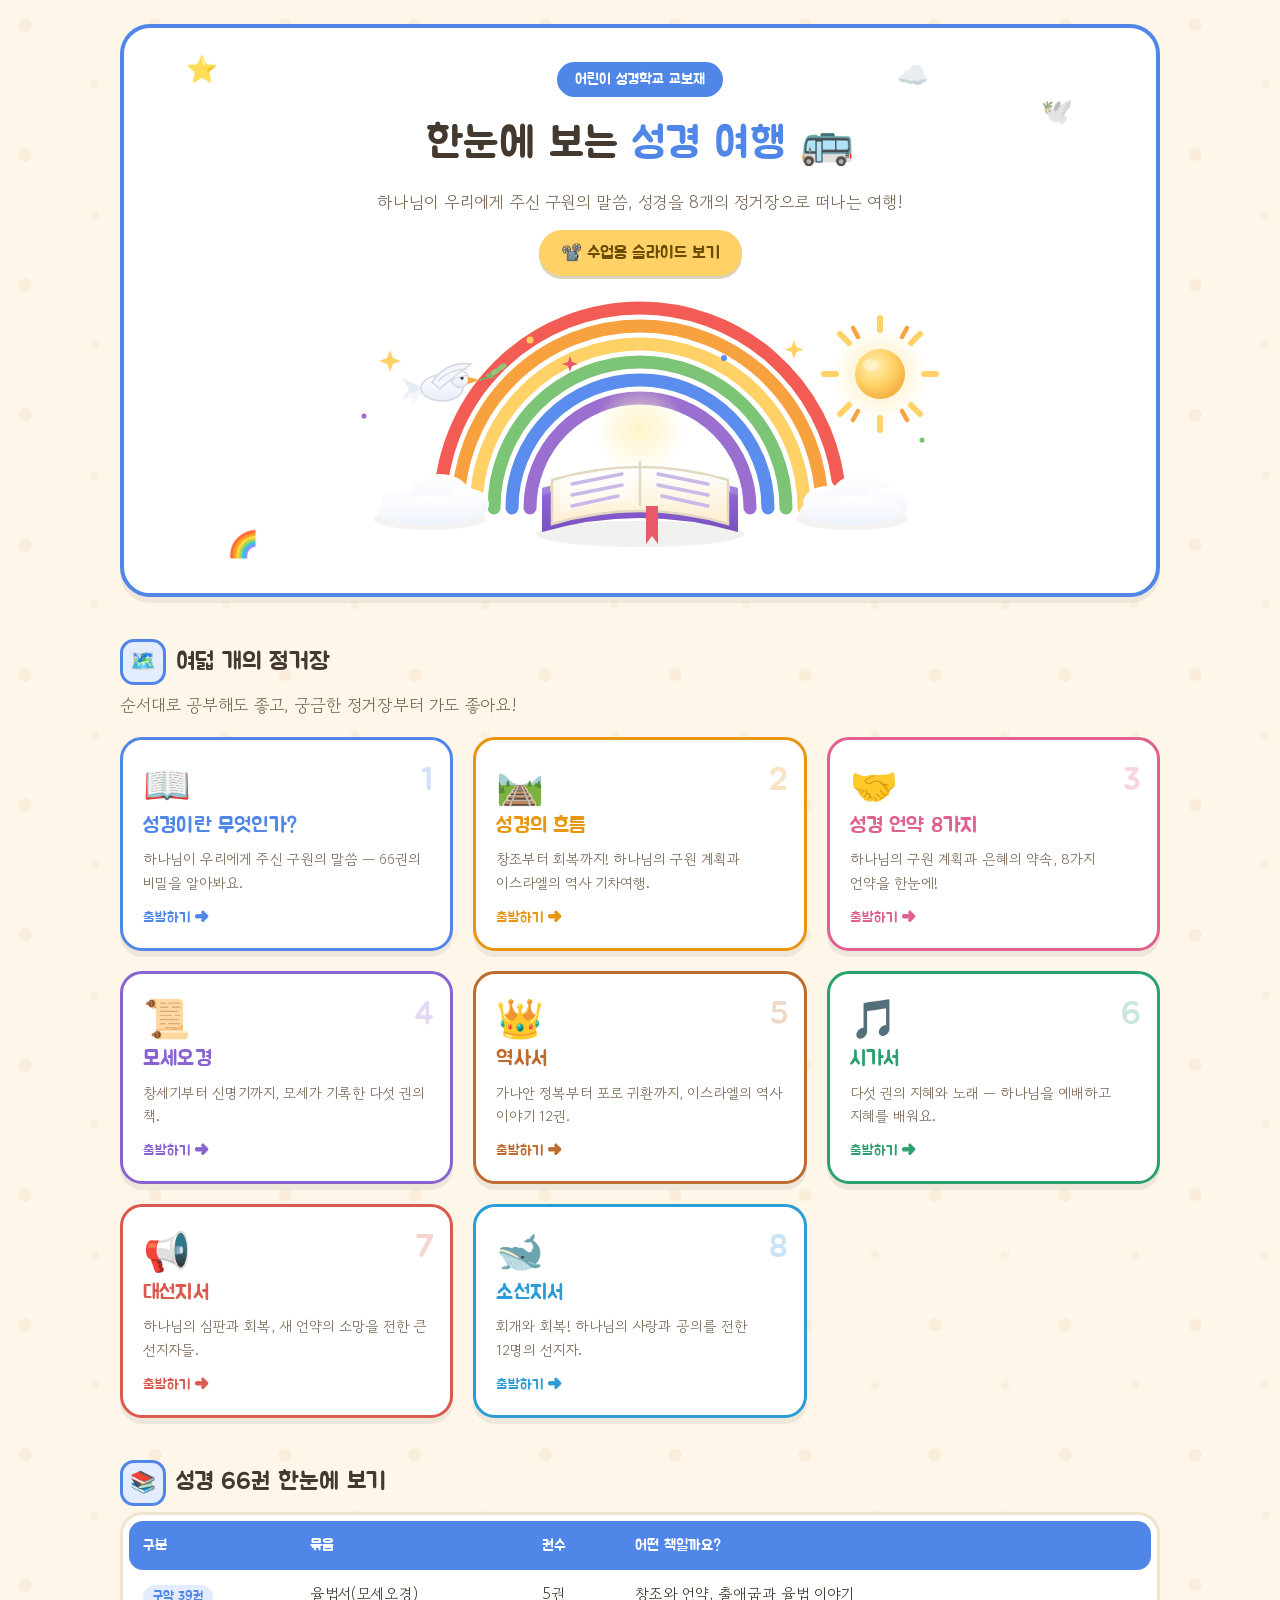
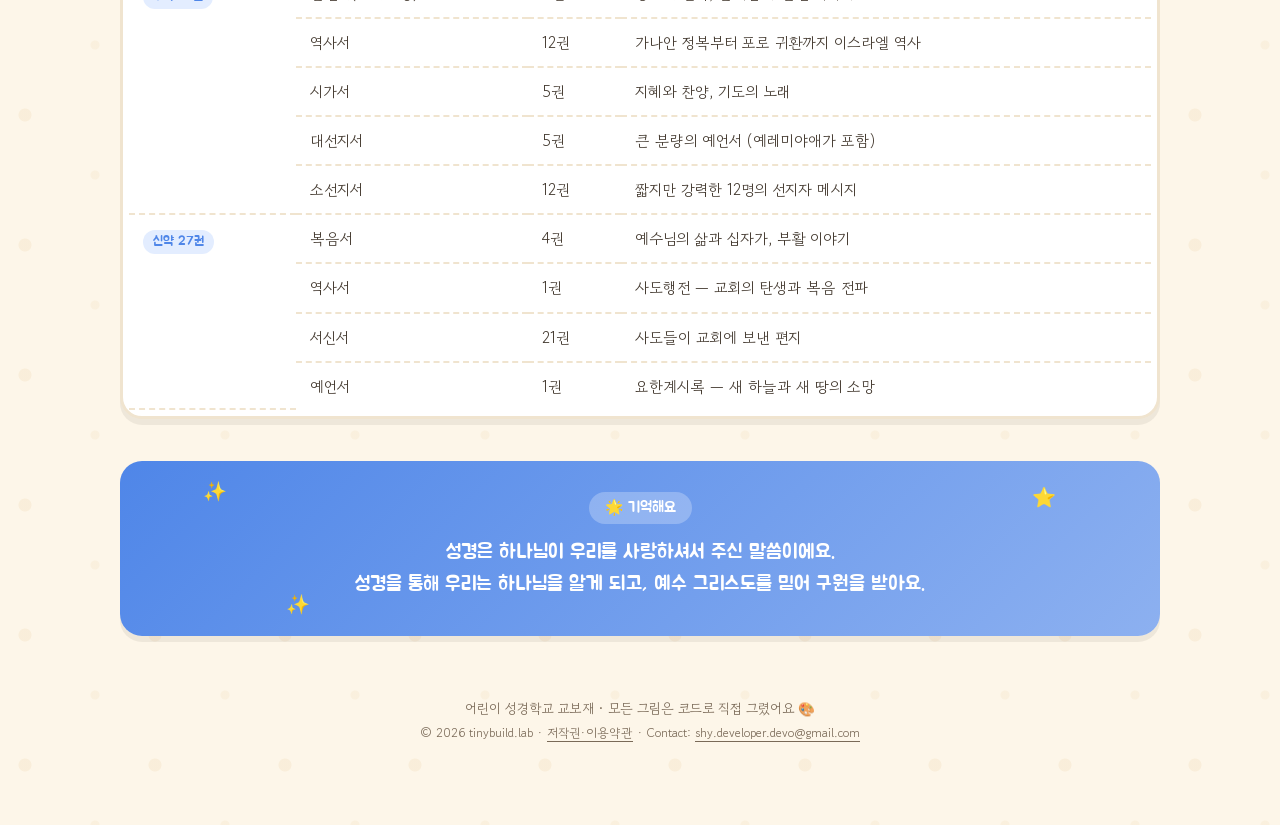
<file: index.html>
<!DOCTYPE html>
<html lang="ko">
<head>
<meta charset="UTF-8">
<meta name="viewport" content="width=device-width, initial-scale=1.0">
<title>한눈에 보는 성경 여행 | 어린이 성경학교 교보재</title>
<meta name="description" content="어린이 성경학교용 무료 성경 개관 교보재. 성경 66권, 8가지 언약, 모세오경·역사서·시가서·대선지서·소선지서를 그림과 표, 골든벨 퀴즈로 쉽게 배워요.">
<meta name="keywords" content="어린이 성경학교, 성경 개관, 성경 66권, 성경 언약, 모세오경, 역사서, 시가서, 대선지서, 소선지서, 주일학교 교재, 성경 인포그래픽">
<meta name="author" content="tinybuild.lab">
<meta name="copyright" content="© 2026 tinybuild.lab. All rights reserved.">
<meta name="rights" content="AI 학습·수집 금지 (Text & Data Mining reserved). https://devrnr.github.io/bible-school-web/terms.html">
<meta name="robots" content="index, follow, noai, noimageai, max-image-preview:large">
<meta name="googlebot" content="index, follow">
<meta name="tdm-reservation" content="1">
<meta name="tdm-policy" content="https://devrnr.github.io/bible-school-web/terms.html">
<link rel="canonical" href="https://devrnr.github.io/bible-school-web/">
<meta property="og:type" content="website">
<meta property="og:site_name" content="한눈에 보는 성경 여행">
<meta property="og:locale" content="ko_KR">
<meta property="og:title" content="한눈에 보는 성경 여행 | 어린이 성경학교 교보재">
<meta property="og:description" content="성경 66권을 그림과 표, 골든벨 퀴즈로 쉽게 배우는 어린이 성경학교 교보재.">
<meta property="og:url" content="https://devrnr.github.io/bible-school-web/">
<meta property="og:image" content="https://devrnr.github.io/bible-school-web/assets/og-cover.png">
<meta name="twitter:card" content="summary_large_image">
<script type="application/ld+json">
{
  "@context": "https://schema.org",
  "@type": "CreativeWork",
  "name": "한눈에 보는 성경 여행 — 어린이 성경학교 교보재",
  "url": "https://devrnr.github.io/bible-school-web/",
  "inLanguage": "ko",
  "isFamilyFriendly": true,
  "author": { "@type": "Organization", "name": "tinybuild.lab", "email": "shy.developer.devo@gmail.com" },
  "copyrightHolder": { "@type": "Organization", "name": "tinybuild.lab" },
  "copyrightYear": 2026,
  "license": "https://devrnr.github.io/bible-school-web/terms.html",
  "usageInfo": "https://devrnr.github.io/bible-school-web/terms.html",
  "creditText": "© 2026 tinybuild.lab",
  "conditionsOfAccess": "AI 학습·수집 금지. 무단 복제·재배포 금지."
}
</script>
<!-- ⓒ 2026 tinybuild.lab · 원본: https://devrnr.github.io/bible-school-web/ · 무단 복제 및 AI 학습/수집 금지 · 문의 shy.developer.devo@gmail.com · canary:tbl-bsw-2026 -->
<link rel="preconnect" href="https://fonts.googleapis.com">
<link href="https://fonts.googleapis.com/css2?family=Jua&family=Gowun+Dodum&display=swap" rel="stylesheet">
<link rel="stylesheet" href="assets/style.css">
</head>
<body data-theme="blue">
<div class="wrap">

  <header class="page-header">
    <span class="floaty" style="top:18px; left:6%;">⭐</span>
    <span class="floaty f2" style="top:60px; right:8%;">🕊️</span>
    <span class="floaty f3" style="bottom:30px; left:10%;">🌈</span>
    <span class="floaty f4" style="top:24px; right:22%;">☁️</span>
    <span class="chapter-badge">어린이 성경학교 교보재</span>
    <h1>한눈에 보는 <span class="hl">성경 여행</span> 🚌</h1>
    <p class="subtitle">하나님이 우리에게 주신 구원의 말씀, 성경을 8개의 정거장으로 떠나는 여행!</p>
    <a class="slide-link" href="slides.html">📽️ 수업용 슬라이드 보기</a>

    <!-- 직접 그린 SVG 일러스트 (저작권 걱정 없음) -->
    <div class="hero-art">
      <svg viewBox="0 -24 640 264" width="640" role="img" aria-label="펼쳐진 성경책 위로 무지개와 비둘기가 있는 그림">
        <defs>
          <radialGradient id="hhSun" cx="38%" cy="34%" r="72%">
            <stop offset="0" stop-color="#fff0b8"/><stop offset="55%" stop-color="#ffd166"/><stop offset="100%" stop-color="#f3a93c"/>
          </radialGradient>
          <radialGradient id="hhSunGlow" cx="50%" cy="50%" r="50%">
            <stop offset="0" stop-color="#ffe9a8" stop-opacity="0.85"/><stop offset="100%" stop-color="#ffe9a8" stop-opacity="0"/>
          </radialGradient>
          <linearGradient id="hhCover" x1="0" y1="0" x2="0" y2="1">
            <stop offset="0" stop-color="#9a72e0"/><stop offset="100%" stop-color="#7850c0"/>
          </linearGradient>
          <linearGradient id="hhPage" x1="0" y1="0" x2="0" y2="1">
            <stop offset="0" stop-color="#ffffff"/><stop offset="100%" stop-color="#fdeecf"/>
          </linearGradient>
          <radialGradient id="hhHalo" cx="50%" cy="50%" r="50%">
            <stop offset="0" stop-color="#fff3c4" stop-opacity="0.95"/><stop offset="100%" stop-color="#fff3c4" stop-opacity="0"/>
          </radialGradient>
          <linearGradient id="hhCloud" x1="0" y1="0" x2="0" y2="1">
            <stop offset="0" stop-color="#ffffff"/><stop offset="100%" stop-color="#eef2fb"/>
          </linearGradient>
          <linearGradient id="hhDove" x1="0" y1="0" x2="0" y2="1">
            <stop offset="0" stop-color="#ffffff"/><stop offset="100%" stop-color="#e7ecf6"/>
          </linearGradient>
          <linearGradient id="hhCross" x1="0" y1="0" x2="0" y2="1">
            <stop offset="0" stop-color="#ffd86b"/><stop offset="100%" stop-color="#e8950f"/>
          </linearGradient>
        </defs>
        <!-- 해 -->
        <g>
          <circle cx="560" cy="56" r="48" fill="url(#hhSunGlow)"/>
          <g class="anim-spin" style="transform-box: fill-box;">
            <g stroke="#ffd166" stroke-width="6" stroke-linecap="round">
              <line x1="560" y1="12" x2="560" y2="0"/><line x1="560" y1="100" x2="560" y2="112"/>
              <line x1="516" y1="56" x2="504" y2="56"/><line x1="604" y1="56" x2="616" y2="56"/>
              <line x1="529" y1="25" x2="520" y2="16"/><line x1="591" y1="87" x2="600" y2="96"/>
              <line x1="529" y1="87" x2="520" y2="96"/><line x1="591" y1="25" x2="600" y2="16"/>
            </g>
            <g stroke="#f8a13f" stroke-width="4.5" stroke-linecap="round">
              <line x1="538" y1="19" x2="533" y2="10"/><line x1="582" y1="19" x2="587" y2="10"/>
              <line x1="538" y1="93" x2="533" y2="102"/><line x1="582" y1="93" x2="587" y2="102"/>
            </g>
          </g>
          <circle cx="560" cy="56" r="25" fill="url(#hhSun)"/>
          <ellipse cx="551" cy="47" rx="8" ry="6" fill="#fff6d8" opacity="0.6"/>
        </g>
        <!-- 무지개 -->
        <g fill="none" stroke-linecap="round">
          <path class="anim-draw" d="M120 190 A 200 200 0 0 1 520 190" stroke="#f25c54" stroke-width="13"/>
          <path class="anim-draw" d="M138 190 A 182 182 0 0 1 502 190" stroke="#f8a13f" stroke-width="13" style="animation-delay:0.5s"/>
          <path class="anim-draw" d="M156 190 A 164 164 0 0 1 484 190" stroke="#ffd166" stroke-width="13" style="animation-delay:0.65s"/>
          <path class="anim-draw" d="M174 190 A 146 146 0 0 1 466 190" stroke="#7cc576" stroke-width="13" style="animation-delay:0.8s"/>
          <path class="anim-draw" d="M192 190 A 128 128 0 0 1 448 190" stroke="#5b8def" stroke-width="13" style="animation-delay:0.95s"/>
          <path class="anim-draw" d="M210 190 A 110 110 0 0 1 430 190" stroke="#9b6fd0" stroke-width="13" style="animation-delay:1.1s"/>
        </g>
        <!-- 구름 -->
        <g>
          <ellipse cx="110" cy="201" rx="56" ry="11" fill="#43392f" opacity="0.06"/>
          <ellipse cx="86" cy="185" rx="25" ry="17" fill="url(#hhCloud)"/>
          <ellipse cx="120" cy="179" rx="31" ry="23" fill="url(#hhCloud)"/>
          <ellipse cx="146" cy="186" rx="23" ry="16" fill="url(#hhCloud)"/>
          <ellipse cx="110" cy="193" rx="52" ry="15" fill="url(#hhCloud)"/>
        </g>
        <g>
          <ellipse cx="532" cy="201" rx="56" ry="11" fill="#43392f" opacity="0.06"/>
          <ellipse cx="508" cy="185" rx="25" ry="17" fill="url(#hhCloud)"/>
          <ellipse cx="542" cy="179" rx="31" ry="23" fill="url(#hhCloud)"/>
          <ellipse cx="566" cy="186" rx="22" ry="16" fill="url(#hhCloud)"/>
          <ellipse cx="532" cy="193" rx="52" ry="15" fill="url(#hhCloud)"/>
        </g>
        <!-- 펼쳐진 성경 -->
        <g class="anim-bob" style="transform-box: fill-box;">
          <ellipse cx="320" cy="216" rx="104" ry="13" fill="#43392f" opacity="0.07"/>
          <!-- 십자가 후광 -->
          <circle cx="320" cy="112" r="46" fill="url(#hhHalo)" class="anim-blink"/>
          <!-- 표지 -->
          <path d="M222 170 Q 320 140 418 170 L 418 214 Q 320 186 222 214 Z" fill="url(#hhCover)"/>
          <path d="M222 170 Q 320 140 418 170 L 418 177 Q 320 148 222 177 Z" fill="#b79ae8" opacity="0.5"/>
          <!-- 페이지 금박 가장자리 -->
          <path d="M230 166 Q 320 138 410 166 L 410 173 Q 320 145 230 173 Z" fill="#f4d98a"/>
          <!-- 펼친 면 -->
          <path d="M232 162 Q 320 136 408 162 L 408 206 Q 320 180 232 206 Z" fill="url(#hhPage)" stroke="#e3d8c2" stroke-width="2.5"/>
          <line x1="320" y1="143" x2="320" y2="188" stroke="#e3d8c2" stroke-width="2.5"/>
          <!-- 왼쪽 면 하이라이트 -->
          <path d="M240 164 Q 296 147 314 153 L 314 184 Q 298 178 240 195 Z" fill="#ffffff" opacity="0.4"/>
          <g stroke="#c9b8e8" stroke-width="3.5" stroke-linecap="round">
            <line x1="252" y1="166" x2="302" y2="156"/><line x1="252" y1="177" x2="302" y2="167"/><line x1="252" y1="188" x2="298" y2="178"/>
            <line x1="338" y1="156" x2="388" y2="166"/><line x1="338" y1="167" x2="388" y2="177"/><line x1="342" y1="178" x2="388" y2="188"/>
          </g>
          <!-- 책갈피 리본 -->
          <path d="M326 188 L 338 188 L 338 226 L 332 218 L 326 226 Z" fill="#e85a6a"/>
          <!-- 십자가 -->
          <g stroke="url(#hhCross)" stroke-width="7.5" stroke-linecap="round">
            <line x1="320" y1="92" x2="320" y2="134"/>
            <line x1="302" y1="108" x2="338" y2="108"/>
          </g>
          <circle cx="320" cy="100" r="3" fill="#fff6d8" opacity="0.85"/>
        </g>
        <!-- 비둘기 -->
        <g class="anim-fly" style="transform-box: fill-box;">
          <!-- 꼬리깃 -->
          <path d="M104 70 L 82 60 L 89 71 L 82 82 Z" fill="#e7ecf6"/>
          <path d="M104 73 L 85 76 L 93 81 L 90 90 Z" fill="#f4f6fb"/>
          <!-- 몸통 -->
          <ellipse cx="122" cy="70" rx="21" ry="13" fill="url(#hhDove)" stroke="#d3d8e4" stroke-width="1.5"/>
          <!-- 머리 -->
          <circle cx="140" cy="61" r="8.5" fill="url(#hhDove)" stroke="#d3d8e4" stroke-width="1.5"/>
          <!-- 부리 -->
          <polygon points="148,59 160,62 148,66" fill="#f5a93c"/>
          <!-- 눈 -->
          <circle cx="142" cy="60" r="1.7" fill="#43392f"/>
          <!-- 날개 -->
          <path d="M112 64 Q 126 43 151 46 Q 132 60 120 71 Z" fill="#f4f6fb" stroke="#d3d8e4" stroke-width="1.5"/>
          <path d="M118 63 Q 130 51 147 51" fill="none" stroke="#d3d8e4" stroke-width="1.4"/>
          <path d="M121 69 Q 133 59 149 57" fill="none" stroke="#d3d8e4" stroke-width="1.2"/>
          <!-- 올리브 가지 -->
          <path d="M160 62 q12 -3 21 -11" fill="none" stroke="#7aa86a" stroke-width="2"/>
          <ellipse cx="175" cy="54" rx="5" ry="2.6" fill="#8fc77a" transform="rotate(-32 175 54)"/>
          <ellipse cx="182" cy="49" rx="5" ry="2.6" fill="#8fc77a" transform="rotate(-32 182 49)"/>
          <ellipse cx="170" cy="58" rx="4" ry="2.2" fill="#7bb968" transform="rotate(18 170 58)"/>
        </g>
        <!-- 반짝임 -->
        <g class="anim-blink">
          <path d="M70 32 l3 8 8 3 -8 3 -3 8 -3 -8 -8 -3 8 -3 Z" fill="#ffd166"/>
          <path d="M474 22 l2.5 7 7 2.5 -7 2.5 -2.5 7 -2.5 -7 -7 -2.5 7 -2.5 Z" fill="#ffd166"/>
          <circle cx="210" cy="22" r="3.5" fill="#ffce5c"/>
          <circle cx="44" cy="98" r="2.6" fill="#9b6fd0"/>
          <circle cx="602" cy="122" r="2.6" fill="#7cc576"/>
        </g>
        <g class="anim-blink" style="animation-delay:1.1s">
          <path d="M250 38 l2 6 6 2 -6 2 -2 6 -2 -6 -6 -2 6 -2 Z" fill="#e85a6a"/>
          <circle cx="404" cy="40" r="3" fill="#5b8def"/>
        </g>
      </svg>
    </div>
  </header>

  <!-- 8개 정거장 -->
  <section class="section reveal">
    <h2 class="section-title"><span class="emoji">🗺️</span>여덟 개의 정거장</h2>
    <p class="section-desc">순서대로 공부해도 좋고, 궁금한 정거장부터 가도 좋아요!</p>
    <nav class="menu-cards">
      <a class="menu-card" href="01-what-is-bible.html" style="--mc:#4f86e8;">
        <span class="mc-num">1</span><span class="mc-ico">📖</span>
        <h3>성경이란 무엇인가?</h3>
        <p>하나님이 우리에게 주신 구원의 말씀 — 66권의 비밀을 알아봐요.</p>
        <span class="mc-go">출발하기 ➜</span>
      </a>
      <a class="menu-card" href="02-bible-flow.html" style="--mc:#e8950f;">
        <span class="mc-num">2</span><span class="mc-ico">🛤️</span>
        <h3>성경의 흐름</h3>
        <p>창조부터 회복까지! 하나님의 구원 계획과 이스라엘의 역사 기차여행.</p>
        <span class="mc-go">출발하기 ➜</span>
      </a>
      <a class="menu-card" href="03-covenants.html" style="--mc:#e0608f;">
        <span class="mc-num">3</span><span class="mc-ico">🤝</span>
        <h3>성경 언약 8가지</h3>
        <p>하나님의 구원 계획과 은혜의 약속, 8가지 언약을 한눈에!</p>
        <span class="mc-go">출발하기 ➜</span>
      </a>
      <a class="menu-card" href="04-pentateuch.html" style="--mc:#8a63d2;">
        <span class="mc-num">4</span><span class="mc-ico">📜</span>
        <h3>모세오경</h3>
        <p>창세기부터 신명기까지, 모세가 기록한 다섯 권의 책.</p>
        <span class="mc-go">출발하기 ➜</span>
      </a>
      <a class="menu-card" href="05-history-books.html" style="--mc:#bd6b2e;">
        <span class="mc-num">5</span><span class="mc-ico">👑</span>
        <h3>역사서</h3>
        <p>가나안 정복부터 포로 귀환까지, 이스라엘의 역사 이야기 12권.</p>
        <span class="mc-go">출발하기 ➜</span>
      </a>
      <a class="menu-card" href="06-wisdom-books.html" style="--mc:#2da06f;">
        <span class="mc-num">6</span><span class="mc-ico">🎵</span>
        <h3>시가서</h3>
        <p>다섯 권의 지혜와 노래 — 하나님을 예배하고 지혜를 배워요.</p>
        <span class="mc-go">출발하기 ➜</span>
      </a>
      <a class="menu-card" href="07-major-prophets.html" style="--mc:#db5a50;">
        <span class="mc-num">7</span><span class="mc-ico">📢</span>
        <h3>대선지서</h3>
        <p>하나님의 심판과 회복, 새 언약의 소망을 전한 큰 선지자들.</p>
        <span class="mc-go">출발하기 ➜</span>
      </a>
      <a class="menu-card" href="08-minor-prophets.html" style="--mc:#2b9cd8;">
        <span class="mc-num">8</span><span class="mc-ico">🐋</span>
        <h3>소선지서</h3>
        <p>회개와 회복! 하나님의 사랑과 공의를 전한 12명의 선지자.</p>
        <span class="mc-go">출발하기 ➜</span>
      </a>
    </nav>
  </section>

  <!-- 성경 한눈에 -->
  <section class="section reveal">
    <h2 class="section-title"><span class="emoji">📚</span>성경 66권 한눈에 보기</h2>
    <div class="table-wrap">
      <table>
        <thead>
          <tr><th>구분</th><th>묶음</th><th>권수</th><th>어떤 책일까요?</th></tr>
        </thead>
        <tbody>
          <tr><td rowspan="5"><span class="chip">구약 39권</span></td><td>율법서(모세오경)</td><td>5권</td><td>창조와 언약, 출애굽과 율법 이야기</td></tr>
          <tr><td>역사서</td><td>12권</td><td>가나안 정복부터 포로 귀환까지 이스라엘 역사</td></tr>
          <tr><td>시가서</td><td>5권</td><td>지혜와 찬양, 기도의 노래</td></tr>
          <tr><td>대선지서</td><td>5권</td><td>큰 분량의 예언서 (예레미야애가 포함)</td></tr>
          <tr><td>소선지서</td><td>12권</td><td>짧지만 강력한 12명의 선지자 메시지</td></tr>
          <tr><td rowspan="4"><span class="chip">신약 27권</span></td><td>복음서</td><td>4권</td><td>예수님의 삶과 십자가, 부활 이야기</td></tr>
          <tr><td>역사서</td><td>1권</td><td>사도행전 — 교회의 탄생과 복음 전파</td></tr>
          <tr><td>서신서</td><td>21권</td><td>사도들이 교회에 보낸 편지</td></tr>
          <tr><td>예언서</td><td>1권</td><td>요한계시록 — 새 하늘과 새 땅의 소망</td></tr>
        </tbody>
      </table>
    </div>
  </section>

  <!-- 기억해요 -->
  <section class="section reveal">
    <div class="verse-banner">
      <span class="spark" style="top:14px; left:8%;">✨</span>
      <span class="spark s2" style="top:20px; right:10%;">⭐</span>
      <span class="spark s3" style="bottom:16px; left:16%;">✨</span>
      <span class="label">🌟 기억해요</span>
      <blockquote>성경은 하나님이 우리를 사랑하셔서 주신 말씀이에요.<br>
      성경을 통해 우리는 하나님을 알게 되고, 예수 그리스도를 믿어 구원을 받아요.</blockquote>
    </div>
  </section>

  <footer class="site-footer">
    어린이 성경학교 교보재 · 모든 그림은 코드로 직접 그렸어요 🎨 <br>
    <span class="copyright">© 2026 tinybuild.lab · <a href="terms.html">저작권·이용약관</a> · Contact: <a href="mailto:shy.developer.devo@gmail.com">shy.developer.devo@gmail.com</a></span>
  </footer>
</div>
<script src="assets/script.js"></script>
</body>
</html>
</file>
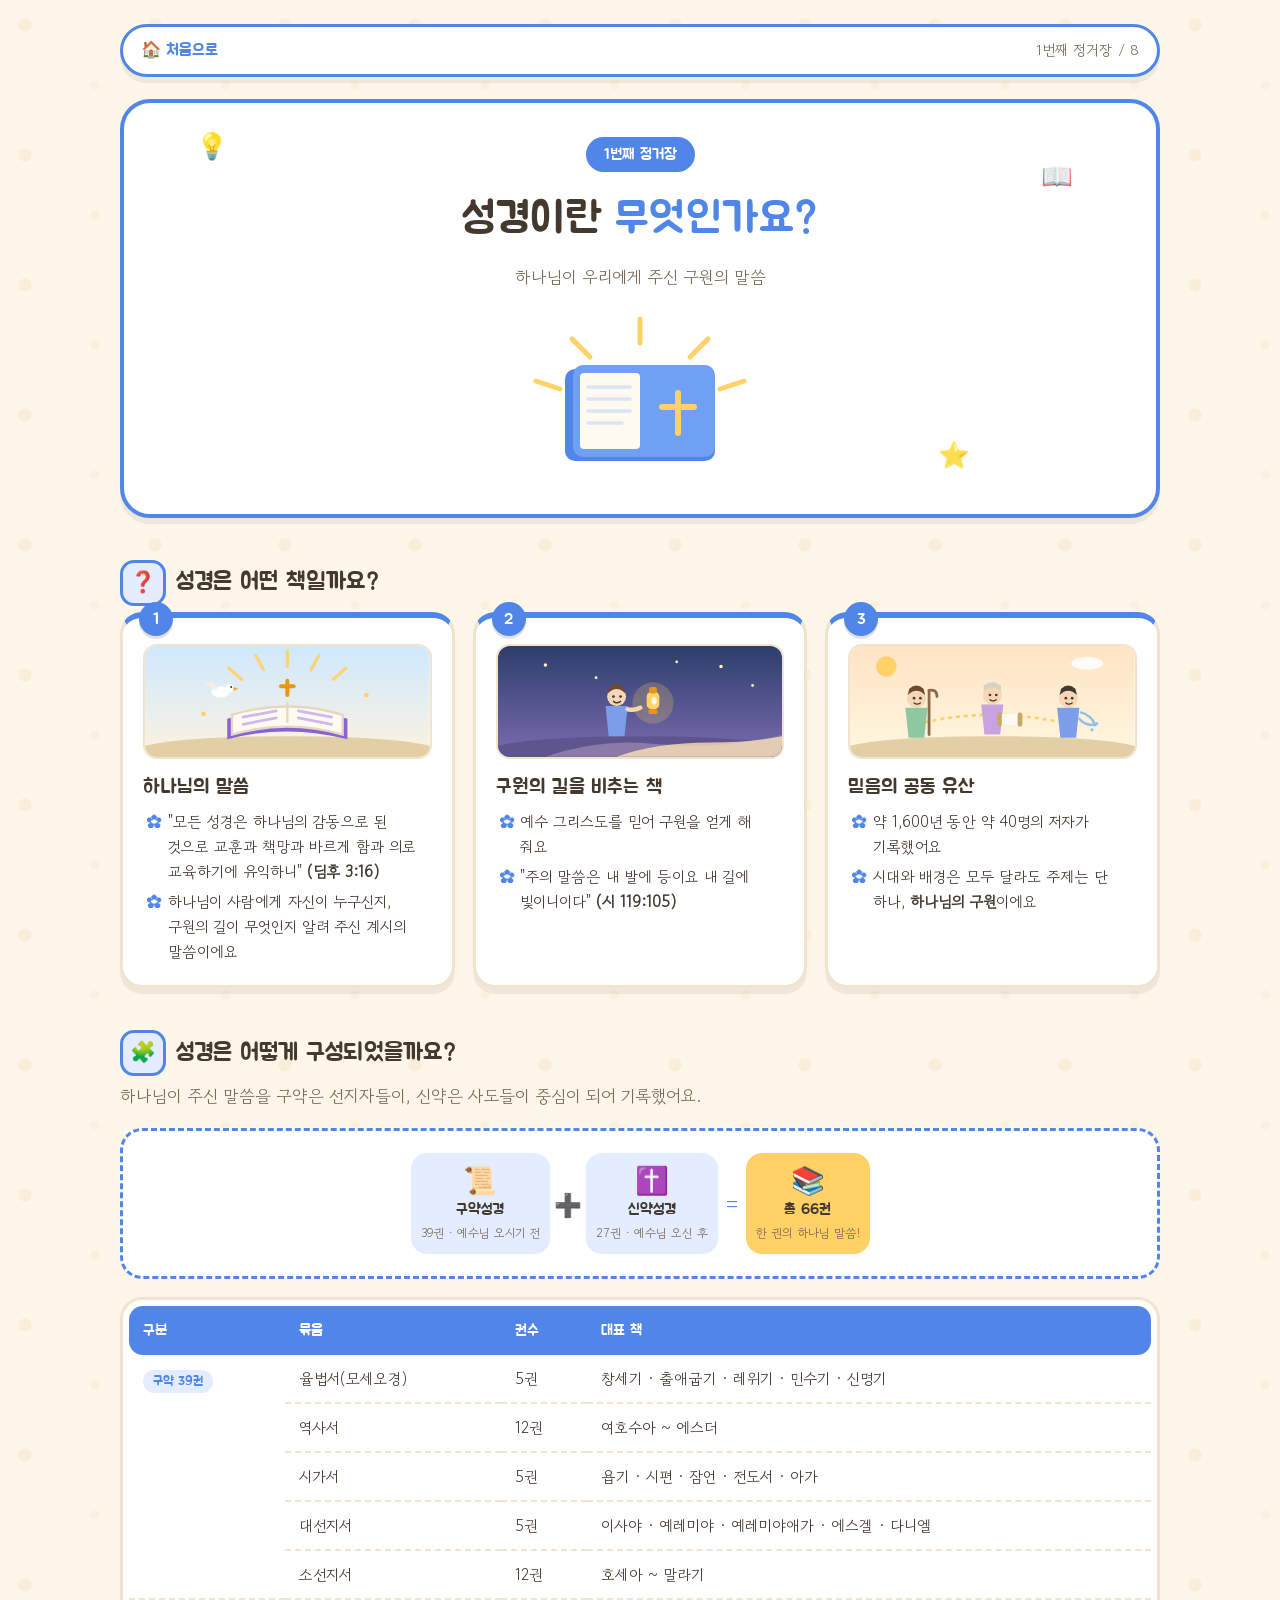
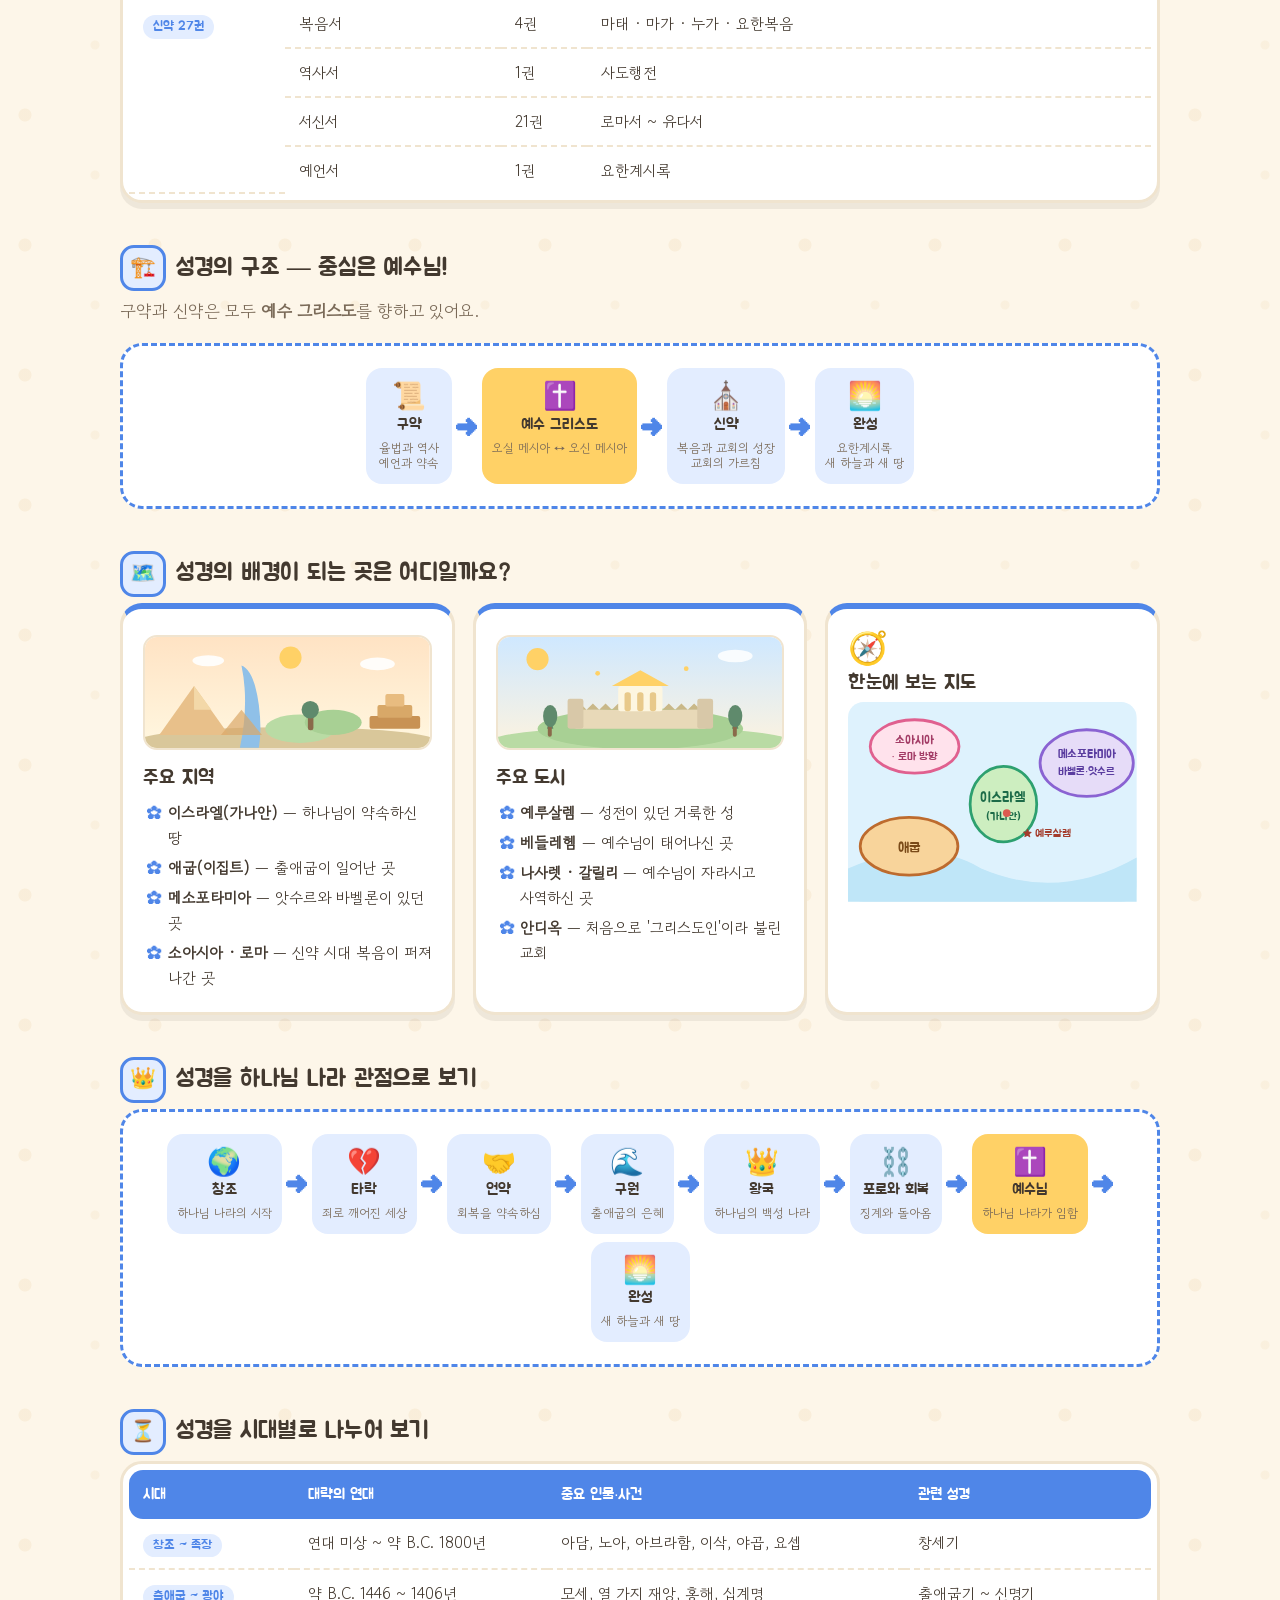
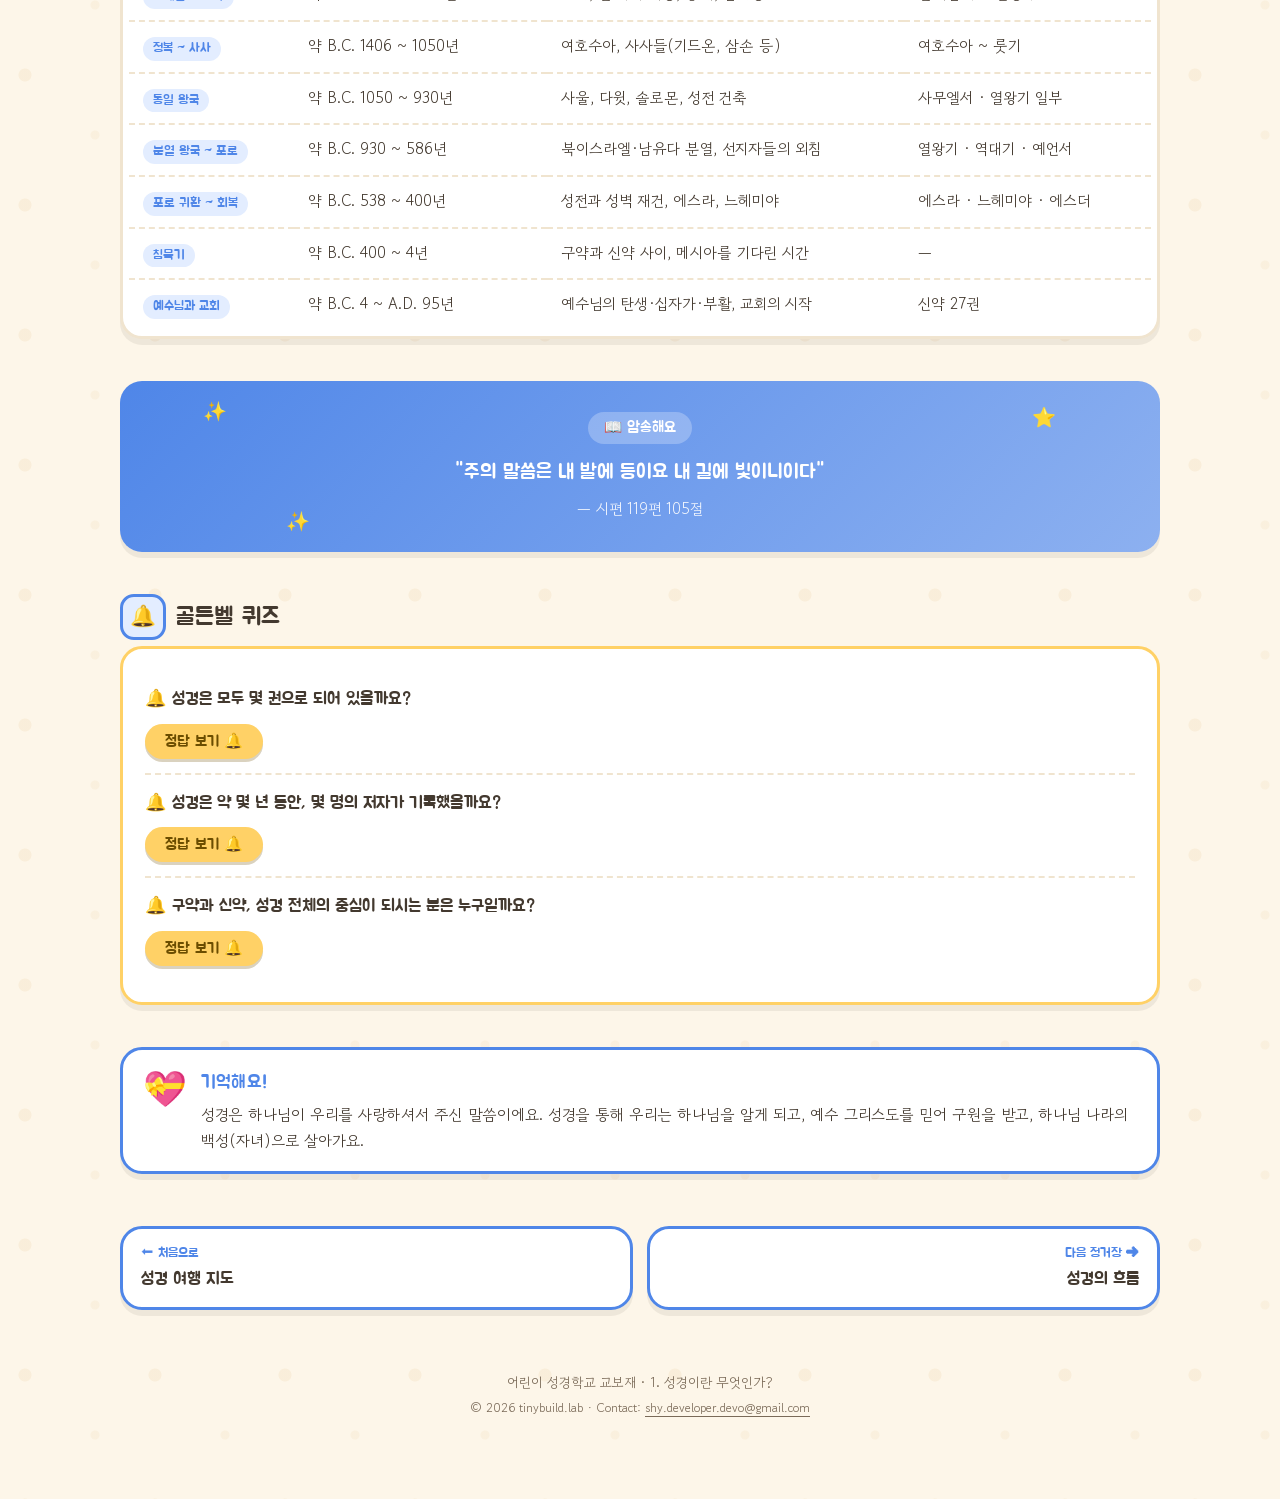
<file: 01-what-is-bible.html>
<!DOCTYPE html>
<html lang="ko">
<head>
<meta charset="UTF-8">
<meta name="viewport" content="width=device-width, initial-scale=1.0">
<title>1. 성경이란 무엇인가? | 한눈에 보는 성경 여행</title>
<meta name="description" content="성경이란 무엇인가? 성경 66권의 구성과 분류, 구조, 배경, 하나님 나라 관점, 시대 흐름을 어린이 눈높이로 정리한 성경학교 교보재.">
<meta name="author" content="tinybuild.lab">
<meta name="copyright" content="© 2026 tinybuild.lab. All rights reserved.">
<meta name="rights" content="AI 학습·수집 금지 (TDM reserved). /terms.html">
<meta name="robots" content="index, follow, noai, noimageai, max-image-preview:large">
<meta name="tdm-reservation" content="1">
<meta name="tdm-policy" content="https://devrnr.github.io/bible-school-web/terms.html">
<link rel="canonical" href="https://devrnr.github.io/bible-school-web/01-what-is-bible.html">
<meta property="og:type" content="article">
<meta property="og:site_name" content="한눈에 보는 성경 여행">
<meta property="og:locale" content="ko_KR">
<meta property="og:title" content="성경이란 무엇인가? | 한눈에 보는 성경 여행">
<meta property="og:description" content="성경 66권의 구성·구조·배경을 어린이 눈높이로 정리.">
<meta property="og:url" content="https://devrnr.github.io/bible-school-web/01-what-is-bible.html">
<meta property="og:image" content="https://devrnr.github.io/bible-school-web/assets/og-cover.png">
<meta name="twitter:card" content="summary_large_image">
<!-- ⓒ 2026 tinybuild.lab · 원본: https://devrnr.github.io/bible-school-web/ · 무단 복제 및 AI 학습/수집 금지 · canary:tbl-bsw-2026 -->
<link rel="preconnect" href="https://fonts.googleapis.com">
<link href="https://fonts.googleapis.com/css2?family=Jua&family=Gowun+Dodum&display=swap" rel="stylesheet">
<link rel="stylesheet" href="assets/style.css">
</head>
<body data-theme="blue">
<div class="wrap">

  <nav class="topbar">
    <a class="home" href="index.html">처음으로</a>
    <span class="where">1번째 정거장 / 8</span>
  </nav>

  <header class="page-header">
    <span class="floaty" style="top:20px; left:7%;">💡</span>
    <span class="floaty f2" style="top:50px; right:8%;">📖</span>
    <span class="floaty f3" style="bottom:40px; right:18%;">⭐</span>
    <span class="chapter-badge">1번째 정거장</span>
    <h1>성경이란 <span class="hl">무엇인가요?</span></h1>
    <p class="subtitle">하나님이 우리에게 주신 구원의 말씀</p>
    <div class="hero-art">
      <svg viewBox="0 0 420 170" width="420" role="img" aria-label="빛이 비치는 성경책 그림">
        <g class="anim-blink" stroke="#ffd166" stroke-width="5" stroke-linecap="round">
          <line x1="210" y1="34" x2="210" y2="10"/>
          <line x1="160" y1="48" x2="142" y2="30"/>
          <line x1="260" y1="48" x2="278" y2="30"/>
          <line x1="130" y1="80" x2="106" y2="72"/>
          <line x1="290" y1="80" x2="314" y2="72"/>
        </g>
        <g class="anim-bob" style="transform-box: fill-box;">
          <rect x="135" y="60" width="150" height="92" rx="10" fill="#4f86e8"/>
          <rect x="143" y="56" width="142" height="92" rx="10" fill="#6fa0f2"/>
          <rect x="150" y="64" width="60" height="76" rx="4" fill="#fffaf0"/>
          <g stroke="#ffd166" stroke-width="6" stroke-linecap="round">
            <line x1="248" y1="84" x2="248" y2="124"/>
            <line x1="232" y1="98" x2="264" y2="98"/>
          </g>
          <g stroke="#d9e4f8" stroke-width="3.5" stroke-linecap="round">
            <line x1="158" y1="78" x2="200" y2="78"/><line x1="158" y1="90" x2="200" y2="90"/>
            <line x1="158" y1="102" x2="200" y2="102"/><line x1="158" y1="114" x2="192" y2="114"/>
          </g>
        </g>
      </svg>
    </div>
  </header>

  <!-- 1. 성경이 무엇인가 -->
  <section class="section reveal">
    <h2 class="section-title"><span class="emoji">❓</span>성경은 어떤 책일까요?</h2>
    <div class="cards">
      <div class="card">
        <span class="card-num">1</span>
        <div class="card-art"><svg viewBox="0 0 360 140" role="img" aria-label="하늘에서 내려오는 빛과 비둘기, 펼쳐진 성경">
          <defs>
            <linearGradient id="b1sky" x1="0" y1="0" x2="0" y2="1"><stop offset="0" stop-color="#cfe8ff"/><stop offset="1" stop-color="#fdf3df"/></linearGradient>
          </defs>
          <rect width="360" height="140" fill="url(#b1sky)"/>
          <g class="anim-blink" stroke="#ffd166" stroke-width="4" stroke-linecap="round" opacity="0.9">
            <line x1="180" y1="6" x2="180" y2="26"/>
            <line x1="140" y1="12" x2="150" y2="30"/><line x1="220" y1="12" x2="210" y2="30"/>
            <line x1="106" y1="28" x2="122" y2="42"/><line x1="254" y1="28" x2="238" y2="42"/>
          </g>
          <ellipse cx="180" cy="132" rx="190" ry="18" fill="#e3cfa6"/>
          <g class="anim-fly" style="transform-box:fill-box;">
            <ellipse cx="96" cy="58" rx="12" ry="7" fill="#fff"/>
            <circle cx="107" cy="53" r="5" fill="#fff"/>
            <polygon points="112,52 118,54 112,57" fill="#f8a13f"/>
            <circle cx="109" cy="52" r="1.3" fill="#43392f"/>
            <path d="M92 53 q-7 -9 -16 -7 q6 8 14 10 Z" fill="#f3efe5"/>
          </g>
          <g class="anim-bob" style="transform-box:fill-box;">
            <path d="M104 92 Q 180 70 256 92 L 256 118 Q 180 98 104 118 Z" fill="#8a63d2"/>
            <path d="M110 87 Q 180 66 250 87 L 250 112 Q 180 92 110 112 Z" fill="#fffaf0" stroke="#e3d8c2" stroke-width="3"/>
            <line x1="180" y1="71" x2="180" y2="97" stroke="#e3d8c2" stroke-width="3"/>
            <g stroke="#cdb9ec" stroke-width="3.5" stroke-linecap="round">
              <line x1="124" y1="90" x2="166" y2="82"/><line x1="124" y1="99" x2="166" y2="91"/>
              <line x1="194" y1="82" x2="236" y2="90"/><line x1="194" y1="91" x2="236" y2="99"/>
            </g>
            <g stroke="#e8950f" stroke-width="5" stroke-linecap="round">
              <line x1="180" y1="44" x2="180" y2="62"/><line x1="172" y1="51" x2="188" y2="51"/>
            </g>
          </g>
          <g class="anim-blink" fill="#ffd166"><circle cx="280" cy="62" r="3"/><circle cx="74" cy="86" r="3"/></g>
        </svg></div>
        <h3>하나님의 말씀</h3>
        <ul>
          <li>"모든 성경은 하나님의 감동으로 된 것으로 교훈과 책망과 바르게 함과 의로 교육하기에 유익하니" <strong>(딤후 3:16)</strong></li>
          <li>하나님이 사람에게 자신이 누구신지, 구원의 길이 무엇인지 알려 주신 계시의 말씀이에요</li>
        </ul>
      </div>
      <div class="card">
        <span class="card-num">2</span>
        <div class="card-art"><svg viewBox="0 0 360 140" role="img" aria-label="밤길에서 등불을 들고 환한 길을 걷는 아이">
          <defs>
            <linearGradient id="b2sky" x1="0" y1="0" x2="0" y2="1"><stop offset="0" stop-color="#2c3e6b"/><stop offset="1" stop-color="#7b6bb0"/></linearGradient>
          </defs>
          <rect width="360" height="140" fill="url(#b2sky)"/>
          <g class="anim-blink" fill="#fff3c4"><circle cx="60" cy="24" r="2.2"/><circle cx="124" cy="40" r="1.8"/><circle cx="282" cy="26" r="2.2"/><circle cx="322" cy="50" r="1.8"/><circle cx="226" cy="20" r="1.8"/></g>
          <ellipse cx="180" cy="132" rx="190" ry="18" fill="#5e548e"/>
          <path d="M60 140 Q 130 116 200 124 Q 280 132 360 112 L 360 140 Z" fill="#8a7aa8"/>
          <path d="M150 140 Q 200 122 268 122 Q 320 122 360 114 L 360 140 Z" fill="#ffe7b8" opacity="0.75"/>
          <g class="anim-sway" style="transform-box:fill-box;">
            <circle cx="150" cy="64" r="12" fill="#f7d6b8"/>
            <path d="M139 60 q11 -11 22 0 l-2 -8 q-9 -8 -18 0 Z" fill="#6b4a2f"/>
            <circle cx="146" cy="64" r="1.7" fill="#43392f"/><circle cx="155" cy="64" r="1.7" fill="#43392f"/>
            <path d="M146 70 q4 3.5 9 0" stroke="#43392f" stroke-width="1.8" fill="none" stroke-linecap="round"/>
            <path d="M136 76 L 164 76 L 160 114 L 140 114 Z" fill="#7c9ee8"/>
            <path d="M164 80 q10 2 16 -2" stroke="#f7d6b8" stroke-width="5.5" stroke-linecap="round" fill="none"/>
          </g>
          <g class="anim-blink">
            <circle cx="196" cy="72" r="26" fill="#ffd166" opacity="0.22"/>
            <rect x="188" y="58" width="16" height="22" rx="6" fill="#ffd166"/>
            <rect x="191" y="52" width="10" height="8" rx="3" fill="#e8950f"/>
            <rect x="190" y="80" width="12" height="6" rx="3" fill="#e8950f"/>
            <path d="M196 64 q-4 6 0 10 q5 1 5 -5 q0 -3 -5 -5 Z" fill="#fff7e0"/>
          </g>
        </svg></div>
        <h3>구원의 길을 비추는 책</h3>
        <ul>
          <li>예수 그리스도를 믿어 구원을 얻게 해 줘요</li>
          <li>"주의 말씀은 내 발에 등이요 내 길에 빛이니이다" <strong>(시 119:105)</strong></li>
        </ul>
      </div>
      <div class="card">
        <span class="card-num">3</span>
        <div class="card-art"><svg viewBox="0 0 360 140" role="img" aria-label="목자, 서기관, 어부 — 시대가 다른 세 저자가 금실로 이어진 모습">
          <defs>
            <linearGradient id="b3sky" x1="0" y1="0" x2="0" y2="1"><stop offset="0" stop-color="#ffe3c4"/><stop offset="1" stop-color="#fff7e0"/></linearGradient>
          </defs>
          <rect width="360" height="140" fill="url(#b3sky)"/>
          <circle cx="46" cy="26" r="13" fill="#ffd166"/>
          <ellipse cx="300" cy="22" rx="20" ry="8" fill="#fff" opacity="0.85"/>
          <ellipse cx="180" cy="132" rx="190" ry="18" fill="#e3cfa6"/>
          <path class="anim-blink" d="M96 96 Q 180 78 264 96" stroke="#ffd166" stroke-width="3.5" fill="none" stroke-linecap="round" stroke-dasharray="2 8"/>
          <g>
            <circle cx="84" cy="66" r="12" fill="#f7d6b8"/>
            <path d="M73 62 q11 -11 22 0 l-2 -8 q-9 -8 -18 0 Z" fill="#6b4a2f"/>
            <circle cx="81" cy="66" r="1.7" fill="#43392f"/><circle cx="89" cy="66" r="1.7" fill="#43392f"/>
            <path d="M81 72 q3.5 3 8 0" stroke="#43392f" stroke-width="1.6" fill="none" stroke-linecap="round"/>
            <path d="M70 78 L 98 78 L 94 116 L 74 116 Z" fill="#8fc7a0"/>
            <path d="M100 56 L 100 112" stroke="#8a6a4a" stroke-width="3.5" stroke-linecap="round"/>
            <path d="M100 56 q10 -2 10 8" stroke="#8a6a4a" stroke-width="3.5" fill="none" stroke-linecap="round"/>
          </g>
          <g>
            <circle cx="180" cy="62" r="12" fill="#f7d6b8"/>
            <path d="M169 58 q11 -11 22 0 l0 -8 q-11 -9 -22 0 Z" fill="#d8d2c4"/>
            <circle cx="177" cy="62" r="1.7" fill="#43392f"/><circle cx="185" cy="62" r="1.7" fill="#43392f"/>
            <path d="M177 68 q3.5 3 8 0" stroke="#43392f" stroke-width="1.6" fill="none" stroke-linecap="round"/>
            <path d="M166 74 L 194 74 L 190 112 L 170 112 Z" fill="#c9a3e0"/>
            <rect x="190" y="86" width="24" height="14" rx="3" fill="#fffaf0"/>
            <rect x="186" y="84" width="6" height="18" rx="3" fill="#c9a86a"/>
            <rect x="212" y="84" width="6" height="18" rx="3" fill="#c9a86a"/>
          </g>
          <g>
            <circle cx="276" cy="66" r="12" fill="#f7d6b8"/>
            <path d="M265 62 q11 -11 22 0 l-2 -8 q-9 -8 -18 0 Z" fill="#43392f"/>
            <circle cx="273" cy="66" r="1.7" fill="#43392f"/><circle cx="281" cy="66" r="1.7" fill="#43392f"/>
            <path d="M273 72 q3.5 3 8 0" stroke="#43392f" stroke-width="1.6" fill="none" stroke-linecap="round"/>
            <path d="M262 78 L 290 78 L 286 116 L 266 116 Z" fill="#7c9ee8"/>
            <path d="M292 84 q14 4 18 16 q-14 0 -20 -8" fill="none" stroke="#8fc0e8" stroke-width="3" stroke-linecap="round"/>
            <circle cx="306" cy="106" r="2" fill="#8fc0e8"/><circle cx="312" cy="98" r="2" fill="#8fc0e8"/>
          </g>
        </svg></div>
        <h3>믿음의 공동 유산</h3>
        <ul>
          <li>약 1,600년 동안 약 40명의 저자가 기록했어요</li>
          <li>시대와 배경은 모두 달라도 주제는 단 하나, <strong>하나님의 구원</strong>이에요</li>
        </ul>
      </div>
    </div>
  </section>

  <!-- 2. 구성 -->
  <section class="section reveal">
    <h2 class="section-title"><span class="emoji">🧩</span>성경은 어떻게 구성되었을까요?</h2>
    <p class="section-desc">하나님이 주신 말씀을 구약은 선지자들이, 신약은 사도들이 중심이 되어 기록했어요.</p>
    <div class="flow" style="margin-bottom:18px;">
      <div class="flow-step"><span class="ico">📜</span><span class="label">구약성경</span><span class="sub">39권 · 예수님 오시기 전</span></div>
      <span class="flow-arrow">➕</span>
      <div class="flow-step"><span class="ico">✝️</span><span class="label">신약성경</span><span class="sub">27권 · 예수님 오신 후</span></div>
      <span class="flow-arrow">＝</span>
      <div class="flow-step" style="background:var(--yellow);"><span class="ico">📚</span><span class="label">총 66권</span><span class="sub">한 권의 하나님 말씀!</span></div>
    </div>
    <div class="table-wrap">
      <table>
        <thead>
          <tr><th>구분</th><th>묶음</th><th>권수</th><th>대표 책</th></tr>
        </thead>
        <tbody>
          <tr><td rowspan="5"><span class="chip">구약 39권</span></td><td>율법서(모세오경)</td><td>5권</td><td>창세기 · 출애굽기 · 레위기 · 민수기 · 신명기</td></tr>
          <tr><td>역사서</td><td>12권</td><td>여호수아 ~ 에스더</td></tr>
          <tr><td>시가서</td><td>5권</td><td>욥기 · 시편 · 잠언 · 전도서 · 아가</td></tr>
          <tr><td>대선지서</td><td>5권</td><td>이사야 · 예레미야 · 예레미야애가 · 에스겔 · 다니엘</td></tr>
          <tr><td>소선지서</td><td>12권</td><td>호세아 ~ 말라기</td></tr>
          <tr><td rowspan="4"><span class="chip">신약 27권</span></td><td>복음서</td><td>4권</td><td>마태 · 마가 · 누가 · 요한복음</td></tr>
          <tr><td>역사서</td><td>1권</td><td>사도행전</td></tr>
          <tr><td>서신서</td><td>21권</td><td>로마서 ~ 유다서</td></tr>
          <tr><td>예언서</td><td>1권</td><td>요한계시록</td></tr>
        </tbody>
      </table>
    </div>
  </section>

  <!-- 3. 구조 -->
  <section class="section reveal">
    <h2 class="section-title"><span class="emoji">🏗️</span>성경의 구조 — 중심은 예수님!</h2>
    <p class="section-desc">구약과 신약은 모두 <strong>예수 그리스도</strong>를 향하고 있어요.</p>
    <div class="flow">
      <div class="flow-step"><span class="ico">📜</span><span class="label">구약</span><span class="sub">율법과 역사<br>예언과 약속</span></div>
      <span class="flow-arrow">➜</span>
      <div class="flow-step" style="background:var(--yellow);"><span class="ico">✝️</span><span class="label">예수 그리스도</span><span class="sub">오실 메시아 ↔ 오신 메시아</span></div>
      <span class="flow-arrow">➜</span>
      <div class="flow-step"><span class="ico">⛪</span><span class="label">신약</span><span class="sub">복음과 교회의 성장<br>교회의 가르침</span></div>
      <span class="flow-arrow">➜</span>
      <div class="flow-step"><span class="ico">🌅</span><span class="label">완성</span><span class="sub">요한계시록<br>새 하늘과 새 땅</span></div>
    </div>
  </section>

  <!-- 4. 배경 지역 -->
  <section class="section reveal">
    <h2 class="section-title"><span class="emoji">🗺️</span>성경의 배경이 되는 곳은 어디일까요?</h2>
    <div class="cards">
      <div class="card">
        <div class="card-art"><svg viewBox="0 0 360 140" role="img" aria-label="피라미드와 강, 푸른 언덕과 지구라트가 보이는 성경 배경 풍경">
          <defs>
            <linearGradient id="b4sky" x1="0" y1="0" x2="0" y2="1"><stop offset="0" stop-color="#ffe3c4"/><stop offset="1" stop-color="#fff7e0"/></linearGradient>
          </defs>
          <rect width="360" height="140" fill="url(#b4sky)"/>
          <circle cx="184" cy="26" r="14" fill="#ffd166"/>
          <ellipse cx="180" cy="132" rx="190" ry="18" fill="#d9c79a"/>
          <path d="M120 140 Q 132 84 122 36 q16 6 22 50 q4 32 0 54 Z" fill="#8fc0e8"/>
          <g>
            <path d="M18 124 L 62 62 L 106 124 Z" fill="#e8c08a"/>
            <path d="M62 62 L 84 92 L 62 92 Z" fill="#f3d8a8"/>
            <path d="M96 124 L 122 92 L 148 124 Z" fill="#dba86a" opacity="0.7"/>
          </g>
          <g fill="#b9dba4">
            <ellipse cx="196" cy="116" rx="44" ry="18"/>
            <ellipse cx="238" cy="108" rx="36" ry="16" fill="#a8d094"/>
          </g>
          <g>
            <rect x="284" y="100" width="64" height="16" rx="2.5" fill="#c89254"/>
            <rect x="294" y="86" width="44" height="16" rx="2.5" fill="#d8a868"/>
            <rect x="304" y="72" width="24" height="16" rx="2.5" fill="#e8bc80"/>
          </g>
          <rect x="206" y="98" width="7" height="20" rx="3" fill="#8a6a4a"/>
          <circle cx="209" cy="92" r="11" fill="#5f8a6c"/>
          <g class="anim-blink" fill="#fff" opacity="0.9"><ellipse cx="80" cy="30" rx="20" ry="7"/><ellipse cx="294" cy="34" rx="22" ry="8"/></g>
        </svg></div>
        <h3>주요 지역</h3>
        <ul>
          <li><strong>이스라엘(가나안)</strong> — 하나님이 약속하신 땅</li>
          <li><strong>애굽(이집트)</strong> — 출애굽이 일어난 곳</li>
          <li><strong>메소포타미아</strong> — 앗수르와 바벨론이 있던 곳</li>
          <li><strong>소아시아 · 로마</strong> — 신약 시대 복음이 퍼져 나간 곳</li>
        </ul>
      </div>
      <div class="card">
        <div class="card-art"><svg viewBox="0 0 360 140" role="img" aria-label="언덕 위 성벽으로 둘러싸인 예루살렘과 금빛 지붕 성전">
          <defs>
            <linearGradient id="b5sky" x1="0" y1="0" x2="0" y2="1"><stop offset="0" stop-color="#cfe8ff"/><stop offset="1" stop-color="#fdf3df"/></linearGradient>
          </defs>
          <rect width="360" height="140" fill="url(#b5sky)"/>
          <circle cx="50" cy="28" r="14" fill="#ffd166"/>
          <ellipse cx="300" cy="24" rx="22" ry="8" fill="#fff" opacity="0.85"/>
          <ellipse cx="180" cy="132" rx="190" ry="18" fill="#b9dba4"/>
          <ellipse cx="180" cy="116" rx="130" ry="26" fill="#a8d094"/>
          <g>
            <rect x="96" y="92" width="168" height="24" rx="3" fill="#e8d9b8"/>
            <path d="M96 92 l8 -8 8 8 8 -8 8 8 8 -8 8 8 8 -8 8 8 8 -8 8 8 8 -8 8 8 8 -8 8 8 8 -8 8 8 8 -8 8 8 8 -8 8 8 8 -8 8 8 Z" fill="#c9b888"/>
            <rect x="88" y="78" width="20" height="38" rx="3" fill="#d8c8a8"/>
            <rect x="252" y="78" width="20" height="38" rx="3" fill="#d8c8a8"/>
          </g>
          <g class="anim-bob" style="transform-box:fill-box;">
            <rect x="152" y="62" width="56" height="32" rx="3" fill="#fdf6e0"/>
            <path d="M144 62 L 180 42 L 216 62 Z" fill="#ffd166"/>
            <rect x="160" y="70" width="8" height="24" rx="3.5" fill="#e8c98a"/>
            <rect x="176" y="70" width="8" height="24" rx="3.5" fill="#e8c98a"/>
            <rect x="192" y="70" width="8" height="24" rx="3.5" fill="#e8c98a"/>
          </g>
          <g fill="#5f8a6c">
            <path d="M62 116 q4 -22 8 0 Z M70 96 q-4 8 -8 0 q4 -16 8 0 Z" />
            <path d="M296 116 q4 -22 8 0 Z"/>
          </g>
          <rect x="63" y="112" width="5" height="14" rx="2.5" fill="#8a6a4a"/>
          <rect x="297" y="112" width="5" height="14" rx="2.5" fill="#8a6a4a"/>
          <ellipse cx="66" cy="100" rx="9" ry="14" fill="#5f8a6c"/>
          <ellipse cx="300" cy="100" rx="9" ry="14" fill="#5f8a6c"/>
          <g class="anim-blink" fill="#ffd166"><circle cx="126" cy="46" r="3"/><circle cx="238" cy="40" r="3"/></g>
        </svg></div>
        <h3>주요 도시</h3>
        <ul>
          <li><strong>예루살렘</strong> — 성전이 있던 거룩한 성</li>
          <li><strong>베들레헴</strong> — 예수님이 태어나신 곳</li>
          <li><strong>나사렛 · 갈릴리</strong> — 예수님이 자라시고 사역하신 곳</li>
          <li><strong>안디옥</strong> — 처음으로 '그리스도인'이라 불린 교회</li>
        </ul>
      </div>
      <div class="card">
        <div class="card-icon">🧭</div>
        <h3>한눈에 보는 지도</h3>
        <svg viewBox="0 0 260 180" width="100%" role="img" aria-label="성경 배경 지역 약도">
          <rect x="0" y="0" width="260" height="180" rx="14" fill="#def2fd"/>
          <path d="M0 150 Q 70 120 120 150 Q 190 180 260 140 L 260 180 L 0 180 Z" fill="#bfe6f8"/>
          <ellipse cx="55" cy="130" rx="44" ry="26" fill="#f8d49b" stroke="#bd6b2e" stroke-width="2.5"/>
          <text x="55" y="135" text-anchor="middle" font-size="13" font-family="Jua" fill="#7a4a18">애굽</text>
          <ellipse cx="140" cy="92" rx="30" ry="34" fill="#cdeec0" stroke="#2da06f" stroke-width="2.5"/>
          <text x="140" y="90" text-anchor="middle" font-size="13" font-family="Jua" fill="#1c6b48">이스라엘</text>
          <text x="140" y="106" text-anchor="middle" font-size="10" font-family="Jua" fill="#1c6b48">(가나안)</text>
          <ellipse cx="215" cy="55" rx="42" ry="30" fill="#e6dcf8" stroke="#8a63d2" stroke-width="2.5"/>
          <text x="215" y="50" text-anchor="middle" font-size="11" font-family="Jua" fill="#5b3da0">메소포타미아</text>
          <text x="215" y="66" text-anchor="middle" font-size="10" font-family="Jua" fill="#5b3da0">바벨론·앗수르</text>
          <ellipse cx="60" cy="40" rx="40" ry="24" fill="#ffe2ec" stroke="#e0608f" stroke-width="2.5"/>
          <text x="60" y="38" text-anchor="middle" font-size="11" font-family="Jua" fill="#a33c66">소아시아</text>
          <text x="60" y="52" text-anchor="middle" font-size="10" font-family="Jua" fill="#a33c66">· 로마 방향</text>
          <circle cx="143" cy="100" r="3.5" fill="#db5a50" class="anim-blink"/>
          <text x="158" y="122" font-size="10" font-family="Jua" fill="#a33c2c">★ 예루살렘</text>
        </svg>
      </div>
    </div>
  </section>

  <!-- 5. 하나님 나라 관점 -->
  <section class="section reveal">
    <h2 class="section-title"><span class="emoji">👑</span>성경을 하나님 나라 관점으로 보기</h2>
    <div class="flow">
      <div class="flow-step"><span class="ico">🌍</span><span class="label">창조</span><span class="sub">하나님 나라의 시작</span></div>
      <span class="flow-arrow">➜</span>
      <div class="flow-step"><span class="ico">💔</span><span class="label">타락</span><span class="sub">죄로 깨어진 세상</span></div>
      <span class="flow-arrow">➜</span>
      <div class="flow-step"><span class="ico">🤝</span><span class="label">언약</span><span class="sub">회복을 약속하심</span></div>
      <span class="flow-arrow">➜</span>
      <div class="flow-step"><span class="ico">🌊</span><span class="label">구원</span><span class="sub">출애굽의 은혜</span></div>
      <span class="flow-arrow">➜</span>
      <div class="flow-step"><span class="ico">👑</span><span class="label">왕국</span><span class="sub">하나님의 백성 나라</span></div>
      <span class="flow-arrow">➜</span>
      <div class="flow-step"><span class="ico">⛓️</span><span class="label">포로와 회복</span><span class="sub">징계와 돌아옴</span></div>
      <span class="flow-arrow">➜</span>
      <div class="flow-step" style="background:var(--yellow);"><span class="ico">✝️</span><span class="label">예수님</span><span class="sub">하나님 나라가 임함</span></div>
      <span class="flow-arrow">➜</span>
      <div class="flow-step"><span class="ico">🌅</span><span class="label">완성</span><span class="sub">새 하늘과 새 땅</span></div>
    </div>
  </section>

  <!-- 6. 시대별 보기 -->
  <section class="section reveal">
    <h2 class="section-title"><span class="emoji">⏳</span>성경을 시대별로 나누어 보기</h2>
    <div class="table-wrap">
      <table>
        <thead>
          <tr><th>시대</th><th>대략의 연대</th><th>중요 인물·사건</th><th>관련 성경</th></tr>
        </thead>
        <tbody>
          <tr><td><span class="chip">창조 ~ 족장</span></td><td>연대 미상 ~ 약 B.C. 1800년</td><td>아담, 노아, 아브라함, 이삭, 야곱, 요셉</td><td>창세기</td></tr>
          <tr><td><span class="chip">출애굽 ~ 광야</span></td><td>약 B.C. 1446 ~ 1406년</td><td>모세, 열 가지 재앙, 홍해, 십계명</td><td>출애굽기 ~ 신명기</td></tr>
          <tr><td><span class="chip">정복 ~ 사사</span></td><td>약 B.C. 1406 ~ 1050년</td><td>여호수아, 사사들(기드온, 삼손 등)</td><td>여호수아 ~ 룻기</td></tr>
          <tr><td><span class="chip">통일 왕국</span></td><td>약 B.C. 1050 ~ 930년</td><td>사울, 다윗, 솔로몬, 성전 건축</td><td>사무엘서 · 열왕기 일부</td></tr>
          <tr><td><span class="chip">분열 왕국 ~ 포로</span></td><td>약 B.C. 930 ~ 586년</td><td>북이스라엘·남유다 분열, 선지자들의 외침</td><td>열왕기 · 역대기 · 예언서</td></tr>
          <tr><td><span class="chip">포로 귀환 ~ 회복</span></td><td>약 B.C. 538 ~ 400년</td><td>성전과 성벽 재건, 에스라, 느헤미야</td><td>에스라 · 느헤미야 · 에스더</td></tr>
          <tr><td><span class="chip">침묵기</span></td><td>약 B.C. 400 ~ 4년</td><td>구약과 신약 사이, 메시아를 기다린 시간</td><td>—</td></tr>
          <tr><td><span class="chip">예수님과 교회</span></td><td>약 B.C. 4 ~ A.D. 95년</td><td>예수님의 탄생·십자가·부활, 교회의 시작</td><td>신약 27권</td></tr>
        </tbody>
      </table>
    </div>
  </section>

  <!-- 암송 -->
  <section class="section reveal">
    <div class="verse-banner">
      <span class="spark" style="top:14px; left:8%;">✨</span>
      <span class="spark s2" style="top:20px; right:10%;">⭐</span>
      <span class="spark s3" style="bottom:16px; left:16%;">✨</span>
      <span class="label">📖 암송해요</span>
      <blockquote>"주의 말씀은 내 발에 등이요 내 길에 빛이니이다"</blockquote>
      <cite>— 시편 119편 105절</cite>
    </div>
  </section>

  <!-- 퀴즈 -->
  <section class="section reveal">
    <h2 class="section-title"><span class="emoji">🔔</span>골든벨 퀴즈</h2>
    <div class="quiz">
      <div class="quiz-item">
        <p class="quiz-q">성경은 모두 몇 권으로 되어 있을까요?</p>
        <button class="quiz-toggle" type="button">정답 보기 🔔</button>
        <div class="quiz-a">구약 39권 + 신약 27권 = <strong>모두 66권</strong>이에요!</div>
      </div>
      <div class="quiz-item">
        <p class="quiz-q">성경은 약 몇 년 동안, 몇 명의 저자가 기록했을까요?</p>
        <button class="quiz-toggle" type="button">정답 보기 🔔</button>
        <div class="quiz-a">약 <strong>1,600년</strong> 동안 약 <strong>40명</strong>의 저자가 기록했어요. 그런데 주제는 단 하나, 하나님의 구원이에요!</div>
      </div>
      <div class="quiz-item">
        <p class="quiz-q">구약과 신약, 성경 전체의 중심이 되시는 분은 누구일까요?</p>
        <button class="quiz-toggle" type="button">정답 보기 🔔</button>
        <div class="quiz-a"><strong>예수 그리스도</strong>! 구약은 오실 예수님을 약속하고, 신약은 오신 예수님을 전해요.</div>
      </div>
    </div>
  </section>

  <!-- 기억해요 -->
  <section class="section reveal">
    <div class="point-box">
      <span class="big-ico">💝</span>
      <div>
        <h3>기억해요!</h3>
        <p>성경은 하나님이 우리를 사랑하셔서 주신 말씀이에요. 성경을 통해 우리는 하나님을 알게 되고,
        예수 그리스도를 믿어 구원을 받고, 하나님 나라의 백성(자녀)으로 살아가요.</p>
      </div>
    </div>
  </section>

  <nav class="page-nav">
    <a class="prev" href="index.html"><span class="dir">⬅ 처음으로</span>성경 여행 지도</a>
    <a class="next" href="02-bible-flow.html"><span class="dir">다음 정거장 ➜</span>성경의 흐름</a>
  </nav>

  <footer class="site-footer">
    어린이 성경학교 교보재 · 1. 성경이란 무엇인가?<br>
    <span class="copyright">© 2026 tinybuild.lab · Contact: <a href="mailto:shy.developer.devo@gmail.com">shy.developer.devo@gmail.com</a></span>
  </footer>
</div>
<script src="assets/script.js"></script>
</body>
</html>
</file>
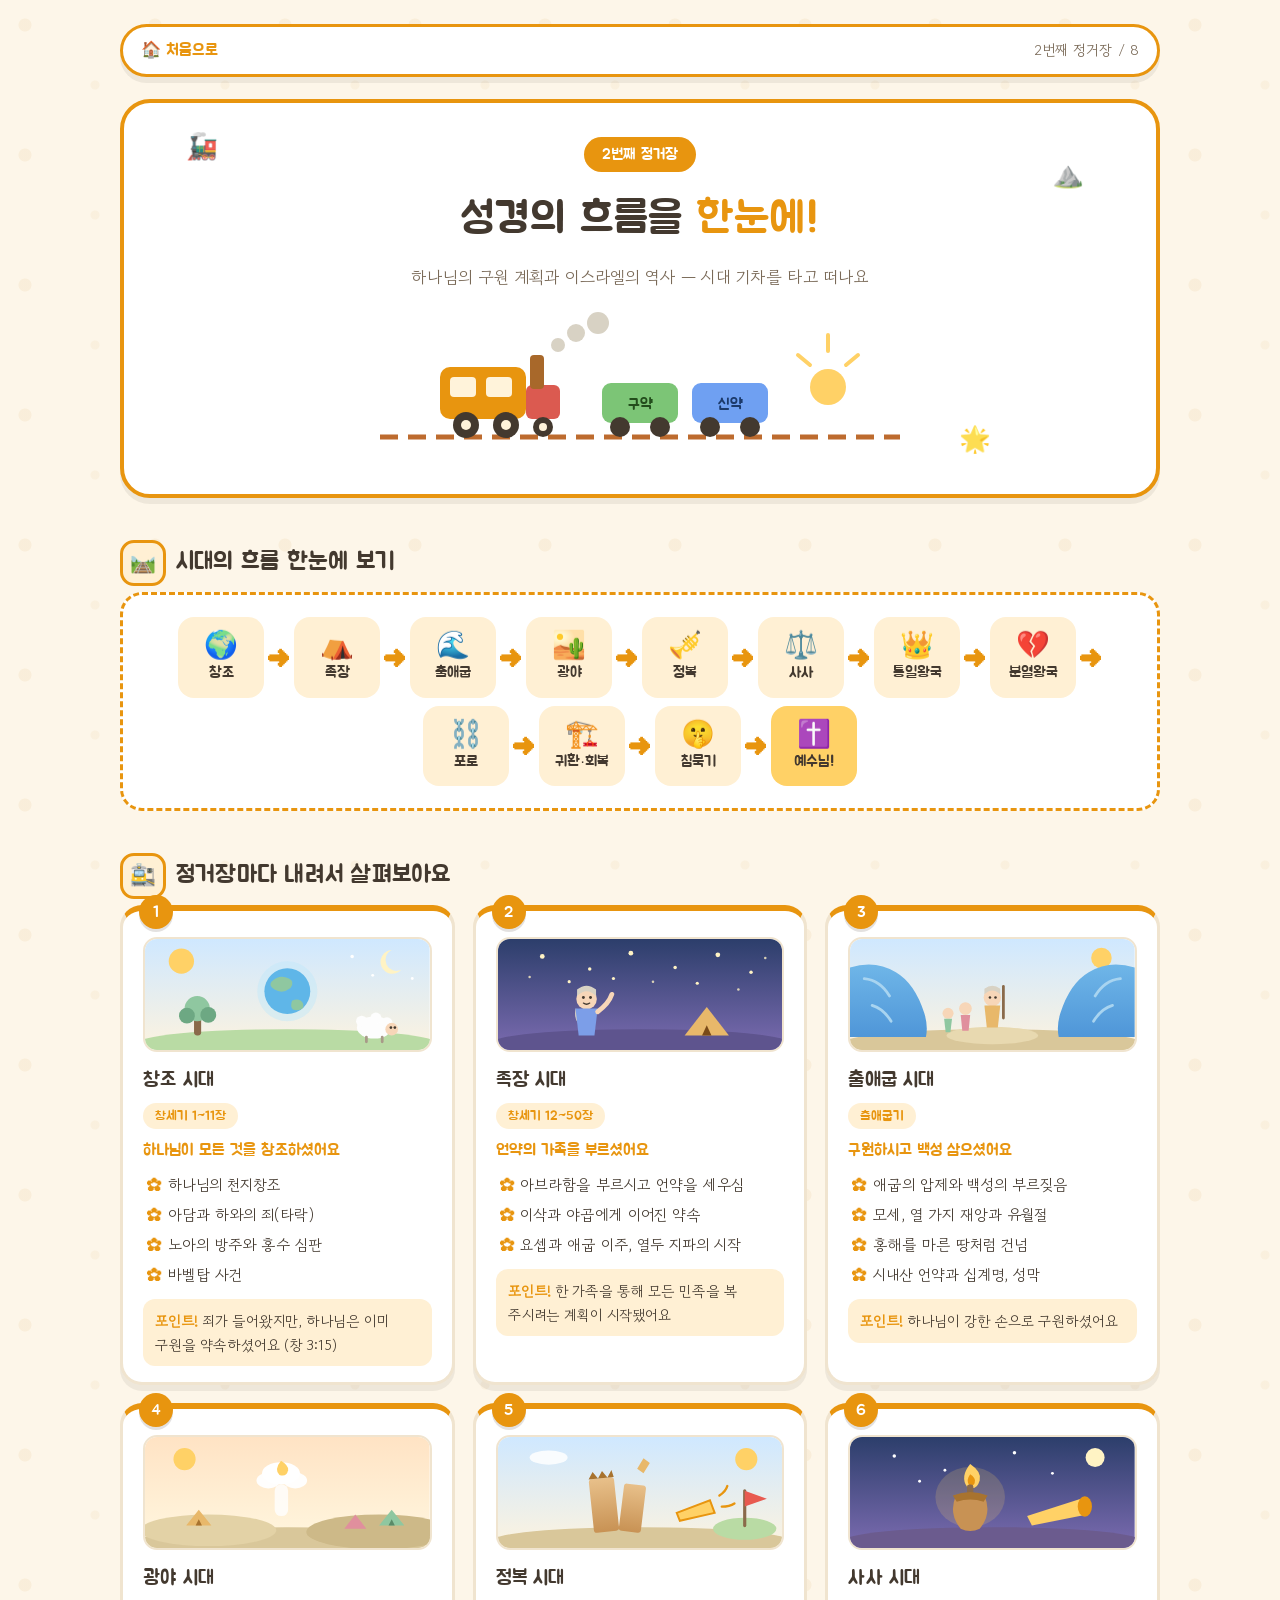
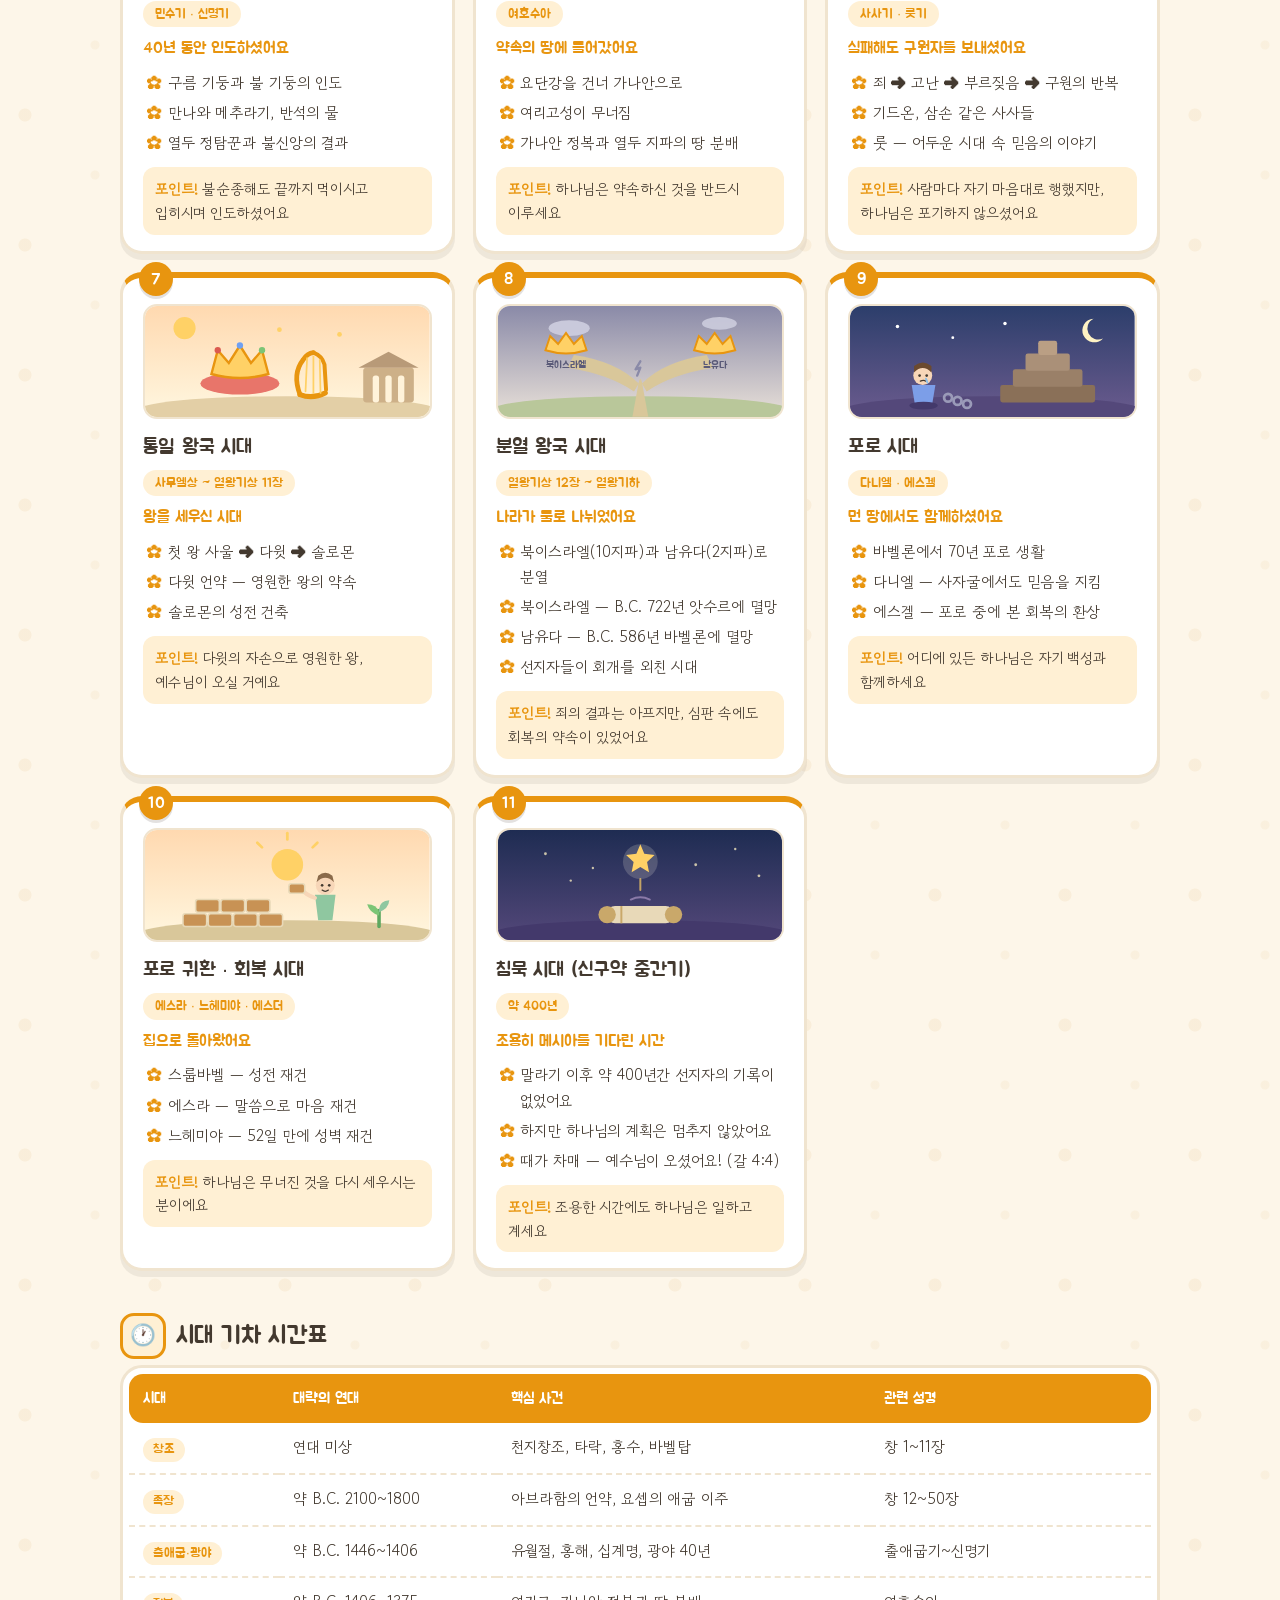
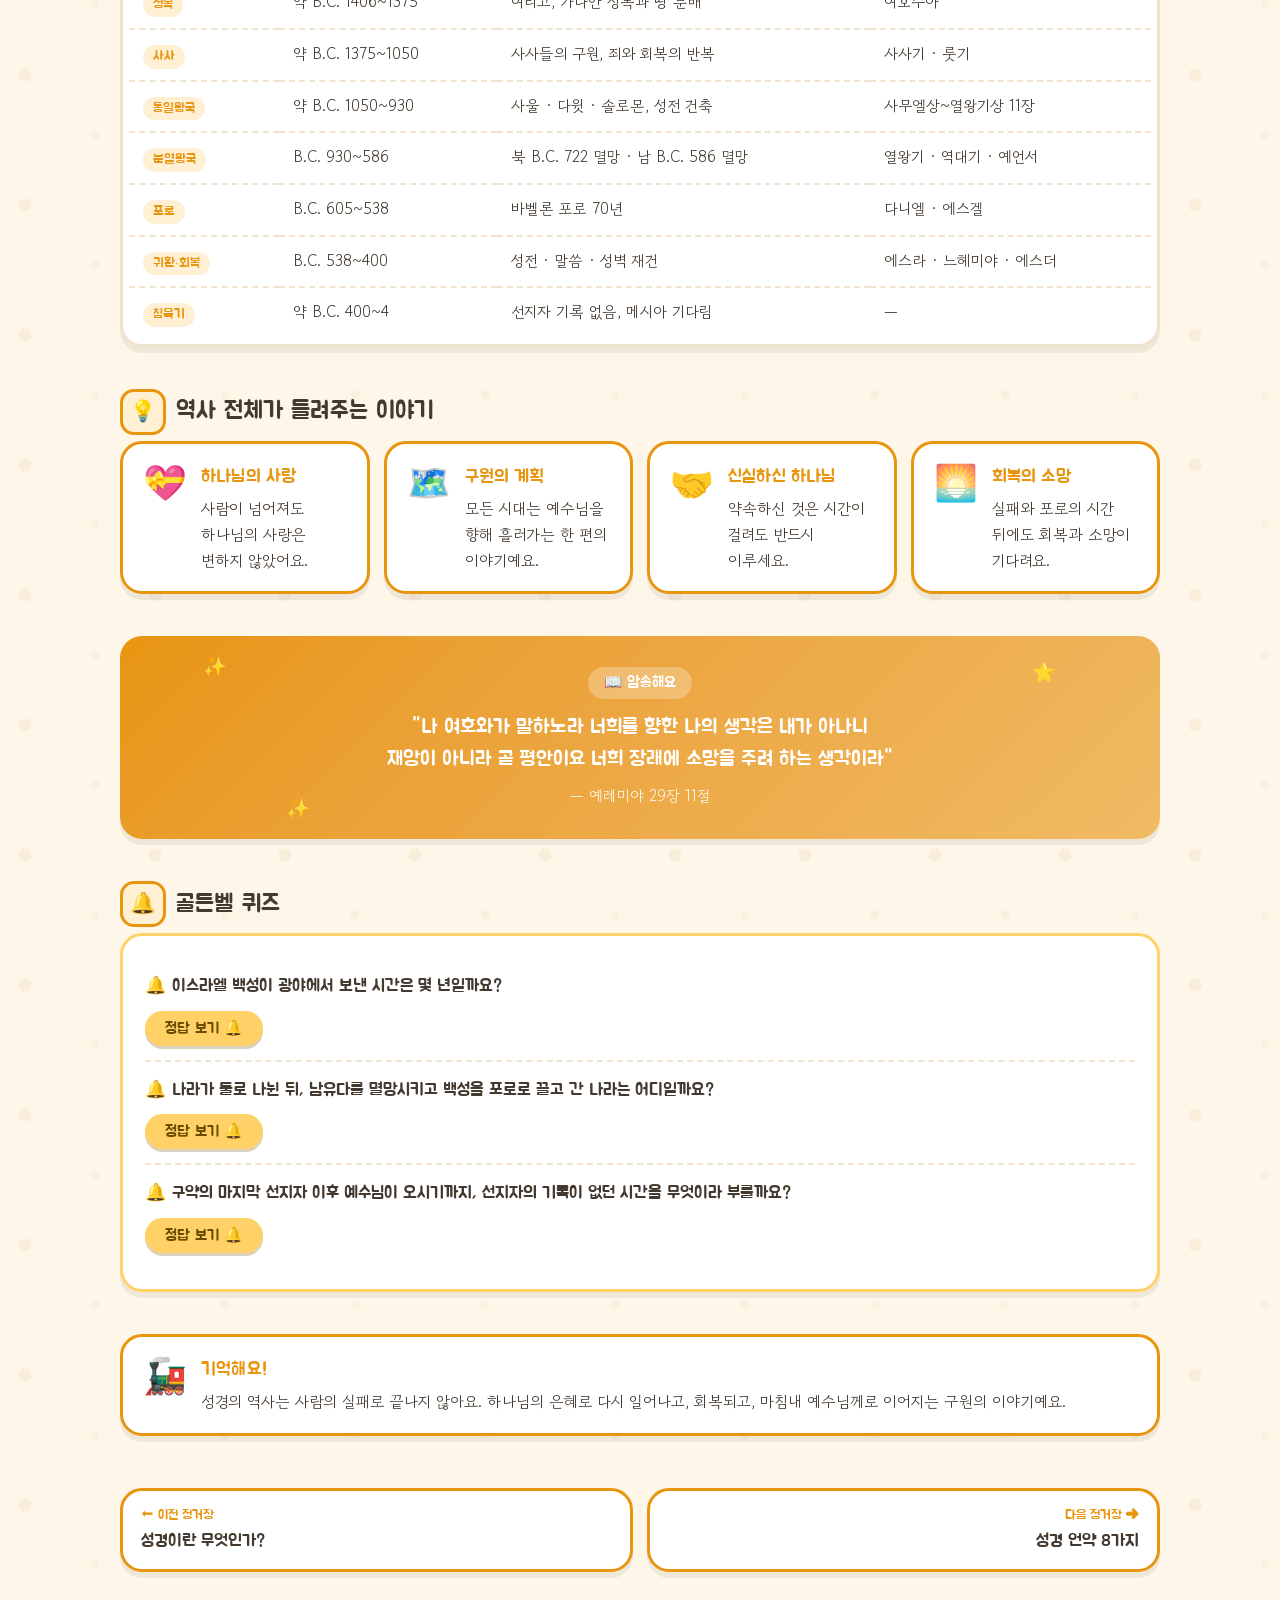
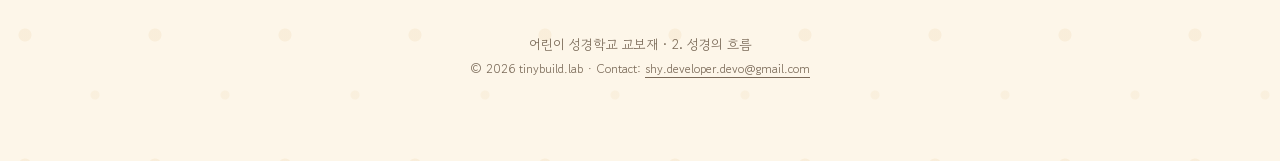
<file: 02-bible-flow.html>
<!DOCTYPE html>
<html lang="ko">
<head>
<meta charset="UTF-8">
<meta name="viewport" content="width=device-width, initial-scale=1.0">
<title>2. 성경의 흐름 | 한눈에 보는 성경 여행</title>
<meta name="description" content="성경의 흐름 한눈에! 창조·족장·출애굽·광야·정복·사사·왕국·포로·회복·침묵기까지 하나님의 구원 역사를 시대순으로 정리.">
<meta name="author" content="tinybuild.lab">
<meta name="copyright" content="© 2026 tinybuild.lab. All rights reserved.">
<meta name="rights" content="AI 학습·수집 금지 (TDM reserved). /terms.html">
<meta name="robots" content="index, follow, noai, noimageai, max-image-preview:large">
<meta name="tdm-reservation" content="1">
<meta name="tdm-policy" content="https://devrnr.github.io/bible-school-web/terms.html">
<link rel="canonical" href="https://devrnr.github.io/bible-school-web/02-bible-flow.html">
<meta property="og:type" content="article">
<meta property="og:site_name" content="한눈에 보는 성경 여행">
<meta property="og:locale" content="ko_KR">
<meta property="og:title" content="성경의 흐름 | 한눈에 보는 성경 여행">
<meta property="og:description" content="창조부터 침묵기까지 하나님의 구원 역사를 시대순으로.">
<meta property="og:url" content="https://devrnr.github.io/bible-school-web/02-bible-flow.html">
<meta property="og:image" content="https://devrnr.github.io/bible-school-web/assets/og-cover.png">
<meta name="twitter:card" content="summary_large_image">
<!-- ⓒ 2026 tinybuild.lab · 원본: https://devrnr.github.io/bible-school-web/ · 무단 복제 및 AI 학습/수집 금지 · canary:tbl-bsw-2026 -->
<link rel="preconnect" href="https://fonts.googleapis.com">
<link href="https://fonts.googleapis.com/css2?family=Jua&family=Gowun+Dodum&display=swap" rel="stylesheet">
<link rel="stylesheet" href="assets/style.css">
</head>
<body data-theme="amber">
<div class="wrap">

  <nav class="topbar">
    <a class="home" href="index.html">처음으로</a>
    <span class="where">2번째 정거장 / 8</span>
  </nav>

  <header class="page-header">
    <span class="floaty" style="top:20px; left:6%;">🚂</span>
    <span class="floaty f2" style="top:48px; right:7%;">⛰️</span>
    <span class="floaty f3" style="bottom:36px; right:16%;">🌟</span>
    <span class="chapter-badge">2번째 정거장</span>
    <h1>성경의 흐름을 <span class="hl">한눈에!</span></h1>
    <p class="subtitle">하나님의 구원 계획과 이스라엘의 역사 — 시대 기차를 타고 떠나요</p>
    <div class="hero-art">
      <svg viewBox="0 0 520 150" width="520" role="img" aria-label="시대를 달리는 기차 그림">
        <path d="M0 128 L 520 128" stroke="#bd6b2e" stroke-width="5" stroke-dasharray="18 10"/>
        <g class="anim-bob" style="transform-box: fill-box;">
          <rect x="60" y="58" width="86" height="52" rx="10" fill="#e8950f"/>
          <rect x="146" y="76" width="34" height="34" rx="6" fill="#db5a50"/>
          <rect x="70" y="68" width="26" height="20" rx="4" fill="#fff3da"/>
          <rect x="106" y="68" width="26" height="20" rx="4" fill="#fff3da"/>
          <rect x="150" y="46" width="14" height="34" rx="4" fill="#a8682a"/>
          <circle cx="86" cy="116" r="13" fill="#43392f"/><circle cx="86" cy="116" r="5" fill="#fff3da"/>
          <circle cx="126" cy="116" r="13" fill="#43392f"/><circle cx="126" cy="116" r="5" fill="#fff3da"/>
          <circle cx="163" cy="118" r="10" fill="#43392f"/><circle cx="163" cy="118" r="4" fill="#fff3da"/>
        </g>
        <g class="anim-blink" fill="#d8d2c4">
          <circle cx="178" cy="36" r="7"/><circle cx="196" cy="24" r="9"/><circle cx="218" cy="14" r="11"/>
        </g>
        <g class="anim-bob" style="transform-box: fill-box; animation-delay:0.4s;">
          <rect x="222" y="74" width="76" height="40" rx="9" fill="#7cc576"/>
          <text x="260" y="100" text-anchor="middle" font-family="Jua" font-size="15" fill="#234d1c">구약</text>
          <circle cx="240" cy="118" r="10" fill="#43392f"/><circle cx="280" cy="118" r="10" fill="#43392f"/>
        </g>
        <g class="anim-bob" style="transform-box: fill-box; animation-delay:0.8s;">
          <rect x="312" y="74" width="76" height="40" rx="9" fill="#6fa0f2"/>
          <text x="350" y="100" text-anchor="middle" font-family="Jua" font-size="15" fill="#1c3a6b">신약</text>
          <circle cx="330" cy="118" r="10" fill="#43392f"/><circle cx="370" cy="118" r="10" fill="#43392f"/>
        </g>
        <g class="anim-blink" stroke="#ffd166" stroke-width="4" stroke-linecap="round">
          <line x1="448" y1="42" x2="448" y2="26"/><line x1="430" y1="56" x2="418" y2="46"/><line x1="466" y1="56" x2="478" y2="46"/>
        </g>
        <circle cx="448" cy="78" r="18" fill="#ffd166"/>
      </svg>
    </div>
  </header>

  <!-- 전체 흐름 -->
  <section class="section reveal">
    <h2 class="section-title"><span class="emoji">🛤️</span>시대의 흐름 한눈에 보기</h2>
    <div class="flow">
      <div class="flow-step"><span class="ico">🌍</span><span class="label">창조</span></div>
      <span class="flow-arrow">➜</span>
      <div class="flow-step"><span class="ico">⛺</span><span class="label">족장</span></div>
      <span class="flow-arrow">➜</span>
      <div class="flow-step"><span class="ico">🌊</span><span class="label">출애굽</span></div>
      <span class="flow-arrow">➜</span>
      <div class="flow-step"><span class="ico">🏜️</span><span class="label">광야</span></div>
      <span class="flow-arrow">➜</span>
      <div class="flow-step"><span class="ico">🎺</span><span class="label">정복</span></div>
      <span class="flow-arrow">➜</span>
      <div class="flow-step"><span class="ico">⚖️</span><span class="label">사사</span></div>
      <span class="flow-arrow">➜</span>
      <div class="flow-step"><span class="ico">👑</span><span class="label">통일왕국</span></div>
      <span class="flow-arrow">➜</span>
      <div class="flow-step"><span class="ico">💔</span><span class="label">분열왕국</span></div>
      <span class="flow-arrow">➜</span>
      <div class="flow-step"><span class="ico">⛓️</span><span class="label">포로</span></div>
      <span class="flow-arrow">➜</span>
      <div class="flow-step"><span class="ico">🏗️</span><span class="label">귀환·회복</span></div>
      <span class="flow-arrow">➜</span>
      <div class="flow-step"><span class="ico">🤫</span><span class="label">침묵기</span></div>
      <span class="flow-arrow">➜</span>
      <div class="flow-step" style="background:var(--yellow);"><span class="ico">✝️</span><span class="label">예수님!</span></div>
    </div>
  </section>

  <!-- 시대별 카드 -->
  <section class="section reveal">
    <h2 class="section-title"><span class="emoji">🚉</span>정거장마다 내려서 살펴보아요</h2>
    <div class="cards">
      <div class="card">
        <span class="card-num">1</span>
        <div class="card-art"><svg viewBox="0 0 360 140" role="img" aria-label="해와 달과 별 아래 푸른 지구와 나무, 양">
          <defs>
            <linearGradient id="f1sky" x1="0" y1="0" x2="0" y2="1"><stop offset="0" stop-color="#cfe8ff"/><stop offset="1" stop-color="#fdf3df"/></linearGradient>
          </defs>
          <rect width="360" height="140" fill="url(#f1sky)"/>
          <circle cx="46" cy="28" r="16" fill="#ffd166"/>
          <path d="M312 14 a15 15 0 1 0 12 25 a11 11 0 1 1 -12 -25 Z" fill="#fff3c4"/>
          <g class="anim-blink" fill="#fff"><circle cx="262" cy="22" r="2.2"/><circle cx="288" cy="46" r="1.8"/><circle cx="338" cy="50" r="1.8"/></g>
          <ellipse cx="180" cy="132" rx="190" ry="18" fill="#b9dba4"/>
          <g class="anim-bob" style="transform-box:fill-box;">
            <circle cx="180" cy="66" r="38" fill="#bfe6f8" opacity="0.45"/>
            <circle cx="180" cy="66" r="29" fill="#5fb6e8"/>
            <path d="M160 54 q10 -10 22 -4 q8 4 2 12 q-10 8 -20 2 q-8 -5 -4 -10 Z" fill="#8fc7a0"/>
            <path d="M186 78 q10 -4 14 4 q2 8 -8 8 q-10 0 -6 -12 Z" fill="#8fc7a0"/>
          </g>
          <rect x="62" y="98" width="9" height="24" rx="4" fill="#8a6a4a"/>
          <circle cx="66" cy="88" r="16" fill="#8fc7a0"/>
          <circle cx="53" cy="97" r="10" fill="#6da883"/>
          <circle cx="80" cy="96" r="10" fill="#6da883"/>
          <g>
            <ellipse cx="290" cy="112" rx="22" ry="14" fill="#fdfdfd"/>
            <circle cx="274" cy="104" r="7" fill="#fdfdfd"/><circle cx="292" cy="100" r="7" fill="#fdfdfd"/><circle cx="306" cy="106" r="7" fill="#fdfdfd"/>
            <circle cx="312" cy="114" r="8" fill="#f7d6b8"/>
            <circle cx="311" cy="112" r="1.7" fill="#43392f"/><circle cx="316" cy="112" r="1.7" fill="#43392f"/>
            <path d="M280 124 v6 M300 124 v6" stroke="#a89a88" stroke-width="3.5" stroke-linecap="round"/>
          </g>
        </svg></div>
        <h3>창조 시대</h3>
        <span class="card-meta">창세기 1~11장</span>
        <p class="card-theme">하나님이 모든 것을 창조하셨어요</p>
        <ul>
          <li>하나님의 천지창조</li>
          <li>아담과 하와의 죄(타락)</li>
          <li>노아의 방주와 홍수 심판</li>
          <li>바벨탑 사건</li>
        </ul>
        <p class="card-verse"><strong>포인트!</strong> 죄가 들어왔지만, 하나님은 이미 구원을 약속하셨어요 (창 3:15)</p>
      </div>
      <div class="card">
        <span class="card-num">2</span>
        <div class="card-art"><svg viewBox="0 0 360 140" role="img" aria-label="별이 가득한 밤하늘과 천막, 하늘을 올려다보는 아브라함">
          <defs>
            <linearGradient id="f2sky" x1="0" y1="0" x2="0" y2="1"><stop offset="0" stop-color="#2c3e6b"/><stop offset="1" stop-color="#7b6bb0"/></linearGradient>
          </defs>
          <rect width="360" height="140" fill="url(#f2sky)"/>
          <g class="anim-blink" fill="#fff3c4">
            <circle cx="56" cy="22" r="3"/><circle cx="116" cy="38" r="2.2"/><circle cx="168" cy="18" r="3"/><circle cx="224" cy="36" r="2.2"/><circle cx="278" cy="20" r="3"/><circle cx="320" cy="42" r="2.2"/><circle cx="90" cy="54" r="2"/><circle cx="252" cy="56" r="2"/><circle cx="146" cy="50" r="2"/>
          </g>
          <g fill="#fff3c4" opacity="0.8"><circle cx="40" cy="48" r="1.6"/><circle cx="196" cy="54" r="1.6"/><circle cx="338" cy="24" r="1.6"/><circle cx="304" cy="64" r="1.6"/></g>
          <ellipse cx="180" cy="132" rx="190" ry="18" fill="#5e548e"/>
          <g>
            <path d="M236 122 l28 -36 28 36 Z" fill="#e8b86a"/>
            <path d="M258 122 l6 -13 6 13 Z" fill="#7a4a18"/>
          </g>
          <g class="anim-sway" style="transform-box:fill-box;">
            <circle cx="112" cy="76" r="13" fill="#f7d6b8"/>
            <path d="M100 72 q12 -12 24 0 l0 -8 q-12 -10 -24 0 Z" fill="#d8d2c4"/>
            <path d="M98 88 q-2 12 3 18 l4 -4 q-3 -8 -2 -12 Z" fill="#d8d2c4"/>
            <path d="M98 88 L 126 88 L 122 122 L 102 122 Z" fill="#7c9ee8"/>
            <path d="M126 92 q14 -10 18 -22" stroke="#f7d6b8" stroke-width="6" stroke-linecap="round" fill="none"/>
            <circle cx="108" cy="74" r="1.8" fill="#43392f"/><circle cx="117" cy="74" r="1.8" fill="#43392f"/>
            <path d="M108 81 q4 3 8 0" stroke="#43392f" stroke-width="1.6" fill="none" stroke-linecap="round"/>
          </g>
        </svg></div>
        <h3>족장 시대</h3>
        <span class="card-meta">창세기 12~50장</span>
        <p class="card-theme">언약의 가족을 부르셨어요</p>
        <ul>
          <li>아브라함을 부르시고 언약을 세우심</li>
          <li>이삭과 야곱에게 이어진 약속</li>
          <li>요셉과 애굽 이주, 열두 지파의 시작</li>
        </ul>
        <p class="card-verse"><strong>포인트!</strong> 한 가족을 통해 모든 민족을 복 주시려는 계획이 시작됐어요</p>
      </div>
      <div class="card">
        <span class="card-num">3</span>
        <div class="card-art"><svg viewBox="0 0 360 140" role="img" aria-label="갈라진 홍해 사이 마른 길을 걷는 백성들">
          <defs>
            <linearGradient id="f3sky" x1="0" y1="0" x2="0" y2="1"><stop offset="0" stop-color="#cfe8ff"/><stop offset="1" stop-color="#fdf3df"/></linearGradient>
            <linearGradient id="f3sea" x1="0" y1="0" x2="0" y2="1"><stop offset="0" stop-color="#6fb6e8"/><stop offset="1" stop-color="#4f96d8"/></linearGradient>
          </defs>
          <rect width="360" height="140" fill="url(#f3sky)"/>
          <circle cx="318" cy="24" r="13" fill="#ffd166"/>
          <ellipse cx="180" cy="132" rx="190" ry="18" fill="#d9c79a"/>
          <g class="anim-bob" style="transform-box:fill-box;">
            <path d="M0 36 q32 -10 58 6 q24 14 36 52 q5 16 2 30 L 0 124 Z" fill="url(#f3sea)"/>
            <path d="M360 36 q-32 -10 -58 6 q-24 14 -36 52 q-5 16 -2 30 L 360 124 Z" fill="url(#f3sea)"/>
            <path d="M18 50 q20 2 32 22 M28 84 q14 4 24 20" stroke="#a8d4f0" stroke-width="3.5" stroke-linecap="round" fill="none"/>
            <path d="M342 50 q-20 2 -32 22 M332 84 q-14 4 -24 20" stroke="#a8d4f0" stroke-width="3.5" stroke-linecap="round" fill="none"/>
          </g>
          <ellipse cx="180" cy="122" rx="58" ry="11" fill="#e8d9b0"/>
          <g class="anim-sway" style="transform-box:fill-box;">
            <circle cx="180" cy="74" r="11" fill="#f7d6b8"/>
            <path d="M170 70 q10 -10 20 0 l0 -7 q-10 -8 -20 0 Z" fill="#d8d2c4"/>
            <path d="M170 84 L 190 84 L 187 112 L 173 112 Z" fill="#e8b86a"/>
            <circle cx="177" cy="74" r="1.6" fill="#43392f"/><circle cx="184" cy="74" r="1.6" fill="#43392f"/>
            <line x1="194" y1="60" x2="194" y2="100" stroke="#8a6a4a" stroke-width="3.5" stroke-linecap="round"/>
          </g>
          <g>
            <circle cx="146" cy="88" r="8" fill="#f7d6b8"/><path d="M140 96 L 152 96 L 150 116 L 142 116 Z" fill="#e08f9d"/>
            <circle cx="124" cy="94" r="7" fill="#f7d6b8"/><path d="M119 101 L 129 101 L 127 118 L 121 118 Z" fill="#8fc7a0"/>
          </g>
        </svg></div>
        <h3>출애굽 시대</h3>
        <span class="card-meta">출애굽기</span>
        <p class="card-theme">구원하시고 백성 삼으셨어요</p>
        <ul>
          <li>애굽의 압제와 백성의 부르짖음</li>
          <li>모세, 열 가지 재앙과 유월절</li>
          <li>홍해를 마른 땅처럼 건넘</li>
          <li>시내산 언약과 십계명, 성막</li>
        </ul>
        <p class="card-verse"><strong>포인트!</strong> 하나님이 강한 손으로 구원하셨어요</p>
      </div>
      <div class="card">
        <span class="card-num">4</span>
        <div class="card-art"><svg viewBox="0 0 360 140" role="img" aria-label="모래 언덕과 천막들 위로 솟은 구름 기둥과 불빛">
          <defs>
            <linearGradient id="f4sky" x1="0" y1="0" x2="0" y2="1"><stop offset="0" stop-color="#ffe3c4"/><stop offset="1" stop-color="#fff7e0"/></linearGradient>
          </defs>
          <rect width="360" height="140" fill="url(#f4sky)"/>
          <circle cx="50" cy="28" r="14" fill="#ffd166"/>
          <ellipse cx="180" cy="132" rx="190" ry="18" fill="#d9c79a"/>
          <ellipse cx="80" cy="118" rx="86" ry="20" fill="#e3d2a6"/>
          <ellipse cx="296" cy="120" rx="92" ry="22" fill="#cdb988"/>
          <g>
            <path d="M52 112 l16 -20 16 20 Z" fill="#e8b86a"/><path d="M64 112 l4 -8 4 8 Z" fill="#a8732f"/>
            <path d="M252 116 l14 -18 14 18 Z" fill="#e08f9d"/>
            <path d="M296 112 l16 -20 16 20 Z" fill="#8fc7a0"/><path d="M308 112 l4 -8 4 8 Z" fill="#5a8a68"/>
          </g>
          <g class="anim-bob" style="transform-box:fill-box;">
            <ellipse cx="172" cy="46" rx="24" ry="14" fill="#fff"/>
            <ellipse cx="156" cy="55" rx="15" ry="10" fill="#fff" opacity="0.95"/>
            <ellipse cx="190" cy="55" rx="15" ry="10" fill="#fff" opacity="0.95"/>
            <rect x="164" y="60" width="17" height="40" rx="8" fill="#fff" opacity="0.8"/>
            <g class="anim-blink"><path d="M172 30 q-9 11 -2 18 q9 3 11 -6 q1 -6 -9 -12 Z" fill="#ffd166"/></g>
          </g>
        </svg></div>
        <h3>광야 시대</h3>
        <span class="card-meta">민수기 · 신명기</span>
        <p class="card-theme">40년 동안 인도하셨어요</p>
        <ul>
          <li>구름 기둥과 불 기둥의 인도</li>
          <li>만나와 메추라기, 반석의 물</li>
          <li>열두 정탐꾼과 불신앙의 결과</li>
        </ul>
        <p class="card-verse"><strong>포인트!</strong> 불순종해도 끝까지 먹이시고 입히시며 인도하셨어요</p>
      </div>
      <div class="card">
        <span class="card-num">5</span>
        <div class="card-art"><svg viewBox="0 0 360 140" role="img" aria-label="기우는 여리고 성벽과 나팔, 언덕 위 깃발">
          <defs>
            <linearGradient id="f5sky" x1="0" y1="0" x2="0" y2="1"><stop offset="0" stop-color="#cfe8ff"/><stop offset="1" stop-color="#fdf3df"/></linearGradient>
            <linearGradient id="f5wall" x1="0" y1="0" x2="0" y2="1"><stop offset="0" stop-color="#e8c08a"/><stop offset="1" stop-color="#c89254"/></linearGradient>
          </defs>
          <rect width="360" height="140" fill="url(#f5sky)"/>
          <circle cx="314" cy="28" r="14" fill="#ffd166"/>
          <ellipse cx="64" cy="26" rx="24" ry="9" fill="#fff" opacity="0.85"/>
          <ellipse cx="180" cy="132" rx="190" ry="18" fill="#d9c79a"/>
          <g class="anim-bob" style="transform-box:fill-box;">
            <rect x="118" y="52" width="32" height="68" rx="4" fill="url(#f5wall)" transform="rotate(-6 134 86)"/>
            <rect x="156" y="60" width="28" height="60" rx="4" fill="url(#f5wall)" transform="rotate(7 170 90)"/>
            <path d="M118 52 l6 -9 6 9 6 -9 6 9 6 -9 2 9 Z" fill="#a8732f" transform="rotate(-6 134 86)"/>
            <path d="M176 40 l8 -13 8 6 -8 13 Z" fill="#e8b86a"/>
          </g>
          <g class="anim-sway" style="transform-box:fill-box;">
            <path d="M226 96 L 268 80 L 274 96 L 230 106 Z" fill="#ffd166" stroke="#e8950f" stroke-width="2.5"/>
            <g class="anim-blink" stroke="#e8950f" stroke-width="3" stroke-linecap="round" fill="none">
              <path d="M280 74 q8 -5 10 -12"/><path d="M283 88 q10 0 16 -4"/>
            </g>
          </g>
          <g>
            <ellipse cx="312" cy="116" rx="40" ry="14" fill="#b9dba4"/>
            <line x1="312" y1="112" x2="312" y2="68" stroke="#8a6a4a" stroke-width="4" stroke-linecap="round"/>
            <path d="M312 68 L 340 78 L 312 88 Z" fill="#e85a50"/>
          </g>
        </svg></div>
        <h3>정복 시대</h3>
        <span class="card-meta">여호수아</span>
        <p class="card-theme">약속의 땅에 들어갔어요</p>
        <ul>
          <li>요단강을 건너 가나안으로</li>
          <li>여리고성이 무너짐</li>
          <li>가나안 정복과 열두 지파의 땅 분배</li>
        </ul>
        <p class="card-verse"><strong>포인트!</strong> 하나님은 약속하신 것을 반드시 이루세요</p>
      </div>
      <div class="card">
        <span class="card-num">6</span>
        <div class="card-art"><svg viewBox="0 0 360 140" role="img" aria-label="별이 빛나는 밤, 항아리 속 횃불과 나팔">
          <defs>
            <linearGradient id="f6sky" x1="0" y1="0" x2="0" y2="1"><stop offset="0" stop-color="#2c3e6b"/><stop offset="1" stop-color="#7b6bb0"/></linearGradient>
          </defs>
          <rect width="360" height="140" fill="url(#f6sky)"/>
          <circle cx="310" cy="26" r="12" fill="#fff3c4"/>
          <g class="anim-blink" fill="#fff"><circle cx="56" cy="24" r="2.2"/><circle cx="120" cy="42" r="1.8"/><circle cx="208" cy="20" r="2.2"/><circle cx="256" cy="46" r="1.8"/><circle cx="88" cy="56" r="1.8"/></g>
          <ellipse cx="180" cy="132" rx="190" ry="18" fill="#6b5b8e"/>
          <g class="anim-bob" style="transform-box:fill-box;">
            <ellipse cx="152" cy="76" rx="44" ry="38" fill="#ffd166" opacity="0.18"/>
            <g class="anim-blink">
              <path d="M152 34 q-13 16 -4 29 q12 6 16 -8 q3 -11 -12 -21 Z" fill="#ffd166"/>
              <path d="M152 47 q-6 8 -1 14 q7 2 7 -6 q0 -4 -6 -8 Z" fill="#e8950f"/>
            </g>
            <rect x="148" y="60" width="8" height="15" rx="3" fill="#8a6a4a"/>
            <path d="M134 74 q-10 23 6 42 q12 6 24 0 q16 -19 6 -42 Z" fill="#c89254"/>
            <path d="M130 74 q22 -9 44 0 l-5 8 q-17 -6 -34 0 Z" fill="#a8732f"/>
          </g>
          <g class="anim-sway" style="transform-box:fill-box;">
            <path d="M224 100 L 292 78 L 300 98 L 230 112 Z" fill="#ffd166"/>
            <ellipse cx="297" cy="88" rx="9" ry="13" fill="#e8950f"/>
          </g>
        </svg></div>
        <h3>사사 시대</h3>
        <span class="card-meta">사사기 · 룻기</span>
        <p class="card-theme">실패해도 구원자를 보내셨어요</p>
        <ul>
          <li>죄 ➜ 고난 ➜ 부르짖음 ➜ 구원의 반복</li>
          <li>기드온, 삼손 같은 사사들</li>
          <li>룻 — 어두운 시대 속 믿음의 이야기</li>
        </ul>
        <p class="card-verse"><strong>포인트!</strong> 사람마다 자기 마음대로 행했지만, 하나님은 포기하지 않으셨어요</p>
      </div>
      <div class="card">
        <span class="card-num">7</span>
        <div class="card-art"><svg viewBox="0 0 360 140" role="img" aria-label="금 왕관과 수금, 멀리 보이는 성전">
          <defs>
            <linearGradient id="f7sky" x1="0" y1="0" x2="0" y2="1"><stop offset="0" stop-color="#ffd9b0"/><stop offset="1" stop-color="#fff7e0"/></linearGradient>
          </defs>
          <rect width="360" height="140" fill="url(#f7sky)"/>
          <circle cx="50" cy="28" r="14" fill="#ffd166"/>
          <ellipse cx="180" cy="132" rx="190" ry="18" fill="#e3cfa6"/>
          <g fill="#cdb088">
            <rect x="276" y="78" width="64" height="44" rx="4"/>
            <path d="M270 78 L 308 58 L 346 78 Z" fill="#b89a78"/>
            <rect x="288" y="88" width="8" height="34" rx="3.5" fill="#fff3da"/>
            <rect x="304" y="88" width="8" height="34" rx="3.5" fill="#fff3da"/>
            <rect x="320" y="88" width="8" height="34" rx="3.5" fill="#fff3da"/>
          </g>
          <g class="anim-bob" style="transform-box:fill-box;">
            <ellipse cx="120" cy="98" rx="50" ry="14" fill="#e8756a"/>
            <path d="M84 86 L 92 56 L 106 72 L 120 50 L 134 72 L 148 56 L 156 86 Q 120 96 84 86 Z" fill="#ffd166" stroke="#e8950f" stroke-width="3"/>
            <circle cx="92" cy="56" r="4" fill="#db5a50"/><circle cx="120" cy="50" r="4" fill="#6fa0f2"/><circle cx="148" cy="56" r="4" fill="#7cc576"/>
          </g>
          <g class="anim-sway" style="transform-box:fill-box;">
            <path d="M196 112 q-10 -26 4 -44 q5 -8 13 -9" fill="none" stroke="#e8950f" stroke-width="6" stroke-linecap="round"/>
            <path d="M196 112 q16 6 32 -2" fill="none" stroke="#e8950f" stroke-width="6.5" stroke-linecap="round"/>
            <path d="M213 59 q11 4 14 15 l2 32" fill="none" stroke="#e8950f" stroke-width="5" stroke-linecap="round"/>
            <g stroke="#ffd166" stroke-width="2.2" stroke-linecap="round">
              <line x1="205" y1="66" x2="203" y2="108"/><line x1="213" y1="64" x2="213" y2="110"/><line x1="221" y1="68" x2="222" y2="110"/>
            </g>
          </g>
          <g class="anim-blink" fill="#ffd166"><circle cx="246" cy="36" r="3"/><circle cx="170" cy="30" r="3"/></g>
        </svg></div>
        <h3>통일 왕국 시대</h3>
        <span class="card-meta">사무엘상 ~ 열왕기상 11장</span>
        <p class="card-theme">왕을 세우신 시대</p>
        <ul>
          <li>첫 왕 사울 ➜ 다윗 ➜ 솔로몬</li>
          <li>다윗 언약 — 영원한 왕의 약속</li>
          <li>솔로몬의 성전 건축</li>
        </ul>
        <p class="card-verse"><strong>포인트!</strong> 다윗의 자손으로 영원한 왕, 예수님이 오실 거예요</p>
      </div>
      <div class="card">
        <span class="card-num">8</span>
        <div class="card-art"><svg viewBox="0 0 360 140" role="img" aria-label="두 갈래로 갈라진 길과 두 개의 왕관">
          <defs>
            <linearGradient id="f8sky" x1="0" y1="0" x2="0" y2="1"><stop offset="0" stop-color="#8a8aa8"/><stop offset="1" stop-color="#e8e0d8"/></linearGradient>
          </defs>
          <rect width="360" height="140" fill="url(#f8sky)"/>
          <ellipse cx="90" cy="28" rx="26" ry="10" fill="#cfcfe0" opacity="0.9"/>
          <ellipse cx="280" cy="22" rx="22" ry="8" fill="#cfcfe0" opacity="0.85"/>
          <ellipse cx="180" cy="132" rx="190" ry="18" fill="#b9c79a"/>
          <path d="M170 140 L 178 96 Q 180 88 182 96 L 190 140 Z" fill="#d9c79a"/>
          <path d="M178 98 Q 150 70 96 62 L 88 78 Q 140 86 172 108 Z" fill="#d9c79a"/>
          <path d="M182 98 Q 210 70 264 62 L 272 78 Q 220 86 188 108 Z" fill="#d9c79a"/>
          <g class="anim-bob" style="transform-box:fill-box;">
            <path d="M60 56 L 66 38 L 76 48 L 86 34 L 96 48 L 106 38 L 112 56 Q 86 64 60 56 Z" fill="#ffd166" stroke="#e8950f" stroke-width="2.5"/>
            <text x="86" y="78" text-anchor="middle" font-family="Jua" font-size="13" fill="#5a5a78">북이스라엘</text>
          </g>
          <g class="anim-bob" style="transform-box:fill-box; animation-delay:0.6s;">
            <path d="M248 56 L 254 38 L 264 48 L 274 34 L 284 48 L 294 38 L 300 56 Q 274 64 248 56 Z" fill="#ffd166" stroke="#e8950f" stroke-width="2.5"/>
            <text x="274" y="78" text-anchor="middle" font-family="Jua" font-size="13" fill="#5a5a78">남유다</text>
          </g>
          <path d="M180 70 l-6 10 6 -2 -4 10" stroke="#8a8aa8" stroke-width="3" fill="none" stroke-linecap="round" stroke-linejoin="round"/>
        </svg></div>
        <h3>분열 왕국 시대</h3>
        <span class="card-meta">열왕기상 12장 ~ 열왕기하</span>
        <p class="card-theme">나라가 둘로 나뉘었어요</p>
        <ul>
          <li>북이스라엘(10지파)과 남유다(2지파)로 분열</li>
          <li>북이스라엘 — B.C. 722년 앗수르에 멸망</li>
          <li>남유다 — B.C. 586년 바벨론에 멸망</li>
          <li>선지자들이 회개를 외친 시대</li>
        </ul>
        <p class="card-verse"><strong>포인트!</strong> 죄의 결과는 아프지만, 심판 속에도 회복의 약속이 있었어요</p>
      </div>
      <div class="card">
        <span class="card-num">9</span>
        <div class="card-art"><svg viewBox="0 0 360 140" role="img" aria-label="달빛 아래 바벨론 지구라트와 슬프게 앉아 있는 사람">
          <defs>
            <linearGradient id="f9sky" x1="0" y1="0" x2="0" y2="1"><stop offset="0" stop-color="#2c3e6b"/><stop offset="1" stop-color="#6b5b8e"/></linearGradient>
          </defs>
          <rect width="360" height="140" fill="url(#f9sky)"/>
          <path d="M308 16 a15 15 0 1 0 12 25 a11 11 0 1 1 -12 -25 Z" fill="#fff3c4"/>
          <g class="anim-blink" fill="#fff"><circle cx="60" cy="26" r="2.2"/><circle cx="130" cy="40" r="1.8"/><circle cx="196" cy="22" r="2.2"/><circle cx="252" cy="50" r="1.8"/></g>
          <ellipse cx="180" cy="132" rx="190" ry="18" fill="#54487a"/>
          <g fill="#8a7058">
            <rect x="190" y="100" width="120" height="22" rx="3"/>
            <rect x="206" y="80" width="88" height="22" rx="3" fill="#9a8068"/>
            <rect x="222" y="60" width="56" height="22" rx="3" fill="#aa9078"/>
            <rect x="238" y="44" width="24" height="18" rx="3" fill="#ba9f84"/>
          </g>
          <g class="anim-sway" style="transform-box:fill-box;">
            <circle cx="92" cy="88" r="12" fill="#f7d6b8"/>
            <path d="M81 84 q11 -11 22 0 l0 -8 q-11 -9 -22 0 Z" fill="#6b4a2f"/>
            <circle cx="88" cy="88" r="1.7" fill="#43392f"/><circle cx="97" cy="88" r="1.7" fill="#43392f"/>
            <path d="M89 95 q4 -2 7 0" stroke="#43392f" stroke-width="1.6" fill="none" stroke-linecap="round"/>
            <path d="M96 92 l2 5" stroke="#8fc0e8" stroke-width="2.5" stroke-linecap="round"/>
            <path d="M78 100 L 108 100 L 104 124 L 82 124 Z" fill="#7c9ee8"/>
            <ellipse cx="93" cy="126" rx="18" ry="5" fill="#43396b"/>
          </g>
          <g stroke="#9a9ab8" stroke-width="3.5" fill="none">
            <circle cx="124" cy="116" r="5"/><circle cx="136" cy="120" r="5"/><circle cx="148" cy="124" r="5"/>
          </g>
        </svg></div>
        <h3>포로 시대</h3>
        <span class="card-meta">다니엘 · 에스겔</span>
        <p class="card-theme">먼 땅에서도 함께하셨어요</p>
        <ul>
          <li>바벨론에서 70년 포로 생활</li>
          <li>다니엘 — 사자굴에서도 믿음을 지킴</li>
          <li>에스겔 — 포로 중에 본 회복의 환상</li>
        </ul>
        <p class="card-verse"><strong>포인트!</strong> 어디에 있든 하나님은 자기 백성과 함께하세요</p>
      </div>
      <div class="card">
        <span class="card-num">10</span>
        <div class="card-art"><svg viewBox="0 0 360 140" role="img" aria-label="해돋이 아래 성벽을 다시 쌓는 사람과 새싹">
          <defs>
            <linearGradient id="f10sky" x1="0" y1="0" x2="0" y2="1"><stop offset="0" stop-color="#ffd9b0"/><stop offset="1" stop-color="#fff7e0"/></linearGradient>
          </defs>
          <rect width="360" height="140" fill="url(#f10sky)"/>
          <circle cx="180" cy="44" r="20" fill="#ffd166"/>
          <g class="anim-blink" stroke="#ffd166" stroke-width="3.5" stroke-linecap="round">
            <line x1="180" y1="12" x2="180" y2="4"/><line x1="148" y1="22" x2="142" y2="16"/><line x1="212" y1="22" x2="218" y2="16"/>
          </g>
          <ellipse cx="180" cy="132" rx="190" ry="18" fill="#d9c79a"/>
          <g fill="#c89254" stroke="#e8d9b8" stroke-width="2">
            <rect x="48" y="106" width="30" height="16" rx="3"/><rect x="80" y="106" width="30" height="16" rx="3"/><rect x="112" y="106" width="30" height="16" rx="3"/><rect x="144" y="106" width="30" height="16" rx="3"/>
            <rect x="64" y="88" width="30" height="16" rx="3"/><rect x="96" y="88" width="30" height="16" rx="3"/><rect x="128" y="88" width="30" height="16" rx="3"/>
          </g>
          <g class="anim-sway" style="transform-box:fill-box;">
            <circle cx="228" cy="70" r="12" fill="#f7d6b8"/>
            <path d="M217 66 q11 -11 22 0 l-2 -8 q-9 -8 -18 0 Z" fill="#8a6a4a"/>
            <circle cx="224" cy="70" r="1.7" fill="#43392f"/><circle cx="233" cy="70" r="1.7" fill="#43392f"/>
            <path d="M224 76 q4 3 8 0" stroke="#43392f" stroke-width="1.6" fill="none" stroke-linecap="round"/>
            <path d="M215 82 L 241 82 L 237 114 L 219 114 Z" fill="#8fc7a0"/>
            <path d="M215 86 q-12 -4 -18 -12" stroke="#f7d6b8" stroke-width="5" stroke-linecap="round" fill="none"/>
            <rect x="182" y="68" width="20" height="12" rx="3" fill="#c89254" stroke="#e8d9b8" stroke-width="2"/>
          </g>
          <g class="anim-bob" style="transform-box:fill-box;">
            <path d="M296 122 L 296 102" stroke="#5fa860" stroke-width="4.5" stroke-linecap="round"/>
            <path d="M296 108 q-12 -3 -15 -14 q12 0 15 10 Z" fill="#7cc576"/>
            <path d="M296 104 q12 -4 13 -15 q-12 1 -13 11 Z" fill="#8fc7a0"/>
          </g>
        </svg></div>
        <h3>포로 귀환 · 회복 시대</h3>
        <span class="card-meta">에스라 · 느헤미야 · 에스더</span>
        <p class="card-theme">집으로 돌아왔어요</p>
        <ul>
          <li>스룹바벨 — 성전 재건</li>
          <li>에스라 — 말씀으로 마음 재건</li>
          <li>느헤미야 — 52일 만에 성벽 재건</li>
        </ul>
        <p class="card-verse"><strong>포인트!</strong> 하나님은 무너진 것을 다시 세우시는 분이에요</p>
      </div>
      <div class="card">
        <span class="card-num">11</span>
        <div class="card-art"><svg viewBox="0 0 360 140" role="img" aria-label="고요한 밤, 닫힌 두루마리와 밝게 빛나는 큰 별 하나">
          <defs>
            <linearGradient id="f11sky" x1="0" y1="0" x2="0" y2="1"><stop offset="0" stop-color="#1e2c52"/><stop offset="1" stop-color="#54487a"/></linearGradient>
          </defs>
          <rect width="360" height="140" fill="url(#f11sky)"/>
          <g fill="#fff3c4" opacity="0.75"><circle cx="60" cy="30" r="1.8"/><circle cx="120" cy="48" r="1.5"/><circle cx="250" cy="44" r="1.8"/><circle cx="300" cy="24" r="1.5"/><circle cx="92" cy="64" r="1.5"/><circle cx="330" cy="58" r="1.8"/></g>
          <g class="anim-blink">
            <circle cx="180" cy="40" r="22" fill="#fff7e0" opacity="0.18"/>
            <path d="M180 18 l5 12 13 1.5 -9.5 9 2.5 13 -11 -6.6 -11 6.6 2.5 -13 -9.5 -9 13 -1.5 Z" fill="#ffd166"/>
            <line x1="180" y1="62" x2="180" y2="76" stroke="#ffd166" stroke-width="2.5" stroke-linecap="round" opacity="0.7"/>
          </g>
          <ellipse cx="180" cy="132" rx="190" ry="18" fill="#43396b"/>
          <g>
            <rect x="138" y="96" width="84" height="22" rx="10" fill="#e8d9b8"/>
            <circle cx="138" cy="107" r="11" fill="#c9a86a"/>
            <circle cx="222" cy="107" r="11" fill="#c9a86a"/>
            <line x1="156" y1="96" x2="156" y2="118" stroke="#c9a86a" stroke-width="2.5"/>
            <path d="M168 88 q12 -6 24 0" stroke="#8a7aa8" stroke-width="2.5" fill="none" stroke-linecap="round"/>
          </g>
        </svg></div>
        <h3>침묵 시대 (신구약 중간기)</h3>
        <span class="card-meta">약 400년</span>
        <p class="card-theme">조용히 메시아를 기다린 시간</p>
        <ul>
          <li>말라기 이후 약 400년간 선지자의 기록이 없었어요</li>
          <li>하지만 하나님의 계획은 멈추지 않았어요</li>
          <li>때가 차매 — 예수님이 오셨어요! (갈 4:4)</li>
        </ul>
        <p class="card-verse"><strong>포인트!</strong> 조용한 시간에도 하나님은 일하고 계세요</p>
      </div>
    </div>
  </section>

  <!-- 시대 시간표 -->
  <section class="section reveal">
    <h2 class="section-title"><span class="emoji">🕐</span>시대 기차 시간표</h2>
    <div class="table-wrap">
      <table>
        <thead>
          <tr><th>시대</th><th>대략의 연대</th><th>핵심 사건</th><th>관련 성경</th></tr>
        </thead>
        <tbody>
          <tr><td><span class="chip">창조</span></td><td>연대 미상</td><td>천지창조, 타락, 홍수, 바벨탑</td><td>창 1~11장</td></tr>
          <tr><td><span class="chip">족장</span></td><td>약 B.C. 2100~1800</td><td>아브라함의 언약, 요셉의 애굽 이주</td><td>창 12~50장</td></tr>
          <tr><td><span class="chip">출애굽·광야</span></td><td>약 B.C. 1446~1406</td><td>유월절, 홍해, 십계명, 광야 40년</td><td>출애굽기~신명기</td></tr>
          <tr><td><span class="chip">정복</span></td><td>약 B.C. 1406~1375</td><td>여리고, 가나안 정복과 땅 분배</td><td>여호수아</td></tr>
          <tr><td><span class="chip">사사</span></td><td>약 B.C. 1375~1050</td><td>사사들의 구원, 죄와 회복의 반복</td><td>사사기 · 룻기</td></tr>
          <tr><td><span class="chip">통일왕국</span></td><td>약 B.C. 1050~930</td><td>사울 · 다윗 · 솔로몬, 성전 건축</td><td>사무엘상~열왕기상 11장</td></tr>
          <tr><td><span class="chip">분열왕국</span></td><td>B.C. 930~586</td><td>북 B.C. 722 멸망 · 남 B.C. 586 멸망</td><td>열왕기 · 역대기 · 예언서</td></tr>
          <tr><td><span class="chip">포로</span></td><td>B.C. 605~538</td><td>바벨론 포로 70년</td><td>다니엘 · 에스겔</td></tr>
          <tr><td><span class="chip">귀환·회복</span></td><td>B.C. 538~400</td><td>성전 · 말씀 · 성벽 재건</td><td>에스라 · 느헤미야 · 에스더</td></tr>
          <tr><td><span class="chip">침묵기</span></td><td>약 B.C. 400~4</td><td>선지자 기록 없음, 메시아 기다림</td><td>—</td></tr>
        </tbody>
      </table>
    </div>
  </section>

  <!-- 공통 메시지 -->
  <section class="section reveal">
    <h2 class="section-title"><span class="emoji">💡</span>역사 전체가 들려주는 이야기</h2>
    <div class="point-grid">
      <div class="point-box"><span class="big-ico">💝</span><div><h3>하나님의 사랑</h3><p>사람이 넘어져도 하나님의 사랑은 변하지 않았어요.</p></div></div>
      <div class="point-box"><span class="big-ico">🗺️</span><div><h3>구원의 계획</h3><p>모든 시대는 예수님을 향해 흘러가는 한 편의 이야기예요.</p></div></div>
      <div class="point-box"><span class="big-ico">🤝</span><div><h3>신실하신 하나님</h3><p>약속하신 것은 시간이 걸려도 반드시 이루세요.</p></div></div>
      <div class="point-box"><span class="big-ico">🌅</span><div><h3>회복의 소망</h3><p>실패와 포로의 시간 뒤에도 회복과 소망이 기다려요.</p></div></div>
    </div>
  </section>

  <!-- 암송 -->
  <section class="section reveal">
    <div class="verse-banner">
      <span class="spark" style="top:14px; left:8%;">✨</span>
      <span class="spark s2" style="top:20px; right:10%;">⭐</span>
      <span class="spark s3" style="bottom:16px; left:16%;">✨</span>
      <span class="label">📖 암송해요</span>
      <blockquote>"나 여호와가 말하노라 너희를 향한 나의 생각은 내가 아나니<br>재앙이 아니라 곧 평안이요 너희 장래에 소망을 주려 하는 생각이라"</blockquote>
      <cite>— 예레미야 29장 11절</cite>
    </div>
  </section>

  <!-- 퀴즈 -->
  <section class="section reveal">
    <h2 class="section-title"><span class="emoji">🔔</span>골든벨 퀴즈</h2>
    <div class="quiz">
      <div class="quiz-item">
        <p class="quiz-q">이스라엘 백성이 광야에서 보낸 시간은 몇 년일까요?</p>
        <button class="quiz-toggle" type="button">정답 보기 🔔</button>
        <div class="quiz-a"><strong>40년</strong>! 그동안에도 하나님은 만나를 주시고 구름 기둥과 불 기둥으로 인도하셨어요.</div>
      </div>
      <div class="quiz-item">
        <p class="quiz-q">나라가 둘로 나뉜 뒤, 남유다를 멸망시키고 백성을 포로로 끌고 간 나라는 어디일까요?</p>
        <button class="quiz-toggle" type="button">정답 보기 🔔</button>
        <div class="quiz-a"><strong>바벨론</strong>이에요 (B.C. 586년). 북이스라엘은 그보다 먼저 B.C. 722년에 앗수르에 멸망했어요.</div>
      </div>
      <div class="quiz-item">
        <p class="quiz-q">구약의 마지막 선지자 이후 예수님이 오시기까지, 선지자의 기록이 없던 시간을 무엇이라 부를까요?</p>
        <button class="quiz-toggle" type="button">정답 보기 🔔</button>
        <div class="quiz-a"><strong>침묵 시대(신구약 중간기)</strong> — 약 400년이에요. 조용해 보여도 하나님의 계획은 계속되고 있었답니다!</div>
      </div>
    </div>
  </section>

  <!-- 기억해요 -->
  <section class="section reveal">
    <div class="point-box">
      <span class="big-ico">🚂</span>
      <div>
        <h3>기억해요!</h3>
        <p>성경의 역사는 사람의 실패로 끝나지 않아요. 하나님의 은혜로 다시 일어나고,
        회복되고, 마침내 예수님께로 이어지는 구원의 이야기예요.</p>
      </div>
    </div>
  </section>

  <nav class="page-nav">
    <a class="prev" href="01-what-is-bible.html"><span class="dir">⬅ 이전 정거장</span>성경이란 무엇인가?</a>
    <a class="next" href="03-covenants.html"><span class="dir">다음 정거장 ➜</span>성경 언약 8가지</a>
  </nav>

  <footer class="site-footer">
    어린이 성경학교 교보재 · 2. 성경의 흐름<br>
    <span class="copyright">© 2026 tinybuild.lab · Contact: <a href="mailto:shy.developer.devo@gmail.com">shy.developer.devo@gmail.com</a></span>
  </footer>
</div>
<script src="assets/script.js"></script>
</body>
</html>
</file>
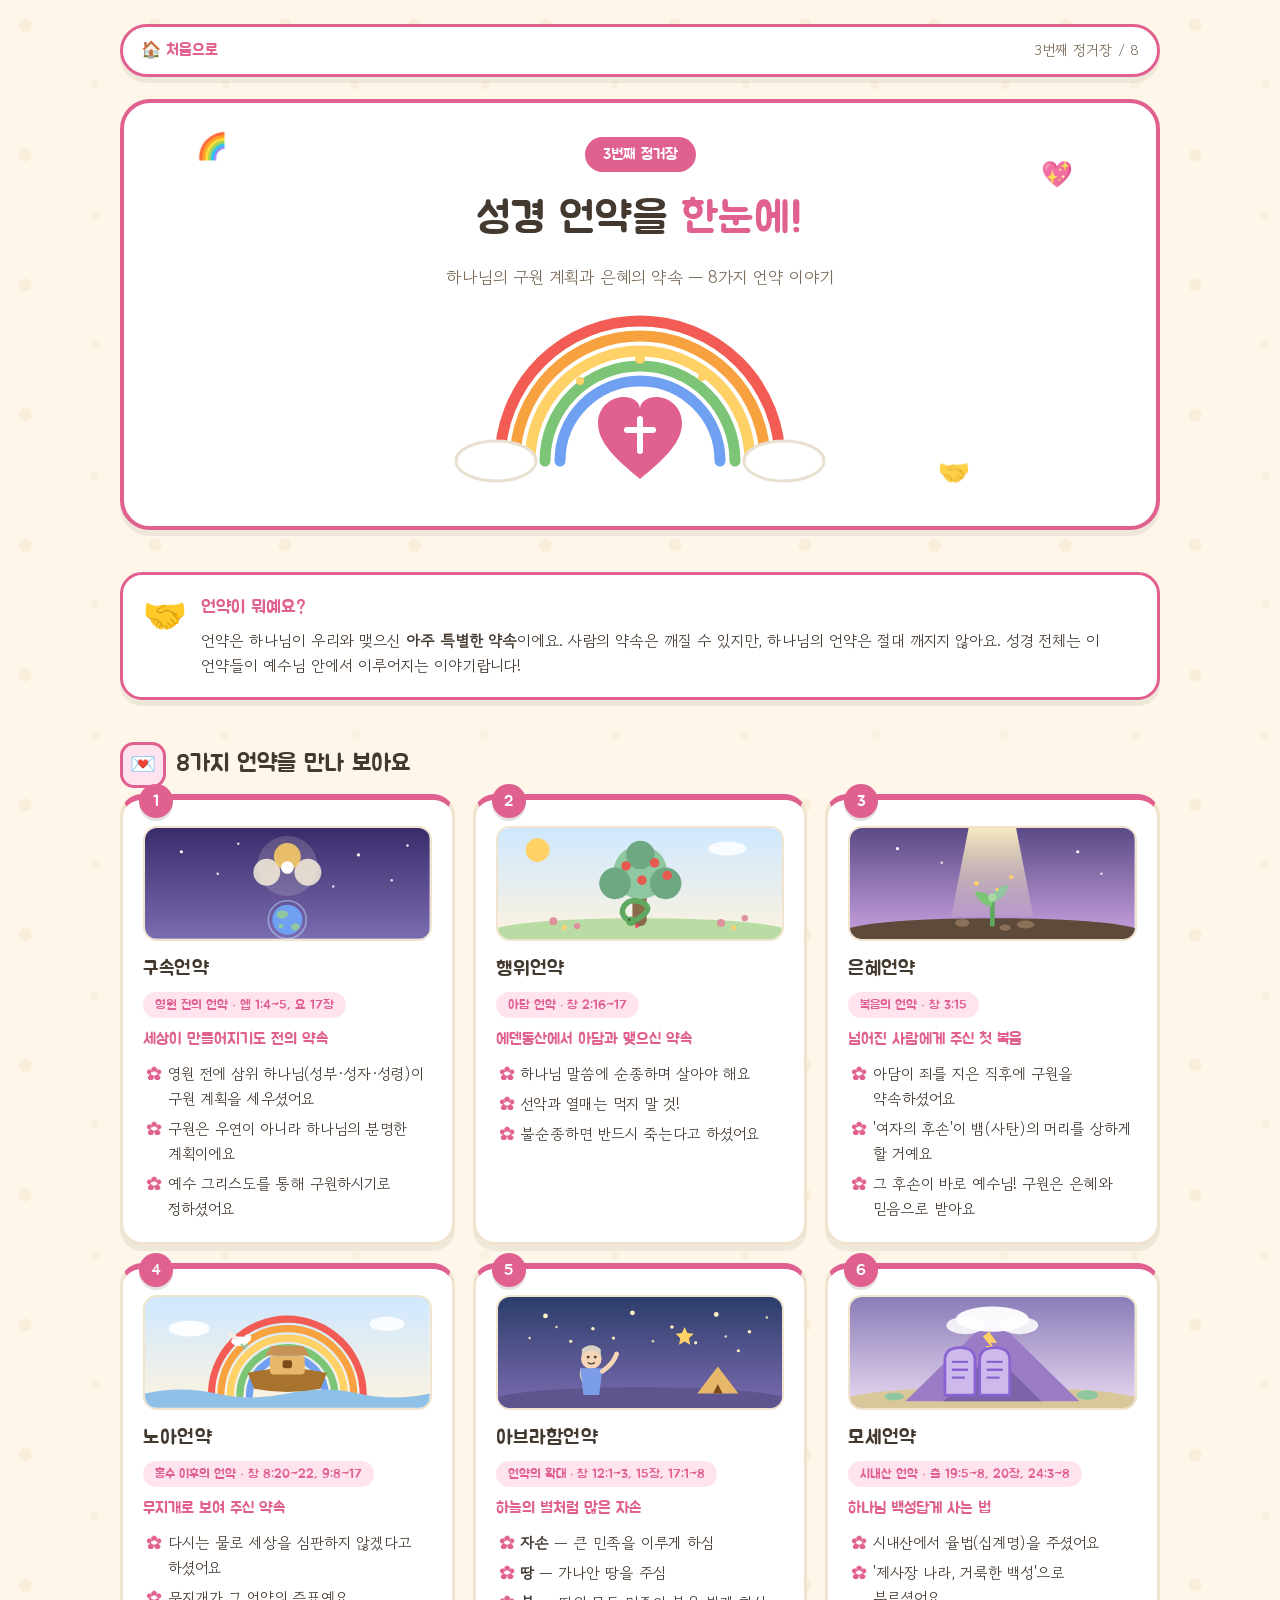
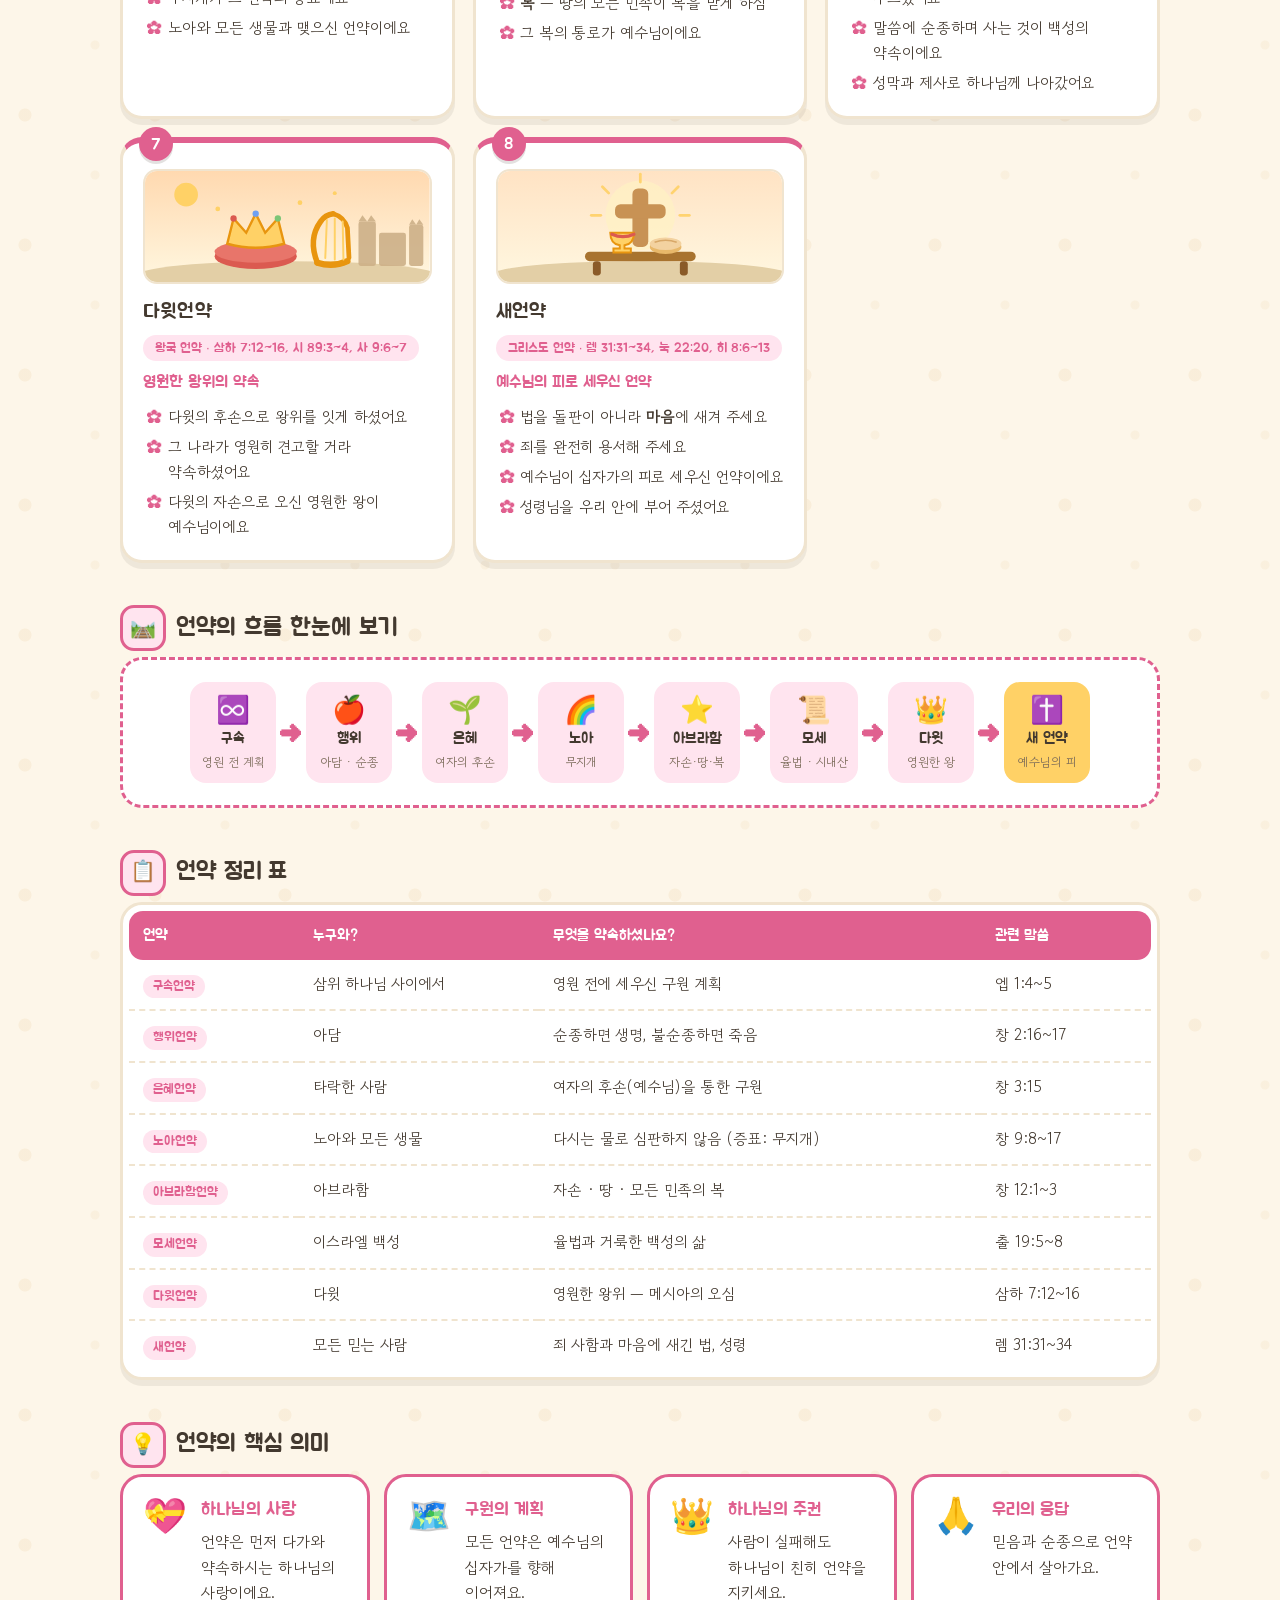
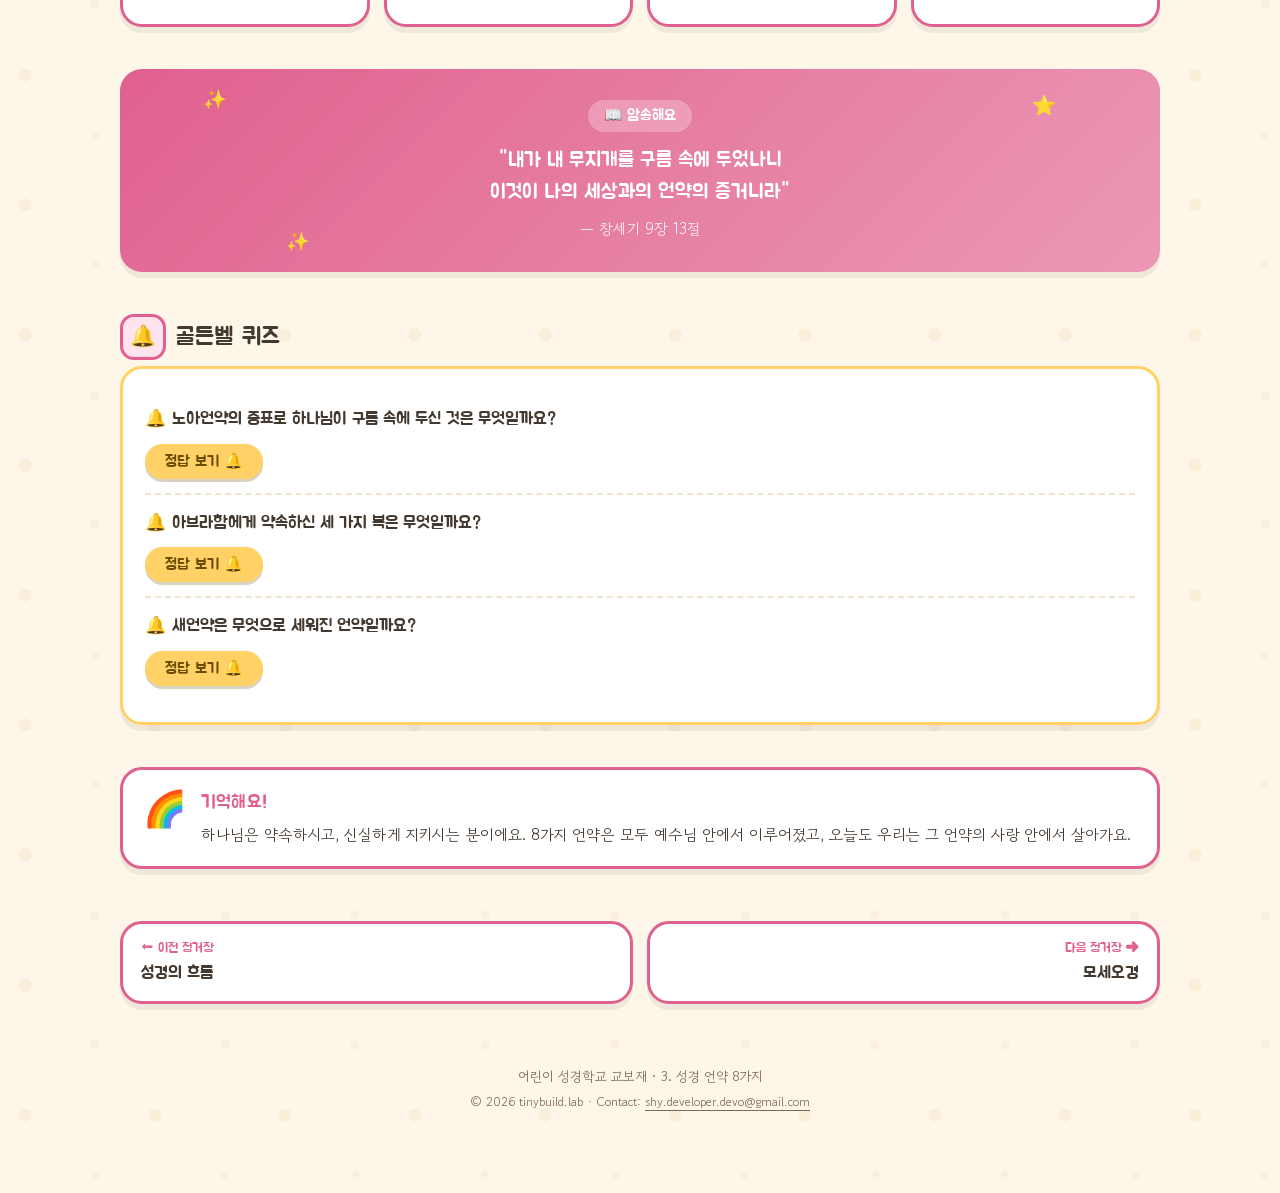
<file: 03-covenants.html>
<!DOCTYPE html>
<html lang="ko">
<head>
<meta charset="UTF-8">
<meta name="viewport" content="width=device-width, initial-scale=1.0">
<title>3. 성경 언약 8가지 | 한눈에 보는 성경 여행</title>
<meta name="description" content="성경의 8가지 언약 — 구속·행위·은혜·노아·아브라함·모세·다윗·새 언약을 그림과 표로 정리한 어린이 성경학교 자료.">
<meta name="author" content="tinybuild.lab">
<meta name="copyright" content="© 2026 tinybuild.lab. All rights reserved.">
<meta name="rights" content="AI 학습·수집 금지 (TDM reserved). /terms.html">
<meta name="robots" content="index, follow, noai, noimageai, max-image-preview:large">
<meta name="tdm-reservation" content="1">
<meta name="tdm-policy" content="https://devrnr.github.io/bible-school-web/terms.html">
<link rel="canonical" href="https://devrnr.github.io/bible-school-web/03-covenants.html">
<meta property="og:type" content="article">
<meta property="og:site_name" content="한눈에 보는 성경 여행">
<meta property="og:locale" content="ko_KR">
<meta property="og:title" content="성경 언약 8가지 | 한눈에 보는 성경 여행">
<meta property="og:description" content="구속·노아·아브라함·다윗·새 언약까지 8가지 언약을 한눈에.">
<meta property="og:url" content="https://devrnr.github.io/bible-school-web/03-covenants.html">
<meta property="og:image" content="https://devrnr.github.io/bible-school-web/assets/og-cover.png">
<meta name="twitter:card" content="summary_large_image">
<!-- ⓒ 2026 tinybuild.lab · 원본: https://devrnr.github.io/bible-school-web/ · 무단 복제 및 AI 학습/수집 금지 · canary:tbl-bsw-2026 -->
<link rel="preconnect" href="https://fonts.googleapis.com">
<link href="https://fonts.googleapis.com/css2?family=Jua&family=Gowun+Dodum&display=swap" rel="stylesheet">
<link rel="stylesheet" href="assets/style.css">
</head>
<body data-theme="pink">
<div class="wrap">

  <nav class="topbar">
    <a class="home" href="index.html">처음으로</a>
    <span class="where">3번째 정거장 / 8</span>
  </nav>

  <header class="page-header">
    <span class="floaty" style="top:20px; left:7%;">🌈</span>
    <span class="floaty f2" style="top:48px; right:8%;">💖</span>
    <span class="floaty f3" style="bottom:36px; right:18%;">🤝</span>
    <span class="chapter-badge">3번째 정거장</span>
    <h1>성경 언약을 <span class="hl">한눈에!</span></h1>
    <p class="subtitle">하나님의 구원 계획과 은혜의 약속 — 8가지 언약 이야기</p>
    <div class="hero-art">
      <svg viewBox="0 -12 420 182" width="420" role="img" aria-label="무지개 아래 약속의 하트 그림">
        <g fill="none" stroke-linecap="round">
          <path class="anim-draw" d="M70 140 A 140 140 0 0 1 350 140" stroke="#f25c54" stroke-width="11"/>
          <path class="anim-draw" d="M85 140 A 125 125 0 0 1 335 140" stroke="#f8a13f" stroke-width="11" style="animation-delay:0.5s"/>
          <path class="anim-draw" d="M100 140 A 110 110 0 0 1 320 140" stroke="#ffd166" stroke-width="11" style="animation-delay:0.65s"/>
          <path class="anim-draw" d="M115 140 A 95 95 0 0 1 305 140" stroke="#7cc576" stroke-width="11" style="animation-delay:0.8s"/>
          <path class="anim-draw" d="M130 140 A 80 80 0 0 1 290 140" stroke="#6fa0f2" stroke-width="11" style="animation-delay:0.95s"/>
        </g>
        <g fill="#ffffff" stroke="#e8e0d0" stroke-width="3">
          <ellipse cx="66" cy="140" rx="40" ry="20"/>
          <ellipse cx="354" cy="140" rx="40" ry="20"/>
        </g>
        <g class="anim-bob" style="transform-box: fill-box;">
          <path d="M210 158 C 186 138 168 122 168 102 C 168 86 181 76 194 76 C 203 76 210 81 210 88 C 210 81 217 76 226 76 C 239 76 252 86 252 102 C 252 122 234 138 210 158 Z" fill="#e0608f"/>
          <g stroke="#fff" stroke-width="6" stroke-linecap="round">
            <line x1="210" y1="98" x2="210" y2="130"/>
            <line x1="197" y1="109" x2="223" y2="109"/>
          </g>
        </g>
        <g class="anim-blink" fill="#ffd166"><circle cx="150" cy="60" r="4"/><circle cx="272" cy="56" r="4"/><circle cx="210" cy="38" r="5"/></g>
      </svg>
    </div>
  </header>

  <!-- 언약이란? -->
  <section class="section reveal">
    <div class="point-box">
      <span class="big-ico">🤝</span>
      <div>
        <h3>언약이 뭐예요?</h3>
        <p>언약은 하나님이 우리와 맺으신 <strong>아주 특별한 약속</strong>이에요.
        사람의 약속은 깨질 수 있지만, 하나님의 언약은 절대 깨지지 않아요.
        성경 전체는 이 언약들이 예수님 안에서 이루어지는 이야기랍니다!</p>
      </div>
    </div>
  </section>

  <!-- 8가지 언약 카드 -->
  <section class="section reveal">
    <h2 class="section-title"><span class="emoji">💌</span>8가지 언약을 만나 보아요</h2>
    <div class="cards">
      <div class="card">
        <span class="card-num">1</span>
        <div class="card-art"><svg viewBox="0 0 360 140" role="img" aria-label="영원 전, 삼위 하나님의 세 빛과 작고 푸른 지구">
          <defs>
            <linearGradient id="c1sky" x1="0" y1="0" x2="0" y2="1"><stop offset="0" stop-color="#3a2c6b"/><stop offset="1" stop-color="#7b6bb0"/></linearGradient>
          </defs>
          <rect width="360" height="140" fill="url(#c1sky)"/>
          <circle cx="46" cy="30" r="2" fill="#fff"/><circle cx="92" cy="58" r="1.6" fill="#fff" opacity="0.85"/><circle cx="270" cy="34" r="2" fill="#fff"/><circle cx="312" cy="66" r="1.6" fill="#fff" opacity="0.85"/><circle cx="118" cy="20" r="1.6" fill="#fff" opacity="0.8"/><circle cx="238" cy="74" r="1.6" fill="#fff" opacity="0.8"/><circle cx="332" cy="22" r="1.6" fill="#fff" opacity="0.9"/>
          <g class="anim-blink">
            <circle cx="180" cy="48" r="38" fill="#fff7e0" opacity="0.16"/>
            <circle cx="154" cy="56" r="17" fill="#fff7e0" opacity="0.8"/>
            <circle cx="206" cy="56" r="17" fill="#fff7e0" opacity="0.8"/>
            <circle cx="180" cy="36" r="17" fill="#ffd166" opacity="0.85"/>
            <circle cx="180" cy="50" r="8" fill="#fff"/>
          </g>
          <g class="anim-bob" style="transform-box:fill-box;">
            <circle cx="180" cy="116" r="24" fill="none" stroke="#bfe6f8" stroke-width="2" opacity="0.5"/>
            <circle cx="180" cy="116" r="19" fill="#6fa0f2"/>
            <path d="M168 106 q8 -4 14 2 q-4 8 -12 6 q-6 -3 -2 -8 Z" fill="#8fc7a0"/>
            <path d="M186 122 q8 -4 10 3 q-3 6 -9 4 q-4 -3 -1 -7 Z" fill="#8fc7a0"/>
            <circle cx="172" cy="124" r="3" fill="#8fc7a0"/>
          </g>
        </svg></div>
        <h3>구속언약</h3>
        <span class="card-meta">영원 전의 언약 · 엡 1:4~5, 요 17장</span>
        <p class="card-theme">세상이 만들어지기도 전의 약속</p>
        <ul>
          <li>영원 전에 삼위 하나님(성부·성자·성령)이 구원 계획을 세우셨어요</li>
          <li>구원은 우연이 아니라 하나님의 분명한 계획이에요</li>
          <li>예수 그리스도를 통해 구원하시기로 정하셨어요</li>
        </ul>
      </div>
      <div class="card">
        <span class="card-num">2</span>
        <div class="card-art"><svg viewBox="0 0 360 140" role="img" aria-label="에덴동산의 열매 달린 나무와 나무를 감은 뱀">
          <defs>
            <linearGradient id="c2sky" x1="0" y1="0" x2="0" y2="1"><stop offset="0" stop-color="#cfe8ff"/><stop offset="1" stop-color="#fdf3df"/></linearGradient>
          </defs>
          <rect width="360" height="140" fill="url(#c2sky)"/>
          <circle cx="50" cy="28" r="15" fill="#ffd166"/>
          <ellipse cx="290" cy="26" rx="24" ry="9" fill="#fff" opacity="0.85"/>
          <ellipse cx="180" cy="132" rx="190" ry="18" fill="#b9dba4"/>
          <g class="anim-sway" style="transform-box:fill-box;">
            <rect x="170" y="74" width="18" height="50" rx="8" fill="#8a6a4a"/>
            <circle cx="180" cy="56" r="34" fill="#8fc7a0"/>
            <circle cx="148" cy="70" r="20" fill="#6da883"/>
            <circle cx="212" cy="70" r="20" fill="#6da883"/>
            <circle cx="180" cy="34" r="18" fill="#6da883"/>
            <circle cx="162" cy="48" r="6" fill="#e85a50"/>
            <circle cx="198" cy="44" r="6" fill="#e85a50"/>
            <circle cx="182" cy="66" r="6" fill="#e85a50"/>
            <circle cx="214" cy="60" r="6" fill="#e85a50"/>
          </g>
          <g class="anim-bob" style="transform-box:fill-box;">
            <path d="M168 118 q-16 -8 -8 -20 q8 -10 22 -4 q12 6 4 14 q-8 8 -18 10 Z" fill="none" stroke="#5fa860" stroke-width="7" stroke-linecap="round"/>
            <circle cx="168" cy="118" r="6" fill="#5fa860"/>
            <circle cx="166" cy="116" r="1.4" fill="#43392f"/>
            <path d="M173 121 l7 3 -6 3 Z" fill="#e8506a"/>
          </g>
          <g fill="#e08f9d"><circle cx="70" cy="118" r="5"/><circle cx="100" cy="124" r="4"/><circle cx="282" cy="120" r="5"/><circle cx="312" cy="114" r="4"/></g>
          <g fill="#ffd166"><circle cx="84" cy="126" r="3"/><circle cx="298" cy="126" r="3"/></g>
        </svg></div>
        <h3>행위언약</h3>
        <span class="card-meta">아담 언약 · 창 2:16~17</span>
        <p class="card-theme">에덴동산에서 아담과 맺으신 약속</p>
        <ul>
          <li>하나님 말씀에 순종하며 살아야 해요</li>
          <li>선악과 열매는 먹지 말 것!</li>
          <li>불순종하면 반드시 죽는다고 하셨어요</li>
        </ul>
      </div>
      <div class="card">
        <span class="card-num">3</span>
        <div class="card-art"><svg viewBox="0 0 360 140" role="img" aria-label="어두운 땅을 뚫고 나온 새싹 위로 비치는 따뜻한 빛줄기">
          <defs>
            <linearGradient id="c3sky" x1="0" y1="0" x2="0" y2="1"><stop offset="0" stop-color="#5a4a86"/><stop offset="1" stop-color="#c9a3e0"/></linearGradient>
            <linearGradient id="c3beam" x1="0" y1="0" x2="0" y2="1"><stop offset="0" stop-color="#fff3c4" stop-opacity="0.95"/><stop offset="1" stop-color="#fff3c4" stop-opacity="0.1"/></linearGradient>
          </defs>
          <rect width="360" height="140" fill="url(#c3sky)"/>
          <circle cx="60" cy="26" r="2" fill="#fff"/><circle cx="116" cy="44" r="1.6" fill="#fff" opacity="0.8"/><circle cx="288" cy="30" r="2" fill="#fff"/><circle cx="318" cy="58" r="1.6" fill="#fff" opacity="0.8"/>
          <ellipse cx="180" cy="132" rx="190" ry="18" fill="#5e4a3a"/>
          <g class="anim-blink"><path d="M150 0 L 210 0 L 232 112 L 128 112 Z" fill="url(#c3beam)"/></g>
          <g class="anim-sway" style="transform-box:fill-box;">
            <path d="M180 122 L 180 92" stroke="#5fa860" stroke-width="6" stroke-linecap="round"/>
            <path d="M180 100 q-18 -4 -22 -20 q18 0 22 14 Z" fill="#7cc576"/>
            <path d="M180 94 q18 -6 20 -22 q-18 2 -20 16 Z" fill="#8fc7a0"/>
            <circle cx="180" cy="88" r="5" fill="#a8dba4"/>
          </g>
          <g fill="#8a7058"><ellipse cx="142" cy="120" rx="9" ry="5"/><ellipse cx="222" cy="122" rx="11" ry="5"/><ellipse cx="196" cy="126" rx="7" ry="4"/></g>
          <g class="anim-blink" fill="#ffd166"><circle cx="160" cy="70" r="3"/><circle cx="204" cy="62" r="2.5"/><circle cx="186" cy="78" r="2"/></g>
        </svg></div>
        <h3>은혜언약</h3>
        <span class="card-meta">복음의 언약 · 창 3:15</span>
        <p class="card-theme">넘어진 사람에게 주신 첫 복음</p>
        <ul>
          <li>아담이 죄를 지은 직후에 구원을 약속하셨어요</li>
          <li>'여자의 후손'이 뱀(사탄)의 머리를 상하게 할 거예요</li>
          <li>그 후손이 바로 예수님! 구원은 은혜와 믿음으로 받아요</li>
        </ul>
      </div>
      <div class="card">
        <span class="card-num">4</span>
        <div class="card-art"><svg viewBox="0 0 360 140" role="img" aria-label="잔잔한 물 위의 방주와 무지개, 날아가는 비둘기">
          <defs>
            <linearGradient id="c4sky" x1="0" y1="0" x2="0" y2="1"><stop offset="0" stop-color="#cfe8ff"/><stop offset="1" stop-color="#fdf3df"/></linearGradient>
          </defs>
          <rect width="360" height="140" fill="url(#c4sky)"/>
          <g fill="none" stroke-linecap="round">
            <path d="M84 124 A 96 96 0 0 1 276 124" stroke="#f25c54" stroke-width="9"/>
            <path d="M96 124 A 84 84 0 0 1 264 124" stroke="#f8a13f" stroke-width="9"/>
            <path d="M108 124 A 72 72 0 0 1 252 124" stroke="#ffd166" stroke-width="9"/>
            <path d="M120 124 A 60 60 0 0 1 240 124" stroke="#7cc576" stroke-width="9"/>
            <path d="M132 124 A 48 48 0 0 1 228 124" stroke="#6fa0f2" stroke-width="9"/>
          </g>
          <ellipse cx="56" cy="40" rx="26" ry="10" fill="#fff" opacity="0.9"/>
          <ellipse cx="306" cy="34" rx="22" ry="9" fill="#fff" opacity="0.85"/>
          <path d="M0 122 Q 45 112 90 122 Q 135 132 180 122 Q 225 112 270 122 Q 315 132 360 122 L 360 140 L 0 140 Z" fill="#8fc0e8"/>
          <g class="anim-bob" style="transform-box:fill-box;">
            <path d="M130 96 Q 180 84 230 96 L 222 116 Q 180 124 138 116 Z" fill="#a8732f"/>
            <rect x="158" y="74" width="44" height="24" rx="5" fill="#e8b86a"/>
            <path d="M152 74 L 208 74 L 200 62 L 160 62 Z" fill="#c89254"/>
            <rect x="174" y="80" width="12" height="10" rx="3" fill="#7a4a18"/>
          </g>
          <g class="anim-fly" style="transform-box:fill-box;">
            <ellipse cx="120" cy="56" rx="11" ry="6" fill="#fff"/>
            <circle cx="130" cy="52" r="4.5" fill="#fff"/>
            <polygon points="134,51 140,53 134,55" fill="#f8a13f"/>
            <path d="M118 52 q-7 -9 -15 -7 q6 8 13 10 Z" fill="#f3efe5"/>
            <path d="M122 60 l4 5 3 -5" fill="none" stroke="#8fc7a0" stroke-width="2.5" stroke-linecap="round"/>
          </g>
        </svg></div>
        <h3>노아언약</h3>
        <span class="card-meta">홍수 이후의 언약 · 창 8:20~22, 9:8~17</span>
        <p class="card-theme">무지개로 보여 주신 약속</p>
        <ul>
          <li>다시는 물로 세상을 심판하지 않겠다고 하셨어요</li>
          <li>무지개가 그 언약의 증표예요</li>
          <li>노아와 모든 생물과 맺으신 언약이에요</li>
        </ul>
      </div>
      <div class="card">
        <span class="card-num">5</span>
        <div class="card-art"><svg viewBox="0 0 360 140" role="img" aria-label="별이 가득한 밤하늘을 올려다보는 아브라함과 천막">
          <defs>
            <linearGradient id="c5sky" x1="0" y1="0" x2="0" y2="1"><stop offset="0" stop-color="#2c3e6b"/><stop offset="1" stop-color="#7b6bb0"/></linearGradient>
          </defs>
          <rect width="360" height="140" fill="url(#c5sky)"/>
          <g class="anim-blink" fill="#fff3c4">
            <circle cx="60" cy="24" r="3"/><circle cx="120" cy="40" r="2.2"/><circle cx="170" cy="20" r="3"/><circle cx="220" cy="38" r="2.2"/><circle cx="276" cy="22" r="3"/><circle cx="318" cy="44" r="2.2"/><circle cx="92" cy="56" r="2"/><circle cx="250" cy="58" r="2"/><circle cx="146" cy="52" r="2"/><circle cx="304" cy="68" r="2"/>
          </g>
          <g fill="#fff3c4" opacity="0.85"><circle cx="40" cy="52" r="1.6"/><circle cx="196" cy="56" r="1.6"/><circle cx="340" cy="26" r="1.6"/><circle cx="74" cy="38" r="1.6"/><circle cx="288" cy="50" r="1.6"/></g>
          <path d="M236 38 l3.5 7.5 8 1 -6 5.8 1.6 8 -7.1 -4 -7.1 4 1.6 -8 -6 -5.8 8 -1 Z" fill="#ffd166" class="anim-blink"/>
          <ellipse cx="180" cy="132" rx="190" ry="18" fill="#5e548e"/>
          <g>
            <path d="M252 122 l26 -34 26 34 Z" fill="#e8b86a"/>
            <path d="M272 122 l6 -12 6 12 Z" fill="#7a4a18"/>
          </g>
          <g class="anim-sway" style="transform-box:fill-box;">
            <circle cx="118" cy="78" r="13" fill="#f7d6b8"/>
            <path d="M106 74 q12 -12 24 0 l0 -8 q-12 -10 -24 0 Z" fill="#d8d2c4"/>
            <path d="M104 90 q-2 12 3 18 l4 -4 q-3 -8 -2 -12 Z" fill="#d8d2c4"/>
            <path d="M104 90 L 132 90 L 128 124 L 108 124 Z" fill="#7c9ee8"/>
            <path d="M132 94 q14 -10 18 -22" stroke="#f7d6b8" stroke-width="6" stroke-linecap="round" fill="none"/>
            <circle cx="114" cy="76" r="1.8" fill="#43392f"/><circle cx="123" cy="76" r="1.8" fill="#43392f"/>
            <path d="M114 83 q4 3 8 0" stroke="#43392f" stroke-width="1.6" fill="none" stroke-linecap="round"/>
          </g>
        </svg></div>
        <h3>아브라함언약</h3>
        <span class="card-meta">언약의 확대 · 창 12:1~3, 15장, 17:1~8</span>
        <p class="card-theme">하늘의 별처럼 많은 자손</p>
        <ul>
          <li><strong>자손</strong> — 큰 민족을 이루게 하심</li>
          <li><strong>땅</strong> — 가나안 땅을 주심</li>
          <li><strong>복</strong> — 땅의 모든 민족이 복을 받게 하심</li>
          <li>그 복의 통로가 예수님이에요</li>
        </ul>
      </div>
      <div class="card">
        <span class="card-num">6</span>
        <div class="card-art"><svg viewBox="0 0 360 140" role="img" aria-label="구름 덮인 시내산과 그 앞의 십계명 돌판">
          <defs>
            <linearGradient id="c6sky" x1="0" y1="0" x2="0" y2="1"><stop offset="0" stop-color="#8a7cb8"/><stop offset="1" stop-color="#e8d9f0"/></linearGradient>
          </defs>
          <rect width="360" height="140" fill="url(#c6sky)"/>
          <ellipse cx="180" cy="132" rx="190" ry="18" fill="#d9c79a"/>
          <path d="M70 132 L 180 24 L 290 132 Z" fill="#9a7cc4"/>
          <path d="M118 132 L 180 70 L 242 132 Z" fill="#7d63a8"/>
          <g class="anim-bob" style="transform-box:fill-box;">
            <ellipse cx="180" cy="28" rx="46" ry="16" fill="#fff" opacity="0.95"/>
            <ellipse cx="146" cy="36" rx="24" ry="11" fill="#fff" opacity="0.85"/>
            <ellipse cx="214" cy="36" rx="24" ry="11" fill="#fff" opacity="0.85"/>
          </g>
          <g class="anim-blink">
            <path d="M176 44 l10 14 -8 0 9 15 -16 -11 7 0 -10 -12 Z" fill="#ffd166"/>
          </g>
          <g>
            <path d="M120 80 q0 -16 19 -16 q19 0 19 16 l0 44 -38 0 Z" fill="#cdb9ec" stroke="#8a63d2" stroke-width="3.5"/>
            <path d="M164 80 q0 -16 19 -16 q19 0 19 16 l0 44 -38 0 Z" fill="#cdb9ec" stroke="#8a63d2" stroke-width="3.5"/>
            <g stroke="#8a63d2" stroke-width="3" stroke-linecap="round">
              <line x1="130" y1="82" x2="148" y2="82"/><line x1="130" y1="92" x2="148" y2="92"/><line x1="130" y1="102" x2="144" y2="102"/>
              <line x1="174" y1="82" x2="192" y2="82"/><line x1="174" y1="92" x2="192" y2="92"/><line x1="174" y1="102" x2="188" y2="102"/>
            </g>
          </g>
          <g fill="#8fc7a0"><ellipse cx="300" cy="124" rx="14" ry="6"/><ellipse cx="56" cy="126" rx="12" ry="5"/></g>
        </svg></div>
        <h3>모세언약</h3>
        <span class="card-meta">시내산 언약 · 출 19:5~8, 20장, 24:3~8</span>
        <p class="card-theme">하나님 백성답게 사는 법</p>
        <ul>
          <li>시내산에서 율법(십계명)을 주셨어요</li>
          <li>'제사장 나라, 거룩한 백성'으로 부르셨어요</li>
          <li>말씀에 순종하며 사는 것이 백성의 약속이에요</li>
          <li>성막과 제사로 하나님께 나아갔어요</li>
        </ul>
      </div>
      <div class="card">
        <span class="card-num">7</span>
        <div class="card-art"><svg viewBox="0 0 360 140" role="img" aria-label="붉은 방석 위 금 왕관과 수금, 멀리 보이는 성">
          <defs>
            <linearGradient id="c7sky" x1="0" y1="0" x2="0" y2="1"><stop offset="0" stop-color="#ffd9b0"/><stop offset="1" stop-color="#fff7e0"/></linearGradient>
          </defs>
          <rect width="360" height="140" fill="url(#c7sky)"/>
          <circle cx="52" cy="30" r="15" fill="#ffd166"/>
          <ellipse cx="180" cy="132" rx="190" ry="18" fill="#e3cfa6"/>
          <g fill="#cdb088" opacity="0.9">
            <rect x="270" y="64" width="22" height="56" rx="3"/>
            <rect x="296" y="78" width="34" height="42" rx="3"/>
            <rect x="334" y="68" width="18" height="52" rx="3"/>
            <path d="M270 64 l5 -8 6 8 5 -8 6 8 Z"/>
            <path d="M334 68 l4 -7 5 7 4 -7 5 7 Z"/>
          </g>
          <g class="anim-bob" style="transform-box:fill-box;">
            <ellipse cx="140" cy="108" rx="52" ry="16" fill="#db5a50"/>
            <ellipse cx="140" cy="102" rx="52" ry="14" fill="#e8756a"/>
            <path d="M104 92 L 112 60 L 128 78 L 140 54 L 152 78 L 168 60 L 176 92 Q 140 102 104 92 Z" fill="#ffd166" stroke="#e8950f" stroke-width="3"/>
            <circle cx="112" cy="60" r="4" fill="#db5a50"/><circle cx="140" cy="54" r="4" fill="#6fa0f2"/><circle cx="168" cy="60" r="4" fill="#7cc576"/>
          </g>
          <g class="anim-sway" style="transform-box:fill-box;">
            <path d="M218 116 q-12 -30 4 -52 q6 -9 16 -10" fill="none" stroke="#e8950f" stroke-width="7" stroke-linecap="round"/>
            <path d="M218 116 q20 6 38 -2" fill="none" stroke="#e8950f" stroke-width="8" stroke-linecap="round"/>
            <path d="M238 54 q14 4 18 18 l2 38" fill="none" stroke="#e8950f" stroke-width="6" stroke-linecap="round"/>
            <g stroke="#ffd166" stroke-width="2.5" stroke-linecap="round">
              <line x1="230" y1="62" x2="228" y2="110"/><line x1="240" y1="60" x2="240" y2="112"/><line x1="250" y1="64" x2="251" y2="112"/>
            </g>
          </g>
          <g class="anim-blink" fill="#ffd166"><circle cx="92" cy="48" r="3"/><circle cx="196" cy="40" r="3"/><circle cx="240" cy="28" r="2.5"/></g>
        </svg></div>
        <h3>다윗언약</h3>
        <span class="card-meta">왕국 언약 · 삼하 7:12~16, 시 89:3~4, 사 9:6~7</span>
        <p class="card-theme">영원한 왕위의 약속</p>
        <ul>
          <li>다윗의 후손으로 왕위를 잇게 하셨어요</li>
          <li>그 나라가 영원히 견고할 거라 약속하셨어요</li>
          <li>다윗의 자손으로 오신 영원한 왕이 예수님이에요</li>
        </ul>
      </div>
      <div class="card">
        <span class="card-num">8</span>
        <div class="card-art"><svg viewBox="0 0 360 140" role="img" aria-label="빛나는 십자가 앞 식탁 위의 잔과 떡">
          <defs>
            <linearGradient id="c8sky" x1="0" y1="0" x2="0" y2="1"><stop offset="0" stop-color="#ffe3c4"/><stop offset="1" stop-color="#fff7e0"/></linearGradient>
          </defs>
          <rect width="360" height="140" fill="url(#c8sky)"/>
          <g class="anim-blink">
            <circle cx="180" cy="56" r="44" fill="#fff3c4" opacity="0.7"/>
            <g stroke="#ffd166" stroke-width="3.5" stroke-linecap="round" opacity="0.9">
              <line x1="180" y1="4" x2="180" y2="14"/><line x1="132" y1="20" x2="140" y2="28"/><line x1="228" y1="20" x2="220" y2="28"/>
              <line x1="118" y1="56" x2="130" y2="56"/><line x1="242" y1="56" x2="230" y2="56"/>
            </g>
          </g>
          <g fill="#c89254">
            <rect x="170" y="22" width="20" height="74" rx="7"/>
            <rect x="148" y="42" width="64" height="18" rx="7"/>
          </g>
          <ellipse cx="180" cy="132" rx="190" ry="18" fill="#e3cfa6"/>
          <g>
            <rect x="110" y="102" width="140" height="12" rx="6" fill="#a8732f"/>
            <rect x="120" y="114" width="10" height="18" rx="4" fill="#8a5a28"/>
            <rect x="230" y="114" width="10" height="18" rx="4" fill="#8a5a28"/>
          </g>
          <g class="anim-bob" style="transform-box:fill-box;">
            <path d="M142 78 q0 14 12 16 l0 4 -8 0 0 5 22 0 0 -5 -8 0 0 -4 q12 -2 12 -16 Z" fill="#ffd166" stroke="#e8950f" stroke-width="2.5"/>
            <path d="M144 80 q14 6 28 0" stroke="#db5a50" stroke-width="4" stroke-linecap="round" fill="none"/>
            <ellipse cx="212" cy="96" rx="20" ry="9" fill="#e8b86a"/>
            <ellipse cx="212" cy="92" rx="20" ry="8" fill="#f3d2a0"/>
            <path d="M198 90 q14 -5 28 0" stroke="#d8a868" stroke-width="2" fill="none"/>
          </g>
        </svg></div>
        <h3>새언약</h3>
        <span class="card-meta">그리스도 언약 · 렘 31:31~34, 눅 22:20, 히 8:6~13</span>
        <p class="card-theme">예수님의 피로 세우신 언약</p>
        <ul>
          <li>법을 돌판이 아니라 <strong>마음</strong>에 새겨 주세요</li>
          <li>죄를 완전히 용서해 주세요</li>
          <li>예수님이 십자가의 피로 세우신 언약이에요</li>
          <li>성령님을 우리 안에 부어 주셨어요</li>
        </ul>
      </div>
    </div>
  </section>

  <!-- 흐름 -->
  <section class="section reveal">
    <h2 class="section-title"><span class="emoji">🛤️</span>언약의 흐름 한눈에 보기</h2>
    <div class="flow">
      <div class="flow-step"><span class="ico">♾️</span><span class="label">구속</span><span class="sub">영원 전 계획</span></div>
      <span class="flow-arrow">➜</span>
      <div class="flow-step"><span class="ico">🍎</span><span class="label">행위</span><span class="sub">아담 · 순종</span></div>
      <span class="flow-arrow">➜</span>
      <div class="flow-step"><span class="ico">🌱</span><span class="label">은혜</span><span class="sub">여자의 후손</span></div>
      <span class="flow-arrow">➜</span>
      <div class="flow-step"><span class="ico">🌈</span><span class="label">노아</span><span class="sub">무지개</span></div>
      <span class="flow-arrow">➜</span>
      <div class="flow-step"><span class="ico">⭐</span><span class="label">아브라함</span><span class="sub">자손·땅·복</span></div>
      <span class="flow-arrow">➜</span>
      <div class="flow-step"><span class="ico">📜</span><span class="label">모세</span><span class="sub">율법 · 시내산</span></div>
      <span class="flow-arrow">➜</span>
      <div class="flow-step"><span class="ico">👑</span><span class="label">다윗</span><span class="sub">영원한 왕</span></div>
      <span class="flow-arrow">➜</span>
      <div class="flow-step" style="background:var(--yellow);"><span class="ico">✝️</span><span class="label">새 언약</span><span class="sub">예수님의 피</span></div>
    </div>
  </section>

  <!-- 정리 표 -->
  <section class="section reveal">
    <h2 class="section-title"><span class="emoji">📋</span>언약 정리 표</h2>
    <div class="table-wrap">
      <table>
        <thead>
          <tr><th>언약</th><th>누구와?</th><th>무엇을 약속하셨나요?</th><th>관련 말씀</th></tr>
        </thead>
        <tbody>
          <tr><td><span class="chip">구속언약</span></td><td>삼위 하나님 사이에서</td><td>영원 전에 세우신 구원 계획</td><td>엡 1:4~5</td></tr>
          <tr><td><span class="chip">행위언약</span></td><td>아담</td><td>순종하면 생명, 불순종하면 죽음</td><td>창 2:16~17</td></tr>
          <tr><td><span class="chip">은혜언약</span></td><td>타락한 사람</td><td>여자의 후손(예수님)을 통한 구원</td><td>창 3:15</td></tr>
          <tr><td><span class="chip">노아언약</span></td><td>노아와 모든 생물</td><td>다시는 물로 심판하지 않음 (증표: 무지개)</td><td>창 9:8~17</td></tr>
          <tr><td><span class="chip">아브라함언약</span></td><td>아브라함</td><td>자손 · 땅 · 모든 민족의 복</td><td>창 12:1~3</td></tr>
          <tr><td><span class="chip">모세언약</span></td><td>이스라엘 백성</td><td>율법과 거룩한 백성의 삶</td><td>출 19:5~8</td></tr>
          <tr><td><span class="chip">다윗언약</span></td><td>다윗</td><td>영원한 왕위 — 메시아의 오심</td><td>삼하 7:12~16</td></tr>
          <tr><td><span class="chip">새언약</span></td><td>모든 믿는 사람</td><td>죄 사함과 마음에 새긴 법, 성령</td><td>렘 31:31~34</td></tr>
        </tbody>
      </table>
    </div>
  </section>

  <!-- 핵심 의미 -->
  <section class="section reveal">
    <h2 class="section-title"><span class="emoji">💡</span>언약의 핵심 의미</h2>
    <div class="point-grid">
      <div class="point-box"><span class="big-ico">💝</span><div><h3>하나님의 사랑</h3><p>언약은 먼저 다가와 약속하시는 하나님의 사랑이에요.</p></div></div>
      <div class="point-box"><span class="big-ico">🗺️</span><div><h3>구원의 계획</h3><p>모든 언약은 예수님의 십자가를 향해 이어져요.</p></div></div>
      <div class="point-box"><span class="big-ico">👑</span><div><h3>하나님의 주권</h3><p>사람이 실패해도 하나님이 친히 언약을 지키세요.</p></div></div>
      <div class="point-box"><span class="big-ico">🙏</span><div><h3>우리의 응답</h3><p>믿음과 순종으로 언약 안에서 살아가요.</p></div></div>
    </div>
  </section>

  <!-- 암송 -->
  <section class="section reveal">
    <div class="verse-banner">
      <span class="spark" style="top:14px; left:8%;">✨</span>
      <span class="spark s2" style="top:20px; right:10%;">⭐</span>
      <span class="spark s3" style="bottom:16px; left:16%;">✨</span>
      <span class="label">📖 암송해요</span>
      <blockquote>"내가 내 무지개를 구름 속에 두었나니<br>이것이 나의 세상과의 언약의 증거니라"</blockquote>
      <cite>— 창세기 9장 13절</cite>
    </div>
  </section>

  <!-- 퀴즈 -->
  <section class="section reveal">
    <h2 class="section-title"><span class="emoji">🔔</span>골든벨 퀴즈</h2>
    <div class="quiz">
      <div class="quiz-item">
        <p class="quiz-q">노아언약의 증표로 하나님이 구름 속에 두신 것은 무엇일까요?</p>
        <button class="quiz-toggle" type="button">정답 보기 🔔</button>
        <div class="quiz-a"><strong>무지개</strong>! 다시는 물로 세상을 심판하지 않겠다는 약속의 증표예요.</div>
      </div>
      <div class="quiz-item">
        <p class="quiz-q">아브라함에게 약속하신 세 가지 복은 무엇일까요?</p>
        <button class="quiz-toggle" type="button">정답 보기 🔔</button>
        <div class="quiz-a"><strong>자손 · 땅 · 복</strong>이에요. 모든 민족이 아브라함을 통해 복을 받게 된다고 하셨고, 그 복이 예수님으로 이루어졌어요.</div>
      </div>
      <div class="quiz-item">
        <p class="quiz-q">새언약은 무엇으로 세워진 언약일까요?</p>
        <button class="quiz-toggle" type="button">정답 보기 🔔</button>
        <div class="quiz-a">십자가에서 흘리신 <strong>예수님의 피</strong>로 세워진 언약이에요 (눅 22:20). 죄를 용서받고 마음에 하나님의 법이 새겨져요.</div>
      </div>
    </div>
  </section>

  <!-- 기억해요 -->
  <section class="section reveal">
    <div class="point-box">
      <span class="big-ico">🌈</span>
      <div>
        <h3>기억해요!</h3>
        <p>하나님은 약속하시고, 신실하게 지키시는 분이에요. 8가지 언약은 모두
        예수님 안에서 이루어졌고, 오늘도 우리는 그 언약의 사랑 안에서 살아가요.</p>
      </div>
    </div>
  </section>

  <nav class="page-nav">
    <a class="prev" href="02-bible-flow.html"><span class="dir">⬅ 이전 정거장</span>성경의 흐름</a>
    <a class="next" href="04-pentateuch.html"><span class="dir">다음 정거장 ➜</span>모세오경</a>
  </nav>

  <footer class="site-footer">
    어린이 성경학교 교보재 · 3. 성경 언약 8가지<br>
    <span class="copyright">© 2026 tinybuild.lab · Contact: <a href="mailto:shy.developer.devo@gmail.com">shy.developer.devo@gmail.com</a></span>
  </footer>
</div>
<script src="assets/script.js"></script>
</body>
</html>
</file>
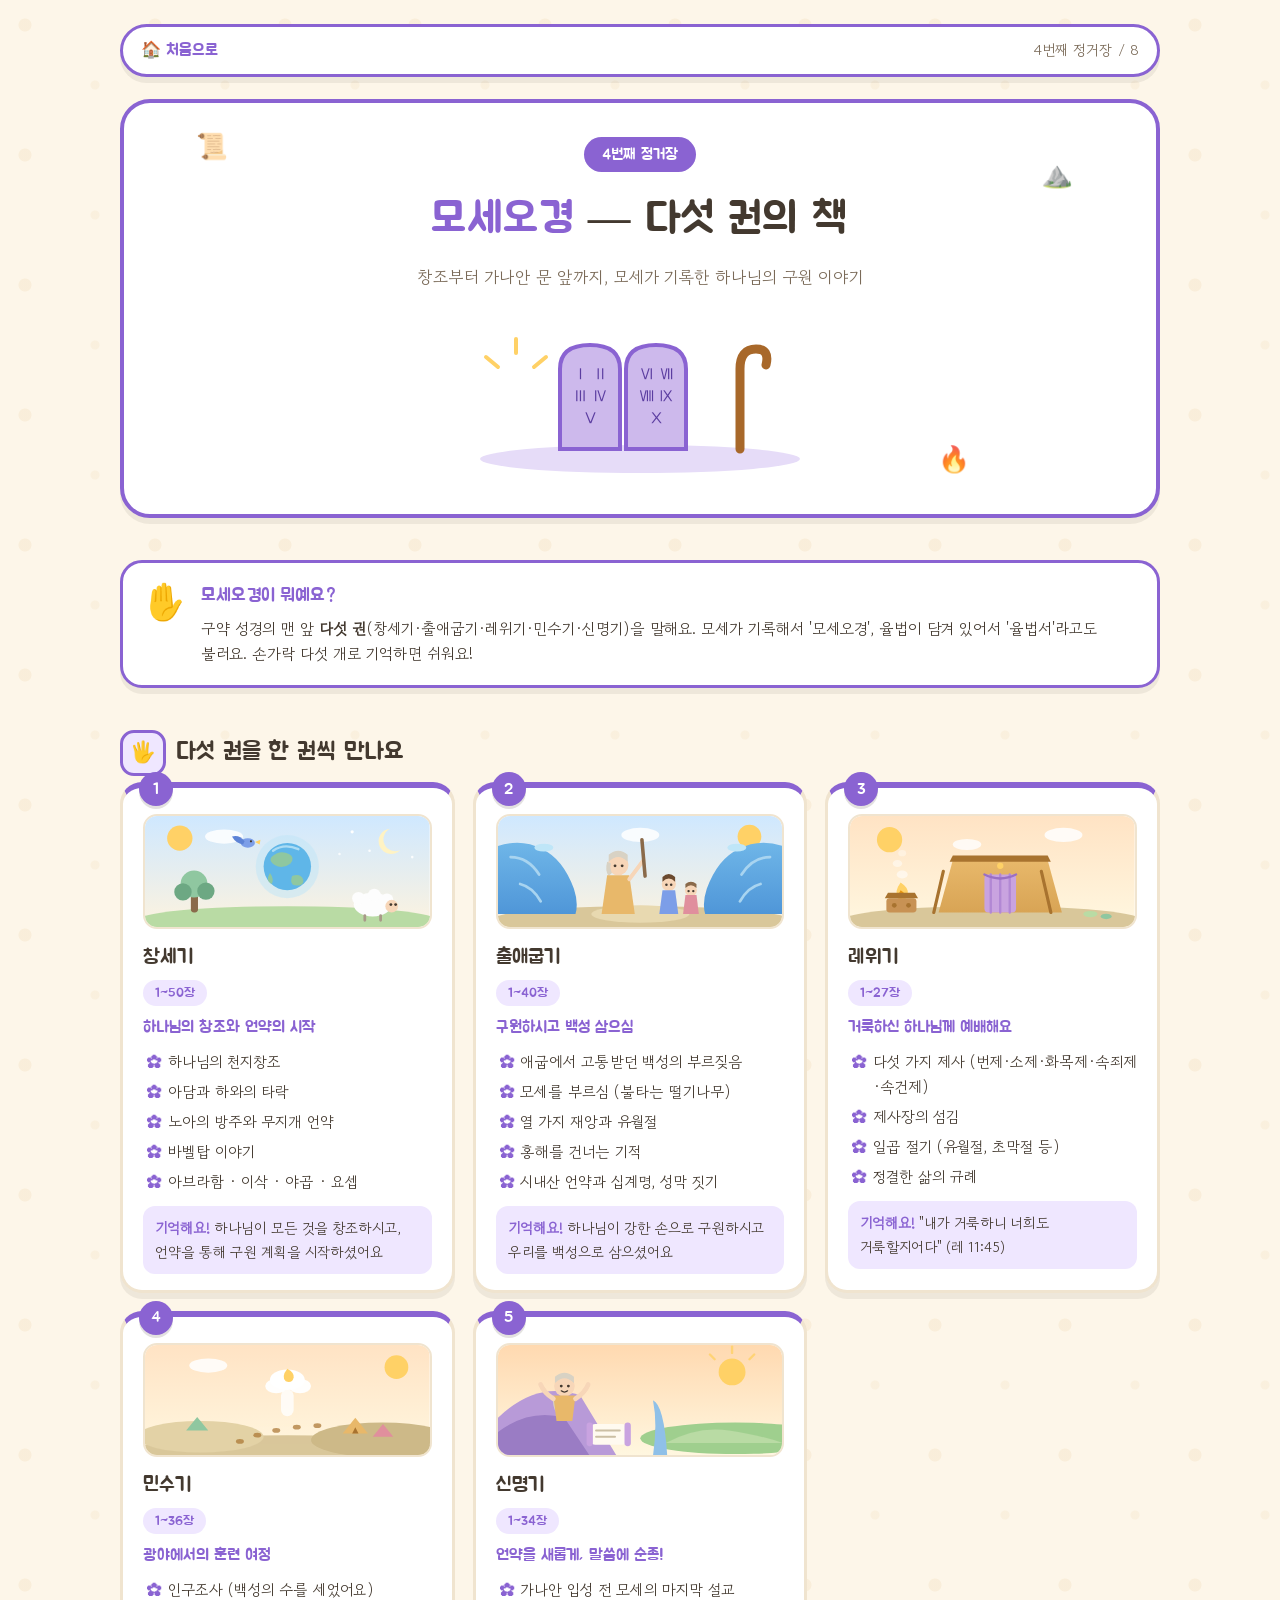
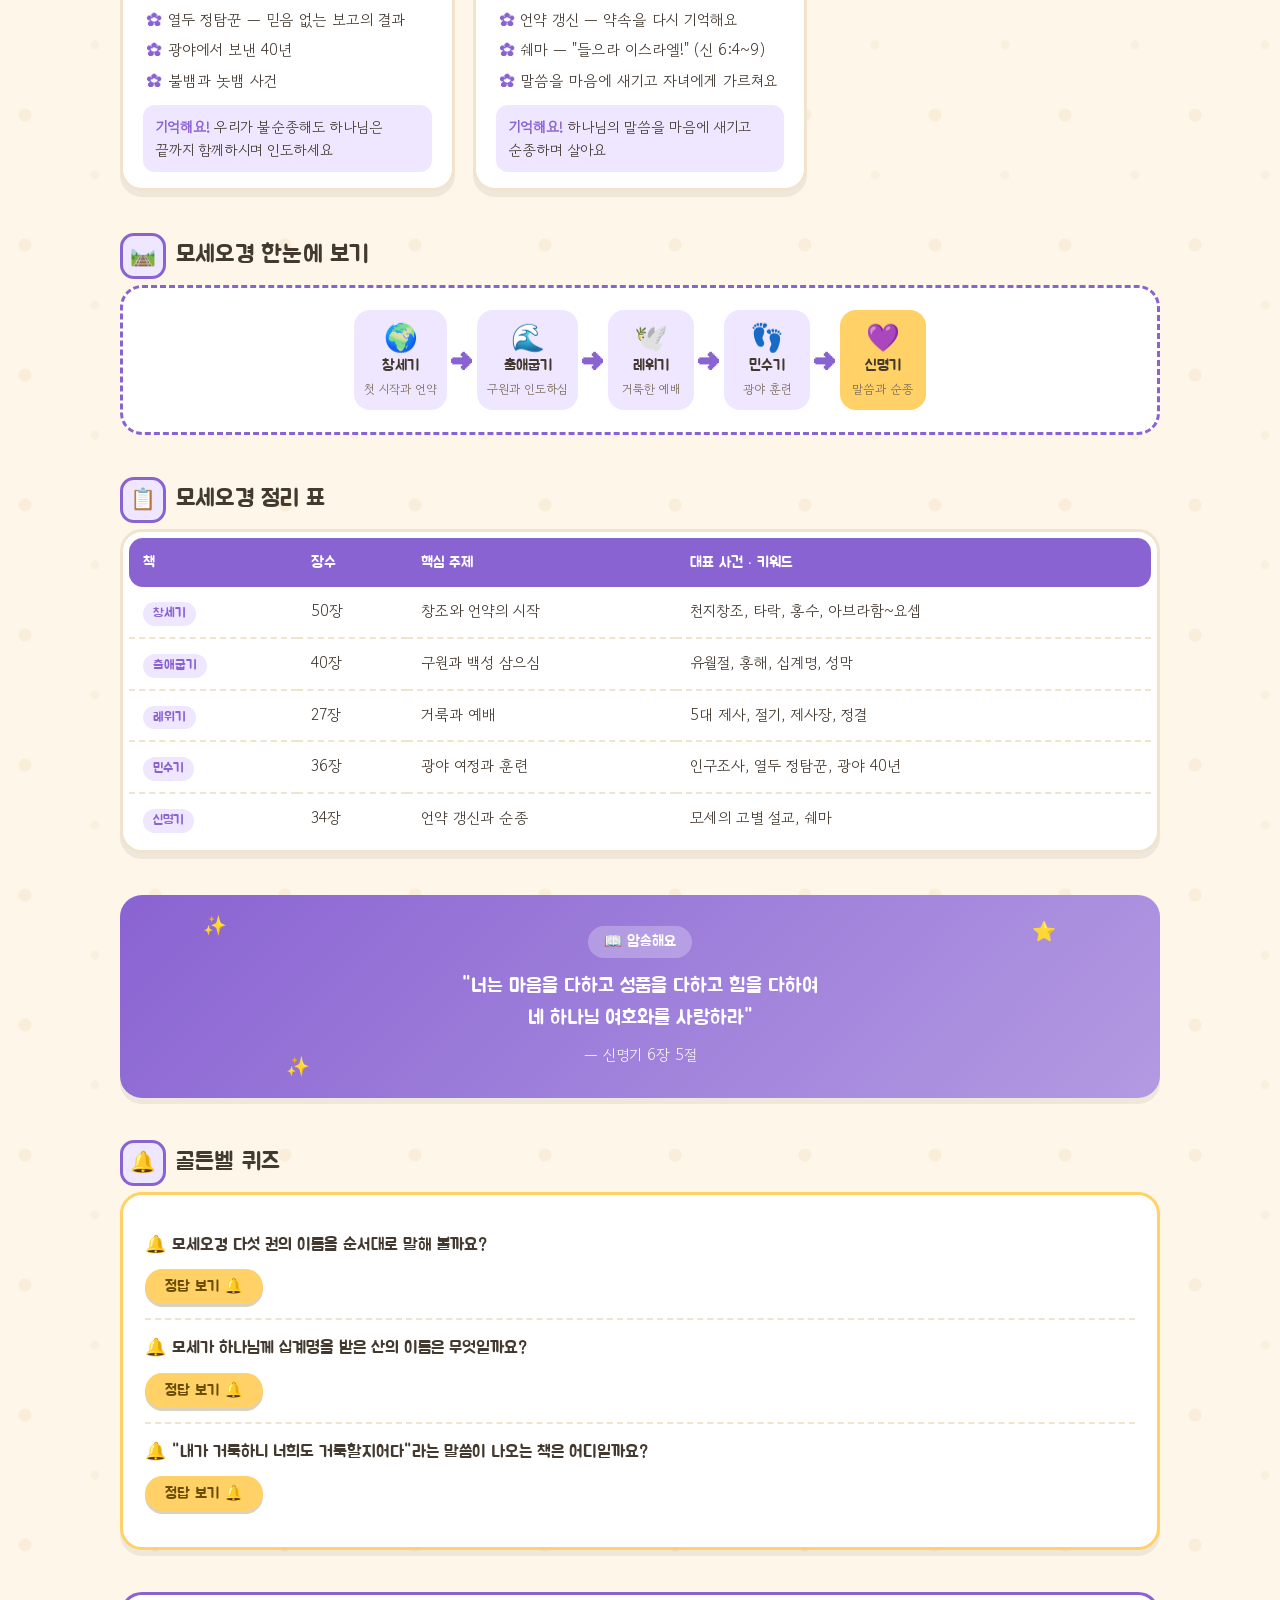
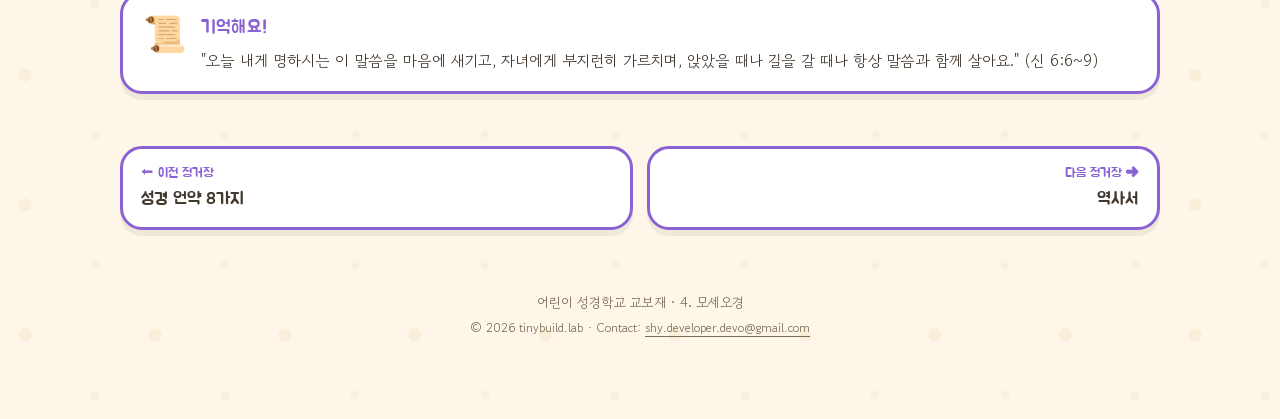
<file: 04-pentateuch.html>
<!DOCTYPE html>
<html lang="ko">
<head>
<meta charset="UTF-8">
<meta name="viewport" content="width=device-width, initial-scale=1.0">
<title>4. 모세오경 | 한눈에 보는 성경 여행</title>
<meta name="description" content="모세오경(창세기·출애굽기·레위기·민수기·신명기) 다섯 권을 어린이 눈높이로 정리한 성경학교 교보재.">
<meta name="author" content="tinybuild.lab">
<meta name="copyright" content="© 2026 tinybuild.lab. All rights reserved.">
<meta name="rights" content="AI 학습·수집 금지 (TDM reserved). /terms.html">
<meta name="robots" content="index, follow, noai, noimageai, max-image-preview:large">
<meta name="tdm-reservation" content="1">
<meta name="tdm-policy" content="https://devrnr.github.io/bible-school-web/terms.html">
<link rel="canonical" href="https://devrnr.github.io/bible-school-web/04-pentateuch.html">
<meta property="og:type" content="article">
<meta property="og:site_name" content="한눈에 보는 성경 여행">
<meta property="og:locale" content="ko_KR">
<meta property="og:title" content="모세오경 | 한눈에 보는 성경 여행">
<meta property="og:description" content="창세기부터 신명기까지 모세가 기록한 다섯 권의 책.">
<meta property="og:url" content="https://devrnr.github.io/bible-school-web/04-pentateuch.html">
<meta property="og:image" content="https://devrnr.github.io/bible-school-web/assets/og-cover.png">
<meta name="twitter:card" content="summary_large_image">
<!-- ⓒ 2026 tinybuild.lab · 원본: https://devrnr.github.io/bible-school-web/ · 무단 복제 및 AI 학습/수집 금지 · canary:tbl-bsw-2026 -->
<link rel="preconnect" href="https://fonts.googleapis.com">
<link href="https://fonts.googleapis.com/css2?family=Jua&family=Gowun+Dodum&display=swap" rel="stylesheet">
<link rel="stylesheet" href="assets/style.css">
</head>
<body data-theme="purple">
<div class="wrap">

  <nav class="topbar">
    <a class="home" href="index.html">처음으로</a>
    <span class="where">4번째 정거장 / 8</span>
  </nav>

  <header class="page-header">
    <span class="floaty" style="top:20px; left:7%;">📜</span>
    <span class="floaty f2" style="top:48px; right:8%;">⛰️</span>
    <span class="floaty f3" style="bottom:36px; right:18%;">🔥</span>
    <span class="chapter-badge">4번째 정거장</span>
    <h1><span class="hl">모세오경</span> — 다섯 권의 책</h1>
    <p class="subtitle">창조부터 가나안 문 앞까지, 모세가 기록한 하나님의 구원 이야기</p>
    <div class="hero-art">
      <svg viewBox="0 0 420 170" width="420" role="img" aria-label="십계명 돌판과 모세의 지팡이 그림">
        <ellipse cx="210" cy="150" rx="160" ry="14" fill="#e6dcf8"/>
        <g class="anim-bob" style="transform-box: fill-box;">
          <path d="M130 60 Q 130 36 160 36 Q 190 36 190 60 L 190 140 L 130 140 Z" fill="#cdb9ec" stroke="#8a63d2" stroke-width="4"/>
          <path d="M196 60 Q 196 36 226 36 Q 256 36 256 60 L 256 140 L 196 140 Z" fill="#cdb9ec" stroke="#8a63d2" stroke-width="4"/>
          <g fill="#5b3da0" font-family="Jua" font-size="15" text-anchor="middle">
            <text x="160" y="70">Ⅰ Ⅱ</text><text x="160" y="92">Ⅲ Ⅳ</text><text x="160" y="114">Ⅴ</text>
            <text x="226" y="70">Ⅵ Ⅶ</text><text x="226" y="92">Ⅷ Ⅸ</text><text x="226" y="114">Ⅹ</text>
          </g>
        </g>
        <g class="anim-sway" style="transform-box: fill-box;">
          <path d="M310 140 L 310 60 Q 310 40 326 40 Q 340 40 336 56" fill="none" stroke="#a8682a" stroke-width="9" stroke-linecap="round"/>
        </g>
        <g class="anim-blink" stroke="#ffd166" stroke-width="4" stroke-linecap="round">
          <line x1="86" y1="44" x2="86" y2="30"/><line x1="68" y1="58" x2="56" y2="48"/><line x1="104" y1="58" x2="116" y2="48"/>
        </g>
      </svg>
    </div>
  </header>

  <!-- 모세오경이란 -->
  <section class="section reveal">
    <div class="point-box">
      <span class="big-ico">✋</span>
      <div>
        <h3>모세오경이 뭐예요?</h3>
        <p>구약 성경의 맨 앞 <strong>다섯 권</strong>(창세기·출애굽기·레위기·민수기·신명기)을 말해요.
        모세가 기록해서 '모세오경', 율법이 담겨 있어서 '율법서'라고도 불러요.
        손가락 다섯 개로 기억하면 쉬워요!</p>
      </div>
    </div>
  </section>

  <!-- 다섯 권 카드 -->
  <section class="section reveal">
    <h2 class="section-title"><span class="emoji">🖐️</span>다섯 권을 한 권씩 만나요</h2>
    <div class="cards">
      <div class="card">
        <span class="card-num">1</span>
        <div class="card-art"><svg viewBox="0 0 360 140" role="img" aria-label="해와 달과 별 아래 빛나는 푸른 지구, 나무와 양과 새가 있는 창조의 풍경">
          <defs>
            <linearGradient id="m1sky" x1="0" y1="0" x2="0" y2="1"><stop offset="0" stop-color="#cfe8ff"/><stop offset="1" stop-color="#fdf3df"/></linearGradient>
          </defs>
          <rect width="360" height="140" fill="url(#m1sky)"/>
          <circle cx="44" cy="28" r="16" fill="#ffd166"/>
          <path d="M310 16 a16 16 0 1 0 13 27 a12 12 0 1 1 -13 -27 Z" fill="#fff3c4"/>
          <circle cx="262" cy="20" r="2" fill="#fff"/><circle cx="284" cy="44" r="1.6" fill="#fff" opacity="0.9"/><circle cx="338" cy="52" r="1.6" fill="#fff" opacity="0.9"/><circle cx="246" cy="48" r="1.6" fill="#fff" opacity="0.8"/>
          <ellipse cx="100" cy="26" rx="24" ry="9" fill="#fff" opacity="0.85"/>
          <ellipse cx="180" cy="132" rx="190" ry="18" fill="#b9dba4"/>
          <g class="anim-bob" style="transform-box:fill-box;">
            <circle cx="180" cy="64" r="40" fill="#bfe6f8" opacity="0.5"/>
            <circle cx="180" cy="64" r="30" fill="#5fb6e8"/>
            <path d="M160 52 q10 -10 22 -4 q8 4 2 12 q-10 8 -20 2 q-8 -5 -4 -10 Z" fill="#8fc7a0"/>
            <path d="M186 76 q10 -4 14 4 q2 8 -8 8 q-10 0 -6 -12 Z" fill="#8fc7a0"/>
            <path d="M158 72 q6 8 2 14 q-8 -4 -2 -14 Z" fill="#8fc7a0"/>
            <path d="M162 44 q14 -10 32 -2" stroke="#bfe6f8" stroke-width="3" stroke-linecap="round" fill="none" opacity="0.8"/>
          </g>
          <rect x="58" y="96" width="9" height="26" rx="4" fill="#8a6a4a"/>
          <circle cx="62" cy="86" r="17" fill="#8fc7a0"/>
          <circle cx="48" cy="96" r="11" fill="#6da883"/>
          <circle cx="77" cy="95" r="11" fill="#6da883"/>
          <ellipse cx="288" cy="112" rx="24" ry="15" fill="#fdfdfd"/>
          <circle cx="270" cy="104" r="8" fill="#fdfdfd"/><circle cx="290" cy="100" r="8" fill="#fdfdfd"/><circle cx="306" cy="106" r="8" fill="#fdfdfd"/>
          <circle cx="312" cy="114" r="8" fill="#f7d6b8"/>
          <circle cx="311" cy="112" r="1.8" fill="#43392f"/><circle cx="317" cy="112" r="1.8" fill="#43392f"/>
          <path d="M278 126 v6 M298 126 v6" stroke="#a89a88" stroke-width="3.5" stroke-linecap="round"/>
          <g class="anim-sway" style="transform-box:fill-box;">
            <ellipse cx="130" cy="34" rx="9" ry="6" fill="#7c9ee8"/>
            <path d="M126 32 q-7 -9 -16 -6 q5 9 14 10 Z" fill="#5d83d6"/>
            <path d="M139 33 l7 -3 -1 6 Z" fill="#ffd166"/>
            <circle cx="134" cy="32" r="1.4" fill="#43392f"/>
          </g>
        </svg></div>
        <h3>창세기</h3>
        <span class="card-meta">1~50장</span>
        <p class="card-theme">하나님의 창조와 언약의 시작</p>
        <ul>
          <li>하나님의 천지창조</li>
          <li>아담과 하와의 타락</li>
          <li>노아의 방주와 무지개 언약</li>
          <li>바벨탑 이야기</li>
          <li>아브라함 · 이삭 · 야곱 · 요셉</li>
        </ul>
        <p class="card-verse"><strong>기억해요!</strong> 하나님이 모든 것을 창조하시고, 언약을 통해 구원 계획을 시작하셨어요</p>
      </div>
      <div class="card">
        <span class="card-num">2</span>
        <div class="card-art"><svg viewBox="0 0 360 140" role="img" aria-label="갈라진 홍해 사이 마른 길로 지팡이를 든 모세가 백성을 인도하는 모습">
          <defs>
            <linearGradient id="m2sky" x1="0" y1="0" x2="0" y2="1"><stop offset="0" stop-color="#cfe8ff"/><stop offset="1" stop-color="#fdf3df"/></linearGradient>
            <linearGradient id="m2sea" x1="0" y1="0" x2="0" y2="1"><stop offset="0" stop-color="#6fb6e8"/><stop offset="1" stop-color="#4f96d8"/></linearGradient>
          </defs>
          <rect width="360" height="140" fill="url(#m2sky)"/>
          <circle cx="318" cy="26" r="15" fill="#ffd166"/>
          <ellipse cx="180" cy="24" rx="24" ry="9" fill="#fff" opacity="0.85"/>
          <ellipse cx="180" cy="132" rx="190" ry="18" fill="#d9c79a"/>
          <g class="anim-bob" style="transform-box:fill-box;">
            <path d="M0 38 q30 -10 56 4 q26 12 40 50 q6 18 2 32 L 0 124 Z" fill="url(#m2sea)"/>
            <path d="M360 38 q-30 -10 -56 4 q-26 12 -40 50 q-6 18 -2 32 L 360 124 Z" fill="url(#m2sea)"/>
            <path d="M16 52 q22 0 36 22 M28 86 q16 4 26 22" stroke="#a8d4f0" stroke-width="3.5" stroke-linecap="round" fill="none"/>
            <path d="M344 52 q-22 0 -36 22 M332 86 q-16 4 -26 22" stroke="#a8d4f0" stroke-width="3.5" stroke-linecap="round" fill="none"/>
            <ellipse cx="58" cy="40" rx="12" ry="5" fill="#bfe6f8"/>
            <ellipse cx="302" cy="40" rx="12" ry="5" fill="#bfe6f8"/>
          </g>
          <ellipse cx="180" cy="124" rx="62" ry="11" fill="#e8d9b0"/>
          <g class="anim-sway" style="transform-box:fill-box;">
            <circle cx="152" cy="62" r="13" fill="#f7d6b8"/>
            <path d="M140 58 q12 -12 24 0 l0 -9 q-12 -10 -24 0 Z" fill="#d8d2c4"/>
            <path d="M138 58 q-3 12 2 18 l4 -4 q-3 -7 -1 -12 Z" fill="#d8d2c4"/>
            <circle cx="148" cy="63" r="1.8" fill="#43392f"/><circle cx="157" cy="63" r="1.8" fill="#43392f"/>
            <path d="M138 75 L 166 75 L 173 124 L 131 124 Z" fill="#e8b86a"/>
            <path d="M166 80 L 184 56" stroke="#f7d6b8" stroke-width="5" stroke-linecap="round"/>
            <path d="M186 76 L 182 30" stroke="#8a6a4a" stroke-width="4.5" stroke-linecap="round"/>
          </g>
          <circle cx="216" cy="86" r="9" fill="#f7d6b8"/>
          <path d="M208 83 q8 -8 16 0 l0 -6 q-8 -7 -16 0 Z" fill="#6b4a2f"/>
          <circle cx="213" cy="87" r="1.6" fill="#43392f"/><circle cx="219" cy="87" r="1.6" fill="#43392f"/>
          <path d="M208 94 L 224 94 L 228 124 L 204 124 Z" fill="#7c9ee8"/>
          <circle cx="244" cy="94" r="7.5" fill="#f7d6b8"/>
          <path d="M237 91 q7 -7 14 0 l0 -5 q-7 -6 -14 0 Z" fill="#8a6a4a"/>
          <circle cx="241" cy="95" r="1.5" fill="#43392f"/><circle cx="247" cy="95" r="1.5" fill="#43392f"/>
          <path d="M237 100 L 251 100 L 254 124 L 234 124 Z" fill="#e08f9d"/>
        </svg></div>
        <h3>출애굽기</h3>
        <span class="card-meta">1~40장</span>
        <p class="card-theme">구원하시고 백성 삼으심</p>
        <ul>
          <li>애굽에서 고통받던 백성의 부르짖음</li>
          <li>모세를 부르심 (불타는 떨기나무)</li>
          <li>열 가지 재앙과 유월절</li>
          <li>홍해를 건너는 기적</li>
          <li>시내산 언약과 십계명, 성막 짓기</li>
        </ul>
        <p class="card-verse"><strong>기억해요!</strong> 하나님이 강한 손으로 구원하시고 우리를 백성으로 삼으셨어요</p>
      </div>
      <div class="card">
        <span class="card-num">3</span>
        <div class="card-art"><svg viewBox="0 0 360 140" role="img" aria-label="보라색 휘장이 달린 성막과 연기가 피어오르는 작은 제단">
          <defs>
            <linearGradient id="m3sky" x1="0" y1="0" x2="0" y2="1"><stop offset="0" stop-color="#ffe3c4"/><stop offset="1" stop-color="#fff7e0"/></linearGradient>
            <linearGradient id="m3tent" x1="0" y1="0" x2="0" y2="1"><stop offset="0" stop-color="#e8b86a"/><stop offset="1" stop-color="#d8a455"/></linearGradient>
          </defs>
          <rect width="360" height="140" fill="url(#m3sky)"/>
          <circle cx="50" cy="30" r="16" fill="#ffd166"/>
          <ellipse cx="270" cy="24" rx="24" ry="9" fill="#fff" opacity="0.85"/>
          <ellipse cx="148" cy="36" rx="18" ry="7" fill="#fff" opacity="0.8"/>
          <ellipse cx="180" cy="132" rx="190" ry="18" fill="#d9c79a"/>
          <path d="M130 56 L 250 56 L 268 122 L 112 122 Z" fill="url(#m3tent)"/>
          <path d="M126 58 L 254 58 L 250 50 L 130 50 Z" fill="#a8732f"/>
          <rect x="170" y="74" width="40" height="48" rx="5" fill="#c9a3e0"/>
          <path d="M178 74 v48 M190 74 v48 M202 74 v48" stroke="#b288d4" stroke-width="3" stroke-linecap="round"/>
          <path d="M170 74 q20 10 40 0" stroke="#9a6fc4" stroke-width="3" fill="none" stroke-linecap="round"/>
          <path d="M118 70 L 106 122 M242 70 L 254 122" stroke="#a8732f" stroke-width="4" stroke-linecap="round"/>
          <circle cx="190" cy="63" r="4" fill="#ffd166"/>
          <g class="anim-bob" style="transform-box:fill-box;">
            <ellipse cx="66" cy="74" rx="7" ry="5" fill="#fff" opacity="0.55"/>
            <ellipse cx="60" cy="60" rx="6" ry="4.5" fill="#fff" opacity="0.45"/>
            <ellipse cx="66" cy="47" rx="5" ry="4" fill="#fff" opacity="0.35"/>
          </g>
          <g class="anim-blink">
            <path d="M64 84 q-9 12 -3 21 q9 5 12 -6 q2 -8 -9 -15 Z" fill="#ffd166"/>
            <path d="M64 94 q-4 6 -1 10 q5 1 6 -4 q0 -3 -5 -6 Z" fill="#e8950f"/>
          </g>
          <rect x="46" y="104" width="38" height="18" rx="4" fill="#c89254"/>
          <path d="M44 104 h42 l-4 -7 h-34 Z" fill="#a8732f"/>
          <circle cx="56" cy="113" r="3" fill="#a8732f"/><circle cx="74" cy="113" r="3" fill="#a8732f"/>
          <ellipse cx="304" cy="124" rx="9" ry="4" fill="#b9dba4"/>
          <ellipse cx="324" cy="127" rx="7" ry="3.5" fill="#8fc7a0"/>
        </svg></div>
        <h3>레위기</h3>
        <span class="card-meta">1~27장</span>
        <p class="card-theme">거룩하신 하나님께 예배해요</p>
        <ul>
          <li>다섯 가지 제사 (번제·소제·화목제·속죄제·속건제)</li>
          <li>제사장의 섬김</li>
          <li>일곱 절기 (유월절, 초막절 등)</li>
          <li>정결한 삶의 규례</li>
        </ul>
        <p class="card-verse"><strong>기억해요!</strong> "내가 거룩하니 너희도 거룩할지어다" (레 11:45)</p>
      </div>
      <div class="card">
        <span class="card-num">4</span>
        <div class="card-art"><svg viewBox="0 0 360 140" role="img" aria-label="광야 모래 언덕 사이 발자국 길과 천막들, 구름 기둥">
          <defs>
            <linearGradient id="m4sky" x1="0" y1="0" x2="0" y2="1"><stop offset="0" stop-color="#ffe3c4"/><stop offset="1" stop-color="#fff7e0"/></linearGradient>
          </defs>
          <rect width="360" height="140" fill="url(#m4sky)"/>
          <circle cx="318" cy="28" r="15" fill="#ffd166"/>
          <ellipse cx="80" cy="26" rx="24" ry="9" fill="#fff" opacity="0.85"/>
          <ellipse cx="180" cy="132" rx="190" ry="18" fill="#d9c79a"/>
          <ellipse cx="70" cy="116" rx="80" ry="20" fill="#e3d2a6"/>
          <ellipse cx="300" cy="120" rx="90" ry="22" fill="#cdb988"/>
          <g fill="#a8732f" opacity="0.7">
            <ellipse cx="120" cy="122" rx="5" ry="3"/><ellipse cx="142" cy="114" rx="5" ry="3"/>
            <ellipse cx="166" cy="108" rx="5" ry="3"/><ellipse cx="192" cy="104" rx="5" ry="3"/>
            <ellipse cx="218" cy="102" rx="5" ry="3"/>
          </g>
          <path d="M250 112 l16 -20 16 20 Z" fill="#e8b86a"/>
          <path d="M262 112 l4 -8 4 8 Z" fill="#a8732f"/>
          <path d="M288 116 l13 -16 13 16 Z" fill="#e08f9d"/>
          <path d="M52 108 l14 -17 14 17 Z" fill="#8fc7a0"/>
          <g class="anim-bob" style="transform-box:fill-box;">
            <ellipse cx="180" cy="44" rx="22" ry="13" fill="#fff"/>
            <ellipse cx="166" cy="52" rx="14" ry="9" fill="#fff" opacity="0.95"/>
            <ellipse cx="196" cy="52" rx="14" ry="9" fill="#fff" opacity="0.95"/>
            <rect x="172" y="56" width="16" height="34" rx="8" fill="#fff" opacity="0.8"/>
            <g class="anim-blink"><path d="M180 30 q-8 10 -2 16 q8 3 10 -5 q1 -6 -8 -11 Z" fill="#ffd166"/></g>
          </g>
        </svg></div>
        <h3>민수기</h3>
        <span class="card-meta">1~36장</span>
        <p class="card-theme">광야에서의 훈련 여정</p>
        <ul>
          <li>인구조사 (백성의 수를 세었어요)</li>
          <li>열두 정탐꾼 — 믿음 없는 보고의 결과</li>
          <li>광야에서 보낸 40년</li>
          <li>불뱀과 놋뱀 사건</li>
        </ul>
        <p class="card-verse"><strong>기억해요!</strong> 우리가 불순종해도 하나님은 끝까지 함께하시며 인도하세요</p>
      </div>
      <div class="card">
        <span class="card-num">5</span>
        <div class="card-art"><svg viewBox="0 0 360 140" role="img" aria-label="산 위에서 약속의 땅을 바라보는 모세와 펼쳐진 두루마리">
          <defs>
            <linearGradient id="m5sky" x1="0" y1="0" x2="0" y2="1"><stop offset="0" stop-color="#ffd9b0"/><stop offset="1" stop-color="#fff7e0"/></linearGradient>
          </defs>
          <rect width="360" height="140" fill="url(#m5sky)"/>
          <circle cx="296" cy="34" r="17" fill="#ffd166"/>
          <g class="anim-blink" stroke="#ffd166" stroke-width="3" stroke-linecap="round" opacity="0.8">
            <line x1="296" y1="10" x2="296" y2="2"/><line x1="318" y1="18" x2="324" y2="12"/><line x1="274" y1="18" x2="268" y2="12"/>
          </g>
          <ellipse cx="300" cy="118" rx="120" ry="20" fill="#9fcf8e"/>
          <path d="M212 124 q40 -22 80 -16 q40 6 68 16 Z" fill="#b9dba4"/>
          <path d="M196 140 q6 -40 0 -70 q14 6 18 70 Z" fill="#8fc0e8"/>
          <path d="M0 140 L 0 92 Q 50 44 104 64 L 150 140 Z" fill="#b89ad8"/>
          <path d="M0 140 L 0 110 Q 40 80 84 92 L 116 140 Z" fill="#9a7cc4"/>
          <g class="anim-sway" style="transform-box:fill-box;">
            <circle cx="84" cy="52" r="13" fill="#f7d6b8"/>
            <path d="M72 48 q12 -12 24 0 l0 -8 q-12 -10 -24 0 Z" fill="#d8d2c4"/>
            <path d="M70 64 q-2 14 4 22 l4 -5 q-4 -9 -2 -15 Z" fill="#d8d2c4"/>
            <path d="M70 64 L 98 64 L 94 96 L 74 96 Z" fill="#e8b86a"/>
            <path d="M70 68 q-12 -8 -16 -18" stroke="#f7d6b8" stroke-width="6" stroke-linecap="round" fill="none"/>
            <path d="M98 68 q12 -8 16 -18" stroke="#f7d6b8" stroke-width="6" stroke-linecap="round" fill="none"/>
            <circle cx="80" cy="52" r="1.8" fill="#43392f"/><circle cx="89" cy="52" r="1.8" fill="#43392f"/>
            <path d="M80 58 q4 3 8 0" stroke="#43392f" stroke-width="1.6" fill="none" stroke-linecap="round"/>
          </g>
          <g>
            <rect x="118" y="100" width="44" height="26" rx="5" fill="#fffaf0"/>
            <rect x="112" y="98" width="8" height="30" rx="4" fill="#c9a3e0"/>
            <rect x="160" y="98" width="8" height="30" rx="4" fill="#c9a3e0"/>
            <g stroke="#cbbfa4" stroke-width="2.5" stroke-linecap="round"><line x1="124" y1="108" x2="154" y2="108"/><line x1="124" y1="116" x2="148" y2="116"/></g>
          </g>
        </svg></div>
        <h3>신명기</h3>
        <span class="card-meta">1~34장</span>
        <p class="card-theme">언약을 새롭게, 말씀에 순종!</p>
        <ul>
          <li>가나안 입성 전 모세의 마지막 설교</li>
          <li>언약 갱신 — 약속을 다시 기억해요</li>
          <li>쉐마 — "들으라 이스라엘!" (신 6:4~9)</li>
          <li>말씀을 마음에 새기고 자녀에게 가르쳐요</li>
        </ul>
        <p class="card-verse"><strong>기억해요!</strong> 하나님의 말씀을 마음에 새기고 순종하며 살아요</p>
      </div>
    </div>
  </section>

  <!-- 흐름 -->
  <section class="section reveal">
    <h2 class="section-title"><span class="emoji">🛤️</span>모세오경 한눈에 보기</h2>
    <div class="flow">
      <div class="flow-step"><span class="ico">🌍</span><span class="label">창세기</span><span class="sub">첫 시작과 언약</span></div>
      <span class="flow-arrow">➜</span>
      <div class="flow-step"><span class="ico">🌊</span><span class="label">출애굽기</span><span class="sub">구원과 인도하심</span></div>
      <span class="flow-arrow">➜</span>
      <div class="flow-step"><span class="ico">🕊️</span><span class="label">레위기</span><span class="sub">거룩한 예배</span></div>
      <span class="flow-arrow">➜</span>
      <div class="flow-step"><span class="ico">👣</span><span class="label">민수기</span><span class="sub">광야 훈련</span></div>
      <span class="flow-arrow">➜</span>
      <div class="flow-step" style="background:var(--yellow);"><span class="ico">💜</span><span class="label">신명기</span><span class="sub">말씀과 순종</span></div>
    </div>
  </section>

  <!-- 정리 표 -->
  <section class="section reveal">
    <h2 class="section-title"><span class="emoji">📋</span>모세오경 정리 표</h2>
    <div class="table-wrap">
      <table>
        <thead>
          <tr><th>책</th><th>장수</th><th>핵심 주제</th><th>대표 사건 · 키워드</th></tr>
        </thead>
        <tbody>
          <tr><td><span class="chip">창세기</span></td><td>50장</td><td>창조와 언약의 시작</td><td>천지창조, 타락, 홍수, 아브라함~요셉</td></tr>
          <tr><td><span class="chip">출애굽기</span></td><td>40장</td><td>구원과 백성 삼으심</td><td>유월절, 홍해, 십계명, 성막</td></tr>
          <tr><td><span class="chip">레위기</span></td><td>27장</td><td>거룩과 예배</td><td>5대 제사, 절기, 제사장, 정결</td></tr>
          <tr><td><span class="chip">민수기</span></td><td>36장</td><td>광야 여정과 훈련</td><td>인구조사, 열두 정탐꾼, 광야 40년</td></tr>
          <tr><td><span class="chip">신명기</span></td><td>34장</td><td>언약 갱신과 순종</td><td>모세의 고별 설교, 쉐마</td></tr>
        </tbody>
      </table>
    </div>
  </section>

  <!-- 암송 -->
  <section class="section reveal">
    <div class="verse-banner">
      <span class="spark" style="top:14px; left:8%;">✨</span>
      <span class="spark s2" style="top:20px; right:10%;">⭐</span>
      <span class="spark s3" style="bottom:16px; left:16%;">✨</span>
      <span class="label">📖 암송해요</span>
      <blockquote>"너는 마음을 다하고 성품을 다하고 힘을 다하여<br>네 하나님 여호와를 사랑하라"</blockquote>
      <cite>— 신명기 6장 5절</cite>
    </div>
  </section>

  <!-- 퀴즈 -->
  <section class="section reveal">
    <h2 class="section-title"><span class="emoji">🔔</span>골든벨 퀴즈</h2>
    <div class="quiz">
      <div class="quiz-item">
        <p class="quiz-q">모세오경 다섯 권의 이름을 순서대로 말해 볼까요?</p>
        <button class="quiz-toggle" type="button">정답 보기 🔔</button>
        <div class="quiz-a"><strong>창세기 → 출애굽기 → 레위기 → 민수기 → 신명기</strong>! "창·출·레·민·신"으로 외우면 쉬워요.</div>
      </div>
      <div class="quiz-item">
        <p class="quiz-q">모세가 하나님께 십계명을 받은 산의 이름은 무엇일까요?</p>
        <button class="quiz-toggle" type="button">정답 보기 🔔</button>
        <div class="quiz-a"><strong>시내산</strong>이에요. 그곳에서 하나님은 이스라엘과 언약을 맺으셨어요 (출 19~24장).</div>
      </div>
      <div class="quiz-item">
        <p class="quiz-q">"내가 거룩하니 너희도 거룩할지어다"라는 말씀이 나오는 책은 어디일까요?</p>
        <button class="quiz-toggle" type="button">정답 보기 🔔</button>
        <div class="quiz-a"><strong>레위기</strong> (레 11:45)! 거룩하신 하나님의 백성답게 사는 법을 알려 주는 책이에요.</div>
      </div>
    </div>
  </section>

  <!-- 기억해요 -->
  <section class="section reveal">
    <div class="point-box">
      <span class="big-ico">📜</span>
      <div>
        <h3>기억해요!</h3>
        <p>"오늘 내게 명하시는 이 말씀을 마음에 새기고, 자녀에게 부지런히 가르치며,
        앉았을 때나 길을 갈 때나 항상 말씀과 함께 살아요." (신 6:6~9)</p>
      </div>
    </div>
  </section>

  <nav class="page-nav">
    <a class="prev" href="03-covenants.html"><span class="dir">⬅ 이전 정거장</span>성경 언약 8가지</a>
    <a class="next" href="05-history-books.html"><span class="dir">다음 정거장 ➜</span>역사서</a>
  </nav>

  <footer class="site-footer">
    어린이 성경학교 교보재 · 4. 모세오경<br>
    <span class="copyright">© 2026 tinybuild.lab · Contact: <a href="mailto:shy.developer.devo@gmail.com">shy.developer.devo@gmail.com</a></span>
  </footer>
</div>
<script src="assets/script.js"></script>
</body>
</html>
</file>
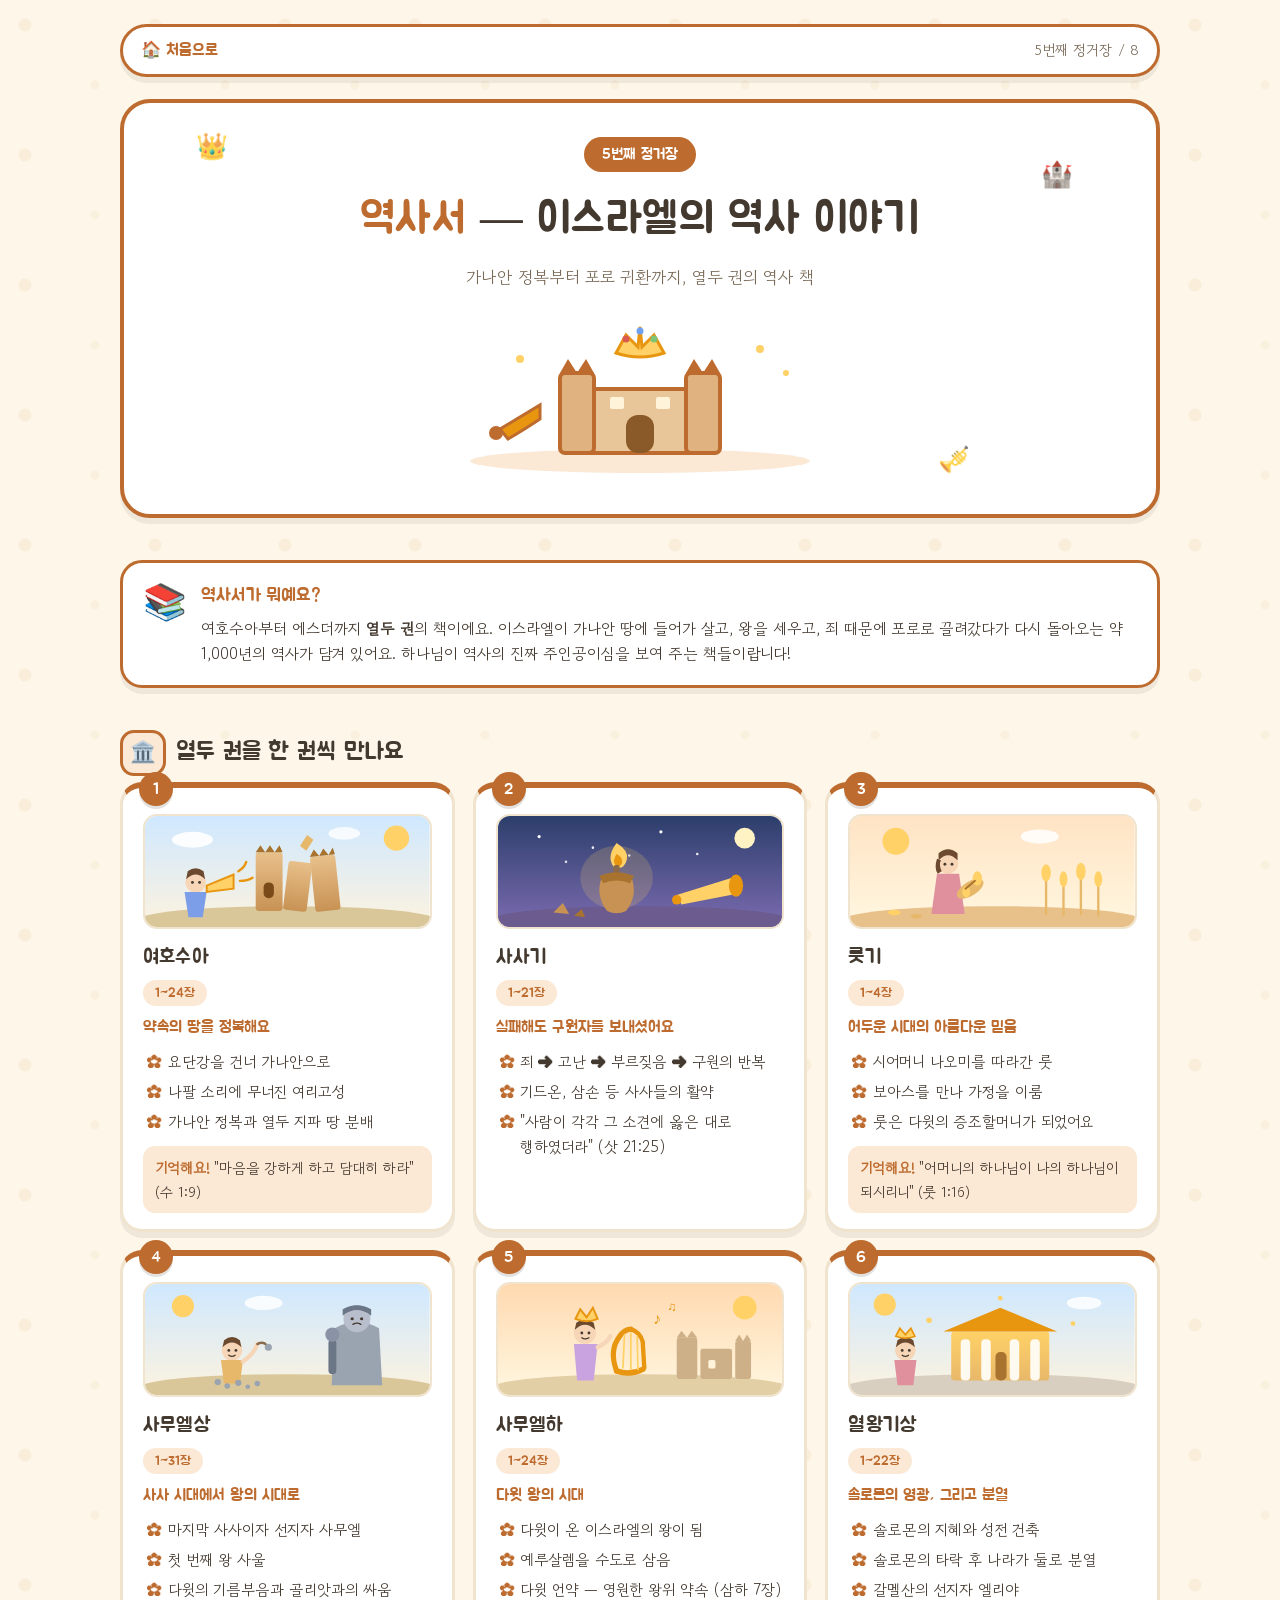
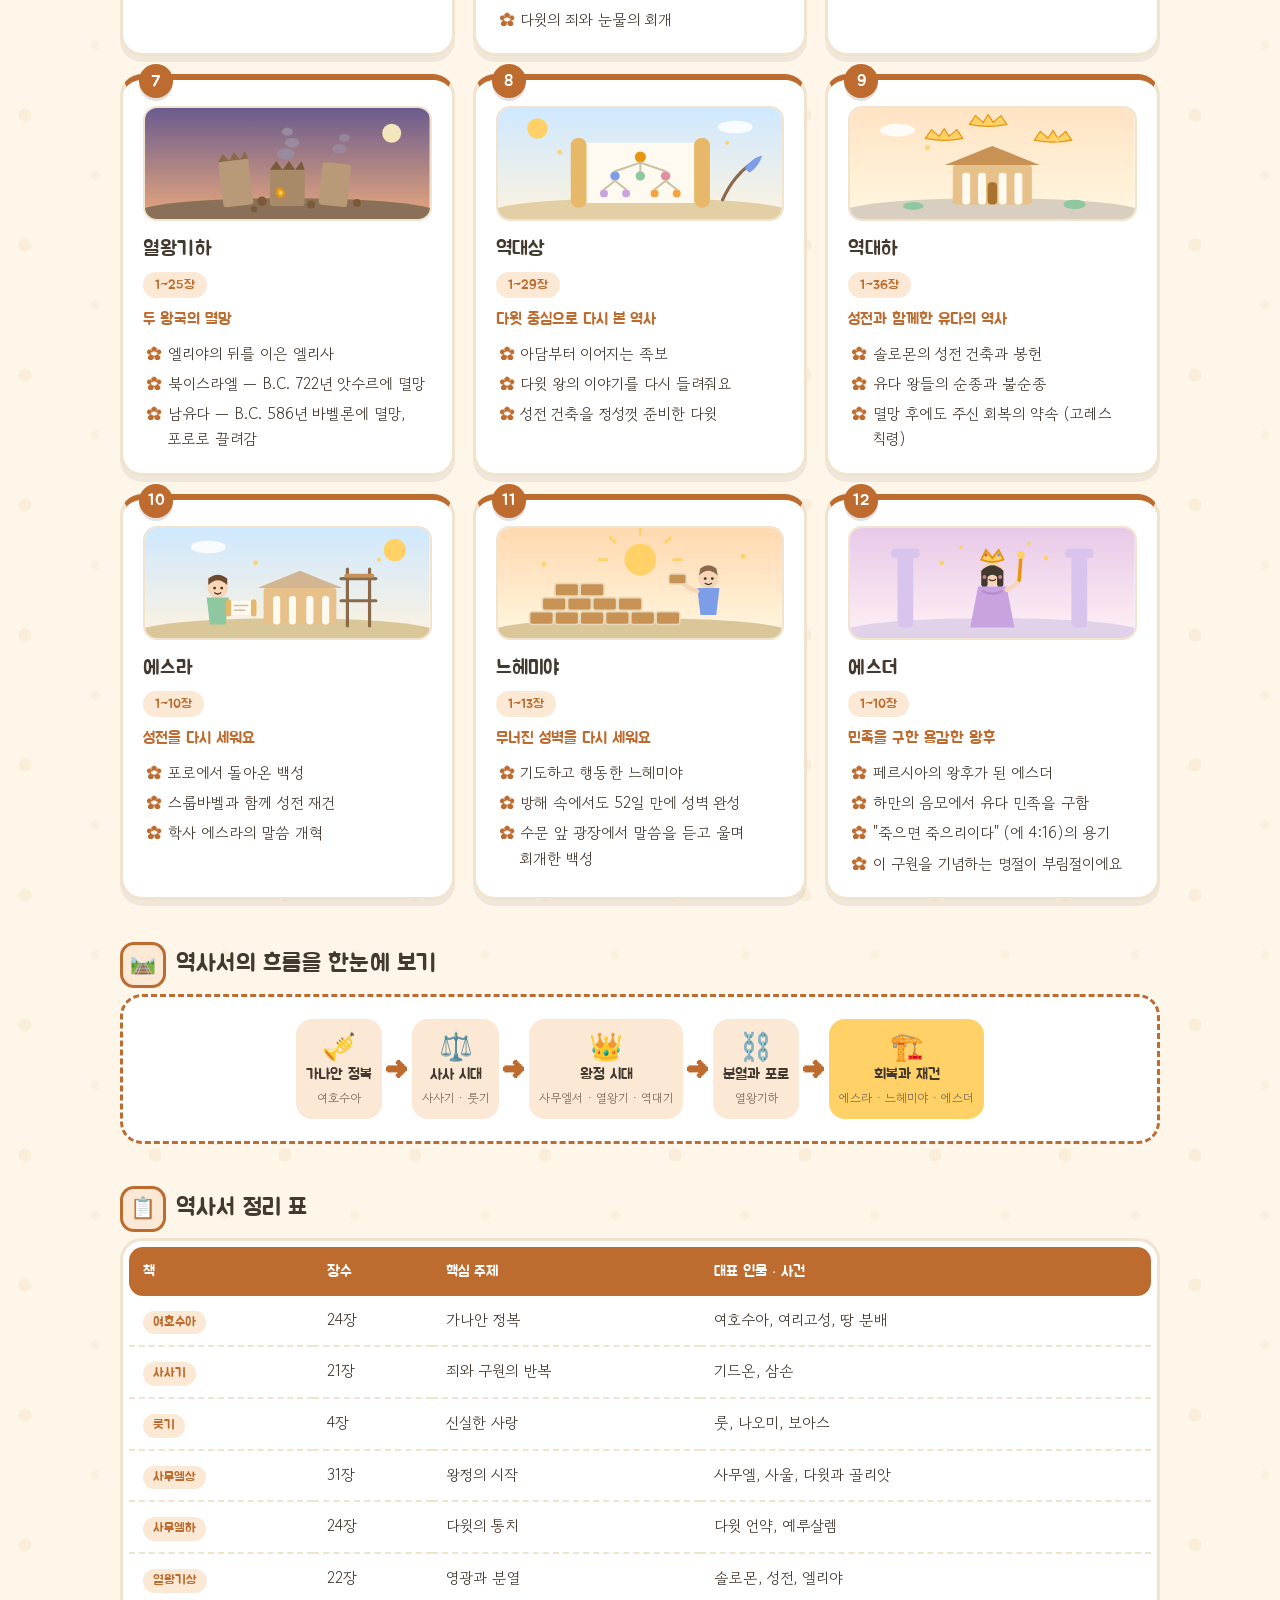
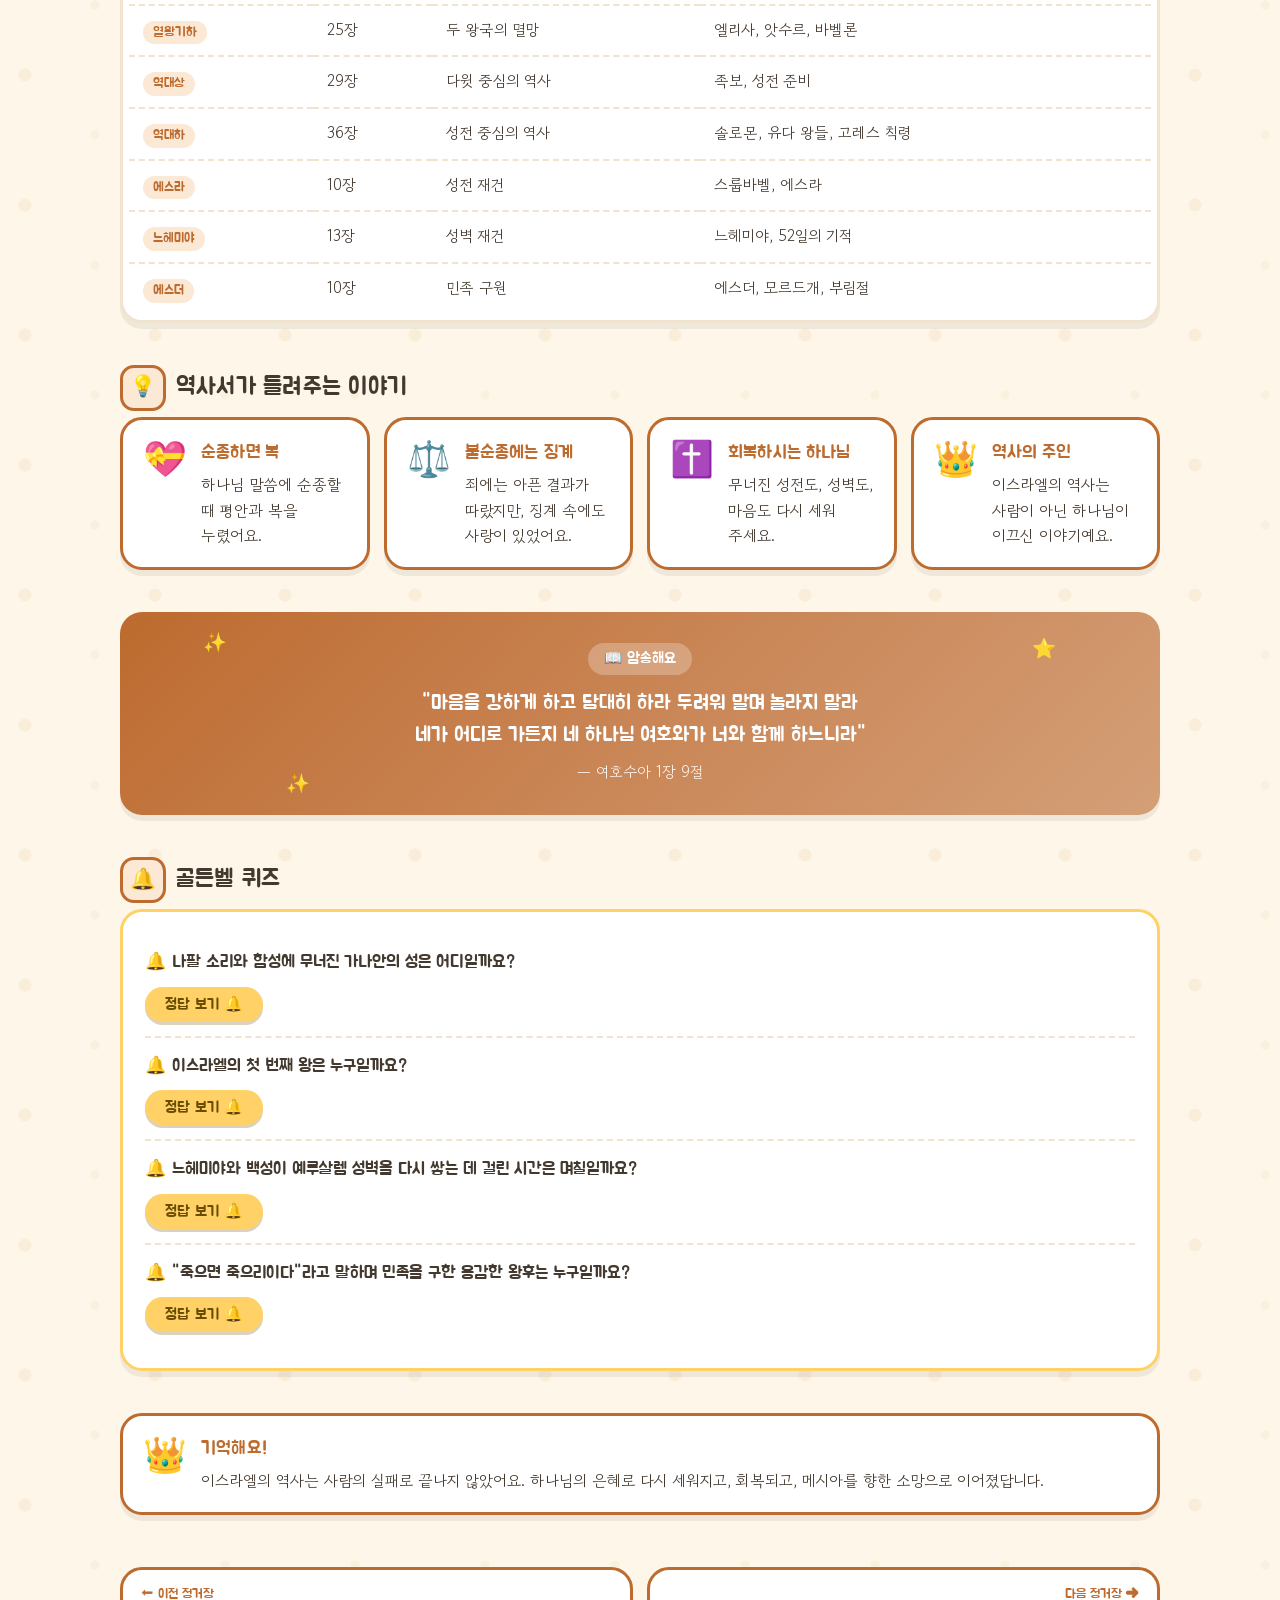
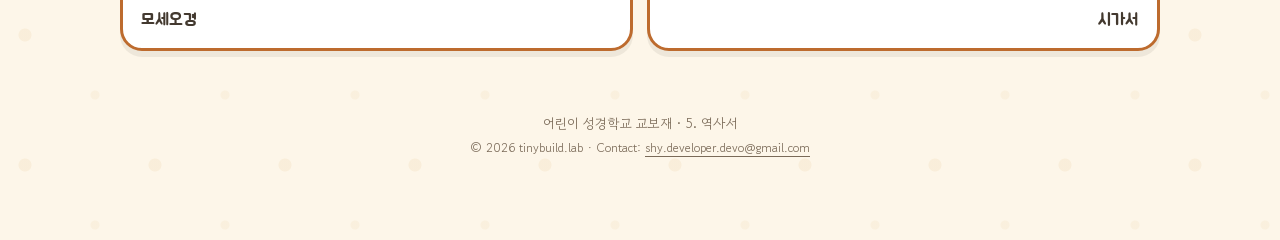
<file: 05-history-books.html>
<!DOCTYPE html>
<html lang="ko">
<head>
<meta charset="UTF-8">
<meta name="viewport" content="width=device-width, initial-scale=1.0">
<title>5. 역사서 | 한눈에 보는 성경 여행</title>
<meta name="description" content="역사서 12권(여호수아~에스더) — 가나안 정복부터 포로 귀환까지 이스라엘의 역사 이야기를 어린이 눈높이로.">
<meta name="author" content="tinybuild.lab">
<meta name="copyright" content="© 2026 tinybuild.lab. All rights reserved.">
<meta name="rights" content="AI 학습·수집 금지 (TDM reserved). /terms.html">
<meta name="robots" content="index, follow, noai, noimageai, max-image-preview:large">
<meta name="tdm-reservation" content="1">
<meta name="tdm-policy" content="https://devrnr.github.io/bible-school-web/terms.html">
<link rel="canonical" href="https://devrnr.github.io/bible-school-web/05-history-books.html">
<meta property="og:type" content="article">
<meta property="og:site_name" content="한눈에 보는 성경 여행">
<meta property="og:locale" content="ko_KR">
<meta property="og:title" content="역사서 | 한눈에 보는 성경 여행">
<meta property="og:description" content="가나안 정복부터 포로 귀환까지 이스라엘의 역사 12권.">
<meta property="og:url" content="https://devrnr.github.io/bible-school-web/05-history-books.html">
<meta property="og:image" content="https://devrnr.github.io/bible-school-web/assets/og-cover.png">
<meta name="twitter:card" content="summary_large_image">
<!-- ⓒ 2026 tinybuild.lab · 원본: https://devrnr.github.io/bible-school-web/ · 무단 복제 및 AI 학습/수집 금지 · canary:tbl-bsw-2026 -->
<link rel="preconnect" href="https://fonts.googleapis.com">
<link href="https://fonts.googleapis.com/css2?family=Jua&family=Gowun+Dodum&display=swap" rel="stylesheet">
<link rel="stylesheet" href="assets/style.css">
</head>
<body data-theme="brown">
<div class="wrap">

  <nav class="topbar">
    <a class="home" href="index.html">처음으로</a>
    <span class="where">5번째 정거장 / 8</span>
  </nav>

  <header class="page-header">
    <span class="floaty" style="top:20px; left:7%;">👑</span>
    <span class="floaty f2" style="top:48px; right:8%;">🏰</span>
    <span class="floaty f3" style="bottom:36px; right:18%;">🎺</span>
    <span class="chapter-badge">5번째 정거장</span>
    <h1><span class="hl">역사서</span> — 이스라엘의 역사 이야기</h1>
    <p class="subtitle">가나안 정복부터 포로 귀환까지, 열두 권의 역사 책</p>
    <div class="hero-art">
      <svg viewBox="0 0 420 170" width="420" role="img" aria-label="왕관과 성과 나팔 그림">
        <ellipse cx="210" cy="152" rx="170" ry="12" fill="#fbe8d5"/>
        <g class="anim-bob" style="transform-box: fill-box;">
          <rect x="150" y="80" width="120" height="64" rx="6" fill="#e9c699" stroke="#bd6b2e" stroke-width="4"/>
          <rect x="130" y="64" width="34" height="80" rx="5" fill="#dfb27f" stroke="#bd6b2e" stroke-width="4"/>
          <rect x="256" y="64" width="34" height="80" rx="5" fill="#dfb27f" stroke="#bd6b2e" stroke-width="4"/>
          <path d="M130 64 L 138 50 L 147 64 L 156 50 L 164 64 Z" fill="#bd6b2e"/>
          <path d="M256 64 L 264 50 L 273 64 L 282 50 L 290 64 Z" fill="#bd6b2e"/>
          <rect x="196" y="106" width="28" height="38" rx="12" fill="#8a5a28"/>
          <rect x="180" y="88" width="14" height="12" rx="2" fill="#fff3da"/>
          <rect x="226" y="88" width="14" height="12" rx="2" fill="#fff3da"/>
        </g>
        <g class="anim-bob" style="transform-box: fill-box; animation-delay:0.5s;">
          <path d="M186 44 L 196 26 L 208 38 L 210 18 L 212 38 L 224 26 L 234 44 Q 210 52 186 44 Z" fill="#ffd166" stroke="#e8950f" stroke-width="3"/>
          <circle cx="196" cy="30" r="3.5" fill="#db5a50"/><circle cx="210" cy="22" r="3.5" fill="#6fa0f2"/><circle cx="224" cy="30" r="3.5" fill="#7cc576"/>
        </g>
        <g class="anim-sway" style="transform-box: fill-box;">
          <path d="M70 120 L 110 96 L 110 110 Q 92 122 78 130 Z" fill="#e8950f" stroke="#bd6b2e" stroke-width="3"/>
          <circle cx="66" cy="124" r="7" fill="#bd6b2e"/>
        </g>
        <g class="anim-blink" fill="#ffd166"><circle cx="330" cy="40" r="4"/><circle cx="356" cy="64" r="3"/><circle cx="90" cy="50" r="4"/></g>
      </svg>
    </div>
  </header>

  <!-- 역사서란 -->
  <section class="section reveal">
    <div class="point-box">
      <span class="big-ico">📚</span>
      <div>
        <h3>역사서가 뭐예요?</h3>
        <p>여호수아부터 에스더까지 <strong>열두 권</strong>의 책이에요. 이스라엘이 가나안 땅에 들어가 살고,
        왕을 세우고, 죄 때문에 포로로 끌려갔다가 다시 돌아오는 약 1,000년의 역사가 담겨 있어요.
        하나님이 역사의 진짜 주인공이심을 보여 주는 책들이랍니다!</p>
      </div>
    </div>
  </section>

  <!-- 12권 카드 -->
  <section class="section reveal">
    <h2 class="section-title"><span class="emoji">🏛️</span>열두 권을 한 권씩 만나요</h2>
    <div class="cards">
      <div class="card">
        <span class="card-num">1</span>
        <div class="card-art"><svg viewBox="0 0 360 140" role="img" aria-label="나팔 소리에 무너지는 여리고 성">
          <defs>
            <linearGradient id="h1sky" x1="0" y1="0" x2="0" y2="1"><stop offset="0" stop-color="#cfe8ff"/><stop offset="1" stop-color="#fdf3df"/></linearGradient>
            <linearGradient id="h1wall" x1="0" y1="0" x2="0" y2="1"><stop offset="0" stop-color="#e8c08a"/><stop offset="1" stop-color="#c89254"/></linearGradient>
          </defs>
          <rect width="360" height="140" fill="url(#h1sky)"/>
          <circle cx="318" cy="28" r="16" fill="#ffd166"/>
          <ellipse cx="60" cy="30" rx="26" ry="10" fill="#fff" opacity="0.9"/>
          <ellipse cx="252" cy="22" rx="20" ry="8" fill="#fff" opacity="0.8"/>
          <ellipse cx="180" cy="132" rx="190" ry="18" fill="#d9c79a"/>
          <g class="anim-bob" style="transform-box:fill-box;">
            <rect x="140" y="46" width="34" height="74" rx="4" fill="url(#h1wall)"/>
            <rect x="178" y="58" width="30" height="62" rx="4" fill="url(#h1wall)" transform="rotate(7 193 89)"/>
            <rect x="212" y="50" width="32" height="70" rx="4" fill="url(#h1wall)" transform="rotate(-6 228 85)"/>
            <path d="M140 46 l6 -9 6 9 6 -9 6 9 6 -9 4 9 Z" fill="#a8732f"/>
            <path d="M212 50 l6 -9 6 9 6 -9 6 9 6 -9 2 9 Z" fill="#a8732f" transform="rotate(-6 228 85)"/>
            <rect x="150" y="84" width="13" height="20" rx="6" fill="#7a4a18"/>
            <path d="M196 38 l9 -14 8 6 -9 14 Z" fill="#e8b86a"/>
          </g>
          <g class="anim-sway" style="transform-box:fill-box;">
            <circle cx="64" cy="84" r="13" fill="#f7d6b8"/>
            <path d="M52 80 q12 -12 24 0 l-2 -10 q-10 -8 -20 0 Z" fill="#6b4a2f"/>
            <path d="M50 96 L 78 96 L 73 128 L 55 128 Z" fill="#7c9ee8"/>
            <circle cx="60" cy="84" r="1.8" fill="#43392f"/><circle cx="69" cy="84" r="1.8" fill="#43392f"/>
            <path d="M78 88 L 112 74 L 112 92 L 78 96 Z" fill="#ffd166" stroke="#e8950f" stroke-width="2.5"/>
            <g class="anim-blink" stroke="#e8950f" stroke-width="3" stroke-linecap="round" fill="none">
              <path d="M118 70 q8 -5 10 -12"/><path d="M120 82 q10 0 16 -4"/>
            </g>
          </g>
        </svg></div>
        <h3>여호수아</h3>
        <span class="card-meta">1~24장</span>
        <p class="card-theme">약속의 땅을 정복해요</p>
        <ul>
          <li>요단강을 건너 가나안으로</li>
          <li>나팔 소리에 무너진 여리고성</li>
          <li>가나안 정복과 열두 지파 땅 분배</li>
        </ul>
        <p class="card-verse"><strong>기억해요!</strong> "마음을 강하게 하고 담대히 하라" (수 1:9)</p>
      </div>
      <div class="card">
        <span class="card-num">2</span>
        <div class="card-art"><svg viewBox="0 0 360 140" role="img" aria-label="별이 빛나는 밤, 기드온의 횃불 항아리와 나팔">
          <defs>
            <linearGradient id="h2sky" x1="0" y1="0" x2="0" y2="1"><stop offset="0" stop-color="#2c3e6b"/><stop offset="1" stop-color="#7b6bb0"/></linearGradient>
          </defs>
          <rect width="360" height="140" fill="url(#h2sky)"/>
          <circle cx="312" cy="28" r="13" fill="#fff3c4"/>
          <circle cx="52" cy="26" r="2" fill="#fff"/><circle cx="120" cy="40" r="1.6" fill="#fff" opacity="0.9"/><circle cx="206" cy="20" r="2" fill="#fff"/><circle cx="252" cy="48" r="1.6" fill="#fff" opacity="0.9"/><circle cx="86" cy="58" r="1.6" fill="#fff" opacity="0.8"/><circle cx="166" cy="50" r="1.6" fill="#fff" opacity="0.8"/>
          <ellipse cx="180" cy="132" rx="190" ry="18" fill="#6b5b8e"/>
          <g class="anim-bob" style="transform-box:fill-box;">
            <ellipse cx="150" cy="78" rx="46" ry="40" fill="#ffd166" opacity="0.18"/>
            <g class="anim-blink">
              <path d="M150 34 q-13 17 -4 30 q13 6 17 -9 q3 -11 -13 -21 Z" fill="#ffd166"/>
              <path d="M150 48 q-6 9 -1 15 q8 2 8 -6 q0 -5 -7 -9 Z" fill="#e8950f"/>
            </g>
            <rect x="146" y="62" width="8" height="16" rx="3" fill="#8a6a4a"/>
            <path d="M132 76 q-10 24 6 44 q12 6 24 0 q16 -20 6 -44 Z" fill="#c89254"/>
            <path d="M128 76 q22 -10 44 0 l-5 9 q-17 -7 -34 0 Z" fill="#a8732f"/>
          </g>
          <g class="anim-sway" style="transform-box:fill-box;">
            <path d="M226 100 L 296 78 L 304 98 L 232 112 Z" fill="#ffd166"/>
            <ellipse cx="301" cy="88" rx="9" ry="14" fill="#e8950f"/>
            <circle cx="226" cy="106" r="6" fill="#e8950f"/>
          </g>
          <path d="M70 122 l12 -12 8 14 Z" fill="#c89254"/>
          <path d="M96 126 l10 -8 4 10 Z" fill="#a8732f"/>
        </svg></div>
        <h3>사사기</h3>
        <span class="card-meta">1~21장</span>
        <p class="card-theme">실패해도 구원자를 보내셨어요</p>
        <ul>
          <li>죄 ➜ 고난 ➜ 부르짖음 ➜ 구원의 반복</li>
          <li>기드온, 삼손 등 사사들의 활약</li>
          <li>"사람이 각각 그 소견에 옳은 대로 행하였더라" (삿 21:25)</li>
        </ul>
      </div>
      <div class="card">
        <span class="card-num">3</span>
        <div class="card-art"><svg viewBox="0 0 360 140" role="img" aria-label="노을 지는 밀밭에서 밀 이삭을 안은 룻">
          <defs>
            <linearGradient id="h3sky" x1="0" y1="0" x2="0" y2="1"><stop offset="0" stop-color="#ffe3c4"/><stop offset="1" stop-color="#fff7e0"/></linearGradient>
          </defs>
          <rect width="360" height="140" fill="url(#h3sky)"/>
          <circle cx="58" cy="32" r="17" fill="#ffd166"/>
          <ellipse cx="240" cy="26" rx="24" ry="9" fill="#fff" opacity="0.85"/>
          <ellipse cx="180" cy="132" rx="190" ry="18" fill="#e8c08a"/>
          <g class="anim-sway" style="transform-box:fill-box;">
            <g stroke="#e8b86a" stroke-width="3" stroke-linecap="round" fill="none">
              <path d="M248 124 V 80"/><path d="M270 126 V 88"/><path d="M292 124 V 78"/><path d="M314 126 V 88"/>
            </g>
            <ellipse cx="248" cy="72" rx="6" ry="11" fill="#ffd166"/>
            <ellipse cx="270" cy="80" rx="5" ry="10" fill="#ffd166"/>
            <ellipse cx="292" cy="70" rx="6" ry="11" fill="#ffd166"/>
            <ellipse cx="314" cy="80" rx="5" ry="10" fill="#ffd166"/>
          </g>
          <g class="anim-bob" style="transform-box:fill-box;">
            <circle cx="124" cy="60" r="13" fill="#f7d6b8"/>
            <path d="M112 56 q12 -13 24 0 l0 -9 q-12 -10 -24 0 Z" fill="#6b4a2f"/>
            <path d="M110 54 q-4 12 1 19 l5 -3 q-4 -8 -1 -14 Z" fill="#6b4a2f"/>
            <circle cx="120" cy="61" r="1.8" fill="#43392f"/><circle cx="129" cy="61" r="1.8" fill="#43392f"/>
            <path d="M110 73 L 138 73 L 145 124 L 103 124 Z" fill="#e08f9d"/>
            <ellipse cx="152" cy="92" rx="19" ry="9" fill="#e8b86a" transform="rotate(-32 152 92)"/>
            <ellipse cx="161" cy="79" rx="6" ry="9" fill="#ffd166"/>
            <ellipse cx="147" cy="96" rx="5" ry="7" fill="#ffd166"/>
            <path d="M146 92 l12 -10" stroke="#a8732f" stroke-width="2.5" stroke-linecap="round"/>
          </g>
          <ellipse cx="56" cy="122" rx="8" ry="3.5" fill="#ffd166"/>
          <ellipse cx="84" cy="127" rx="7" ry="3" fill="#e8b86a"/>
        </svg></div>
        <h3>룻기</h3>
        <span class="card-meta">1~4장</span>
        <p class="card-theme">어두운 시대의 아름다운 믿음</p>
        <ul>
          <li>시어머니 나오미를 따라간 룻</li>
          <li>보아스를 만나 가정을 이룸</li>
          <li>룻은 다윗의 증조할머니가 되었어요</li>
        </ul>
        <p class="card-verse"><strong>기억해요!</strong> "어머니의 하나님이 나의 하나님이 되시리니" (룻 1:16)</p>
      </div>
      <div class="card">
        <span class="card-num">4</span>
        <div class="card-art"><svg viewBox="0 0 360 140" role="img" aria-label="물맷돌을 든 어린 다윗과 거대한 골리앗">
          <defs>
            <linearGradient id="h4sky" x1="0" y1="0" x2="0" y2="1"><stop offset="0" stop-color="#cfe8ff"/><stop offset="1" stop-color="#fdf3df"/></linearGradient>
          </defs>
          <rect width="360" height="140" fill="url(#h4sky)"/>
          <circle cx="48" cy="28" r="14" fill="#ffd166"/>
          <ellipse cx="150" cy="24" rx="24" ry="9" fill="#fff" opacity="0.85"/>
          <ellipse cx="180" cy="132" rx="190" ry="18" fill="#d9c79a"/>
          <g>
            <path d="M236 128 L 240 56 Q 268 40 296 56 L 300 128 Z" fill="#9aa3b0"/>
            <circle cx="268" cy="44" r="17" fill="#b8becc"/>
            <path d="M250 40 q18 -14 36 0 l0 -8 q-18 -10 -36 0 Z" fill="#6b7686"/>
            <circle cx="262" cy="44" r="2" fill="#43392f"/><circle cx="274" cy="44" r="2" fill="#43392f"/>
            <path d="M263 51 q5 -3 10 0" stroke="#43392f" stroke-width="1.8" fill="none" stroke-linecap="round"/>
            <rect x="232" y="70" width="10" height="44" rx="5" fill="#6b7686"/>
            <circle cx="237" cy="64" r="9" fill="#8a93a6"/>
          </g>
          <g class="anim-sway" style="transform-box:fill-box;">
            <circle cx="110" cy="84" r="13" fill="#f7d6b8"/>
            <path d="M98 80 q12 -12 24 0 l-2 -9 q-10 -8 -20 0 Z" fill="#6b4a2f"/>
            <path d="M96 96 L 124 96 L 120 126 L 100 126 Z" fill="#e8b86a"/>
            <circle cx="106" cy="84" r="1.8" fill="#43392f"/><circle cx="115" cy="84" r="1.8" fill="#43392f"/>
            <path d="M106 90 q4 3 8 0" stroke="#43392f" stroke-width="1.6" fill="none" stroke-linecap="round"/>
            <path d="M124 98 q14 -10 18 -22" stroke="#f7d6b8" stroke-width="5.5" stroke-linecap="round" fill="none"/>
            <path d="M142 76 q8 -4 12 2" stroke="#8a6a4a" stroke-width="3" fill="none" stroke-linecap="round"/>
            <circle cx="156" cy="80" r="4.5" fill="#9aa3b0"/>
          </g>
          <g fill="#9aa3b0"><circle cx="92" cy="124" r="4"/><circle cx="104" cy="129" r="3.5"/><circle cx="118" cy="125" r="4"/><circle cx="130" cy="130" r="3"/><circle cx="142" cy="126" r="3.5"/></g>
        </svg></div>
        <h3>사무엘상</h3>
        <span class="card-meta">1~31장</span>
        <p class="card-theme">사사 시대에서 왕의 시대로</p>
        <ul>
          <li>마지막 사사이자 선지자 사무엘</li>
          <li>첫 번째 왕 사울</li>
          <li>다윗의 기름부음과 골리앗과의 싸움</li>
        </ul>
      </div>
      <div class="card">
        <span class="card-num">5</span>
        <div class="card-art"><svg viewBox="0 0 360 140" role="img" aria-label="왕관을 쓰고 수금을 연주하는 다윗 왕과 예루살렘 성">
          <defs>
            <linearGradient id="h5sky" x1="0" y1="0" x2="0" y2="1"><stop offset="0" stop-color="#ffd9b0"/><stop offset="1" stop-color="#fff7e0"/></linearGradient>
          </defs>
          <rect width="360" height="140" fill="url(#h5sky)"/>
          <circle cx="312" cy="30" r="15" fill="#ffd166"/>
          <ellipse cx="180" cy="132" rx="190" ry="18" fill="#e3cfa6"/>
          <g fill="#cdb088">
            <rect x="226" y="68" width="26" height="52" rx="3"/>
            <rect x="256" y="82" width="40" height="38" rx="3"/>
            <rect x="300" y="72" width="20" height="48" rx="3"/>
            <path d="M226 68 l6 -9 7 9 6 -9 7 9 Z"/>
            <path d="M300 72 l5 -8 5 8 5 -8 5 8 Z"/>
            <rect x="266" y="96" width="9" height="11" rx="2" fill="#fff3da"/>
          </g>
          <g class="anim-sway" style="transform-box:fill-box;">
            <circle cx="110" cy="62" r="14" fill="#f7d6b8"/>
            <path d="M97 58 q13 -13 26 0 l-2 -9 q-11 -9 -22 0 Z" fill="#6b4a2f"/>
            <path d="M98 44 L 104 32 L 112 42 L 120 30 L 126 44 Q 112 50 98 44 Z" fill="#ffd166" stroke="#e8950f" stroke-width="2.5"/>
            <circle cx="106" cy="62" r="1.8" fill="#43392f"/><circle cx="115" cy="62" r="1.8" fill="#43392f"/>
            <path d="M106 68 q4 3 9 0" stroke="#43392f" stroke-width="1.6" fill="none" stroke-linecap="round"/>
            <path d="M96 76 L 126 76 L 121 122 L 100 122 Z" fill="#c9a3e0"/>
            <path d="M126 80 q12 -6 16 -14" stroke="#f7d6b8" stroke-width="5.5" stroke-linecap="round" fill="none"/>
          </g>
          <g class="anim-bob" style="transform-box:fill-box;">
            <path d="M150 110 q-10 -26 4 -44 q5 -8 14 -9" fill="none" stroke="#e8950f" stroke-width="6.5" stroke-linecap="round"/>
            <path d="M150 110 q17 6 33 -2" fill="none" stroke="#e8950f" stroke-width="7" stroke-linecap="round"/>
            <path d="M168 57 q12 4 15 16 l2 33" fill="none" stroke="#e8950f" stroke-width="5.5" stroke-linecap="round"/>
            <g stroke="#ffd166" stroke-width="2.2" stroke-linecap="round">
              <line x1="160" y1="64" x2="158" y2="106"/><line x1="168" y1="62" x2="168" y2="108"/><line x1="176" y1="66" x2="177" y2="108"/>
            </g>
          </g>
          <g class="anim-blink" fill="#e8950f"><text x="196" y="50" font-size="20" font-family="Jua">♪</text><text x="214" y="34" font-size="16" font-family="Jua">♫</text></g>
        </svg></div>
        <h3>사무엘하</h3>
        <span class="card-meta">1~24장</span>
        <p class="card-theme">다윗 왕의 시대</p>
        <ul>
          <li>다윗이 온 이스라엘의 왕이 됨</li>
          <li>예루살렘을 수도로 삼음</li>
          <li>다윗 언약 — 영원한 왕위 약속 (삼하 7장)</li>
          <li>다윗의 죄와 눈물의 회개</li>
        </ul>
      </div>
      <div class="card">
        <span class="card-num">6</span>
        <div class="card-art"><svg viewBox="0 0 360 140" role="img" aria-label="금빛 성전과 왕관을 쓴 솔로몬 왕">
          <defs>
            <linearGradient id="h6sky" x1="0" y1="0" x2="0" y2="1"><stop offset="0" stop-color="#cfe8ff"/><stop offset="1" stop-color="#fdf3df"/></linearGradient>
            <linearGradient id="h6gold" x1="0" y1="0" x2="0" y2="1"><stop offset="0" stop-color="#ffd166"/><stop offset="1" stop-color="#e8b86a"/></linearGradient>
          </defs>
          <rect width="360" height="140" fill="url(#h6sky)"/>
          <circle cx="44" cy="26" r="14" fill="#ffd166"/>
          <ellipse cx="296" cy="24" rx="22" ry="8" fill="#fff" opacity="0.85"/>
          <ellipse cx="180" cy="132" rx="190" ry="18" fill="#d8cfc0"/>
          <g class="anim-bob" style="transform-box:fill-box;">
            <rect x="128" y="60" width="124" height="62" rx="4" fill="url(#h6gold)"/>
            <path d="M118 60 L 190 30 L 262 60 Z" fill="#e8950f"/>
            <g fill="#fffaf0">
              <rect x="140" y="70" width="12" height="52" rx="5"/>
              <rect x="166" y="70" width="12" height="52" rx="5"/>
              <rect x="202" y="70" width="12" height="52" rx="5"/>
              <rect x="228" y="70" width="12" height="52" rx="5"/>
            </g>
            <rect x="184" y="86" width="14" height="36" rx="6" fill="#a8732f"/>
          </g>
          <g class="anim-blink" fill="#ffd166"><circle cx="100" cy="46" r="3.5"/><circle cx="282" cy="50" r="3"/><circle cx="190" cy="18" r="3"/></g>
          <g class="anim-sway" style="transform-box:fill-box;">
            <circle cx="70" cy="84" r="13" fill="#f7d6b8"/>
            <path d="M58 80 q12 -12 24 0 l-2 -9 q-10 -8 -20 0 Z" fill="#6b4a2f"/>
            <path d="M58 66 L 63 56 L 70 64 L 77 56 L 82 66 Q 70 71 58 66 Z" fill="#ffd166" stroke="#e8950f" stroke-width="2.2"/>
            <circle cx="66" cy="84" r="1.8" fill="#43392f"/><circle cx="75" cy="84" r="1.8" fill="#43392f"/>
            <path d="M66 90 q4 3 8 0" stroke="#43392f" stroke-width="1.6" fill="none" stroke-linecap="round"/>
            <path d="M56 96 L 84 96 L 80 128 L 60 128 Z" fill="#e08f9d"/>
          </g>
        </svg></div>
        <h3>열왕기상</h3>
        <span class="card-meta">1~22장</span>
        <p class="card-theme">솔로몬의 영광, 그리고 분열</p>
        <ul>
          <li>솔로몬의 지혜와 성전 건축</li>
          <li>솔로몬의 타락 후 나라가 둘로 분열</li>
          <li>갈멜산의 선지자 엘리야</li>
        </ul>
      </div>
      <div class="card">
        <span class="card-num">7</span>
        <div class="card-art"><svg viewBox="0 0 360 140" role="img" aria-label="저녁 하늘 아래 기울고 깨진 성벽과 피어오르는 연기">
          <defs>
            <linearGradient id="h7sky" x1="0" y1="0" x2="0" y2="1"><stop offset="0" stop-color="#6b5b8e"/><stop offset="1" stop-color="#e8a87c"/></linearGradient>
          </defs>
          <rect width="360" height="140" fill="url(#h7sky)"/>
          <circle cx="312" cy="32" r="12" fill="#fff3c4" opacity="0.9"/>
          <ellipse cx="180" cy="132" rx="190" ry="18" fill="#8a7058"/>
          <g>
            <rect x="96" y="66" width="38" height="58" rx="4" fill="#b89a78" transform="rotate(-7 115 95)"/>
            <path d="M96 66 l7 -10 7 10 7 -10 7 10 7 -10 3 10 Z" fill="#8a6a4a" transform="rotate(-7 115 95)"/>
            <rect x="158" y="78" width="44" height="46" rx="4" fill="#a88a68"/>
            <path d="M158 78 l8 -11 8 11 8 -11 8 11 8 -11 4 11 Z" fill="#7a5a3a"/>
            <rect x="222" y="70" width="36" height="54" rx="4" fill="#b89a78" transform="rotate(6 240 97)"/>
            <g fill="#7a5a3a"><circle cx="148" cy="118" r="6"/><circle cx="210" cy="122" r="5"/><circle cx="138" cy="128" r="4"/><circle cx="268" cy="120" r="5"/></g>
          </g>
          <g class="anim-blink" fill="#9a8aa0">
            <ellipse cx="178" cy="58" rx="11" ry="7"/><ellipse cx="186" cy="44" rx="9" ry="6"/><ellipse cx="180" cy="30" rx="7" ry="5"/>
            <ellipse cx="246" cy="52" rx="9" ry="6" opacity="0.85"/><ellipse cx="252" cy="38" rx="7" ry="5" opacity="0.8"/>
          </g>
          <g class="anim-bob" style="transform-box:fill-box;">
            <path d="M168 100 q-5 8 0 13 q7 2 9 -5 q1 -5 -9 -8 Z" fill="#e8950f"/>
            <path d="M170 104 q-2 4 0 6 q4 1 4 -3 q0 -2 -4 -3 Z" fill="#ffd166"/>
          </g>
        </svg></div>
        <h3>열왕기하</h3>
        <span class="card-meta">1~25장</span>
        <p class="card-theme">두 왕국의 멸망</p>
        <ul>
          <li>엘리야의 뒤를 이은 엘리사</li>
          <li>북이스라엘 — B.C. 722년 앗수르에 멸망</li>
          <li>남유다 — B.C. 586년 바벨론에 멸망, 포로로 끌려감</li>
        </ul>
      </div>
      <div class="card">
        <span class="card-num">8</span>
        <div class="card-art"><svg viewBox="0 0 360 140" role="img" aria-label="펼쳐진 족보 두루마리와 가계도, 깃펜">
          <defs>
            <linearGradient id="h8sky" x1="0" y1="0" x2="0" y2="1"><stop offset="0" stop-color="#cfe8ff"/><stop offset="1" stop-color="#fdf3df"/></linearGradient>
          </defs>
          <rect width="360" height="140" fill="url(#h8sky)"/>
          <circle cx="50" cy="26" r="13" fill="#ffd166"/>
          <ellipse cx="300" cy="24" rx="22" ry="8" fill="#fff" opacity="0.85"/>
          <ellipse cx="180" cy="132" rx="190" ry="18" fill="#e3cfa6"/>
          <g class="anim-bob" style="transform-box:fill-box;">
            <rect x="104" y="44" width="152" height="76" rx="8" fill="#fffaf0"/>
            <rect x="92" y="38" width="20" height="88" rx="9" fill="#e8b86a"/>
            <rect x="248" y="38" width="20" height="88" rx="9" fill="#e8b86a"/>
            <circle cx="180" cy="62" r="7" fill="#e8950f"/>
            <circle cx="148" cy="86" r="6" fill="#7c9ee8"/>
            <circle cx="180" cy="86" r="6" fill="#8fc7a0"/>
            <circle cx="212" cy="86" r="6" fill="#e08f9d"/>
            <circle cx="134" cy="108" r="5" fill="#c9a3e0"/><circle cx="162" cy="108" r="5" fill="#c9a3e0"/>
            <circle cx="198" cy="108" r="5" fill="#f8a13f"/><circle cx="226" cy="108" r="5" fill="#f8a13f"/>
            <g stroke="#cbbfa4" stroke-width="2.5" fill="none" stroke-linecap="round">
              <path d="M180 69 L 148 80 M180 69 L 180 80 M180 69 L 212 80"/>
              <path d="M148 92 L 134 103 M148 92 L 162 103 M212 92 L 198 103 M212 92 L 226 103"/>
            </g>
          </g>
          <g class="anim-sway" style="transform-box:fill-box;">
            <path d="M284 116 q14 -30 34 -44" stroke="#8a6a4a" stroke-width="4" fill="none" stroke-linecap="round"/>
            <path d="M312 76 q10 -14 22 -16 q-4 14 -16 22 Z" fill="#7c9ee8"/>
          </g>
          <g class="anim-blink" fill="#ffd166"><circle cx="78" cy="56" r="3"/><circle cx="290" cy="44" r="2.5"/></g>
        </svg></div>
        <h3>역대상</h3>
        <span class="card-meta">1~29장</span>
        <p class="card-theme">다윗 중심으로 다시 본 역사</p>
        <ul>
          <li>아담부터 이어지는 족보</li>
          <li>다윗 왕의 이야기를 다시 들려줘요</li>
          <li>성전 건축을 정성껏 준비한 다윗</li>
        </ul>
      </div>
      <div class="card">
        <span class="card-num">9</span>
        <div class="card-art"><svg viewBox="0 0 360 140" role="img" aria-label="성전 위로 떠 있는 유다 왕들의 세 왕관">
          <defs>
            <linearGradient id="h9sky" x1="0" y1="0" x2="0" y2="1"><stop offset="0" stop-color="#ffe3c4"/><stop offset="1" stop-color="#fff7e0"/></linearGradient>
          </defs>
          <rect width="360" height="140" fill="url(#h9sky)"/>
          <ellipse cx="60" cy="28" rx="22" ry="8" fill="#fff" opacity="0.85"/>
          <ellipse cx="180" cy="132" rx="190" ry="18" fill="#d8cfc0"/>
          <g class="anim-bob" style="transform-box:fill-box;">
            <path d="M118 56 L 130 38 L 146 52 L 156 36 L 166 52 L 182 38 L 194 56 Q 156 64 118 56 Z" fill="#ffd166" stroke="#e8950f" stroke-width="2.5" transform="scale(0.62) translate(36 6)"/>
            <path d="M118 56 L 130 38 L 146 52 L 156 36 L 166 52 L 182 38 L 194 56 Q 156 64 118 56 Z" fill="#ffd166" stroke="#e8950f" stroke-width="2.5" transform="translate(78 -14) scale(0.62)"/>
            <path d="M118 56 L 130 38 L 146 52 L 156 36 L 166 52 L 182 38 L 194 56 Q 156 64 118 56 Z" fill="#ffd166" stroke="#e8950f" stroke-width="2.5" transform="translate(160 6) scale(0.62)"/>
          </g>
          <g>
            <rect x="130" y="72" width="100" height="50" rx="4" fill="#e8c08a"/>
            <path d="M120 72 L 180 48 L 240 72 Z" fill="#c89254"/>
            <g fill="#fffaf0">
              <rect x="142" y="82" width="10" height="40" rx="4"/>
              <rect x="162" y="82" width="10" height="40" rx="4"/>
              <rect x="188" y="82" width="10" height="40" rx="4"/>
              <rect x="208" y="82" width="10" height="40" rx="4"/>
            </g>
            <rect x="174" y="94" width="12" height="28" rx="5" fill="#a8732f"/>
          </g>
          <g fill="#8fc7a0"><ellipse cx="80" cy="124" rx="13" ry="5"/><ellipse cx="284" cy="122" rx="14" ry="6"/></g>
          <g class="anim-blink" fill="#ffd166"><circle cx="262" cy="40" r="3"/><circle cx="98" cy="50" r="3"/></g>
        </svg></div>
        <h3>역대하</h3>
        <span class="card-meta">1~36장</span>
        <p class="card-theme">성전과 함께한 유다의 역사</p>
        <ul>
          <li>솔로몬의 성전 건축과 봉헌</li>
          <li>유다 왕들의 순종과 불순종</li>
          <li>멸망 후에도 주신 회복의 약속 (고레스 칙령)</li>
        </ul>
      </div>
      <div class="card">
        <span class="card-num">10</span>
        <div class="card-art"><svg viewBox="0 0 360 140" role="img" aria-label="비계가 세워진 재건 중인 성전과 두루마리를 든 학자 에스라">
          <defs>
            <linearGradient id="h10sky" x1="0" y1="0" x2="0" y2="1"><stop offset="0" stop-color="#cfe8ff"/><stop offset="1" stop-color="#fdf3df"/></linearGradient>
          </defs>
          <rect width="360" height="140" fill="url(#h10sky)"/>
          <circle cx="316" cy="28" r="14" fill="#ffd166"/>
          <ellipse cx="80" cy="24" rx="22" ry="8" fill="#fff" opacity="0.85"/>
          <ellipse cx="180" cy="132" rx="190" ry="18" fill="#d9c79a"/>
          <g>
            <rect x="150" y="76" width="92" height="46" rx="4" fill="#e8c08a"/>
            <path d="M142 76 L 196 54 L 250 76 Z" fill="#c89254" opacity="0.6"/>
            <g fill="#fffaf0"><rect x="162" y="86" width="9" height="36" rx="4"/><rect x="182" y="86" width="9" height="36" rx="4"/><rect x="204" y="86" width="9" height="36" rx="4"/><rect x="224" y="86" width="9" height="36" rx="4"/></g>
            <g stroke="#8a6a4a" stroke-width="4" stroke-linecap="round">
              <line x1="256" y1="124" x2="256" y2="52"/><line x1="284" y1="124" x2="284" y2="52"/>
              <line x1="248" y1="64" x2="292" y2="64"/><line x1="248" y1="92" x2="292" y2="92"/>
            </g>
            <rect x="252" y="58" width="38" height="5" rx="2.5" fill="#c89254"/>
          </g>
          <g class="anim-sway" style="transform-box:fill-box;">
            <circle cx="92" cy="76" r="13" fill="#f7d6b8"/>
            <path d="M80 72 q12 -12 24 0 l0 -8 q-12 -10 -24 0 Z" fill="#6b4a2f"/>
            <path d="M78 88 L 106 88 L 102 122 L 82 122 Z" fill="#8fc7a0"/>
            <circle cx="88" cy="76" r="1.8" fill="#43392f"/><circle cx="97" cy="76" r="1.8" fill="#43392f"/>
            <path d="M88 82 q4 3 8 0" stroke="#43392f" stroke-width="1.6" fill="none" stroke-linecap="round"/>
            <g>
              <rect x="106" y="92" width="30" height="18" rx="4" fill="#fffaf0"/>
              <rect x="102" y="90" width="7" height="22" rx="3.5" fill="#e8b86a"/>
              <rect x="134" y="90" width="7" height="22" rx="3.5" fill="#e8b86a"/>
              <g stroke="#cbbfa4" stroke-width="2" stroke-linecap="round"><line x1="113" y1="98" x2="130" y2="98"/><line x1="113" y1="104" x2="126" y2="104"/></g>
            </g>
          </g>
          <g class="anim-blink" fill="#ffd166"><circle cx="140" cy="44" r="3"/><circle cx="296" cy="40" r="2.5"/></g>
        </svg></div>
        <h3>에스라</h3>
        <span class="card-meta">1~10장</span>
        <p class="card-theme">성전을 다시 세워요</p>
        <ul>
          <li>포로에서 돌아온 백성</li>
          <li>스룹바벨과 함께 성전 재건</li>
          <li>학사 에스라의 말씀 개혁</li>
        </ul>
      </div>
      <div class="card">
        <span class="card-num">11</span>
        <div class="card-art"><svg viewBox="0 0 360 140" role="img" aria-label="해돋이 아래 벽돌을 쌓아 성벽을 재건하는 일꾼">
          <defs>
            <linearGradient id="h11sky" x1="0" y1="0" x2="0" y2="1"><stop offset="0" stop-color="#ffd9b0"/><stop offset="1" stop-color="#fff7e0"/></linearGradient>
          </defs>
          <rect width="360" height="140" fill="url(#h11sky)"/>
          <circle cx="180" cy="40" r="20" fill="#ffd166"/>
          <g class="anim-blink" stroke="#ffd166" stroke-width="3.5" stroke-linecap="round">
            <line x1="180" y1="8" x2="180" y2="0"/><line x1="148" y1="18" x2="142" y2="12"/><line x1="212" y1="18" x2="218" y2="12"/>
            <line x1="138" y1="40" x2="128" y2="40"/><line x1="222" y1="40" x2="232" y2="40"/>
          </g>
          <ellipse cx="180" cy="132" rx="190" ry="18" fill="#d9c79a"/>
          <g>
            <g fill="#c89254" stroke="#e8d9b8" stroke-width="2">
              <rect x="40" y="106" width="30" height="16" rx="3"/><rect x="72" y="106" width="30" height="16" rx="3"/><rect x="104" y="106" width="30" height="16" rx="3"/><rect x="136" y="106" width="30" height="16" rx="3"/><rect x="168" y="106" width="30" height="16" rx="3"/><rect x="200" y="106" width="30" height="16" rx="3"/>
              <rect x="56" y="88" width="30" height="16" rx="3"/><rect x="88" y="88" width="30" height="16" rx="3"/><rect x="120" y="88" width="30" height="16" rx="3"/><rect x="152" y="88" width="30" height="16" rx="3"/>
              <rect x="72" y="70" width="30" height="16" rx="3"/><rect x="104" y="70" width="30" height="16" rx="3"/>
            </g>
          </g>
          <g class="anim-sway" style="transform-box:fill-box;">
            <circle cx="266" cy="64" r="13" fill="#f7d6b8"/>
            <path d="M254 60 q12 -12 24 0 l-2 -9 q-10 -8 -20 0 Z" fill="#8a6a4a"/>
            <circle cx="262" cy="64" r="1.8" fill="#43392f"/><circle cx="271" cy="64" r="1.8" fill="#43392f"/>
            <path d="M262 70 q4 3 8 0" stroke="#43392f" stroke-width="1.6" fill="none" stroke-linecap="round"/>
            <path d="M252 76 L 280 76 L 276 110 L 256 110 Z" fill="#7c9ee8"/>
            <path d="M252 80 q-14 -4 -22 -14" stroke="#f7d6b8" stroke-width="5.5" stroke-linecap="round" fill="none"/>
            <rect x="216" y="58" width="22" height="13" rx="3" fill="#c89254" stroke="#e8d9b8" stroke-width="2"/>
          </g>
          <g class="anim-blink" fill="#ffd166"><circle cx="310" cy="36" r="3"/><circle cx="58" cy="46" r="3"/></g>
        </svg></div>
        <h3>느헤미야</h3>
        <span class="card-meta">1~13장</span>
        <p class="card-theme">무너진 성벽을 다시 세워요</p>
        <ul>
          <li>기도하고 행동한 느헤미야</li>
          <li>방해 속에서도 52일 만에 성벽 완성</li>
          <li>수문 앞 광장에서 말씀을 듣고 울며 회개한 백성</li>
        </ul>
      </div>
      <div class="card">
        <span class="card-num">12</span>
        <div class="card-art"><svg viewBox="0 0 360 140" role="img" aria-label="궁전 기둥 앞에 규를 든 왕후 에스더">
          <defs>
            <linearGradient id="h12sky" x1="0" y1="0" x2="0" y2="1"><stop offset="0" stop-color="#e8c9e8"/><stop offset="1" stop-color="#fff0f5"/></linearGradient>
          </defs>
          <rect width="360" height="140" fill="url(#h12sky)"/>
          <ellipse cx="180" cy="132" rx="190" ry="18" fill="#e0d2e8"/>
          <g fill="#d8c4ec">
            <rect x="60" y="34" width="20" height="92" rx="6"/>
            <rect x="280" y="34" width="20" height="92" rx="6"/>
            <rect x="52" y="26" width="36" height="12" rx="5"/>
            <rect x="272" y="26" width="36" height="12" rx="5"/>
          </g>
          <g class="anim-sway" style="transform-box:fill-box;">
            <circle cx="180" cy="58" r="15" fill="#f7d6b8"/>
            <path d="M166 54 q14 -14 28 0 l0 18 q-4 8 -8 0 l0 -10 q-6 -6 -12 0 l0 10 q-4 8 -8 0 Z" fill="#43392f"/>
            <path d="M166 40 L 172 28 L 180 38 L 188 28 L 194 40 Q 180 46 166 40 Z" fill="#ffd166" stroke="#e8950f" stroke-width="2.5"/>
            <circle cx="172" cy="34" r="2" fill="#db5a50"/><circle cx="188" cy="34" r="2" fill="#6fa0f2"/>
            <circle cx="175" cy="58" r="1.8" fill="#43392f"/><circle cx="185" cy="58" r="1.8" fill="#43392f"/>
            <path d="M176 65 q4 3 8 0" stroke="#43392f" stroke-width="1.6" fill="none" stroke-linecap="round"/>
            <circle cx="170" cy="62" r="2.5" fill="#f0a8b8" opacity="0.7"/><circle cx="190" cy="62" r="2.5" fill="#f0a8b8" opacity="0.7"/>
            <path d="M162 74 L 198 74 L 208 126 L 152 126 Z" fill="#c9a3e0"/>
            <path d="M168 80 q12 6 24 0" stroke="#b88ad0" stroke-width="3" fill="none" stroke-linecap="round"/>
            <path d="M198 78 q12 -4 16 -14" stroke="#f7d6b8" stroke-width="5.5" stroke-linecap="round" fill="none"/>
            <line x1="216" y1="38" x2="214" y2="66" stroke="#e8950f" stroke-width="4.5" stroke-linecap="round"/>
            <circle cx="216" cy="34" r="5" fill="#ffd166"/>
          </g>
          <g class="anim-blink" fill="#ffd166"><circle cx="116" cy="44" r="3"/><circle cx="248" cy="38" r="3"/><circle cx="140" cy="24" r="2.5"/><circle cx="226" cy="20" r="2.5"/></g>
        </svg></div>
        <h3>에스더</h3>
        <span class="card-meta">1~10장</span>
        <p class="card-theme">민족을 구한 용감한 왕후</p>
        <ul>
          <li>페르시아의 왕후가 된 에스더</li>
          <li>하만의 음모에서 유다 민족을 구함</li>
          <li>"죽으면 죽으리이다" (에 4:16)의 용기</li>
          <li>이 구원을 기념하는 명절이 부림절이에요</li>
        </ul>
      </div>
    </div>
  </section>

  <!-- 흐름 -->
  <section class="section reveal">
    <h2 class="section-title"><span class="emoji">🛤️</span>역사서의 흐름을 한눈에 보기</h2>
    <div class="flow">
      <div class="flow-step"><span class="ico">🎺</span><span class="label">가나안 정복</span><span class="sub">여호수아</span></div>
      <span class="flow-arrow">➜</span>
      <div class="flow-step"><span class="ico">⚖️</span><span class="label">사사 시대</span><span class="sub">사사기 · 룻기</span></div>
      <span class="flow-arrow">➜</span>
      <div class="flow-step"><span class="ico">👑</span><span class="label">왕정 시대</span><span class="sub">사무엘서 · 열왕기 · 역대기</span></div>
      <span class="flow-arrow">➜</span>
      <div class="flow-step"><span class="ico">⛓️</span><span class="label">분열과 포로</span><span class="sub">열왕기하</span></div>
      <span class="flow-arrow">➜</span>
      <div class="flow-step" style="background:var(--yellow);"><span class="ico">🏗️</span><span class="label">회복과 재건</span><span class="sub">에스라 · 느헤미야 · 에스더</span></div>
    </div>
  </section>

  <!-- 정리 표 -->
  <section class="section reveal">
    <h2 class="section-title"><span class="emoji">📋</span>역사서 정리 표</h2>
    <div class="table-wrap">
      <table>
        <thead>
          <tr><th>책</th><th>장수</th><th>핵심 주제</th><th>대표 인물 · 사건</th></tr>
        </thead>
        <tbody>
          <tr><td><span class="chip">여호수아</span></td><td>24장</td><td>가나안 정복</td><td>여호수아, 여리고성, 땅 분배</td></tr>
          <tr><td><span class="chip">사사기</span></td><td>21장</td><td>죄와 구원의 반복</td><td>기드온, 삼손</td></tr>
          <tr><td><span class="chip">룻기</span></td><td>4장</td><td>신실한 사랑</td><td>룻, 나오미, 보아스</td></tr>
          <tr><td><span class="chip">사무엘상</span></td><td>31장</td><td>왕정의 시작</td><td>사무엘, 사울, 다윗과 골리앗</td></tr>
          <tr><td><span class="chip">사무엘하</span></td><td>24장</td><td>다윗의 통치</td><td>다윗 언약, 예루살렘</td></tr>
          <tr><td><span class="chip">열왕기상</span></td><td>22장</td><td>영광과 분열</td><td>솔로몬, 성전, 엘리야</td></tr>
          <tr><td><span class="chip">열왕기하</span></td><td>25장</td><td>두 왕국의 멸망</td><td>엘리사, 앗수르, 바벨론</td></tr>
          <tr><td><span class="chip">역대상</span></td><td>29장</td><td>다윗 중심의 역사</td><td>족보, 성전 준비</td></tr>
          <tr><td><span class="chip">역대하</span></td><td>36장</td><td>성전 중심의 역사</td><td>솔로몬, 유다 왕들, 고레스 칙령</td></tr>
          <tr><td><span class="chip">에스라</span></td><td>10장</td><td>성전 재건</td><td>스룹바벨, 에스라</td></tr>
          <tr><td><span class="chip">느헤미야</span></td><td>13장</td><td>성벽 재건</td><td>느헤미야, 52일의 기적</td></tr>
          <tr><td><span class="chip">에스더</span></td><td>10장</td><td>민족 구원</td><td>에스더, 모르드개, 부림절</td></tr>
        </tbody>
      </table>
    </div>
  </section>

  <!-- 공통 메시지 -->
  <section class="section reveal">
    <h2 class="section-title"><span class="emoji">💡</span>역사서가 들려주는 이야기</h2>
    <div class="point-grid">
      <div class="point-box"><span class="big-ico">💝</span><div><h3>순종하면 복</h3><p>하나님 말씀에 순종할 때 평안과 복을 누렸어요.</p></div></div>
      <div class="point-box"><span class="big-ico">⚖️</span><div><h3>불순종에는 징계</h3><p>죄에는 아픈 결과가 따랐지만, 징계 속에도 사랑이 있었어요.</p></div></div>
      <div class="point-box"><span class="big-ico">✝️</span><div><h3>회복하시는 하나님</h3><p>무너진 성전도, 성벽도, 마음도 다시 세워 주세요.</p></div></div>
      <div class="point-box"><span class="big-ico">👑</span><div><h3>역사의 주인</h3><p>이스라엘의 역사는 사람이 아닌 하나님이 이끄신 이야기예요.</p></div></div>
    </div>
  </section>

  <!-- 암송 -->
  <section class="section reveal">
    <div class="verse-banner">
      <span class="spark" style="top:14px; left:8%;">✨</span>
      <span class="spark s2" style="top:20px; right:10%;">⭐</span>
      <span class="spark s3" style="bottom:16px; left:16%;">✨</span>
      <span class="label">📖 암송해요</span>
      <blockquote>"마음을 강하게 하고 담대히 하라 두려워 말며 놀라지 말라<br>네가 어디로 가든지 네 하나님 여호와가 너와 함께 하느니라"</blockquote>
      <cite>— 여호수아 1장 9절</cite>
    </div>
  </section>

  <!-- 퀴즈 -->
  <section class="section reveal">
    <h2 class="section-title"><span class="emoji">🔔</span>골든벨 퀴즈</h2>
    <div class="quiz">
      <div class="quiz-item">
        <p class="quiz-q">나팔 소리와 함성에 무너진 가나안의 성은 어디일까요?</p>
        <button class="quiz-toggle" type="button">정답 보기 🔔</button>
        <div class="quiz-a"><strong>여리고성</strong>! 백성이 하나님 말씀대로 일곱 바퀴를 돌자 성벽이 무너졌어요 (수 6장).</div>
      </div>
      <div class="quiz-item">
        <p class="quiz-q">이스라엘의 첫 번째 왕은 누구일까요?</p>
        <button class="quiz-toggle" type="button">정답 보기 🔔</button>
        <div class="quiz-a"><strong>사울</strong>이에요. 그다음이 다윗, 그다음이 솔로몬이랍니다.</div>
      </div>
      <div class="quiz-item">
        <p class="quiz-q">느헤미야와 백성이 예루살렘 성벽을 다시 쌓는 데 걸린 시간은 며칠일까요?</p>
        <button class="quiz-toggle" type="button">정답 보기 🔔</button>
        <div class="quiz-a">단 <strong>52일</strong>! 방해가 많았지만 기도하며 한 손에는 일, 한 손에는 무기를 들고 완성했어요 (느 6:15).</div>
      </div>
      <div class="quiz-item">
        <p class="quiz-q">"죽으면 죽으리이다"라고 말하며 민족을 구한 용감한 왕후는 누구일까요?</p>
        <button class="quiz-toggle" type="button">정답 보기 🔔</button>
        <div class="quiz-a"><strong>에스더</strong>! 목숨을 걸고 왕 앞에 나아가 유다 민족을 구했어요 (에 4:16).</div>
      </div>
    </div>
  </section>

  <!-- 기억해요 -->
  <section class="section reveal">
    <div class="point-box">
      <span class="big-ico">👑</span>
      <div>
        <h3>기억해요!</h3>
        <p>이스라엘의 역사는 사람의 실패로 끝나지 않았어요. 하나님의 은혜로 다시 세워지고,
        회복되고, 메시아를 향한 소망으로 이어졌답니다.</p>
      </div>
    </div>
  </section>

  <nav class="page-nav">
    <a class="prev" href="04-pentateuch.html"><span class="dir">⬅ 이전 정거장</span>모세오경</a>
    <a class="next" href="06-wisdom-books.html"><span class="dir">다음 정거장 ➜</span>시가서</a>
  </nav>

  <footer class="site-footer">
    어린이 성경학교 교보재 · 5. 역사서<br>
    <span class="copyright">© 2026 tinybuild.lab · Contact: <a href="mailto:shy.developer.devo@gmail.com">shy.developer.devo@gmail.com</a></span>
  </footer>
</div>
<script src="assets/script.js"></script>
</body>
</html>
</file>
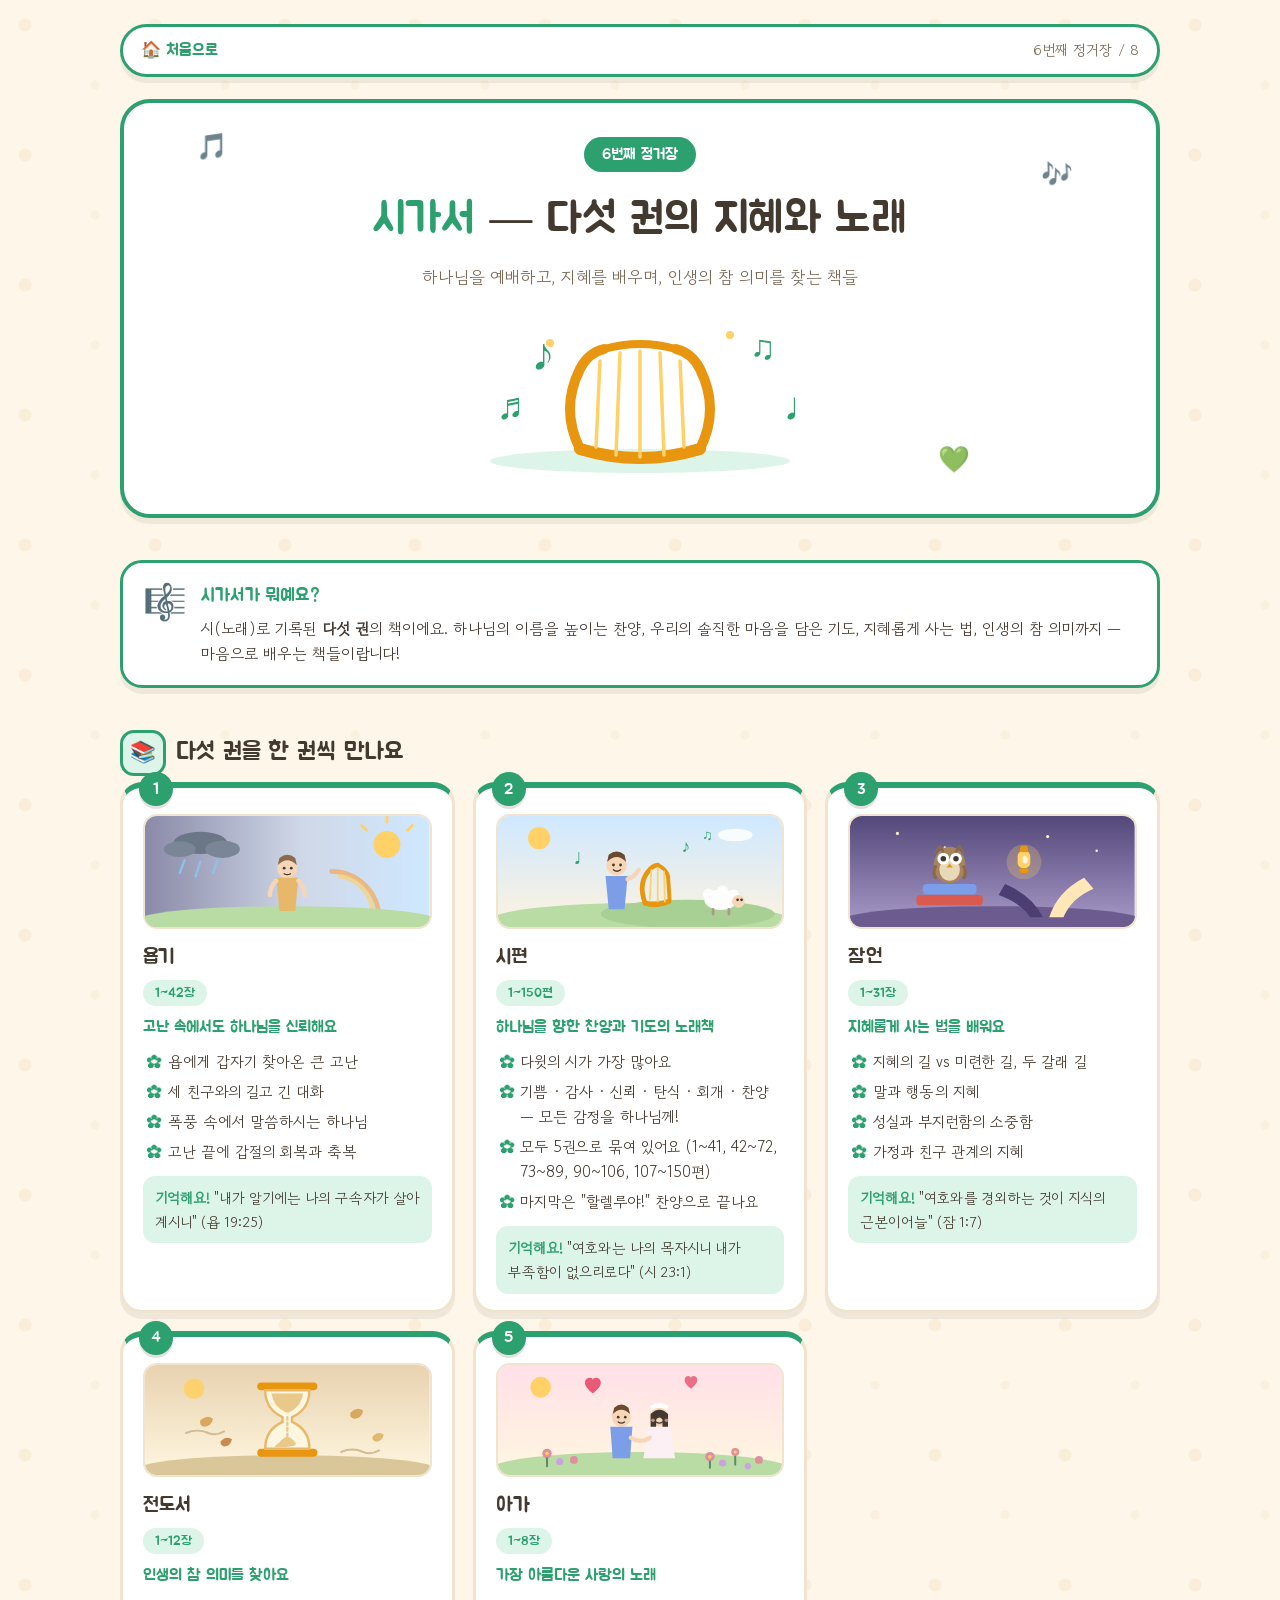
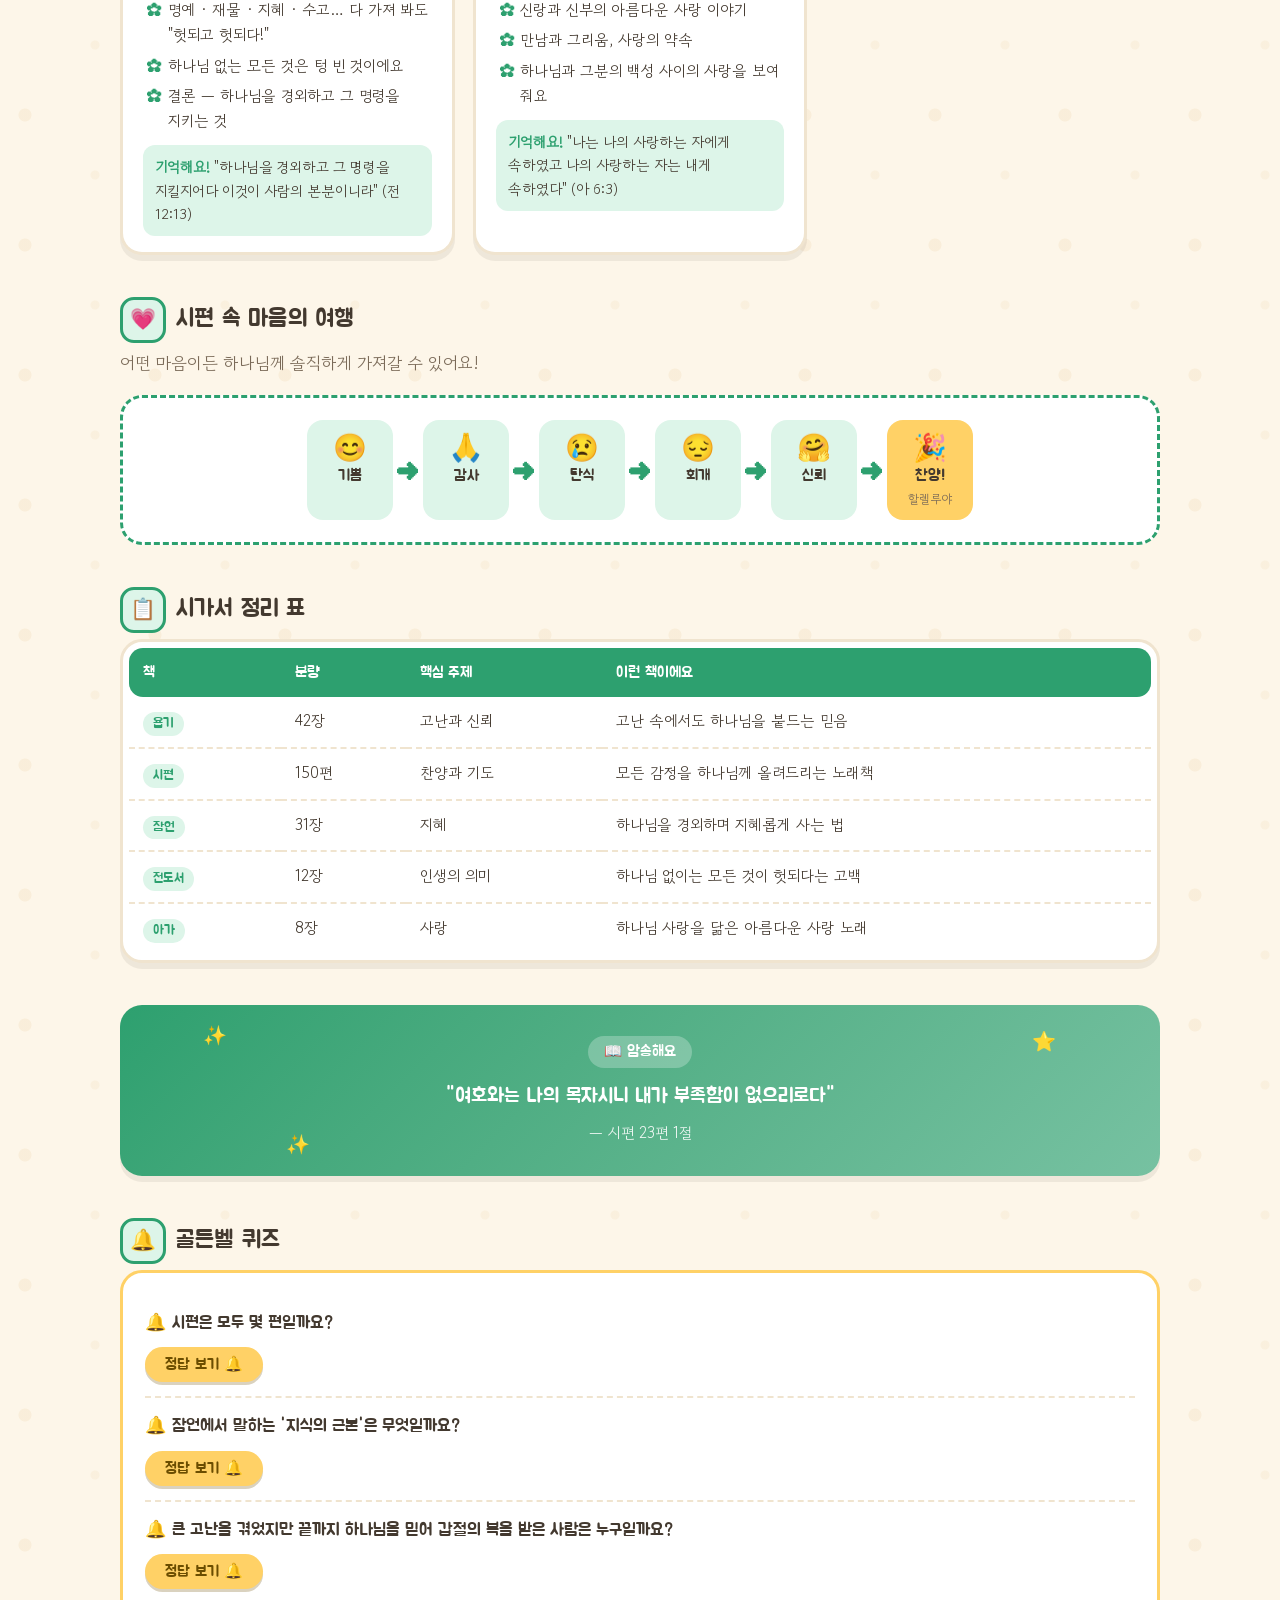
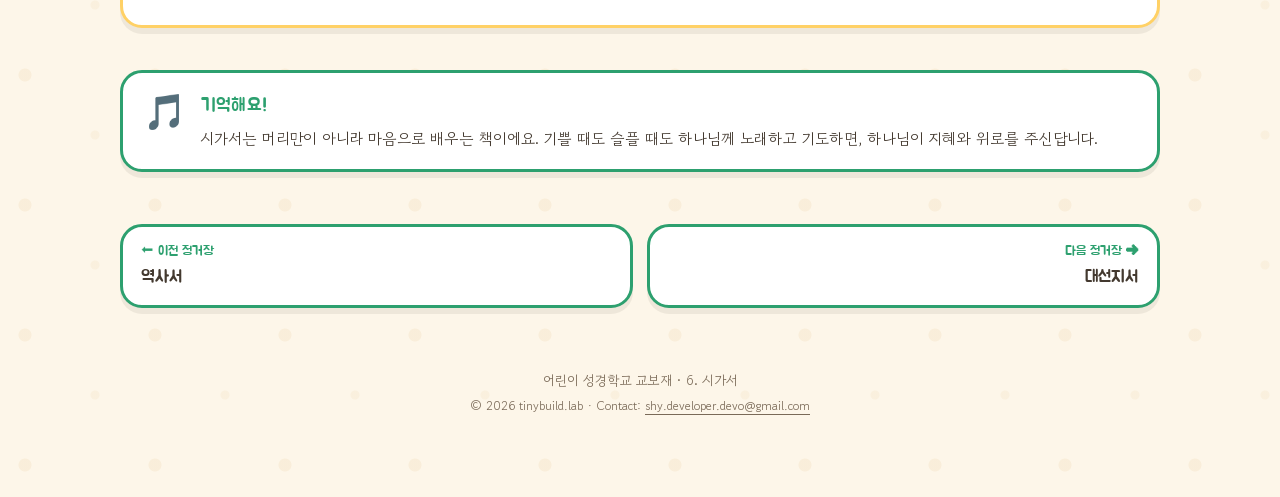
<file: 06-wisdom-books.html>
<!DOCTYPE html>
<html lang="ko">
<head>
<meta charset="UTF-8">
<meta name="viewport" content="width=device-width, initial-scale=1.0">
<title>6. 시가서 | 한눈에 보는 성경 여행</title>
<meta name="description" content="시가서 5권(욥기·시편·잠언·전도서·아가) — 지혜와 노래로 배우는 성경을 어린이 눈높이로 정리.">
<meta name="author" content="tinybuild.lab">
<meta name="copyright" content="© 2026 tinybuild.lab. All rights reserved.">
<meta name="rights" content="AI 학습·수집 금지 (TDM reserved). /terms.html">
<meta name="robots" content="index, follow, noai, noimageai, max-image-preview:large">
<meta name="tdm-reservation" content="1">
<meta name="tdm-policy" content="https://devrnr.github.io/bible-school-web/terms.html">
<link rel="canonical" href="https://devrnr.github.io/bible-school-web/06-wisdom-books.html">
<meta property="og:type" content="article">
<meta property="og:site_name" content="한눈에 보는 성경 여행">
<meta property="og:locale" content="ko_KR">
<meta property="og:title" content="시가서 | 한눈에 보는 성경 여행">
<meta property="og:description" content="욥기·시편·잠언·전도서·아가, 다섯 권의 지혜와 노래.">
<meta property="og:url" content="https://devrnr.github.io/bible-school-web/06-wisdom-books.html">
<meta property="og:image" content="https://devrnr.github.io/bible-school-web/assets/og-cover.png">
<meta name="twitter:card" content="summary_large_image">
<!-- ⓒ 2026 tinybuild.lab · 원본: https://devrnr.github.io/bible-school-web/ · 무단 복제 및 AI 학습/수집 금지 · canary:tbl-bsw-2026 -->
<link rel="preconnect" href="https://fonts.googleapis.com">
<link href="https://fonts.googleapis.com/css2?family=Jua&family=Gowun+Dodum&display=swap" rel="stylesheet">
<link rel="stylesheet" href="assets/style.css">
</head>
<body data-theme="green">
<div class="wrap">

  <nav class="topbar">
    <a class="home" href="index.html">처음으로</a>
    <span class="where">6번째 정거장 / 8</span>
  </nav>

  <header class="page-header">
    <span class="floaty" style="top:20px; left:7%;">🎵</span>
    <span class="floaty f2" style="top:48px; right:8%;">🎶</span>
    <span class="floaty f3" style="bottom:36px; right:18%;">💚</span>
    <span class="chapter-badge">6번째 정거장</span>
    <h1><span class="hl">시가서</span> — 다섯 권의 지혜와 노래</h1>
    <p class="subtitle">하나님을 예배하고, 지혜를 배우며, 인생의 참 의미를 찾는 책들</p>
    <div class="hero-art">
      <svg viewBox="0 0 420 170" width="420" role="img" aria-label="수금과 음표 그림">
        <ellipse cx="210" cy="152" rx="150" ry="12" fill="#ddf5e9"/>
        <g class="anim-sway" style="transform-box: fill-box;">
          <path d="M150 140 Q 130 100 150 60 Q 158 44 174 40" fill="none" stroke="#e8950f" stroke-width="10" stroke-linecap="round"/>
          <path d="M270 140 Q 290 100 270 60 Q 262 44 246 40" fill="none" stroke="#e8950f" stroke-width="10" stroke-linecap="round"/>
          <path d="M150 140 Q 210 158 270 140" fill="none" stroke="#e8950f" stroke-width="12" stroke-linecap="round"/>
          <path d="M174 40 Q 210 30 246 40" fill="none" stroke="#e8950f" stroke-width="8" stroke-linecap="round"/>
          <g stroke="#ffd166" stroke-width="3.5" stroke-linecap="round">
            <line x1="170" y1="52" x2="166" y2="138"/>
            <line x1="190" y1="44" x2="186" y2="146"/>
            <line x1="210" y1="42" x2="210" y2="148"/>
            <line x1="230" y1="44" x2="234" y2="146"/>
            <line x1="250" y1="52" x2="254" y2="138"/>
          </g>
        </g>
        <g class="anim-bob" fill="#2da06f" style="transform-box: fill-box;">
          <text x="100" y="60" font-size="30">♪</text>
          <text x="320" y="50" font-size="34">♫</text>
          <text x="350" y="110" font-size="26">♩</text>
          <text x="70" y="110" font-size="26">♬</text>
        </g>
        <g class="anim-blink" fill="#ffd166"><circle cx="120" cy="34" r="4"/><circle cx="300" cy="26" r="4"/></g>
      </svg>
    </div>
  </header>

  <!-- 시가서란 -->
  <section class="section reveal">
    <div class="point-box">
      <span class="big-ico">🎼</span>
      <div>
        <h3>시가서가 뭐예요?</h3>
        <p>시(노래)로 기록된 <strong>다섯 권</strong>의 책이에요. 하나님의 이름을 높이는 찬양,
        우리의 솔직한 마음을 담은 기도, 지혜롭게 사는 법, 인생의 참 의미까지 —
        마음으로 배우는 책들이랍니다!</p>
      </div>
    </div>
  </section>

  <!-- 다섯 권 카드 -->
  <section class="section reveal">
    <h2 class="section-title"><span class="emoji">📚</span>다섯 권을 한 권씩 만나요</h2>
    <div class="cards">
      <div class="card">
        <span class="card-num">1</span>
        <div class="card-art"><svg viewBox="0 0 360 140" role="img" aria-label="비구름과 해 사이에서 꿋꿋이 서 있는 사람">
          <defs>
            <linearGradient id="w1sky" x1="0" y1="0" x2="1" y2="0"><stop offset="0" stop-color="#8a8aa8"/><stop offset="0.55" stop-color="#cfd8e8"/><stop offset="1" stop-color="#cfe8ff"/></linearGradient>
          </defs>
          <rect width="360" height="140" fill="url(#w1sky)"/>
          <g>
            <ellipse cx="70" cy="34" rx="34" ry="14" fill="#6b7686"/>
            <ellipse cx="44" cy="42" rx="20" ry="10" fill="#7a8696"/>
            <ellipse cx="98" cy="42" rx="22" ry="11" fill="#7a8696"/>
            <g stroke="#8fc0e8" stroke-width="3" stroke-linecap="round">
              <line x1="50" y1="56" x2="44" y2="72"/><line x1="70" y1="58" x2="64" y2="76"/><line x1="92" y1="56" x2="86" y2="72"/>
            </g>
          </g>
          <circle cx="306" cy="36" r="17" fill="#ffd166"/>
          <g class="anim-blink" stroke="#ffd166" stroke-width="3.5" stroke-linecap="round">
            <line x1="306" y1="8" x2="306" y2="0"/><line x1="280" y1="18" x2="274" y2="12"/><line x1="332" y1="18" x2="338" y2="12"/>

          </g>
          <path d="M236 70 A 60 60 0 0 1 296 130" fill="none" stroke="#f8a13f" stroke-width="6" stroke-linecap="round" opacity="0.6"/>
          <path d="M246 76 A 48 48 0 0 1 288 124" fill="none" stroke="#ffd166" stroke-width="6" stroke-linecap="round" opacity="0.6"/>
          <ellipse cx="180" cy="132" rx="190" ry="18" fill="#b9dba4"/>
          <g class="anim-sway" style="transform-box:fill-box;">
            <circle cx="180" cy="66" r="13" fill="#f7d6b8"/>
            <path d="M168 62 q12 -12 24 0 l-2 -9 q-10 -8 -20 0 Z" fill="#8a6a4a"/>
            <circle cx="176" cy="66" r="1.8" fill="#43392f"/><circle cx="185" cy="66" r="1.8" fill="#43392f"/>
            <path d="M176 73 q4 2.5 8 0" stroke="#43392f" stroke-width="1.6" fill="none" stroke-linecap="round"/>
            <path d="M166 78 L 194 78 L 190 120 L 170 120 Z" fill="#e8b86a"/>
            <path d="M166 82 q-8 8 -8 18 M194 82 q8 8 8 18" stroke="#f7d6b8" stroke-width="5.5" stroke-linecap="round" fill="none"/>
          </g>
        </svg></div>
        <h3>욥기</h3>
        <span class="card-meta">1~42장</span>
        <p class="card-theme">고난 속에서도 하나님을 신뢰해요</p>
        <ul>
          <li>욥에게 갑자기 찾아온 큰 고난</li>
          <li>세 친구와의 길고 긴 대화</li>
          <li>폭풍 속에서 말씀하시는 하나님</li>
          <li>고난 끝에 갑절의 회복과 축복</li>
        </ul>
        <p class="card-verse"><strong>기억해요!</strong> "내가 알기에는 나의 구속자가 살아 계시니" (욥 19:25)</p>
      </div>
      <div class="card">
        <span class="card-num">2</span>
        <div class="card-art"><svg viewBox="0 0 360 140" role="img" aria-label="푸른 언덕에서 수금을 연주하는 소년 다윗과 양, 음표">
          <defs>
            <linearGradient id="w2sky" x1="0" y1="0" x2="0" y2="1"><stop offset="0" stop-color="#cfe8ff"/><stop offset="1" stop-color="#fdf3df"/></linearGradient>
          </defs>
          <rect width="360" height="140" fill="url(#w2sky)"/>
          <circle cx="52" cy="28" r="14" fill="#ffd166"/>
          <ellipse cx="300" cy="24" rx="22" ry="8" fill="#fff" opacity="0.85"/>
          <ellipse cx="180" cy="132" rx="190" ry="22" fill="#b9dba4"/>
          <ellipse cx="240" cy="124" rx="110" ry="18" fill="#a8d094"/>
          <g class="anim-sway" style="transform-box:fill-box;">
            <circle cx="150" cy="62" r="13" fill="#f7d6b8"/>
            <path d="M138 58 q12 -12 24 0 l-2 -9 q-10 -8 -20 0 Z" fill="#6b4a2f"/>
            <circle cx="146" cy="62" r="1.8" fill="#43392f"/><circle cx="155" cy="62" r="1.8" fill="#43392f"/>
            <path d="M146 68 q4 3.5 9 0" stroke="#43392f" stroke-width="1.8" fill="none" stroke-linecap="round"/>
            <path d="M136 76 L 164 76 L 160 118 L 140 118 Z" fill="#7c9ee8"/>
            <path d="M164 80 q10 -4 14 -12" stroke="#f7d6b8" stroke-width="5.5" stroke-linecap="round" fill="none"/>
          </g>
          <g class="anim-bob" style="transform-box:fill-box;">
            <path d="M186 110 q-9 -24 4 -40 q5 -7 12 -8" fill="none" stroke="#e8950f" stroke-width="6" stroke-linecap="round"/>
            <path d="M186 110 q15 5 30 -2" fill="none" stroke="#e8950f" stroke-width="6.5" stroke-linecap="round"/>
            <path d="M202 62 q10 4 13 14 l2 30" fill="none" stroke="#e8950f" stroke-width="5" stroke-linecap="round"/>
            <g stroke="#ffd166" stroke-width="2.2" stroke-linecap="round">
              <line x1="194" y1="68" x2="192" y2="106"/><line x1="202" y1="66" x2="202" y2="108"/><line x1="210" y1="70" x2="211" y2="108"/>
            </g>
          </g>
          <g>
            <ellipse cx="282" cy="106" rx="21" ry="13" fill="#fdfdfd"/>
            <circle cx="266" cy="99" r="7" fill="#fdfdfd"/><circle cx="284" cy="95" r="7" fill="#fdfdfd"/><circle cx="298" cy="100" r="7" fill="#fdfdfd"/>
            <circle cx="304" cy="108" r="8" fill="#f7d6b8"/>
            <circle cx="303" cy="106" r="1.7" fill="#43392f"/><circle cx="308" cy="106" r="1.7" fill="#43392f"/>
            <path d="M272 118 v6 M292 118 v6" stroke="#a89a88" stroke-width="3.5" stroke-linecap="round"/>
          </g>
          <g class="anim-blink" fill="#2da06f"><text x="232" y="46" font-size="22" font-family="Jua">♪</text><text x="258" y="30" font-size="18" font-family="Jua">♫</text><text x="92" y="60" font-size="18" font-family="Jua">♩</text></g>
        </svg></div>
        <h3>시편</h3>
        <span class="card-meta">1~150편</span>
        <p class="card-theme">하나님을 향한 찬양과 기도의 노래책</p>
        <ul>
          <li>다윗의 시가 가장 많아요</li>
          <li>기쁨 · 감사 · 신뢰 · 탄식 · 회개 · 찬양 — 모든 감정을 하나님께!</li>
          <li>모두 5권으로 묶여 있어요 (1~41, 42~72, 73~89, 90~106, 107~150편)</li>
          <li>마지막은 "할렐루야!" 찬양으로 끝나요</li>
        </ul>
        <p class="card-verse"><strong>기억해요!</strong> "여호와는 나의 목자시니 내가 부족함이 없으리로다" (시 23:1)</p>
      </div>
      <div class="card">
        <span class="card-num">3</span>
        <div class="card-art"><svg viewBox="0 0 360 140" role="img" aria-label="책 더미 위의 부엉이와 등불, 두 갈래 길">
          <defs>
            <linearGradient id="w3sky" x1="0" y1="0" x2="0" y2="1"><stop offset="0" stop-color="#54487a"/><stop offset="1" stop-color="#a89ac8"/></linearGradient>
          </defs>
          <rect width="360" height="140" fill="url(#w3sky)"/>
          <g class="anim-blink" fill="#fff3c4"><circle cx="60" cy="22" r="2"/><circle cx="120" cy="40" r="1.6"/><circle cx="250" cy="26" r="2"/><circle cx="312" cy="44" r="1.6"/></g>
          <ellipse cx="180" cy="132" rx="190" ry="18" fill="#6b5b8e"/>
          <path d="M252 128 Q 262 96 296 78 L 308 92 Q 280 104 270 128 Z" fill="#ffe7b8"/>
          <path d="M244 128 Q 230 100 196 86 L 188 100 Q 216 110 228 128 Z" fill="#4a3e72"/>
          <g>
            <rect x="84" y="100" width="84" height="13" rx="5" fill="#db5a50"/>
            <rect x="92" y="86" width="68" height="13" rx="5" fill="#7c9ee8"/>
          </g>
          <g class="anim-bob" style="transform-box:fill-box;">
            <ellipse cx="126" cy="62" rx="20" ry="23" fill="#a8845e"/>
            <ellipse cx="126" cy="68" rx="13" ry="14" fill="#e8d9b8"/>
            <circle cx="118" cy="54" r="7.5" fill="#fff"/><circle cx="134" cy="54" r="7.5" fill="#fff"/>
            <circle cx="118" cy="54" r="3.5" fill="#43392f"/><circle cx="134" cy="54" r="3.5" fill="#43392f"/>
            <polygon points="126,60 130,65 122,65" fill="#e8950f"/>
            <path d="M108 46 l6 -8 4 7 M144 46 l-6 -8 -4 7" stroke="#8a6a4a" stroke-width="3" fill="none" stroke-linecap="round" stroke-linejoin="round"/>
            <path d="M108 64 q-4 8 0 14 M144 64 q4 8 0 14" stroke="#8a6a4a" stroke-width="4" fill="none" stroke-linecap="round"/>
          </g>
          <g class="anim-blink">
            <circle cx="220" cy="58" r="22" fill="#ffd166" opacity="0.25"/>
            <rect x="212" y="44" width="16" height="22" rx="7" fill="#ffd166"/>
            <rect x="215" y="38" width="10" height="8" rx="3" fill="#e8950f"/>
            <rect x="214" y="66" width="12" height="6" rx="3" fill="#e8950f"/>
            <path d="M220 50 q-4 6 0 10 q5 1 5 -5 q0 -3 -5 -5 Z" fill="#fff7e0"/>
          </g>
        </svg></div>
        <h3>잠언</h3>
        <span class="card-meta">1~31장</span>
        <p class="card-theme">지혜롭게 사는 법을 배워요</p>
        <ul>
          <li>지혜의 길 vs 미련한 길, 두 갈래 길</li>
          <li>말과 행동의 지혜</li>
          <li>성실과 부지런함의 소중함</li>
          <li>가정과 친구 관계의 지혜</li>
        </ul>
        <p class="card-verse"><strong>기억해요!</strong> "여호와를 경외하는 것이 지식의 근본이어늘" (잠 1:7)</p>
      </div>
      <div class="card">
        <span class="card-num">4</span>
        <div class="card-art"><svg viewBox="0 0 360 140" role="img" aria-label="모래가 흐르는 큰 모래시계와 바람에 날리는 나뭇잎">
          <defs>
            <linearGradient id="w4sky" x1="0" y1="0" x2="0" y2="1"><stop offset="0" stop-color="#e8d2b0"/><stop offset="1" stop-color="#fff7e0"/></linearGradient>
          </defs>
          <rect width="360" height="140" fill="url(#w4sky)"/>
          <circle cx="62" cy="30" r="13" fill="#ffd166" opacity="0.9"/>
          <ellipse cx="180" cy="132" rx="190" ry="18" fill="#d9c79a"/>
          <g class="anim-bob" style="transform-box:fill-box;">
            <rect x="142" y="22" width="76" height="10" rx="5" fill="#e8950f"/>
            <rect x="142" y="106" width="76" height="10" rx="5" fill="#e8950f"/>
            <path d="M152 32 L 208 32 Q 208 56 186 66 L 186 72 Q 208 82 208 106 L 152 106 Q 152 82 174 72 L 174 66 Q 152 56 152 32 Z" fill="#fdf6e0" stroke="#e8b86a" stroke-width="3"/>
            <path d="M160 36 L 200 36 Q 198 52 182 60 L 178 60 Q 162 52 160 36 Z" fill="#e8c98a"/>
            <path d="M170 98 Q 180 84 190 98 Q 196 104 164 104 Q 164 102 170 98 Z" fill="#e8c98a"/>
            <line x1="180" y1="66" x2="180" y2="94" stroke="#e8c98a" stroke-width="3" stroke-dasharray="3 4" stroke-linecap="round"/>
          </g>
          <g class="anim-bob" style="transform-box:fill-box; animation-delay:0.6s;">
            <path d="M70 70 q8 -8 16 -2 q-2 10 -12 10 q-6 -2 -4 -8 Z" fill="#d9a85e"/>
            <path d="M96 96 q7 -7 14 -2 q-2 9 -10 9 q-6 -2 -4 -7 Z" fill="#c98a4e"/>
            <path d="M260 60 q8 -8 16 -2 q-2 10 -12 10 q-6 -2 -4 -8 Z" fill="#d9a85e"/>
            <path d="M288 90 q7 -7 14 -2 q-2 9 -10 9 q-6 -2 -4 -7 Z" fill="#e0b86e"/>
          </g>
          <g stroke="#c9b088" stroke-width="2.5" fill="none" stroke-linecap="round" opacity="0.8">
            <path d="M52 86 q14 -6 28 0 q10 4 20 -2"/>
            <path d="M248 110 q14 -6 28 0 q10 4 20 -2"/>
          </g>
        </svg></div>
        <h3>전도서</h3>
        <span class="card-meta">1~12장</span>
        <p class="card-theme">인생의 참 의미를 찾아요</p>
        <ul>
          <li>명예 · 재물 · 지혜 · 수고… 다 가져 봐도 "헛되고 헛되다!"</li>
          <li>하나님 없는 모든 것은 텅 빈 것이에요</li>
          <li>결론 — 하나님을 경외하고 그 명령을 지키는 것</li>
        </ul>
        <p class="card-verse"><strong>기억해요!</strong> "하나님을 경외하고 그 명령을 지킬지어다 이것이 사람의 본분이니라" (전 12:13)</p>
      </div>
      <div class="card">
        <span class="card-num">5</span>
        <div class="card-art"><svg viewBox="0 0 360 140" role="img" aria-label="꽃이 가득한 정원에서 손을 잡은 신랑과 신부, 떠다니는 하트">
          <defs>
            <linearGradient id="w5sky" x1="0" y1="0" x2="0" y2="1"><stop offset="0" stop-color="#ffe0e8"/><stop offset="1" stop-color="#fff7e0"/></linearGradient>
          </defs>
          <rect width="360" height="140" fill="url(#w5sky)"/>
          <circle cx="54" cy="28" r="13" fill="#ffd166"/>
          <ellipse cx="180" cy="132" rx="190" ry="22" fill="#b9dba4"/>
          <g>
            <circle cx="156" cy="66" r="12" fill="#f7d6b8"/>
            <path d="M145 62 q11 -11 22 0 l-2 -8 q-9 -8 -18 0 Z" fill="#6b4a2f"/>
            <circle cx="152" cy="66" r="1.7" fill="#43392f"/><circle cx="161" cy="66" r="1.7" fill="#43392f"/>
            <path d="M152 72 q4 3 8 0" stroke="#43392f" stroke-width="1.6" fill="none" stroke-linecap="round"/>
            <path d="M142 78 L 170 78 L 167 118 L 145 118 Z" fill="#7c9ee8"/>
            <circle cx="204" cy="66" r="12" fill="#f7d6b8"/>
            <path d="M193 62 q11 -11 22 0 l0 16 q-3 7 -7 0 l0 -9 q-4 -5 -8 0 l0 9 q-4 7 -7 0 Z" fill="#43392f"/>
            <path d="M192 52 q12 -8 24 0 l-3 5 q-9 -6 -18 0 Z" fill="#fff" opacity="0.9"/>
            <circle cx="200" cy="66" r="1.7" fill="#43392f"/><circle cx="209" cy="66" r="1.7" fill="#43392f"/>
            <path d="M200 72 q4 3 8 0" stroke="#43392f" stroke-width="1.6" fill="none" stroke-linecap="round"/>
            <circle cx="196" cy="70" r="2.3" fill="#f0a8b8" opacity="0.7"/><circle cx="213" cy="70" r="2.3" fill="#f0a8b8" opacity="0.7"/>
            <path d="M190 78 L 218 78 L 224 118 L 184 118 Z" fill="#fdf0f4"/>
            <path d="M168 92 q12 8 24 0" stroke="#f7d6b8" stroke-width="5.5" fill="none" stroke-linecap="round"/>
          </g>
          <g fill="#e08f9d"><circle cx="62" cy="112" r="6"/><circle cx="96" cy="120" r="5"/><circle cx="268" cy="116" r="6"/><circle cx="300" cy="110" r="5"/><circle cx="330" cy="120" r="5"/></g>
          <g fill="#c9a3e0"><circle cx="78" cy="122" r="4.5"/><circle cx="284" cy="124" r="4.5"/><circle cx="316" cy="128" r="4"/></g>
          <g fill="#ffd166"><circle cx="62" cy="112" r="2.2"/><circle cx="268" cy="116" r="2.2"/><circle cx="300" cy="110" r="2"/></g>
          <g stroke="#5a8a68" stroke-width="2.5" stroke-linecap="round"><line x1="62" y1="118" x2="62" y2="128"/><line x1="268" y1="122" x2="268" y2="130"/><line x1="300" y1="116" x2="300" y2="126"/></g>
          <g class="anim-bob" style="transform-box:fill-box;">
            <path d="M120 36 C 114 31 110 27 110 22 C 110 18 113 16 116 16 C 118 16 120 17 120 19 C 120 17 122 16 124 16 C 127 16 130 18 130 22 C 130 27 126 31 120 36 Z" fill="#e85a78"/>
            <path d="M244 30 C 239 26 236 23 236 19 C 236 16 238 14 241 14 C 242 14 244 15 244 17 C 244 15 246 14 247 14 C 250 14 252 16 252 19 C 252 23 249 26 244 30 Z" fill="#e85a78" opacity="0.85"/>
          </g>
        </svg></div>
        <h3>아가</h3>
        <span class="card-meta">1~8장</span>
        <p class="card-theme">가장 아름다운 사랑의 노래</p>
        <ul>
          <li>신랑과 신부의 아름다운 사랑 이야기</li>
          <li>만남과 그리움, 사랑의 약속</li>
          <li>하나님과 그분의 백성 사이의 사랑을 보여 줘요</li>
        </ul>
        <p class="card-verse"><strong>기억해요!</strong> "나는 나의 사랑하는 자에게 속하였고 나의 사랑하는 자는 내게 속하였다" (아 6:3)</p>
      </div>
    </div>
  </section>

  <!-- 시편의 감정 흐름 -->
  <section class="section reveal">
    <h2 class="section-title"><span class="emoji">💗</span>시편 속 마음의 여행</h2>
    <p class="section-desc">어떤 마음이든 하나님께 솔직하게 가져갈 수 있어요!</p>
    <div class="flow">
      <div class="flow-step"><span class="ico">😊</span><span class="label">기쁨</span></div>
      <span class="flow-arrow">➜</span>
      <div class="flow-step"><span class="ico">🙏</span><span class="label">감사</span></div>
      <span class="flow-arrow">➜</span>
      <div class="flow-step"><span class="ico">😢</span><span class="label">탄식</span></div>
      <span class="flow-arrow">➜</span>
      <div class="flow-step"><span class="ico">😔</span><span class="label">회개</span></div>
      <span class="flow-arrow">➜</span>
      <div class="flow-step"><span class="ico">🤗</span><span class="label">신뢰</span></div>
      <span class="flow-arrow">➜</span>
      <div class="flow-step" style="background:var(--yellow);"><span class="ico">🎉</span><span class="label">찬양!</span><span class="sub">할렐루야</span></div>
    </div>
  </section>

  <!-- 정리 표 -->
  <section class="section reveal">
    <h2 class="section-title"><span class="emoji">📋</span>시가서 정리 표</h2>
    <div class="table-wrap">
      <table>
        <thead>
          <tr><th>책</th><th>분량</th><th>핵심 주제</th><th>이런 책이에요</th></tr>
        </thead>
        <tbody>
          <tr><td><span class="chip">욥기</span></td><td>42장</td><td>고난과 신뢰</td><td>고난 속에서도 하나님을 붙드는 믿음</td></tr>
          <tr><td><span class="chip">시편</span></td><td>150편</td><td>찬양과 기도</td><td>모든 감정을 하나님께 올려드리는 노래책</td></tr>
          <tr><td><span class="chip">잠언</span></td><td>31장</td><td>지혜</td><td>하나님을 경외하며 지혜롭게 사는 법</td></tr>
          <tr><td><span class="chip">전도서</span></td><td>12장</td><td>인생의 의미</td><td>하나님 없이는 모든 것이 헛되다는 고백</td></tr>
          <tr><td><span class="chip">아가</span></td><td>8장</td><td>사랑</td><td>하나님 사랑을 닮은 아름다운 사랑 노래</td></tr>
        </tbody>
      </table>
    </div>
  </section>

  <!-- 암송 -->
  <section class="section reveal">
    <div class="verse-banner">
      <span class="spark" style="top:14px; left:8%;">✨</span>
      <span class="spark s2" style="top:20px; right:10%;">⭐</span>
      <span class="spark s3" style="bottom:16px; left:16%;">✨</span>
      <span class="label">📖 암송해요</span>
      <blockquote>"여호와는 나의 목자시니 내가 부족함이 없으리로다"</blockquote>
      <cite>— 시편 23편 1절</cite>
    </div>
  </section>

  <!-- 퀴즈 -->
  <section class="section reveal">
    <h2 class="section-title"><span class="emoji">🔔</span>골든벨 퀴즈</h2>
    <div class="quiz">
      <div class="quiz-item">
        <p class="quiz-q">시편은 모두 몇 편일까요?</p>
        <button class="quiz-toggle" type="button">정답 보기 🔔</button>
        <div class="quiz-a"><strong>150편</strong>! 성경에서 가장 긴 책이고, 다윗의 시가 가장 많아요.</div>
      </div>
      <div class="quiz-item">
        <p class="quiz-q">잠언에서 말하는 '지식의 근본'은 무엇일까요?</p>
        <button class="quiz-toggle" type="button">정답 보기 🔔</button>
        <div class="quiz-a"><strong>여호와를 경외하는 것</strong>(하나님을 높이고 사랑하며 두려워하는 마음)이에요 (잠 1:7).</div>
      </div>
      <div class="quiz-item">
        <p class="quiz-q">큰 고난을 겪었지만 끝까지 하나님을 믿어 갑절의 복을 받은 사람은 누구일까요?</p>
        <button class="quiz-toggle" type="button">정답 보기 🔔</button>
        <div class="quiz-a"><strong>욥</strong>이에요! 모든 것을 잃었어도 하나님을 버리지 않았고, 하나님은 전보다 갑절로 회복시켜 주셨어요 (욥 42장).</div>
      </div>
    </div>
  </section>

  <!-- 기억해요 -->
  <section class="section reveal">
    <div class="point-box">
      <span class="big-ico">🎵</span>
      <div>
        <h3>기억해요!</h3>
        <p>시가서는 머리만이 아니라 마음으로 배우는 책이에요. 기쁠 때도 슬플 때도
        하나님께 노래하고 기도하면, 하나님이 지혜와 위로를 주신답니다.</p>
      </div>
    </div>
  </section>

  <nav class="page-nav">
    <a class="prev" href="05-history-books.html"><span class="dir">⬅ 이전 정거장</span>역사서</a>
    <a class="next" href="07-major-prophets.html"><span class="dir">다음 정거장 ➜</span>대선지서</a>
  </nav>

  <footer class="site-footer">
    어린이 성경학교 교보재 · 6. 시가서<br>
    <span class="copyright">© 2026 tinybuild.lab · Contact: <a href="mailto:shy.developer.devo@gmail.com">shy.developer.devo@gmail.com</a></span>
  </footer>
</div>
<script src="assets/script.js"></script>
</body>
</html>
</file>
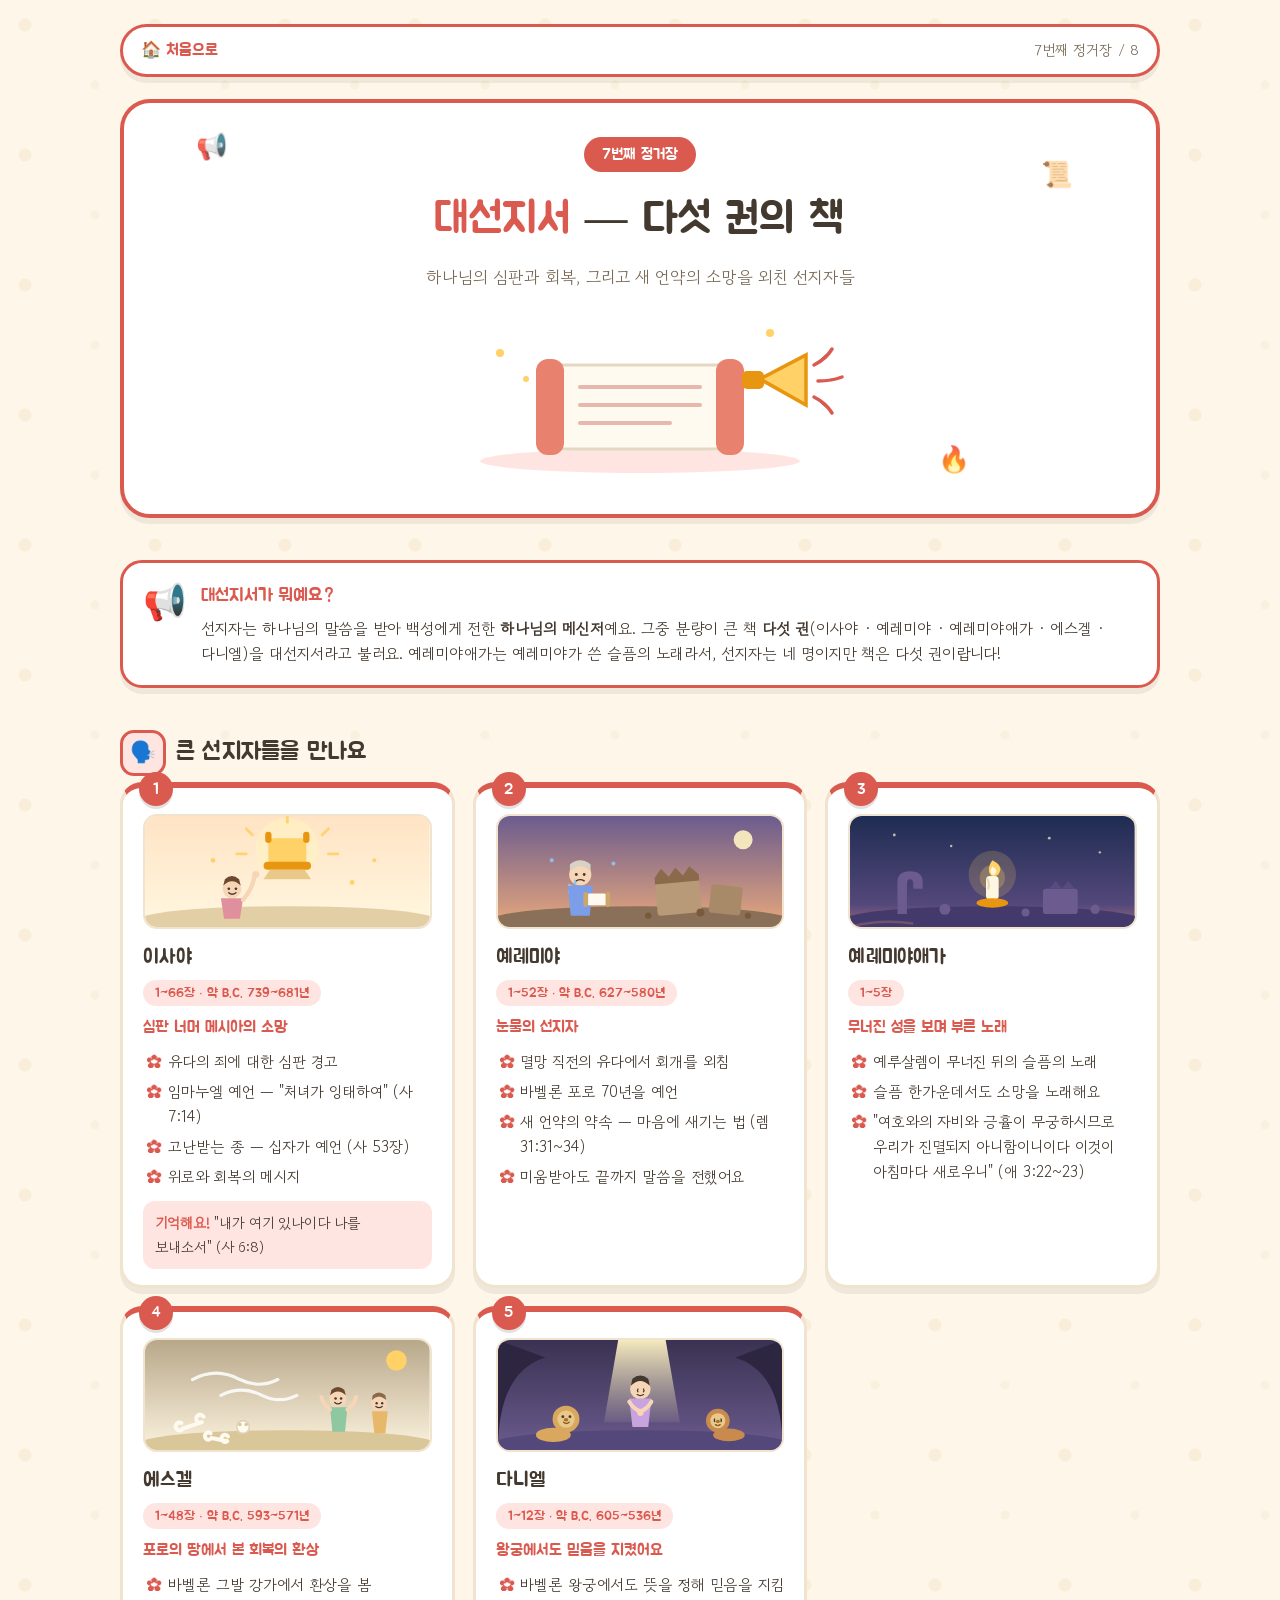
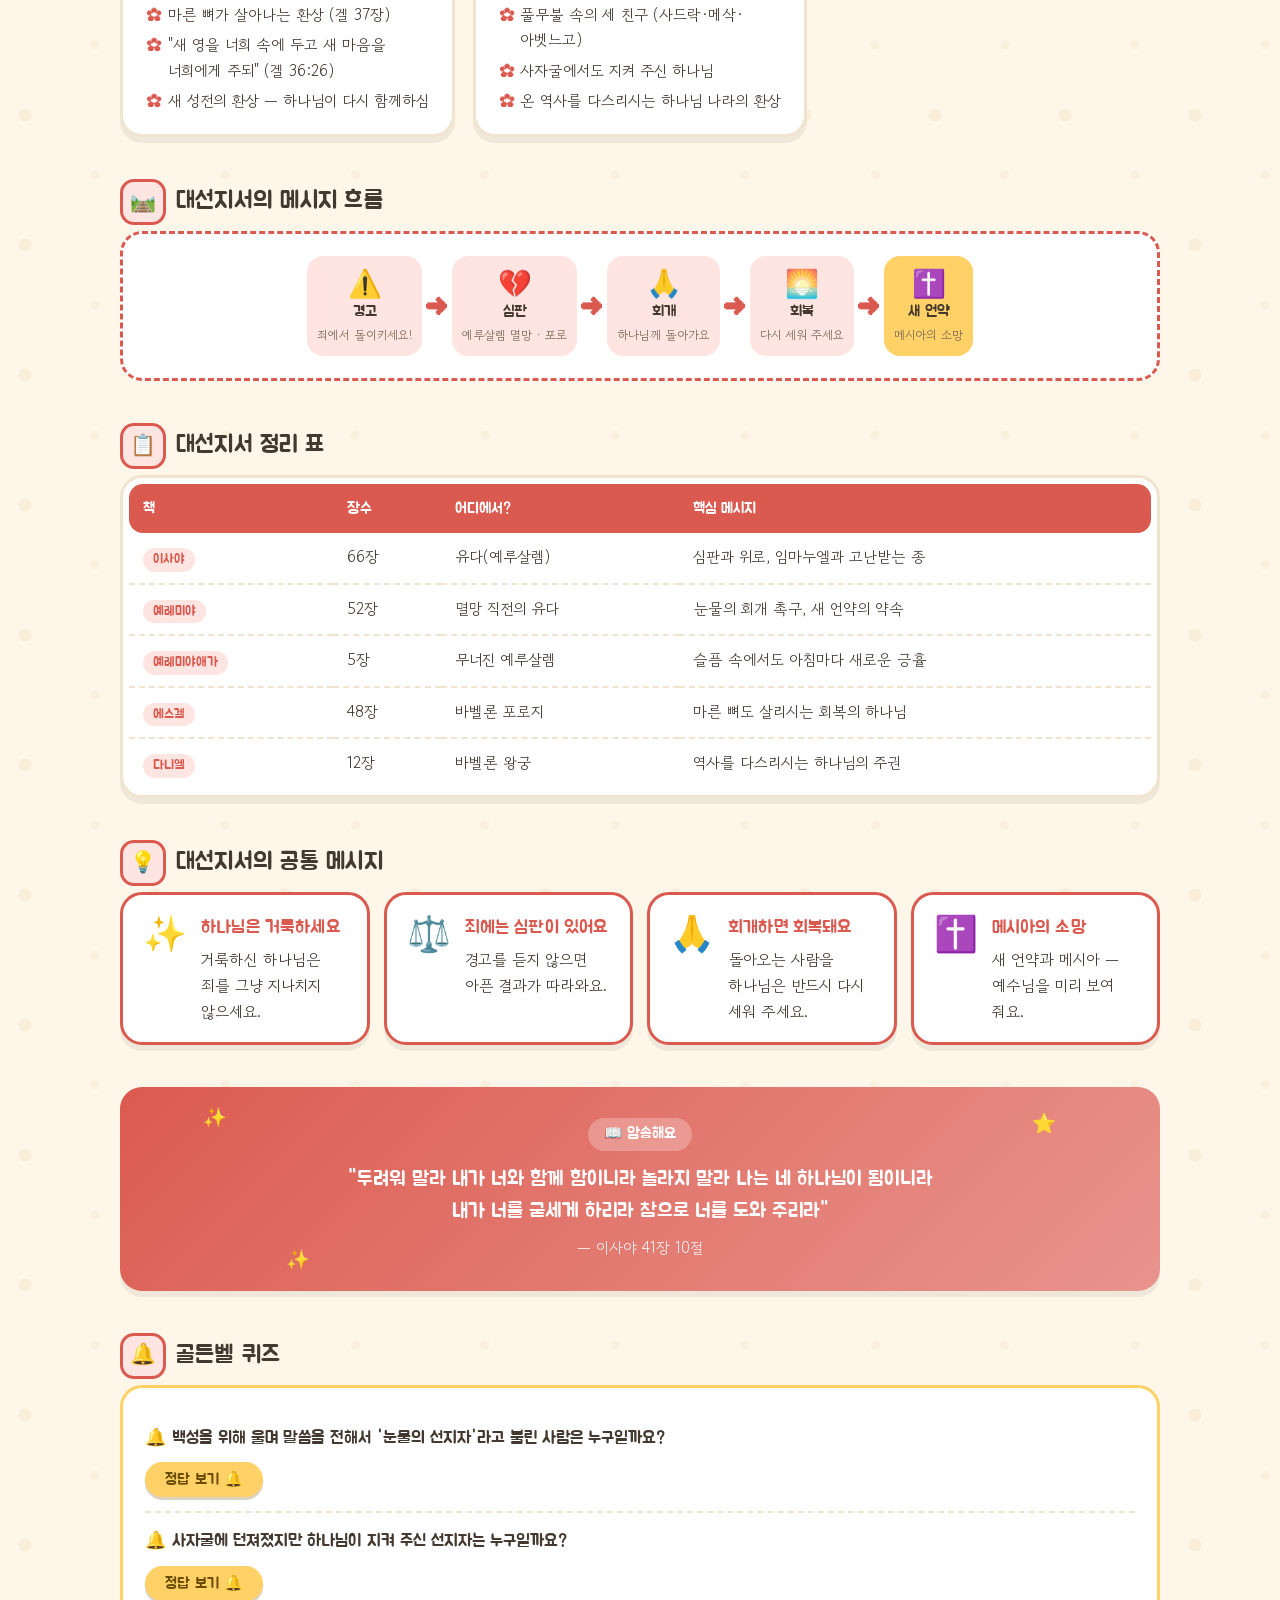
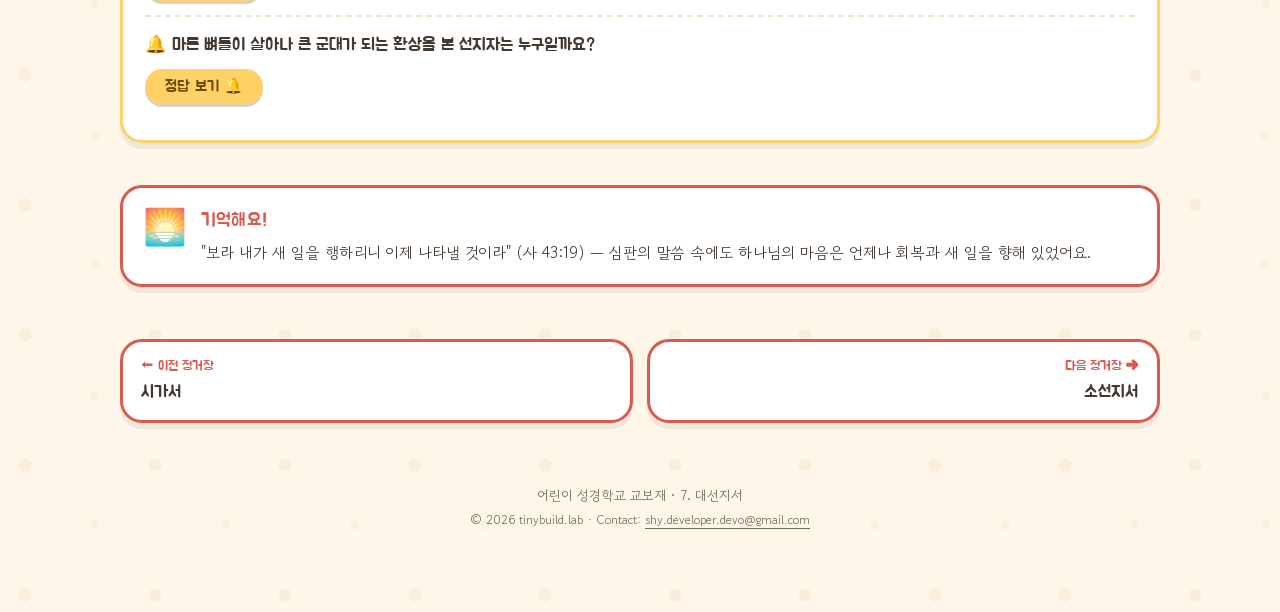
<file: 07-major-prophets.html>
<!DOCTYPE html>
<html lang="ko">
<head>
<meta charset="UTF-8">
<meta name="viewport" content="width=device-width, initial-scale=1.0">
<title>7. 대선지서 | 한눈에 보는 성경 여행</title>
<meta name="description" content="대선지서 5권(이사야·예레미야·예레미야애가·에스겔·다니엘) — 심판과 회복, 새 언약의 소망을 전한 큰 선지자들.">
<meta name="author" content="tinybuild.lab">
<meta name="copyright" content="© 2026 tinybuild.lab. All rights reserved.">
<meta name="rights" content="AI 학습·수집 금지 (TDM reserved). /terms.html">
<meta name="robots" content="index, follow, noai, noimageai, max-image-preview:large">
<meta name="tdm-reservation" content="1">
<meta name="tdm-policy" content="https://devrnr.github.io/bible-school-web/terms.html">
<link rel="canonical" href="https://devrnr.github.io/bible-school-web/07-major-prophets.html">
<meta property="og:type" content="article">
<meta property="og:site_name" content="한눈에 보는 성경 여행">
<meta property="og:locale" content="ko_KR">
<meta property="og:title" content="대선지서 | 한눈에 보는 성경 여행">
<meta property="og:description" content="이사야·예레미야·에스겔·다니엘, 심판과 회복의 메시지.">
<meta property="og:url" content="https://devrnr.github.io/bible-school-web/07-major-prophets.html">
<meta property="og:image" content="https://devrnr.github.io/bible-school-web/assets/og-cover.png">
<meta name="twitter:card" content="summary_large_image">
<!-- ⓒ 2026 tinybuild.lab · 원본: https://devrnr.github.io/bible-school-web/ · 무단 복제 및 AI 학습/수집 금지 · canary:tbl-bsw-2026 -->
<link rel="preconnect" href="https://fonts.googleapis.com">
<link href="https://fonts.googleapis.com/css2?family=Jua&family=Gowun+Dodum&display=swap" rel="stylesheet">
<link rel="stylesheet" href="assets/style.css">
</head>
<body data-theme="red">
<div class="wrap">

  <nav class="topbar">
    <a class="home" href="index.html">처음으로</a>
    <span class="where">7번째 정거장 / 8</span>
  </nav>

  <header class="page-header">
    <span class="floaty" style="top:20px; left:7%;">📢</span>
    <span class="floaty f2" style="top:48px; right:8%;">📜</span>
    <span class="floaty f3" style="bottom:36px; right:18%;">🔥</span>
    <span class="chapter-badge">7번째 정거장</span>
    <h1><span class="hl">대선지서</span> — 다섯 권의 책</h1>
    <p class="subtitle">하나님의 심판과 회복, 그리고 새 언약의 소망을 외친 선지자들</p>
    <div class="hero-art">
      <svg viewBox="0 0 420 170" width="420" role="img" aria-label="펼쳐진 두루마리와 나팔 그림">
        <ellipse cx="210" cy="152" rx="160" ry="12" fill="#ffe5e1"/>
        <g class="anim-bob" style="transform-box: fill-box;">
          <rect x="120" y="56" width="180" height="84" rx="8" fill="#fffaf0" stroke="#e3d8c2" stroke-width="3"/>
          <circle cx="120" cy="98" r="14" fill="#db5a50"/>
          <rect x="106" y="50" width="28" height="96" rx="12" fill="#e8826f"/>
          <circle cx="300" cy="98" r="14" fill="#db5a50"/>
          <rect x="286" y="50" width="28" height="96" rx="12" fill="#e8826f"/>
          <g stroke="#e8b8ae" stroke-width="4" stroke-linecap="round">
            <line x1="150" y1="78" x2="270" y2="78"/>
            <line x1="150" y1="96" x2="270" y2="96"/>
            <line x1="150" y1="114" x2="240" y2="114"/>
          </g>
        </g>
        <g class="anim-sway" style="transform-box: fill-box;">
          <path d="M330 70 L 376 46 L 376 96 Z" fill="#ffd166" stroke="#e8950f" stroke-width="3.5"/>
          <rect x="312" y="62" width="22" height="18" rx="5" fill="#e8950f"/>
          <g class="anim-blink" stroke="#db5a50" stroke-width="3.5" stroke-linecap="round">
            <path d="M384 56 Q 396 50 402 40"/>
            <path d="M388 72 Q 402 72 412 68"/>
            <path d="M384 88 Q 396 94 402 104"/>
          </g>
        </g>
        <g class="anim-blink" fill="#ffd166"><circle cx="70" cy="44" r="4"/><circle cx="96" cy="70" r="3"/><circle cx="340" cy="24" r="4"/></g>
      </svg>
    </div>
  </header>

  <!-- 대선지서란 -->
  <section class="section reveal">
    <div class="point-box">
      <span class="big-ico">📢</span>
      <div>
        <h3>대선지서가 뭐예요?</h3>
        <p>선지자는 하나님의 말씀을 받아 백성에게 전한 <strong>하나님의 메신저</strong>예요.
        그중 분량이 큰 책 <strong>다섯 권</strong>(이사야 · 예레미야 · 예레미야애가 · 에스겔 · 다니엘)을 대선지서라고 불러요.
        예레미야애가는 예레미야가 쓴 슬픔의 노래라서, 선지자는 네 명이지만 책은 다섯 권이랍니다!</p>
      </div>
    </div>
  </section>

  <!-- 다섯 권 카드 -->
  <section class="section reveal">
    <h2 class="section-title"><span class="emoji">🗣️</span>큰 선지자들을 만나요</h2>
    <div class="cards">
      <div class="card">
        <span class="card-num">1</span>
        <div class="card-art"><svg viewBox="0 0 360 140" role="img" aria-label="빛나는 보좌 아래에서 손을 높이 든 이사야">
          <defs>
            <linearGradient id="j1sky" x1="0" y1="0" x2="0" y2="1"><stop offset="0" stop-color="#ffe3c4"/><stop offset="1" stop-color="#fff7e0"/></linearGradient>
          </defs>
          <rect width="360" height="140" fill="url(#j1sky)"/>
          <g class="anim-blink">
            <circle cx="180" cy="42" r="40" fill="#fff3c4" opacity="0.6"/>
            <g stroke="#ffd166" stroke-width="3.5" stroke-linecap="round" opacity="0.9">
              <line x1="180" y1="0" x2="180" y2="8"/><line x1="128" y1="16" x2="136" y2="24"/><line x1="232" y1="16" x2="224" y2="24"/>
              <line x1="116" y1="48" x2="128" y2="48"/><line x1="244" y1="48" x2="232" y2="48"/>
            </g>
          </g>
          <g>
            <rect x="156" y="28" width="48" height="34" rx="7" fill="#ffd166"/>
            <rect x="150" y="58" width="60" height="10" rx="5" fill="#e8950f"/>
            <rect x="152" y="20" width="8" height="14" rx="4" fill="#e8950f"/>
            <rect x="200" y="20" width="8" height="14" rx="4" fill="#e8950f"/>
            <path d="M150 80 L 158 68 L 202 68 L 210 80 Z" fill="#e8c98a"/>
          </g>
          <ellipse cx="180" cy="132" rx="190" ry="18" fill="#e3cfa6"/>
          <g class="anim-sway" style="transform-box:fill-box;">
            <circle cx="110" cy="92" r="12" fill="#f7d6b8"/>
            <path d="M99 88 q11 -11 22 0 l-2 -8 q-9 -8 -18 0 Z" fill="#6b4a2f"/>
            <circle cx="106" cy="92" r="1.7" fill="#43392f"/><circle cx="115" cy="92" r="1.7" fill="#43392f"/>
            <path d="M106 97 q4 4 9 0" stroke="#43392f" stroke-width="1.8" fill="none" stroke-linecap="round"/>
            <path d="M96 104 L 124 104 L 120 130 L 100 130 Z" fill="#e08f9d"/>
            <path d="M124 106 q12 -14 14 -28" stroke="#f7d6b8" stroke-width="5.5" stroke-linecap="round" fill="none"/>
            <circle cx="140" cy="74" r="4.5" fill="#f7d6b8"/>
          </g>
          <g class="anim-blink" fill="#ffd166"><circle cx="262" cy="84" r="3"/><circle cx="86" cy="56" r="3"/><circle cx="290" cy="56" r="2.5"/></g>
        </svg></div>
        <h3>이사야</h3>
        <span class="card-meta">1~66장 · 약 B.C. 739~681년</span>
        <p class="card-theme">심판 너머 메시아의 소망</p>
        <ul>
          <li>유다의 죄에 대한 심판 경고</li>
          <li>임마누엘 예언 — "처녀가 잉태하여" (사 7:14)</li>
          <li>고난받는 종 — 십자가 예언 (사 53장)</li>
          <li>위로와 회복의 메시지</li>
        </ul>
        <p class="card-verse"><strong>기억해요!</strong> "내가 여기 있나이다 나를 보내소서" (사 6:8)</p>
      </div>
      <div class="card">
        <span class="card-num">2</span>
        <div class="card-art"><svg viewBox="0 0 360 140" role="img" aria-label="무너진 성벽 앞에서 두루마리를 안고 눈물 흘리는 예레미야">
          <defs>
            <linearGradient id="j2sky" x1="0" y1="0" x2="0" y2="1"><stop offset="0" stop-color="#6b5b8e"/><stop offset="1" stop-color="#e8a87c"/></linearGradient>
          </defs>
          <rect width="360" height="140" fill="url(#j2sky)"/>
          <circle cx="310" cy="30" r="12" fill="#fff3c4" opacity="0.9"/>
          <ellipse cx="180" cy="132" rx="190" ry="18" fill="#8a7058"/>
          <g>
            <rect x="200" y="76" width="56" height="48" rx="4" fill="#b89a78" transform="rotate(-5 228 100)"/>
            <path d="M200 76 l9 -11 9 11 9 -11 9 11 9 -11 11 11 0 8 -56 0 Z" fill="#8a6a4a" transform="rotate(-5 228 100)"/>
            <rect x="268" y="88" width="40" height="36" rx="4" fill="#a88a68" transform="rotate(6 288 106)"/>
            <g fill="#7a5a3a"><circle cx="256" cy="122" r="5"/><circle cx="190" cy="126" r="4"/><circle cx="316" cy="126" r="4"/></g>
          </g>
          <g class="anim-sway" style="transform-box:fill-box;">
            <circle cx="104" cy="74" r="14" fill="#f7d6b8"/>
            <path d="M91 70 q13 -13 26 0 l0 -9 q-13 -10 -26 0 Z" fill="#d8d2c4"/>
            <path d="M89 86 q-2 12 3 18 l4 -4 q-3 -8 -2 -12 Z" fill="#d8d2c4"/>
            <circle cx="99" cy="74" r="1.8" fill="#43392f"/><circle cx="109" cy="74" r="1.8" fill="#43392f"/>
            <path d="M99 82 q5 -3 10 0" stroke="#43392f" stroke-width="1.8" fill="none" stroke-linecap="round"/>
            <path d="M97 79 l-1.5 7 q3 3 4 -1 Z" fill="#8fc0e8"/>
            <path d="M88 88 L 120 88 L 116 126 L 92 126 Z" fill="#7c9ee8"/>
            <g>
              <rect x="112" y="98" width="26" height="15" rx="4" fill="#fffaf0"/>
              <rect x="108" y="96" width="6" height="19" rx="3" fill="#c9a86a"/>
              <rect x="136" y="96" width="6" height="19" rx="3" fill="#c9a86a"/>
            </g>
          </g>
          <g class="anim-blink" fill="#8fc0e8"><circle cx="146" cy="60" r="2.5"/><circle cx="68" cy="56" r="2.5"/></g>
        </svg></div>
        <h3>예레미야</h3>
        <span class="card-meta">1~52장 · 약 B.C. 627~580년</span>
        <p class="card-theme">눈물의 선지자</p>
        <ul>
          <li>멸망 직전의 유다에서 회개를 외침</li>
          <li>바벨론 포로 70년을 예언</li>
          <li>새 언약의 약속 — 마음에 새기는 법 (렘 31:31~34)</li>
          <li>미움받아도 끝까지 말씀을 전했어요</li>
        </ul>
      </div>
      <div class="card">
        <span class="card-num">3</span>
        <div class="card-art"><svg viewBox="0 0 360 140" role="img" aria-label="밤의 폐허 가운데 홀로 빛나는 촛불 하나">
          <defs>
            <linearGradient id="j3sky" x1="0" y1="0" x2="0" y2="1"><stop offset="0" stop-color="#1e2c52"/><stop offset="0.8" stop-color="#54487a"/><stop offset="1" stop-color="#9a6b7c"/></linearGradient>
          </defs>
          <rect width="360" height="140" fill="url(#j3sky)"/>
          <g fill="#fff3c4" opacity="0.7"><circle cx="56" cy="24" r="1.8"/><circle cx="128" cy="38" r="1.5"/><circle cx="252" cy="28" r="1.8"/><circle cx="316" cy="46" r="1.5"/></g>
          <ellipse cx="180" cy="132" rx="190" ry="18" fill="#43396b"/>
          <g fill="#6b5b8e">
            <path d="M60 124 L 60 84 Q 60 70 76 70 Q 92 70 92 84 L 92 92 L 80 92 L 80 86 Q 80 80 76 80 Q 72 80 72 86 L 72 124 Z"/>
            <rect x="244 " y="92" width="44" height="32" rx="4"/>
            <path d="M252 92 l8 -10 8 10 8 -10 8 10 Z" fill="#5a4a82"/>
            <circle cx="120" cy="118" r="7"/><circle cx="222" cy="122" r="5"/><circle cx="310" cy="118" r="6"/>
          </g>
          <g class="anim-blink">
            <circle cx="180" cy="74" r="30" fill="#ffd166" opacity="0.18"/>
            <circle cx="180" cy="78" r="16" fill="#ffd166" opacity="0.25"/>
            <path d="M180 56 q-8 11 -2 19 q9 4 12 -6 q2 -7 -10 -13 Z" fill="#ffd166"/>
            <path d="M180 64 q-4 6 -1 10 q5 2 6 -4 q0 -3 -5 -6 Z" fill="#fff7e0"/>
          </g>
          <rect x="172" y="76" width="16" height="30" rx="5" fill="#fdf6e0"/>
          <path d="M174 80 q3 6 1 12" stroke="#e8d9b8" stroke-width="2.5" fill="none" stroke-linecap="round"/>
          <ellipse cx="180" cy="110" rx="20" ry="6" fill="#e8950f"/>
          <path d="M0 140 q40 -10 80 -4" stroke="#9a6b7c" stroke-width="3" fill="none" opacity="0.5"/>
        </svg></div>
        <h3>예레미야애가</h3>
        <span class="card-meta">1~5장</span>
        <p class="card-theme">무너진 성을 보며 부른 노래</p>
        <ul>
          <li>예루살렘이 무너진 뒤의 슬픔의 노래</li>
          <li>슬픔 한가운데서도 소망을 노래해요</li>
          <li>"여호와의 자비와 긍휼이 무궁하시므로 우리가 진멸되지 아니함이니이다 이것이 아침마다 새로우니" (애 3:22~23)</li>
        </ul>
      </div>
      <div class="card">
        <span class="card-num">4</span>
        <div class="card-art"><svg viewBox="0 0 360 140" role="img" aria-label="마른 뼈들이 바람 속에 살아나 일어서는 골짜기">
          <defs>
            <linearGradient id="j4sky" x1="0" y1="0" x2="0" y2="1"><stop offset="0" stop-color="#b8a88a"/><stop offset="1" stop-color="#fdf3df"/></linearGradient>
          </defs>
          <rect width="360" height="140" fill="url(#j4sky)"/>
          <circle cx="318" cy="26" r="13" fill="#ffd166"/>
          <ellipse cx="180" cy="132" rx="190" ry="18" fill="#d9c79a"/>
          <g fill="#fffaf0" stroke="#e0d2b8" stroke-width="2">
            <path d="M48 112 l24 -8 M48 112 a5 5 0 1 1 -2 -7 M72 104 a5 5 0 1 1 2 -7" fill="none" stroke="#fffaf0" stroke-width="5" stroke-linecap="round"/>
            <path d="M84 124 l20 4 M84 124 a4.5 4.5 0 1 1 -1 -6 M104 128 a4.5 4.5 0 1 1 1 -6" fill="none" stroke="#fffaf0" stroke-width="5" stroke-linecap="round"/>
            <circle cx="124" cy="110" r="8"/>
            <circle cx="120" cy="107" r="2.2" fill="#d9c79a" stroke="none"/><circle cx="128" cy="107" r="2.2" fill="#d9c79a" stroke="none"/>
          </g>
          <g class="anim-bob" style="transform-box:fill-box;">
            <g stroke="#fff" stroke-width="4" fill="none" stroke-linecap="round" opacity="0.85">
              <path d="M60 50 q30 -16 60 0 q24 12 48 0"/>
              <path d="M96 70 q26 -13 52 0 q22 11 44 0"/>
            </g>
          </g>
          <g>
            <circle cx="244" cy="74" r="11" fill="#f7d6b8"/>
            <path d="M234 70 q10 -10 20 0 l-2 -7 q-8 -7 -16 0 Z" fill="#6b4a2f"/>
            <circle cx="241" cy="74" r="1.6" fill="#43392f"/><circle cx="248" cy="74" r="1.6" fill="#43392f"/>
            <path d="M240 79 q4 3.5 8 0" stroke="#43392f" stroke-width="1.7" fill="none" stroke-linecap="round"/>
            <path d="M234 85 L 256 85 L 253 116 L 237 116 Z" fill="#8fc7a0"/>
            <path d="M234 88 q-9 -7 -11 -16 M256 88 q9 -7 11 -16" stroke="#f7d6b8" stroke-width="5" stroke-linecap="round" fill="none"/>
            <circle cx="296" cy="80" r="10" fill="#f7d6b8"/>
            <path d="M287 76 q9 -9 18 0 l-1 -6 q-8 -7 -16 0 Z" fill="#8a6a4a"/>
            <circle cx="293" cy="80" r="1.5" fill="#43392f"/><circle cx="300" cy="80" r="1.5" fill="#43392f"/>
            <path d="M292 84 q4 3 8 0" stroke="#43392f" stroke-width="1.6" fill="none" stroke-linecap="round"/>
            <path d="M287 90 L 307 90 L 304 118 L 290 118 Z" fill="#e8b86a"/>
          </g>
        </svg></div>
        <h3>에스겔</h3>
        <span class="card-meta">1~48장 · 약 B.C. 593~571년</span>
        <p class="card-theme">포로의 땅에서 본 회복의 환상</p>
        <ul>
          <li>바벨론 그발 강가에서 환상을 봄</li>
          <li>마른 뼈가 살아나는 환상 (겔 37장)</li>
          <li>"새 영을 너희 속에 두고 새 마음을 너희에게 주되" (겔 36:26)</li>
          <li>새 성전의 환상 — 하나님이 다시 함께하심</li>
        </ul>
      </div>
      <div class="card">
        <span class="card-num">5</span>
        <div class="card-art"><svg viewBox="0 0 360 140" role="img" aria-label="사자굴에서 기도하는 다니엘과 온순한 사자들, 위에서 내려오는 빛">
          <defs>
            <linearGradient id="j5sky" x1="0" y1="0" x2="0" y2="1"><stop offset="0" stop-color="#3a3252"/><stop offset="1" stop-color="#6b5b8e"/></linearGradient>
            <linearGradient id="j5beam" x1="0" y1="0" x2="0" y2="1"><stop offset="0" stop-color="#fff3c4" stop-opacity="0.95"/><stop offset="1" stop-color="#fff3c4" stop-opacity="0.08"/></linearGradient>
          </defs>
          <rect width="360" height="140" fill="url(#j5sky)"/>
          <path d="M0 140 Q 0 40 60 22 L 0 0 L 0 140 Z" fill="#2c2640"/>
          <path d="M360 140 Q 360 40 300 22 L 360 0 L 360 140 Z" fill="#2c2640"/>
          <ellipse cx="180" cy="132" rx="190" ry="18" fill="#54487a"/>
          <g class="anim-blink"><path d="M152 0 L 212 0 L 230 104 L 134 104 Z" fill="url(#j5beam)"/></g>
          <g class="anim-sway" style="transform-box:fill-box;">
            <circle cx="180" cy="62" r="13" fill="#f7d6b8"/>
            <path d="M168 58 q12 -12 24 0 l-2 -9 q-10 -8 -20 0 Z" fill="#43392f"/>
            <path d="M177 62 q-1.5 2 0 3.5 M184 62 q1.5 2 0 3.5" stroke="#43392f" stroke-width="1.6" fill="none" stroke-linecap="round"/>
            <path d="M176 69 q4 2.5 8 0" stroke="#43392f" stroke-width="1.6" fill="none" stroke-linecap="round"/>
            <path d="M166 74 L 194 74 L 190 110 L 170 110 Z" fill="#c9a3e0"/>
            <path d="M166 78 q6 10 14 12 M194 78 q-6 10 -14 12" stroke="#f7d6b8" stroke-width="5" stroke-linecap="round" fill="none"/>
            <circle cx="180" cy="92" r="4 " fill="#f7d6b8"/>
          </g>
          <g class="anim-bob" style="transform-box:fill-box;">
            <circle cx="86" cy="100" r="17" fill="#d9a85e"/>
            <circle cx="86" cy="100" r="11" fill="#e8c98a"/>
            <circle cx="82" cy="97" r="1.8" fill="#43392f"/><circle cx="91" cy="97" r="1.8" fill="#43392f"/>
            <path d="M83 104 q3.5 3 7 0" stroke="#8a5a28" stroke-width="1.8" fill="none" stroke-linecap="round"/>
            <ellipse cx="86" cy="101" rx="3" ry="2.2" fill="#a8732f"/>
            <ellipse cx="70" cy="120" rx="22" ry="9" fill="#d9a85e"/>
          </g>
          <g class="anim-bob" style="transform-box:fill-box; animation-delay:0.7s;">
            <circle cx="278" cy="102" r="15" fill="#c98a4e"/>
            <circle cx="278" cy="102" r="9.5" fill="#e8c98a"/>
            <path d="M274 100 q-1 2 0 3 M282 100 q1 2 0 3" stroke="#43392f" stroke-width="1.7" fill="none" stroke-linecap="round"/>
            <path d="M275 107 q3 2.5 6 0" stroke="#8a5a28" stroke-width="1.7" fill="none" stroke-linecap="round"/>
            <ellipse cx="278" cy="103" rx="2.6" ry="2" fill="#a8732f"/>
            <ellipse cx="292" cy="120" rx="20" ry="8" fill="#c98a4e"/>
          </g>
        </svg></div>
        <h3>다니엘</h3>
        <span class="card-meta">1~12장 · 약 B.C. 605~536년</span>
        <p class="card-theme">왕궁에서도 믿음을 지켰어요</p>
        <ul>
          <li>바벨론 왕궁에서도 뜻을 정해 믿음을 지킴</li>
          <li>풀무불 속의 세 친구 (사드락·메삭·아벳느고)</li>
          <li>사자굴에서도 지켜 주신 하나님</li>
          <li>온 역사를 다스리시는 하나님 나라의 환상</li>
        </ul>
      </div>
    </div>
  </section>

  <!-- 흐름 -->
  <section class="section reveal">
    <h2 class="section-title"><span class="emoji">🛤️</span>대선지서의 메시지 흐름</h2>
    <div class="flow">
      <div class="flow-step"><span class="ico">⚠️</span><span class="label">경고</span><span class="sub">죄에서 돌이키세요!</span></div>
      <span class="flow-arrow">➜</span>
      <div class="flow-step"><span class="ico">💔</span><span class="label">심판</span><span class="sub">예루살렘 멸망 · 포로</span></div>
      <span class="flow-arrow">➜</span>
      <div class="flow-step"><span class="ico">🙏</span><span class="label">회개</span><span class="sub">하나님께 돌아가요</span></div>
      <span class="flow-arrow">➜</span>
      <div class="flow-step"><span class="ico">🌅</span><span class="label">회복</span><span class="sub">다시 세워 주세요</span></div>
      <span class="flow-arrow">➜</span>
      <div class="flow-step" style="background:var(--yellow);"><span class="ico">✝️</span><span class="label">새 언약</span><span class="sub">메시아의 소망</span></div>
    </div>
  </section>

  <!-- 정리 표 -->
  <section class="section reveal">
    <h2 class="section-title"><span class="emoji">📋</span>대선지서 정리 표</h2>
    <div class="table-wrap">
      <table>
        <thead>
          <tr><th>책</th><th>장수</th><th>어디에서?</th><th>핵심 메시지</th></tr>
        </thead>
        <tbody>
          <tr><td><span class="chip">이사야</span></td><td>66장</td><td>유다(예루살렘)</td><td>심판과 위로, 임마누엘과 고난받는 종</td></tr>
          <tr><td><span class="chip">예레미야</span></td><td>52장</td><td>멸망 직전의 유다</td><td>눈물의 회개 촉구, 새 언약의 약속</td></tr>
          <tr><td><span class="chip">예레미야애가</span></td><td>5장</td><td>무너진 예루살렘</td><td>슬픔 속에서도 아침마다 새로운 긍휼</td></tr>
          <tr><td><span class="chip">에스겔</span></td><td>48장</td><td>바벨론 포로지</td><td>마른 뼈도 살리시는 회복의 하나님</td></tr>
          <tr><td><span class="chip">다니엘</span></td><td>12장</td><td>바벨론 왕궁</td><td>역사를 다스리시는 하나님의 주권</td></tr>
        </tbody>
      </table>
    </div>
  </section>

  <!-- 공통 메시지 -->
  <section class="section reveal">
    <h2 class="section-title"><span class="emoji">💡</span>대선지서의 공통 메시지</h2>
    <div class="point-grid">
      <div class="point-box"><span class="big-ico">✨</span><div><h3>하나님은 거룩하세요</h3><p>거룩하신 하나님은 죄를 그냥 지나치지 않으세요.</p></div></div>
      <div class="point-box"><span class="big-ico">⚖️</span><div><h3>죄에는 심판이 있어요</h3><p>경고를 듣지 않으면 아픈 결과가 따라와요.</p></div></div>
      <div class="point-box"><span class="big-ico">🙏</span><div><h3>회개하면 회복돼요</h3><p>돌아오는 사람을 하나님은 반드시 다시 세워 주세요.</p></div></div>
      <div class="point-box"><span class="big-ico">✝️</span><div><h3>메시아의 소망</h3><p>새 언약과 메시아 — 예수님을 미리 보여 줘요.</p></div></div>
    </div>
  </section>

  <!-- 암송 -->
  <section class="section reveal">
    <div class="verse-banner">
      <span class="spark" style="top:14px; left:8%;">✨</span>
      <span class="spark s2" style="top:20px; right:10%;">⭐</span>
      <span class="spark s3" style="bottom:16px; left:16%;">✨</span>
      <span class="label">📖 암송해요</span>
      <blockquote>"두려워 말라 내가 너와 함께 함이니라 놀라지 말라 나는 네 하나님이 됨이니라<br>내가 너를 굳세게 하리라 참으로 너를 도와 주리라"</blockquote>
      <cite>— 이사야 41장 10절</cite>
    </div>
  </section>

  <!-- 퀴즈 -->
  <section class="section reveal">
    <h2 class="section-title"><span class="emoji">🔔</span>골든벨 퀴즈</h2>
    <div class="quiz">
      <div class="quiz-item">
        <p class="quiz-q">백성을 위해 울며 말씀을 전해서 '눈물의 선지자'라고 불린 사람은 누구일까요?</p>
        <button class="quiz-toggle" type="button">정답 보기 🔔</button>
        <div class="quiz-a"><strong>예레미야</strong>! 멸망을 앞둔 유다 백성을 위해 눈물로 회개를 외쳤어요.</div>
      </div>
      <div class="quiz-item">
        <p class="quiz-q">사자굴에 던져졌지만 하나님이 지켜 주신 선지자는 누구일까요?</p>
        <button class="quiz-toggle" type="button">정답 보기 🔔</button>
        <div class="quiz-a"><strong>다니엘</strong>! 하나님이 사자들의 입을 막아 주셨어요 (단 6장).</div>
      </div>
      <div class="quiz-item">
        <p class="quiz-q">마른 뼈들이 살아나 큰 군대가 되는 환상을 본 선지자는 누구일까요?</p>
        <button class="quiz-toggle" type="button">정답 보기 🔔</button>
        <div class="quiz-a"><strong>에스겔</strong> (겔 37장)! 죽은 것처럼 보이는 백성도 하나님이 다시 살리신다는 약속이에요.</div>
      </div>
    </div>
  </section>

  <!-- 기억해요 -->
  <section class="section reveal">
    <div class="point-box">
      <span class="big-ico">🌅</span>
      <div>
        <h3>기억해요!</h3>
        <p>"보라 내가 새 일을 행하리니 이제 나타낼 것이라" (사 43:19) —
        심판의 말씀 속에도 하나님의 마음은 언제나 회복과 새 일을 향해 있었어요.</p>
      </div>
    </div>
  </section>

  <nav class="page-nav">
    <a class="prev" href="06-wisdom-books.html"><span class="dir">⬅ 이전 정거장</span>시가서</a>
    <a class="next" href="08-minor-prophets.html"><span class="dir">다음 정거장 ➜</span>소선지서</a>
  </nav>

  <footer class="site-footer">
    어린이 성경학교 교보재 · 7. 대선지서<br>
    <span class="copyright">© 2026 tinybuild.lab · Contact: <a href="mailto:shy.developer.devo@gmail.com">shy.developer.devo@gmail.com</a></span>
  </footer>
</div>
<script src="assets/script.js"></script>
</body>
</html>
</file>
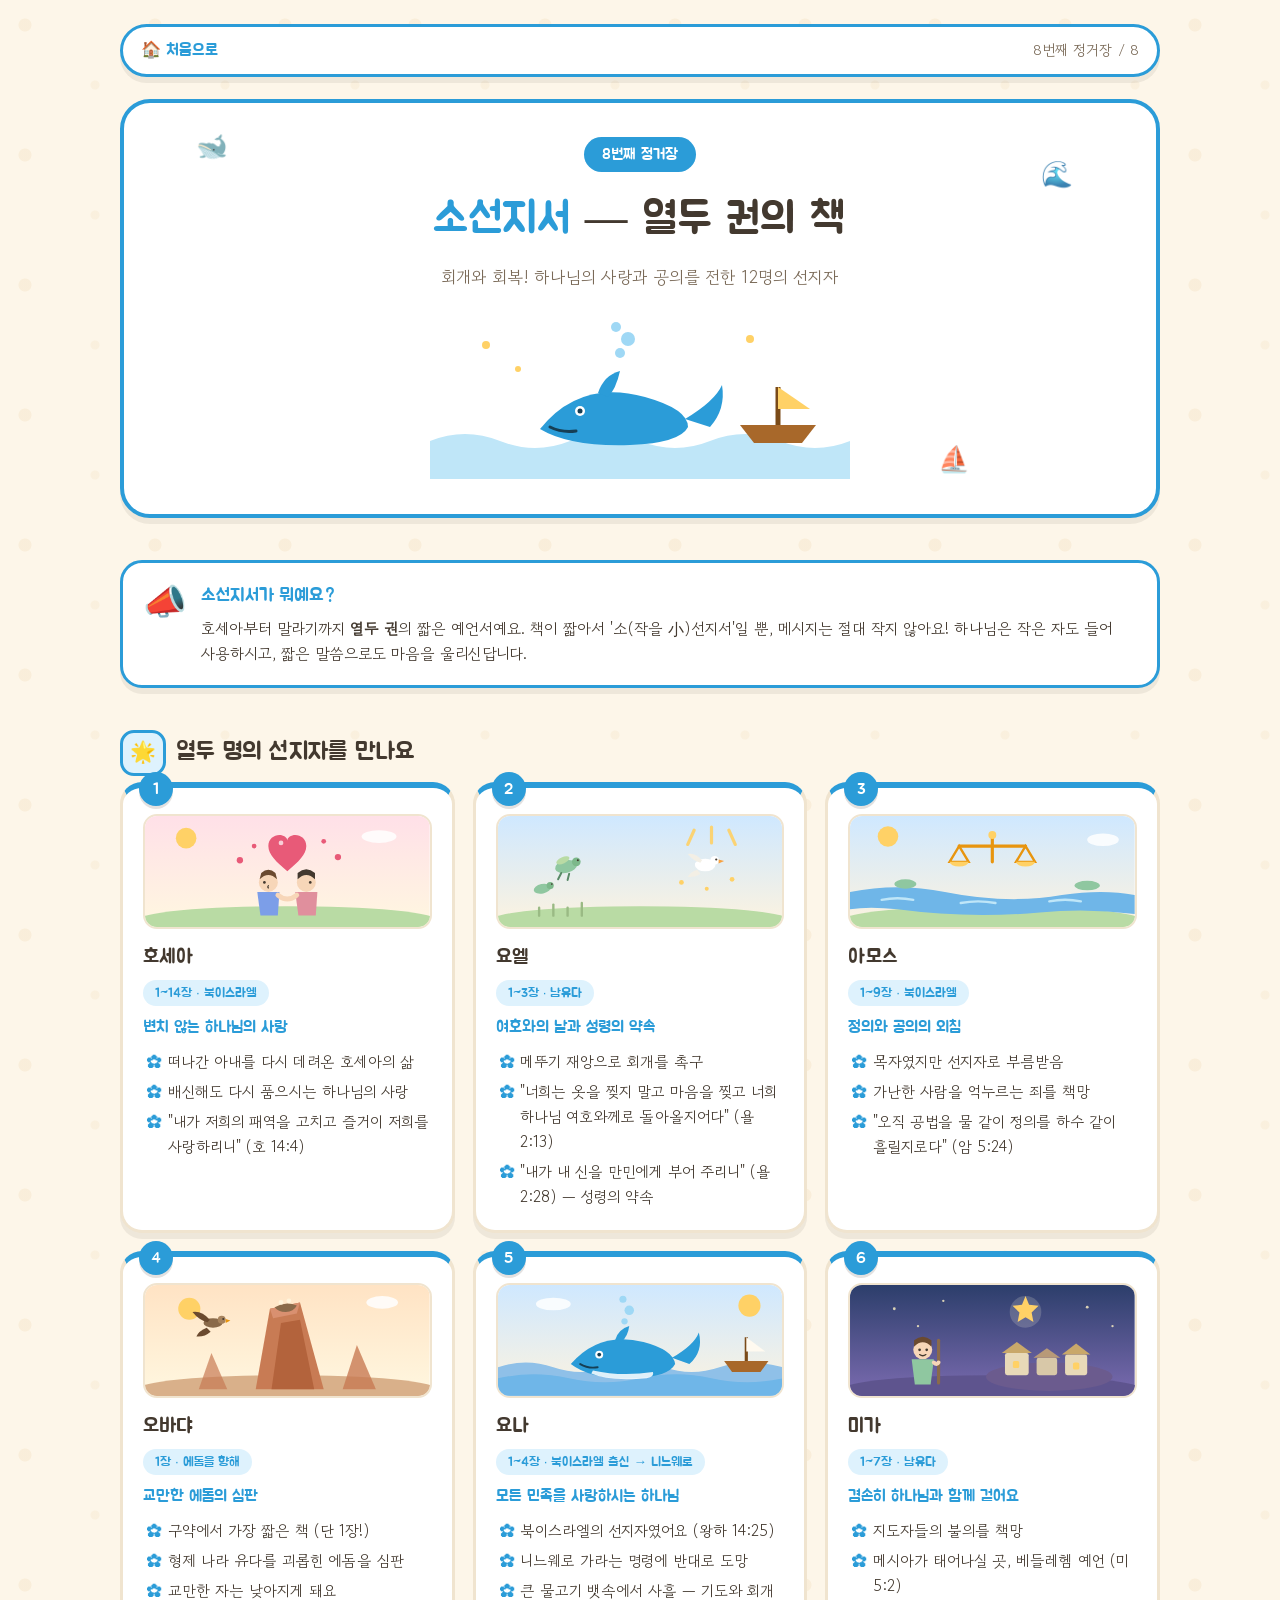
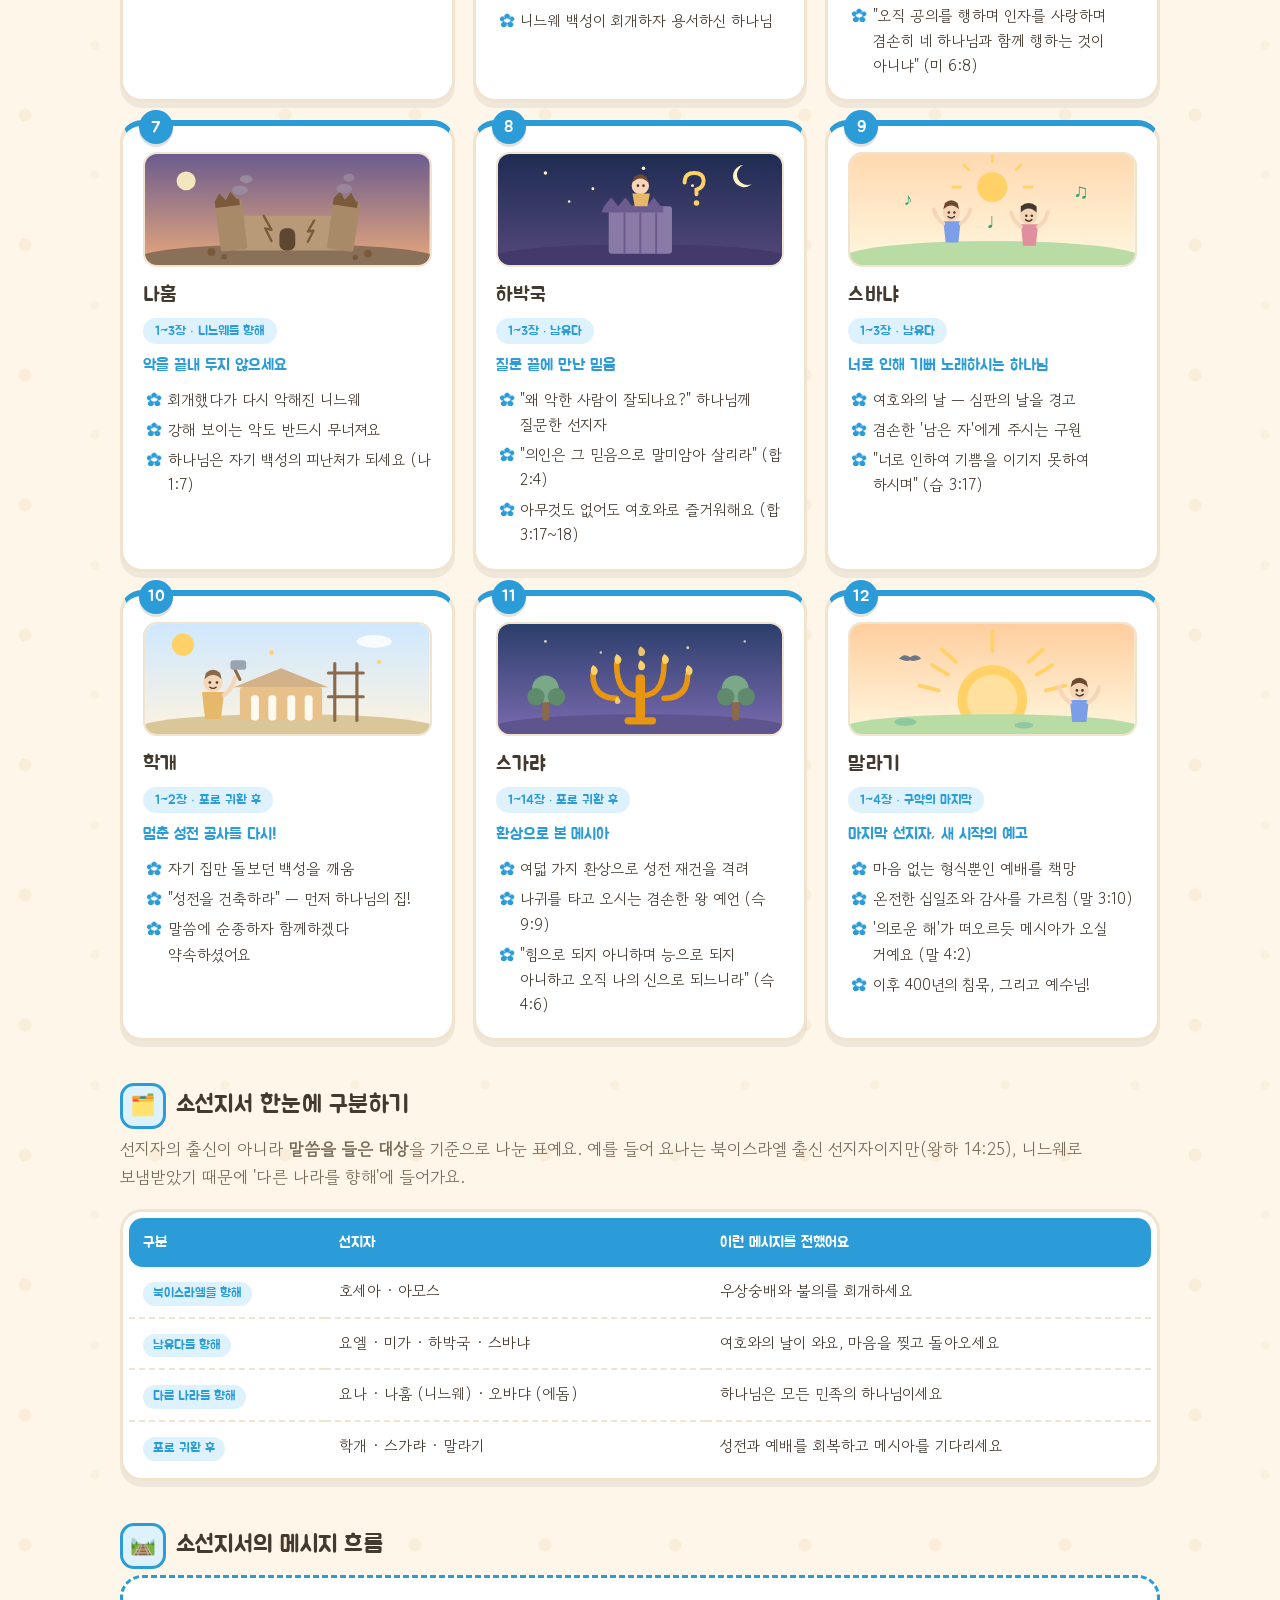
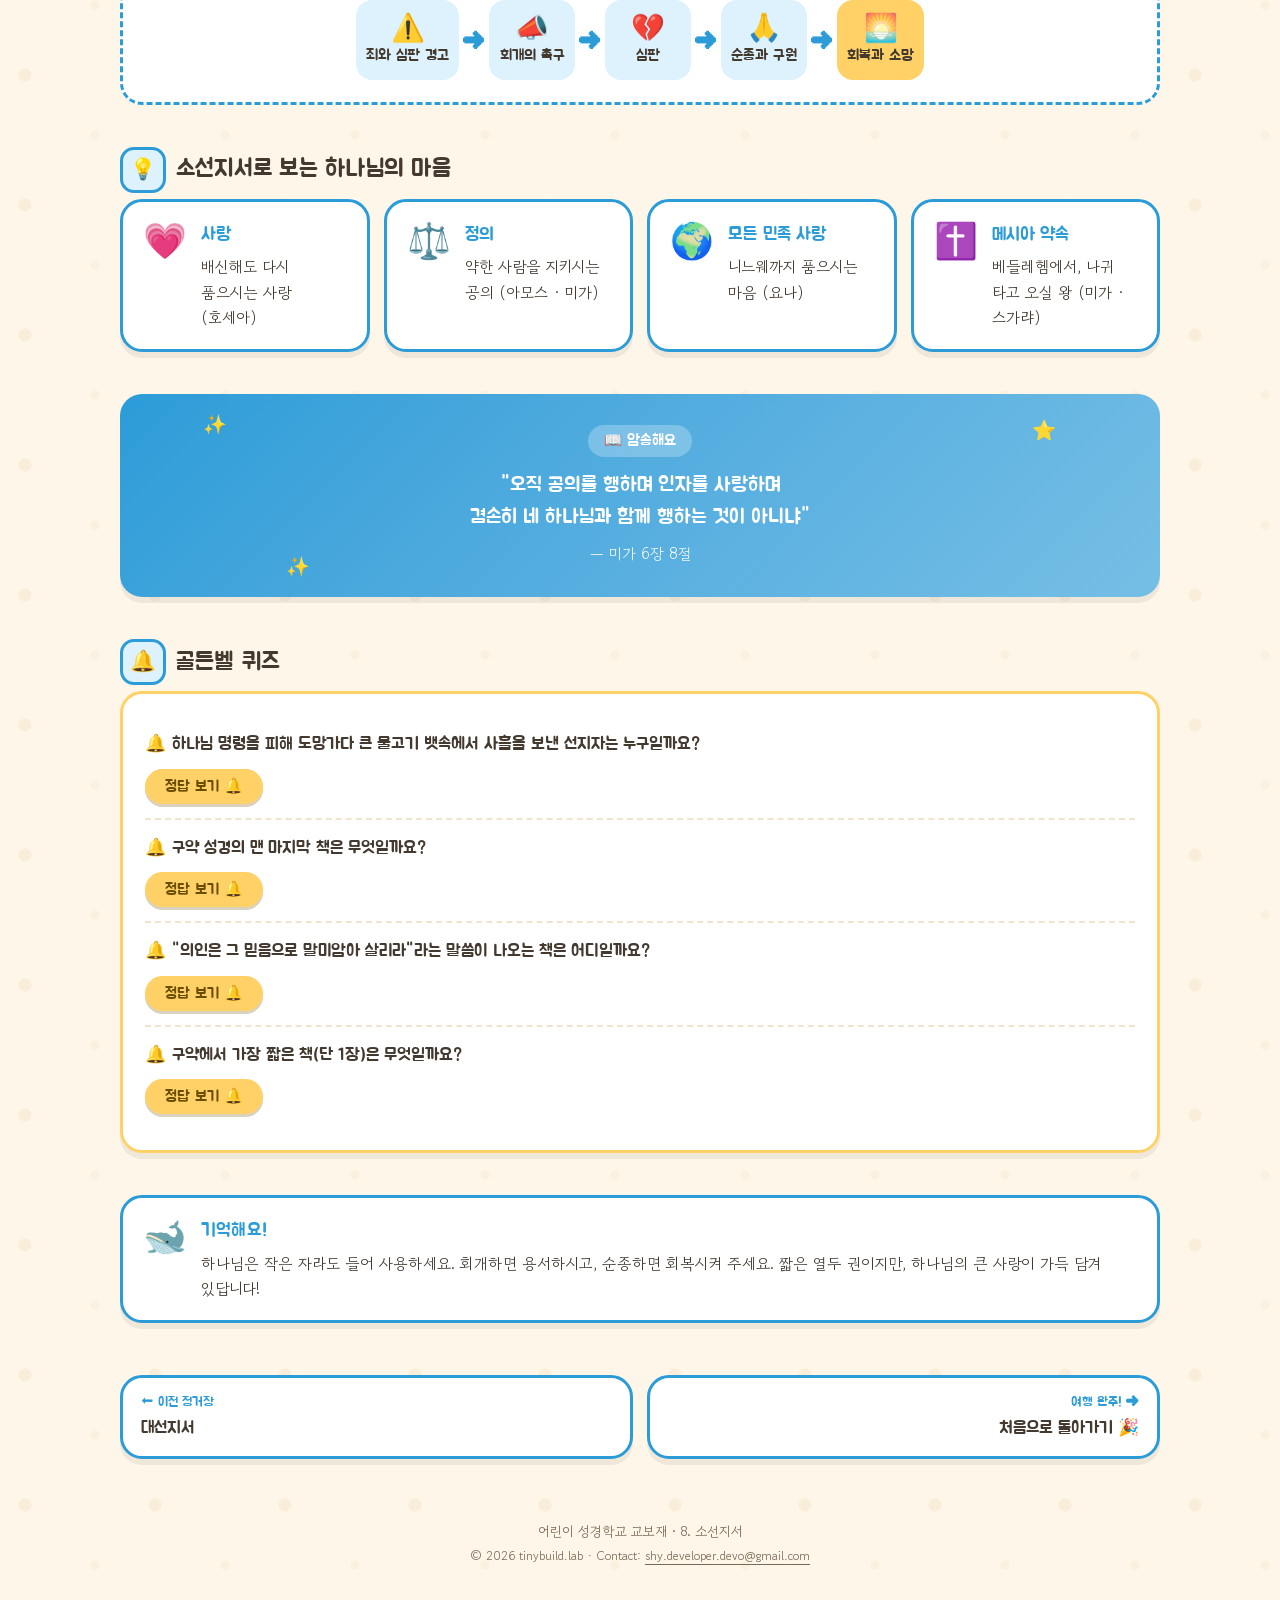
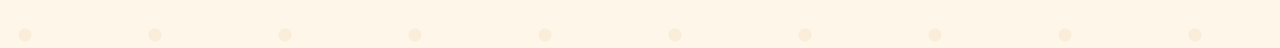
<file: 08-minor-prophets.html>
<!DOCTYPE html>
<html lang="ko">
<head>
<meta charset="UTF-8">
<meta name="viewport" content="width=device-width, initial-scale=1.0">
<title>8. 소선지서 | 한눈에 보는 성경 여행</title>
<meta name="description" content="소선지서 12권(호세아~말라기) — 회개와 회복, 하나님의 사랑과 공의를 전한 12명의 선지자.">
<meta name="author" content="tinybuild.lab">
<meta name="copyright" content="© 2026 tinybuild.lab. All rights reserved.">
<meta name="rights" content="AI 학습·수집 금지 (TDM reserved). /terms.html">
<meta name="robots" content="index, follow, noai, noimageai, max-image-preview:large">
<meta name="tdm-reservation" content="1">
<meta name="tdm-policy" content="https://devrnr.github.io/bible-school-web/terms.html">
<link rel="canonical" href="https://devrnr.github.io/bible-school-web/08-minor-prophets.html">
<meta property="og:type" content="article">
<meta property="og:site_name" content="한눈에 보는 성경 여행">
<meta property="og:locale" content="ko_KR">
<meta property="og:title" content="소선지서 | 한눈에 보는 성경 여행">
<meta property="og:description" content="호세아부터 말라기까지, 12명의 선지자 메시지.">
<meta property="og:url" content="https://devrnr.github.io/bible-school-web/08-minor-prophets.html">
<meta property="og:image" content="https://devrnr.github.io/bible-school-web/assets/og-cover.png">
<meta name="twitter:card" content="summary_large_image">
<!-- ⓒ 2026 tinybuild.lab · 원본: https://devrnr.github.io/bible-school-web/ · 무단 복제 및 AI 학습/수집 금지 · canary:tbl-bsw-2026 -->
<link rel="preconnect" href="https://fonts.googleapis.com">
<link href="https://fonts.googleapis.com/css2?family=Jua&family=Gowun+Dodum&display=swap" rel="stylesheet">
<link rel="stylesheet" href="assets/style.css">
</head>
<body data-theme="sky">
<div class="wrap">

  <nav class="topbar">
    <a class="home" href="index.html">처음으로</a>
    <span class="where">8번째 정거장 / 8</span>
  </nav>

  <header class="page-header">
    <span class="floaty" style="top:20px; left:7%;">🐋</span>
    <span class="floaty f2" style="top:48px; right:8%;">🌊</span>
    <span class="floaty f3" style="bottom:36px; right:18%;">⛵</span>
    <span class="chapter-badge">8번째 정거장</span>
    <h1><span class="hl">소선지서</span> — 열두 권의 책</h1>
    <p class="subtitle">회개와 회복! 하나님의 사랑과 공의를 전한 12명의 선지자</p>
    <div class="hero-art">
      <svg viewBox="0 0 420 170" width="420" role="img" aria-label="파도 위 큰 물고기와 배 그림">
        <path d="M0 132 Q 35 118 70 132 Q 105 146 140 132 Q 175 118 210 132 Q 245 146 280 132 Q 315 118 350 132 Q 385 146 420 132 L 420 170 L 0 170 Z" fill="#bfe6f8"/>
        <g class="anim-bob" style="transform-box: fill-box;">
          <path d="M110 120 Q 150 70 215 88 Q 258 100 258 118 Q 250 134 200 136 Q 140 138 110 120 Z" fill="#2b9cd8"/>
          <path d="M255 110 Q 285 92 292 76 Q 296 100 280 118 Z" fill="#2b9cd8"/>
          <path d="M168 84 Q 174 66 190 62 Q 186 80 178 88 Z" fill="#2b9cd8"/>
          <circle cx="150" cy="102" r="5" fill="#fff"/>
          <circle cx="150" cy="102" r="2.5" fill="#163e54"/>
          <path d="M120 118 Q 132 124 146 122" fill="none" stroke="#163e54" stroke-width="3" stroke-linecap="round"/>
          <g class="anim-blink" fill="#9fd8f5">
            <circle cx="190" cy="44" r="5"/><circle cx="198" cy="30" r="7"/><circle cx="186" cy="18" r="5"/>
          </g>
        </g>
        <g class="anim-bob" style="transform-box: fill-box; animation-delay:0.7s;">
          <path d="M310 116 L 386 116 L 372 134 L 324 134 Z" fill="#a8682a"/>
          <line x1="348" y1="116" x2="348" y2="78" stroke="#7a4a18" stroke-width="5"/>
          <path d="M348 78 L 380 100 L 348 100 Z" fill="#ffd166"/>
        </g>
        <g class="anim-blink" fill="#ffd166"><circle cx="56" cy="36" r="4"/><circle cx="88" cy="60" r="3"/><circle cx="320" cy="30" r="4"/></g>
      </svg>
    </div>
  </header>

  <!-- 소선지서란 -->
  <section class="section reveal">
    <div class="point-box">
      <span class="big-ico">📣</span>
      <div>
        <h3>소선지서가 뭐예요?</h3>
        <p>호세아부터 말라기까지 <strong>열두 권</strong>의 짧은 예언서예요.
        책이 짧아서 '소(작을 小)선지서'일 뿐, 메시지는 절대 작지 않아요!
        하나님은 작은 자도 들어 사용하시고, 짧은 말씀으로도 마음을 울리신답니다.</p>
      </div>
    </div>
  </section>

  <!-- 12권 카드 -->
  <section class="section reveal">
    <h2 class="section-title"><span class="emoji">🌟</span>열두 명의 선지자를 만나요</h2>
    <div class="cards">
      <div class="card">
        <span class="card-num">1</span>
        <div class="card-art"><svg viewBox="0 0 360 140" role="img" aria-label="서로 끌어안은 두 사람 위로 빛나는 큰 하트">
          <defs>
            <linearGradient id="s1sky" x1="0" y1="0" x2="0" y2="1"><stop offset="0" stop-color="#ffe0e8"/><stop offset="1" stop-color="#fff7e0"/></linearGradient>
          </defs>
          <rect width="360" height="140" fill="url(#s1sky)"/>
          <circle cx="52" cy="28" r="13" fill="#ffd166"/>
          <ellipse cx="296" cy="26" rx="22" ry="8" fill="#fff" opacity="0.85"/>
          <ellipse cx="180" cy="132" rx="190" ry="18" fill="#b9dba4"/>
          <g class="anim-bob" style="transform-box:fill-box;">
            <path d="M180 70 C 166 58 156 49 156 38 C 156 29 163 24 170 24 C 175 24 180 27 180 31 C 180 27 185 24 190 24 C 197 24 204 29 204 38 C 204 49 194 58 180 70 Z" fill="#e85a78"/>
            <circle cx="172" cy="34" r="3" fill="#fff" opacity="0.7"/>
          </g>
          <g>
            <circle cx="156" cy="84" r="12" fill="#f7d6b8"/>
            <path d="M145 80 q11 -11 22 0 l-2 -8 q-9 -8 -18 0 Z" fill="#6b4a2f"/>
            <path d="M156 88 q-1.5 1.5 0 3" stroke="#43392f" stroke-width="1.6" fill="none" stroke-linecap="round"/>
            <circle cx="151" cy="84" r="1.7" fill="#43392f"/>
            <path d="M142 96 L 170 96 L 168 126 L 146 126 Z" fill="#7c9ee8"/>
            <circle cx="204" cy="84" r="12" fill="#f7d6b8"/>
            <path d="M193 80 q11 -11 22 0 l0 -8 q-11 -9 -22 0 Z" fill="#43392f"/>
            <circle cx="209" cy="84" r="1.7" fill="#43392f"/>
            <path d="M190 96 L 218 96 L 216 126 L 194 126 Z" fill="#e08f9d"/>
            <path d="M168 100 q12 10 24 0" stroke="#f7d6b8" stroke-width="6" fill="none" stroke-linecap="round"/>
          </g>
          <g class="anim-blink" fill="#e85a78"><circle cx="120" cy="56" r="4"/><circle cx="244" cy="52" r="4"/><circle cx="138" cy="38" r="3"/><circle cx="226" cy="32" r="3"/></g>
        </svg></div>
        <h3>호세아</h3>
        <span class="card-meta">1~14장 · 북이스라엘</span>
        <p class="card-theme">변치 않는 하나님의 사랑</p>
        <ul>
          <li>떠나간 아내를 다시 데려온 호세아의 삶</li>
          <li>배신해도 다시 품으시는 하나님의 사랑</li>
          <li>"내가 저희의 패역을 고치고 즐거이 저희를 사랑하리니" (호 14:4)</li>
        </ul>
      </div>
      <div class="card">
        <span class="card-num">2</span>
        <div class="card-art"><svg viewBox="0 0 360 140" role="img" aria-label="메뚜기 떼가 지나간 들판과 빛 가운데 내려오는 비둘기">
          <defs>
            <linearGradient id="s2sky" x1="0" y1="0" x2="0" y2="1"><stop offset="0" stop-color="#cfe8ff"/><stop offset="1" stop-color="#fdf3df"/></linearGradient>
          </defs>
          <rect width="360" height="140" fill="url(#s2sky)"/>
          <ellipse cx="180" cy="132" rx="190" ry="18" fill="#b9dba4"/>
          <g class="anim-bob" style="transform-box:fill-box;">
            <ellipse cx="86" cy="64" rx="14" ry="8" fill="#8fc7a0" transform="rotate(-12 86 64)"/>
            <circle cx="99" cy="58" r="5.5" fill="#7cb88a"/>
            <ellipse cx="82" cy="56" rx="9" ry="4" fill="#b9dba4" transform="rotate(-25 82 56)"/>
            <path d="M80 72 l-4 8 M90 73 l-2 8" stroke="#5a8a68" stroke-width="2.5" stroke-linecap="round"/>
            <circle cx="101" cy="56" r="1.3" fill="#43392f"/>
            <ellipse cx="56" cy="92" rx="11" ry="6" fill="#8fc7a0" transform="rotate(-12 56 92)"/>
            <circle cx="66" cy="88" r="4.5" fill="#7cb88a"/>
            <circle cx="68" cy="86" r="1.1" fill="#43392f"/>
          </g>
          <g stroke="#9aba84" stroke-width="3" stroke-linecap="round">
            <line x1="52" y1="116" x2="52" y2="126"/><line x1="70" y1="112" x2="70" y2="126"/><line x1="88" y1="116" x2="88" y2="126"/><line x1="106" y1="110" x2="106" y2="126"/>
          </g>
          <g class="anim-blink" stroke="#ffd166" stroke-width="4" stroke-linecap="round" opacity="0.9">
            <line x1="248" y1="18" x2="240" y2="36"/><line x1="270" y1="14" x2="270" y2="34"/><line x1="292" y1="18" x2="300" y2="36"/>
          </g>
          <g class="anim-fly" style="transform-box:fill-box;">
            <ellipse cx="262" cy="62" rx="13" ry="8" fill="#fff"/>
            <circle cx="274" cy="56" r="5.5" fill="#fff"/>
            <polygon points="279,55 286,57 279,60" fill="#f8a13f"/>
            <circle cx="276" cy="55" r="1.4" fill="#43392f"/>
            <path d="M258 56 q-8 -10 -18 -8 q7 9 16 11 Z" fill="#f3efe5"/>
            <path d="M252 68 q-9 3 -12 9 q9 1 16 -4 Z" fill="#f3efe5"/>
          </g>
          <g class="anim-blink" fill="#ffd166"><circle cx="232" cy="84" r="3"/><circle cx="296" cy="80" r="3"/><circle cx="264" cy="92" r="2.5"/></g>
        </svg></div>
        <h3>요엘</h3>
        <span class="card-meta">1~3장 · 남유다</span>
        <p class="card-theme">여호와의 날과 성령의 약속</p>
        <ul>
          <li>메뚜기 재앙으로 회개를 촉구</li>
          <li>"너희는 옷을 찢지 말고 마음을 찢고 너희 하나님 여호와께로 돌아올지어다" (욜 2:13)</li>
          <li>"내가 내 신을 만민에게 부어 주리니" (욜 2:28) — 성령의 약속</li>
        </ul>
      </div>
      <div class="card">
        <span class="card-num">3</span>
        <div class="card-art"><svg viewBox="0 0 360 140" role="img" aria-label="푸른 들판을 가로질러 흐르는 강물과 공중의 금빛 저울">
          <defs>
            <linearGradient id="s3sky" x1="0" y1="0" x2="0" y2="1"><stop offset="0" stop-color="#cfe8ff"/><stop offset="1" stop-color="#fdf3df"/></linearGradient>
          </defs>
          <rect width="360" height="140" fill="url(#s3sky)"/>
          <circle cx="48" cy="26" r="13" fill="#ffd166"/>
          <ellipse cx="180" cy="132" rx="190" ry="18" fill="#b9dba4"/>
          <path d="M0 96 Q 60 84 120 96 Q 200 112 268 100 Q 320 92 360 100 L 360 124 Q 300 116 240 122 Q 150 130 60 118 Q 24 114 0 118 Z" fill="#6fb6e8"/>
          <g stroke="#bfe6f8" stroke-width="3" stroke-linecap="round" fill="none">
            <path d="M40 106 q20 -4 40 0"/><path d="M140 110 q22 -4 44 0"/><path d="M252 108 q20 -4 40 0"/>
          </g>
          <g class="anim-bob" style="transform-box:fill-box;">
            <line x1="180" y1="26" x2="180" y2="58" stroke="#e8950f" stroke-width="4" stroke-linecap="round"/>
            <line x1="138" y1="38" x2="222" y2="38" stroke="#e8950f" stroke-width="4" stroke-linecap="round"/>
            <path d="M138 38 L 126 58 L 150 58 Z" fill="none" stroke="#e8950f" stroke-width="3"/>
            <path d="M126 58 a12 6 0 0 0 24 0 Z" fill="#ffd166"/>
            <path d="M222 38 L 210 58 L 234 58 Z" fill="none" stroke="#e8950f" stroke-width="3"/>
            <path d="M210 58 a12 6 0 0 0 24 0 Z" fill="#ffd166"/>
            <circle cx="180" cy="24" r="5" fill="#ffd166"/>
          </g>
          <g fill="#8fc7a0"><ellipse cx="70" cy="86" rx="14" ry="6"/><ellipse cx="300" cy="88" rx="16" ry="6"/></g>
          <ellipse cx="320" cy="30" rx="20" ry="8" fill="#fff" opacity="0.85"/>
        </svg></div>
        <h3>아모스</h3>
        <span class="card-meta">1~9장 · 북이스라엘</span>
        <p class="card-theme">정의와 공의의 외침</p>
        <ul>
          <li>목자였지만 선지자로 부름받음</li>
          <li>가난한 사람을 억누르는 죄를 책망</li>
          <li>"오직 공법을 물 같이 정의를 하수 같이 흘릴지로다" (암 5:24)</li>
        </ul>
      </div>
      <div class="card">
        <span class="card-num">4</span>
        <div class="card-art"><svg viewBox="0 0 360 140" role="img" aria-label="높고 가파른 붉은 바위산 꼭대기의 독수리 둥지">
          <defs>
            <linearGradient id="s4sky" x1="0" y1="0" x2="0" y2="1"><stop offset="0" stop-color="#ffe3c4"/><stop offset="1" stop-color="#fff7e0"/></linearGradient>
          </defs>
          <rect width="360" height="140" fill="url(#s4sky)"/>
          <circle cx="56" cy="30" r="14" fill="#ffd166"/>
          <ellipse cx="300" cy="22" rx="20" ry="8" fill="#fff" opacity="0.85"/>
          <ellipse cx="180" cy="132" rx="190" ry="18" fill="#d9b08a"/>
          <g>
            <path d="M140 132 L 158 30 L 196 22 L 226 132 Z" fill="#c87b54"/>
            <path d="M160 132 L 172 48 L 196 44 L 214 132 Z" fill="#b3633c"/>
            <path d="M158 30 L 196 22 L 192 36 L 162 42 Z" fill="#d99070"/>
            <path d="M250 132 L 268 76 L 292 132 Z" fill="#c87b54" opacity="0.8"/>
            <path d="M68 132 L 84 86 L 104 132 Z" fill="#c87b54" opacity="0.7"/>
          </g>
          <g>
            <path d="M164 28 q14 -8 28 -2 q-4 8 -14 8 q-10 0 -14 -6 Z" fill="#8a6a4a"/>
            <circle cx="172" cy="22" r="3" fill="#fff3da"/><circle cx="182" cy="20" r="3" fill="#fff3da"/>
          </g>
          <g class="anim-fly" style="transform-box:fill-box;">
            <ellipse cx="86" cy="48" rx="12" ry="6" fill="#8a6a4a"/>
            <circle cx="97" cy="44" r="5" fill="#a8845e"/>
            <polygon points="102,43 108,45 102,48" fill="#e8950f"/>
            <circle cx="99" cy="43" r="1.3" fill="#43392f"/>
            <path d="M82 44 q-10 -12 -22 -10 q8 10 19 13 Z" fill="#6b4a2f"/>
            <path d="M78 54 q-10 4 -13 11 q10 1 18 -6 Z" fill="#6b4a2f"/>
          </g>
        </svg></div>
        <h3>오바댜</h3>
        <span class="card-meta">1장 · 에돔을 향해</span>
        <p class="card-theme">교만한 에돔의 심판</p>
        <ul>
          <li>구약에서 가장 짧은 책 (단 1장!)</li>
          <li>형제 나라 유다를 괴롭힌 에돔을 심판</li>
          <li>교만한 자는 낮아지게 돼요</li>
        </ul>
      </div>
      <div class="card">
        <span class="card-num">5</span>
        <div class="card-art"><svg viewBox="0 0 360 140" role="img" aria-label="파도 위 물을 뿜는 큰 물고기와 멀리 떠 있는 배">
          <defs>
            <linearGradient id="s5sky" x1="0" y1="0" x2="0" y2="1"><stop offset="0" stop-color="#cfe8ff"/><stop offset="1" stop-color="#fdf3df"/></linearGradient>
          </defs>
          <rect width="360" height="140" fill="url(#s5sky)"/>
          <circle cx="318" cy="26" r="14" fill="#ffd166"/>
          <ellipse cx="70" cy="24" rx="22" ry="8" fill="#fff" opacity="0.85"/>
          <path d="M0 104 Q 35 92 70 104 Q 105 116 140 104 Q 175 92 210 104 Q 245 116 280 104 Q 315 92 360 104 L 360 140 L 0 140 Z" fill="#8fc0e8"/>
          <path d="M0 118 Q 45 108 90 118 Q 135 128 180 118 Q 225 108 270 118 Q 315 128 360 118 L 360 140 L 0 140 Z" fill="#6fb6e8"/>
          <g class="anim-bob" style="transform-box:fill-box;">
            <path d="M92 100 Q 128 58 184 72 Q 222 82 224 100 Q 216 116 172 118 Q 118 120 92 100 Z" fill="#2b9cd8"/>
            <path d="M120 108 Q 156 116 196 110 Q 198 116 188 118 Q 140 122 118 112 Z" fill="#fff" opacity="0.85"/>
            <path d="M220 92 Q 248 76 254 60 Q 260 84 242 100 Z" fill="#2b9cd8"/>
            <path d="M148 70 q4 -14 18 -18 q-2 14 -10 20 Z" fill="#2b9cd8"/>
            <circle cx="128" cy="88" r="5" fill="#fff"/>
            <circle cx="128" cy="88" r="2.4" fill="#163e54"/>
            <path d="M104 100 q10 6 22 4" stroke="#163e54" stroke-width="2.5" fill="none" stroke-linecap="round"/>
            <g class="anim-blink" fill="#9fd8f5">
              <circle cx="160" cy="46" r="4"/><circle cx="166" cy="32" r="6"/><circle cx="158" cy="18" r="4.5"/>
            </g>
          </g>
          <g class="anim-sway" style="transform-box:fill-box;">
            <path d="M286 96 L 342 96 L 332 110 L 296 110 Z" fill="#a8682a"/>
            <line x1="314" y1="96" x2="314" y2="66" stroke="#7a4a18" stroke-width="4"/>
            <path d="M314 66 L 338 84 L 314 84 Z" fill="#fffaf0"/>
          </g>
        </svg></div>
        <h3>요나</h3>
        <span class="card-meta">1~4장 · 북이스라엘 출신 → 니느웨로</span>
        <p class="card-theme">모든 민족을 사랑하시는 하나님</p>
        <ul>
          <li>북이스라엘의 선지자였어요 (왕하 14:25)</li>
          <li>니느웨로 가라는 명령에 반대로 도망</li>
          <li>큰 물고기 뱃속에서 사흘 — 기도와 회개</li>
          <li>니느웨 백성이 회개하자 용서하신 하나님</li>
        </ul>
      </div>
      <div class="card">
        <span class="card-num">6</span>
        <div class="card-art"><svg viewBox="0 0 360 140" role="img" aria-label="밤하늘 큰 별 아래 베들레헴 마을과 지팡이를 짚고 걷는 사람">
          <defs>
            <linearGradient id="s6sky" x1="0" y1="0" x2="0" y2="1"><stop offset="0" stop-color="#2c3e6b"/><stop offset="1" stop-color="#7b6bb0"/></linearGradient>
          </defs>
          <rect width="360" height="140" fill="url(#s6sky)"/>
          <g fill="#fff3c4" opacity="0.8"><circle cx="56" cy="30" r="1.8"/><circle cx="118" cy="20" r="1.5"/><circle cx="300" cy="28" r="1.8"/><circle cx="332" cy="52" r="1.5"/><circle cx="86" cy="52" r="1.5"/></g>
          <g class="anim-blink">
            <circle cx="222" cy="34" r="20" fill="#fff7e0" opacity="0.18"/>
            <path d="M222 14 l4.5 11 12 1.4 -8.8 8.3 2.3 12 -10 -6 -10 6 2.3 -12 -8.8 -8.3 12 -1.4 Z" fill="#ffd166"/>
          </g>
          <ellipse cx="180" cy="132" rx="190" ry="18" fill="#5e548e"/>
          <g>
            <ellipse cx="252" cy="116" rx="80" ry="18" fill="#6b5b8e"/>
            <rect x="196" y="86" width="30" height="28" rx="3" fill="#e8d9b8"/>
            <path d="M192 86 L 211 72 L 230 86 Z" fill="#c9a86a"/>
            <rect x="236" y="92" width="26" height="22" rx="3" fill="#d8c8a8"/>
            <path d="M232 92 L 249 80 L 266 92 Z" fill="#b89a78"/>
            <rect x="272" y="88" width="28" height="26" rx="3" fill="#e8d9b8"/>
            <path d="M268 88 L 286 74 L 304 88 Z" fill="#c9a86a"/>
            <rect x="206" y="96" width="8" height="9" rx="2" fill="#ffd166"/>
            <rect x="282" y="98" width="8" height="9" rx="2" fill="#ffd166"/>
          </g>
          <g class="anim-sway" style="transform-box:fill-box;">
            <circle cx="92" cy="82" r="12" fill="#f7d6b8"/>
            <path d="M81 78 q11 -11 22 0 l0 -8 q-11 -9 -22 0 Z" fill="#6b4a2f"/>
            <circle cx="88" cy="82" r="1.7" fill="#43392f"/><circle cx="97" cy="82" r="1.7" fill="#43392f"/>
            <path d="M88 88 q4 3 8 0" stroke="#43392f" stroke-width="1.6" fill="none" stroke-linecap="round"/>
            <path d="M78 94 L 106 94 L 102 126 L 82 126 Z" fill="#8fc7a0"/>
            <line x1="112" y1="70" x2="112" y2="124" stroke="#8a6a4a" stroke-width="4" stroke-linecap="round"/>
            <path d="M106 98 q4 4 6 0" stroke="#f7d6b8" stroke-width="5" stroke-linecap="round" fill="none"/>
          </g>
        </svg></div>
        <h3>미가</h3>
        <span class="card-meta">1~7장 · 남유다</span>
        <p class="card-theme">겸손히 하나님과 함께 걸어요</p>
        <ul>
          <li>지도자들의 불의를 책망</li>
          <li>메시아가 태어나실 곳, 베들레헴 예언 (미 5:2)</li>
          <li>"오직 공의를 행하며 인자를 사랑하며 겸손히 네 하나님과 함께 행하는 것이 아니냐" (미 6:8)</li>
        </ul>
      </div>
      <div class="card">
        <span class="card-num">7</span>
        <div class="card-art"><svg viewBox="0 0 360 140" role="img" aria-label="해 질 녘 금이 가고 기우는 니느웨 성벽과 연기">
          <defs>
            <linearGradient id="s7sky" x1="0" y1="0" x2="0" y2="1"><stop offset="0" stop-color="#6b5b8e"/><stop offset="1" stop-color="#e8a87c"/></linearGradient>
          </defs>
          <rect width="360" height="140" fill="url(#s7sky)"/>
          <circle cx="52" cy="34" r="12" fill="#fff3c4" opacity="0.9"/>
          <ellipse cx="180" cy="132" rx="190" ry="18" fill="#8a7058"/>
          <g>
            <rect x="110" y="78" width="140" height="44" rx="4" fill="#b89a78"/>
            <rect x="92" y="58" width="34" height="64" rx="4" fill="#a88a68" transform="rotate(-7 109 90)"/>
            <rect x="234" y="58" width="34" height="64" rx="4" fill="#a88a68" transform="rotate(8 251 90)"/>
            <path d="M92 58 l7 -10 7 10 7 -10 7 10 3 0 0 8 -31 0 Z" fill="#7a5a3a" transform="rotate(-7 109 90)"/>
            <path d="M234 58 l7 -10 7 10 7 -10 7 10 3 0 0 8 -31 0 Z" fill="#7a5a3a" transform="rotate(8 251 90)"/>
            <path d="M150 78 l10 18 -8 -2 8 16" stroke="#7a5a3a" stroke-width="3" fill="none" stroke-linecap="round" stroke-linejoin="round"/>
            <path d="M214 84 l-8 14 7 -1 -7 14" stroke="#7a5a3a" stroke-width="3" fill="none" stroke-linecap="round" stroke-linejoin="round"/>
            <rect x="170" y="94" width="20" height="28" rx="8" fill="#5e4630"/>
          </g>
          <g class="anim-blink" fill="#9a8aa0">
            <ellipse cx="120" cy="46" rx="10" ry="6"/><ellipse cx="128" cy="32" rx="8" ry="5"/>
            <ellipse cx="252" cy="44" rx="10" ry="6" opacity="0.85"/><ellipse cx="258" cy="30" rx="7" ry="5" opacity="0.8"/>
          </g>
          <g fill="#7a5a3a"><circle cx="84" cy="124" r="5"/><circle cx="282" cy="126" r="5"/><circle cx="100" cy="130" r="3.5"/><circle cx="266" cy="131" r="3.5"/></g>
        </svg></div>
        <h3>나훔</h3>
        <span class="card-meta">1~3장 · 니느웨를 향해</span>
        <p class="card-theme">악을 끝내 두지 않으세요</p>
        <ul>
          <li>회개했다가 다시 악해진 니느웨</li>
          <li>강해 보이는 악도 반드시 무너져요</li>
          <li>하나님은 자기 백성의 피난처가 되세요 (나 1:7)</li>
        </ul>
      </div>
      <div class="card">
        <span class="card-num">8</span>
        <div class="card-art"><svg viewBox="0 0 360 140" role="img" aria-label="밤하늘 별을 바라보며 망대 위에 선 선지자와 물음표">
          <defs>
            <linearGradient id="s8sky" x1="0" y1="0" x2="0" y2="1"><stop offset="0" stop-color="#1e2c52"/><stop offset="1" stop-color="#54487a"/></linearGradient>
          </defs>
          <rect width="360" height="140" fill="url(#s8sky)"/>
          <path d="M310 14 a14 14 0 1 0 11 24 a10 10 0 1 1 -11 -24 Z" fill="#fff3c4"/>
          <g class="anim-blink" fill="#fff3c4"><circle cx="60" cy="24" r="2.2"/><circle cx="120" cy="44" r="1.8"/><circle cx="184" cy="18" r="2.2"/><circle cx="246" cy="40" r="1.8"/><circle cx="90" cy="60" r="1.6"/></g>
          <ellipse cx="180" cy="132" rx="190" ry="18" fill="#43396b"/>
          <g>
            <rect x="140" y="66" width="80" height="60" rx="4" fill="#8a7aa8"/>
            <path d="M134 66 l9 -11 9 11 9 -11 9 11 9 -11 9 11 9 -11 9 11 3 0 0 8 -78 0 Z" fill="#6b5b8e"/>
            <g stroke="#6b5b8e" stroke-width="2.5"><line x1="160" y1="74" x2="160" y2="126"/><line x1="180" y1="74" x2="180" y2="126"/><line x1="200" y1="74" x2="200" y2="126"/></g>
          </g>
          <g class="anim-sway" style="transform-box:fill-box;">
            <circle cx="180" cy="40" r="11" fill="#f7d6b8"/>
            <path d="M170 36 q10 -10 20 0 l-2 -7 q-8 -7 -16 0 Z" fill="#6b4a2f"/>
            <circle cx="177" cy="40" r="1.6" fill="#43392f"/><circle cx="184" cy="40" r="1.6" fill="#43392f"/>
            <path d="M170 50 L 192 50 L 189 66 L 173 66 Z" fill="#e8b86a"/>
          </g>
          <g class="anim-bob" style="transform-box:fill-box;">
            <path d="M236 36 q0 -12 12 -12 q12 0 12 10 q0 8 -9 11 l0 6" fill="none" stroke="#ffd166" stroke-width="5" stroke-linecap="round"/>
            <circle cx="251" cy="62" r="3.5" fill="#ffd166"/>
          </g>
        </svg></div>
        <h3>하박국</h3>
        <span class="card-meta">1~3장 · 남유다</span>
        <p class="card-theme">질문 끝에 만난 믿음</p>
        <ul>
          <li>"왜 악한 사람이 잘되나요?" 하나님께 질문한 선지자</li>
          <li>"의인은 그 믿음으로 말미암아 살리라" (합 2:4)</li>
          <li>아무것도 없어도 여호와로 즐거워해요 (합 3:17~18)</li>
        </ul>
      </div>
      <div class="card">
        <span class="card-num">9</span>
        <div class="card-art"><svg viewBox="0 0 360 140" role="img" aria-label="해돋이 언덕 위에서 팔 들고 기뻐 뛰는 두 아이와 음표">
          <defs>
            <linearGradient id="s9sky" x1="0" y1="0" x2="0" y2="1"><stop offset="0" stop-color="#ffd9b0"/><stop offset="1" stop-color="#fff7e0"/></linearGradient>
          </defs>
          <rect width="360" height="140" fill="url(#s9sky)"/>
          <circle cx="180" cy="42" r="19" fill="#ffd166"/>
          <g class="anim-blink" stroke="#ffd166" stroke-width="3.5" stroke-linecap="round">
            <line x1="180" y1="10" x2="180" y2="2"/><line x1="150" y1="20" x2="144" y2="14"/><line x1="210" y1="20" x2="216" y2="14"/>
            <line x1="140" y1="42" x2="130" y2="42"/><line x1="220" y1="42" x2="230" y2="42"/>
          </g>
          <ellipse cx="180" cy="132" rx="190" ry="22" fill="#b9dba4"/>
          <g class="anim-bob" style="transform-box:fill-box;">
            <circle cx="128" cy="74" r="11" fill="#f7d6b8"/>
            <path d="M118 70 q10 -10 20 0 l-2 -8 q-8 -7 -16 0 Z" fill="#6b4a2f"/>
            <circle cx="125" cy="74" r="1.6" fill="#43392f"/><circle cx="132" cy="74" r="1.6" fill="#43392f"/>
            <path d="M124 79 q4 4 8 0" stroke="#43392f" stroke-width="1.8" fill="none" stroke-linecap="round"/>
            <path d="M118 85 L 140 85 L 137 112 L 121 112 Z" fill="#7c9ee8"/>
            <path d="M118 88 q-10 -8 -12 -18 M140 88 q10 -8 12 -18" stroke="#f7d6b8" stroke-width="5" stroke-linecap="round" fill="none"/>
          </g>
          <g class="anim-bob" style="transform-box:fill-box; animation-delay:0.5s;">
            <circle cx="226" cy="78" r="11" fill="#f7d6b8"/>
            <path d="M216 74 q10 -10 20 0 l0 -8 q-10 -8 -20 0 Z" fill="#43392f"/>
            <circle cx="223" cy="78" r="1.6" fill="#43392f"/><circle cx="230" cy="78" r="1.6" fill="#43392f"/>
            <path d="M222 83 q4 4 8 0" stroke="#43392f" stroke-width="1.8" fill="none" stroke-linecap="round"/>
            <path d="M216 89 L 238 89 L 235 116 L 219 116 Z" fill="#e08f9d"/>
            <path d="M216 92 q-10 -8 -12 -18 M238 92 q10 -8 12 -18" stroke="#f7d6b8" stroke-width="5" stroke-linecap="round" fill="none"/>
          </g>
          <g class="anim-blink" fill="#2da06f"><text x="68" y="64" font-size="22" font-family="Jua">♪</text><text x="282" y="56" font-size="26" font-family="Jua">♫</text><text x="170" y="92" font-size="18" font-family="Jua">♩</text></g>
        </svg></div>
        <h3>스바냐</h3>
        <span class="card-meta">1~3장 · 남유다</span>
        <p class="card-theme">너로 인해 기뻐 노래하시는 하나님</p>
        <ul>
          <li>여호와의 날 — 심판의 날을 경고</li>
          <li>겸손한 '남은 자'에게 주시는 구원</li>
          <li>"너로 인하여 기쁨을 이기지 못하여 하시며" (습 3:17)</li>
        </ul>
      </div>
      <div class="card">
        <span class="card-num">10</span>
        <div class="card-art"><svg viewBox="0 0 360 140" role="img" aria-label="비계가 세워진 짓다 만 성전과 망치를 든 일꾼">
          <defs>
            <linearGradient id="s10sky" x1="0" y1="0" x2="0" y2="1"><stop offset="0" stop-color="#cfe8ff"/><stop offset="1" stop-color="#fdf3df"/></linearGradient>
          </defs>
          <rect width="360" height="140" fill="url(#s10sky)"/>
          <circle cx="48" cy="26" r="14" fill="#ffd166"/>
          <ellipse cx="290" cy="22" rx="22" ry="8" fill="#fff" opacity="0.85"/>
          <ellipse cx="180" cy="132" rx="190" ry="18" fill="#d9c79a"/>
          <g>
            <rect x="120" y="80" width="104" height="42" rx="4" fill="#e8c08a"/>
            <path d="M112 80 L 172 56 L 232 80 Z" fill="#c89254" opacity="0.65"/>
            <g fill="#fffaf0"><rect x="134" y="90" width="10" height="32" rx="4"/><rect x="156" y="90" width="10" height="32" rx="4"/><rect x="180" y="90" width="10" height="32" rx="4"/><rect x="202" y="90" width="10" height="32" rx="4"/></g>
            <g stroke="#8a6a4a" stroke-width="4" stroke-linecap="round">
              <line x1="240" y1="122" x2="240" y2="50"/><line x1="268" y1="122" x2="268" y2="50"/>
              <line x1="232" y1="62" x2="276" y2="62"/><line x1="232" y1="92" x2="276" y2="92"/>
            </g>
          </g>
          <g class="anim-sway" style="transform-box:fill-box;">
            <circle cx="86" cy="74" r="12" fill="#f7d6b8"/>
            <path d="M75 70 q11 -11 22 0 l-2 -8 q-9 -8 -18 0 Z" fill="#8a6a4a"/>
            <circle cx="82" cy="74" r="1.7" fill="#43392f"/><circle cx="91" cy="74" r="1.7" fill="#43392f"/>
            <path d="M82 80 q4 3 8 0" stroke="#43392f" stroke-width="1.6" fill="none" stroke-linecap="round"/>
            <path d="M72 86 L 100 86 L 96 120 L 76 120 Z" fill="#e8b86a"/>
            <path d="M100 90 q12 -10 14 -22" stroke="#f7d6b8" stroke-width="5.5" stroke-linecap="round" fill="none"/>
            <line x1="114" y1="58" x2="120" y2="70" stroke="#8a6a4a" stroke-width="4" stroke-linecap="round"/>
            <rect x="108" y="46" width="20" height="12" rx="4" fill="#9aa3b0"/>
          </g>
          <g class="anim-blink" fill="#ffd166"><circle cx="160" cy="36" r="3"/><circle cx="296" cy="48" r="2.5"/></g>
        </svg></div>
        <h3>학개</h3>
        <span class="card-meta">1~2장 · 포로 귀환 후</span>
        <p class="card-theme">멈춘 성전 공사를 다시!</p>
        <ul>
          <li>자기 집만 돌보던 백성을 깨움</li>
          <li>"성전을 건축하라" — 먼저 하나님의 집!</li>
          <li>말씀에 순종하자 함께하겠다 약속하셨어요</li>
        </ul>
      </div>
      <div class="card">
        <span class="card-num">11</span>
        <div class="card-art"><svg viewBox="0 0 360 140" role="img" aria-label="일곱 등불이 켜진 금 등잔대와 양쪽의 감람나무">
          <defs>
            <linearGradient id="s11sky" x1="0" y1="0" x2="0" y2="1"><stop offset="0" stop-color="#2c3e6b"/><stop offset="1" stop-color="#7b6bb0"/></linearGradient>
          </defs>
          <rect width="360" height="140" fill="url(#s11sky)"/>
          <g fill="#fff3c4" opacity="0.8"><circle cx="60" cy="22" r="1.8"/><circle cx="130" cy="36" r="1.5"/><circle cx="240" cy="30" r="1.8"/><circle cx="312" cy="22" r="1.5"/></g>
          <ellipse cx="180" cy="132" rx="190" ry="18" fill="#5e548e"/>
          <g>
            <rect x="174" y="64" width="12" height="56" rx="5" fill="#e8950f"/>
            <path d="M120 64 q0 30 30 30 M150 50 q0 36 22 40 M210 50 q0 36 -22 40 M240 64 q0 30 -30 30" fill="none" stroke="#e8950f" stroke-width="7" stroke-linecap="round"/>
            <rect x="160" y="118" width="40" height="9" rx="4.5" fill="#e8950f"/>
            <g class="anim-blink">
              <path d="M120 52 q-5 7 -1 12 q6 2 7 -4 q1 -4 -6 -8 Z" fill="#ffd166"/>
              <path d="M150 38 q-5 7 -1 12 q6 2 7 -4 q1 -4 -6 -8 Z" fill="#ffd166"/>
              <path d="M180 46 q-5 7 -1 12 q6 2 7 -4 q1 -4 -6 -8 Z" fill="#ffd166"/>
              <path d="M210 38 q-5 7 -1 12 q6 2 7 -4 q1 -4 -6 -8 Z" fill="#ffd166"/>
              <path d="M240 52 q-5 7 -1 12 q6 2 7 -4 q1 -4 -6 -8 Z" fill="#ffd166"/>
              <path d="M180 28 q-5 7 -1 12 q6 2 7 -4 q1 -4 -6 -8 Z" fill="#ffd166" opacity="0.9"/>
              <path d="M150 92 q-4 5 -1 9 q5 1 6 -3 q0 -3 -5 -6 Z" fill="#ffd166" opacity="0.9"/>
            </g>
          </g>
          <g class="anim-sway" style="transform-box:fill-box;">
            <rect x="56" y="92" width="9" height="30" rx="4" fill="#8a6a4a"/>
            <circle cx="60" cy="82" r="17" fill="#7ba888"/>
            <circle cx="48" cy="92" r="11" fill="#5f8a6c"/><circle cx="74" cy="92" r="11" fill="#5f8a6c"/>
          </g>
          <g class="anim-sway" style="transform-box:fill-box; animation-delay:0.6s;">
            <rect x="296" y="92" width="9" height="30" rx="4" fill="#8a6a4a"/>
            <circle cx="300" cy="82" r="17" fill="#7ba888"/>
            <circle cx="288" cy="92" r="11" fill="#5f8a6c"/><circle cx="314" cy="92" r="11" fill="#5f8a6c"/>
          </g>
        </svg></div>
        <h3>스가랴</h3>
        <span class="card-meta">1~14장 · 포로 귀환 후</span>
        <p class="card-theme">환상으로 본 메시아</p>
        <ul>
          <li>여덟 가지 환상으로 성전 재건을 격려</li>
          <li>나귀를 타고 오시는 겸손한 왕 예언 (슥 9:9)</li>
          <li>"힘으로 되지 아니하며 능으로 되지 아니하고 오직 나의 신으로 되느니라" (슥 4:6)</li>
        </ul>
      </div>
      <div class="card">
        <span class="card-num">12</span>
        <div class="card-art"><svg viewBox="0 0 360 140" role="img" aria-label="지평선 위로 크게 떠오르는 의로운 해와 두 팔 벌려 맞이하는 아이">
          <defs>
            <linearGradient id="s12sky" x1="0" y1="0" x2="0" y2="1"><stop offset="0" stop-color="#ffce9e"/><stop offset="1" stop-color="#fff7e0"/></linearGradient>
          </defs>
          <rect width="360" height="140" fill="url(#s12sky)"/>
          <g class="anim-blink" stroke="#ffd166" stroke-width="5" stroke-linecap="round">
            <line x1="180" y1="34" x2="180" y2="10"/>
            <line x1="134" y1="48" x2="116" y2="32"/><line x1="226" y1="48" x2="244" y2="32"/>
            <line x1="112" y1="84" x2="88" y2="78"/><line x1="248" y1="84" x2="272" y2="78"/>
            <line x1="124" y1="64" x2="104" y2="52"/><line x1="236" y1="64" x2="256" y2="52"/>
          </g>
          <circle cx="180" cy="96" r="44" fill="#ffd166"/>
          <circle cx="180" cy="96" r="32" fill="#ffe09e"/>
          <ellipse cx="180" cy="132" rx="190" ry="18" fill="#b9dba4"/>
          <g class="anim-fly" style="transform-box:fill-box;">
            <path d="M62 44 q6 -8 14 -2 q8 -6 14 2 q-8 4 -14 2 q-6 2 -14 -2 Z" fill="#6b7686"/>
          </g>
          <g class="anim-bob" style="transform-box:fill-box;">
            <circle cx="290" cy="84" r="12" fill="#f7d6b8"/>
            <path d="M279 80 q11 -11 22 0 l-2 -8 q-9 -8 -18 0 Z" fill="#6b4a2f"/>
            <circle cx="287" cy="84" r="1.7" fill="#43392f"/><circle cx="294" cy="84" r="1.7" fill="#43392f"/>
            <path d="M286 89 q4 4 9 0" stroke="#43392f" stroke-width="1.8" fill="none" stroke-linecap="round"/>
            <path d="M278 96 L 302 96 L 299 124 L 281 124 Z" fill="#7c9ee8"/>
            <path d="M278 99 q-11 -8 -13 -19 M302 99 q11 -8 13 -19" stroke="#f7d6b8" stroke-width="5.5" stroke-linecap="round" fill="none"/>
          </g>
          <g fill="#8fc7a0"><ellipse cx="70" cy="124" rx="14" ry="5"/><ellipse cx="220" cy="128" rx="12" ry="4"/></g>
        </svg></div>
        <h3>말라기</h3>
        <span class="card-meta">1~4장 · 구약의 마지막</span>
        <p class="card-theme">마지막 선지자, 새 시작의 예고</p>
        <ul>
          <li>마음 없는 형식뿐인 예배를 책망</li>
          <li>온전한 십일조와 감사를 가르침 (말 3:10)</li>
          <li>'의로운 해'가 떠오르듯 메시아가 오실 거예요 (말 4:2)</li>
          <li>이후 400년의 침묵, 그리고 예수님!</li>
        </ul>
      </div>
    </div>
  </section>

  <!-- 분류 표 -->
  <section class="section reveal">
    <h2 class="section-title"><span class="emoji">🗂️</span>소선지서 한눈에 구분하기</h2>
    <p class="section-desc">선지자의 출신이 아니라 <strong>말씀을 들은 대상</strong>을 기준으로 나눈 표예요.
    예를 들어 요나는 북이스라엘 출신 선지자이지만(왕하 14:25), 니느웨로 보냄받았기 때문에 '다른 나라를 향해'에 들어가요.</p>
    <div class="table-wrap">
      <table>
        <thead>
          <tr><th>구분</th><th>선지자</th><th>이런 메시지를 전했어요</th></tr>
        </thead>
        <tbody>
          <tr><td><span class="chip">북이스라엘을 향해</span></td><td>호세아 · 아모스</td><td>우상숭배와 불의를 회개하세요</td></tr>
          <tr><td><span class="chip">남유다를 향해</span></td><td>요엘 · 미가 · 하박국 · 스바냐</td><td>여호와의 날이 와요, 마음을 찢고 돌아오세요</td></tr>
          <tr><td><span class="chip">다른 나라를 향해</span></td><td>요나 · 나훔 (니느웨) · 오바댜 (에돔)</td><td>하나님은 모든 민족의 하나님이세요</td></tr>
          <tr><td><span class="chip">포로 귀환 후</span></td><td>학개 · 스가랴 · 말라기</td><td>성전과 예배를 회복하고 메시아를 기다리세요</td></tr>
        </tbody>
      </table>
    </div>
  </section>

  <!-- 흐름 -->
  <section class="section reveal">
    <h2 class="section-title"><span class="emoji">🛤️</span>소선지서의 메시지 흐름</h2>
    <div class="flow">
      <div class="flow-step"><span class="ico">⚠️</span><span class="label">죄와 심판 경고</span></div>
      <span class="flow-arrow">➜</span>
      <div class="flow-step"><span class="ico">📣</span><span class="label">회개의 촉구</span></div>
      <span class="flow-arrow">➜</span>
      <div class="flow-step"><span class="ico">💔</span><span class="label">심판</span></div>
      <span class="flow-arrow">➜</span>
      <div class="flow-step"><span class="ico">🙏</span><span class="label">순종과 구원</span></div>
      <span class="flow-arrow">➜</span>
      <div class="flow-step" style="background:var(--yellow);"><span class="ico">🌅</span><span class="label">회복과 소망</span></div>
    </div>
  </section>

  <!-- 하나님의 마음 -->
  <section class="section reveal">
    <h2 class="section-title"><span class="emoji">💡</span>소선지서로 보는 하나님의 마음</h2>
    <div class="point-grid">
      <div class="point-box"><span class="big-ico">💗</span><div><h3>사랑</h3><p>배신해도 다시 품으시는 사랑 (호세아)</p></div></div>
      <div class="point-box"><span class="big-ico">⚖️</span><div><h3>정의</h3><p>약한 사람을 지키시는 공의 (아모스 · 미가)</p></div></div>
      <div class="point-box"><span class="big-ico">🌍</span><div><h3>모든 민족 사랑</h3><p>니느웨까지 품으시는 마음 (요나)</p></div></div>
      <div class="point-box"><span class="big-ico">✝️</span><div><h3>메시아 약속</h3><p>베들레헴에서, 나귀 타고 오실 왕 (미가 · 스가랴)</p></div></div>
    </div>
  </section>

  <!-- 암송 -->
  <section class="section reveal">
    <div class="verse-banner">
      <span class="spark" style="top:14px; left:8%;">✨</span>
      <span class="spark s2" style="top:20px; right:10%;">⭐</span>
      <span class="spark s3" style="bottom:16px; left:16%;">✨</span>
      <span class="label">📖 암송해요</span>
      <blockquote>"오직 공의를 행하며 인자를 사랑하며<br>겸손히 네 하나님과 함께 행하는 것이 아니냐"</blockquote>
      <cite>— 미가 6장 8절</cite>
    </div>
  </section>

  <!-- 퀴즈 -->
  <section class="section reveal">
    <h2 class="section-title"><span class="emoji">🔔</span>골든벨 퀴즈</h2>
    <div class="quiz">
      <div class="quiz-item">
        <p class="quiz-q">하나님 명령을 피해 도망가다 큰 물고기 뱃속에서 사흘을 보낸 선지자는 누구일까요?</p>
        <button class="quiz-toggle" type="button">정답 보기 🔔</button>
        <div class="quiz-a"><strong>요나</strong>! 물고기 뱃속에서 회개하고, 니느웨에 가서 말씀을 전했어요.</div>
      </div>
      <div class="quiz-item">
        <p class="quiz-q">구약 성경의 맨 마지막 책은 무엇일까요?</p>
        <button class="quiz-toggle" type="button">정답 보기 🔔</button>
        <div class="quiz-a"><strong>말라기</strong>! 이후 약 400년의 침묵 시대가 지나고 예수님이 오셨어요.</div>
      </div>
      <div class="quiz-item">
        <p class="quiz-q">"의인은 그 믿음으로 말미암아 살리라"라는 말씀이 나오는 책은 어디일까요?</p>
        <button class="quiz-toggle" type="button">정답 보기 🔔</button>
        <div class="quiz-a"><strong>하박국</strong> (합 2:4)! 질문 많던 선지자가 믿음의 답을 찾았어요.</div>
      </div>
      <div class="quiz-item">
        <p class="quiz-q">구약에서 가장 짧은 책(단 1장)은 무엇일까요?</p>
        <button class="quiz-toggle" type="button">정답 보기 🔔</button>
        <div class="quiz-a"><strong>오바댜</strong>! 짧지만 "교만하면 낮아진다"는 강력한 메시지를 담고 있어요.</div>
      </div>
    </div>
  </section>

  <!-- 기억해요 -->
  <section class="section reveal">
    <div class="point-box">
      <span class="big-ico">🐋</span>
      <div>
        <h3>기억해요!</h3>
        <p>하나님은 작은 자라도 들어 사용하세요. 회개하면 용서하시고, 순종하면 회복시켜 주세요.
        짧은 열두 권이지만, 하나님의 큰 사랑이 가득 담겨 있답니다!</p>
      </div>
    </div>
  </section>

  <nav class="page-nav">
    <a class="prev" href="07-major-prophets.html"><span class="dir">⬅ 이전 정거장</span>대선지서</a>
    <a class="next" href="index.html"><span class="dir">여행 완주! ➜</span>처음으로 돌아가기 🎉</a>
  </nav>

  <footer class="site-footer">
    어린이 성경학교 교보재 · 8. 소선지서<br>
    <span class="copyright">© 2026 tinybuild.lab · Contact: <a href="mailto:shy.developer.devo@gmail.com">shy.developer.devo@gmail.com</a></span>
  </footer>
</div>
<script src="assets/script.js"></script>
</body>
</html>
</file>
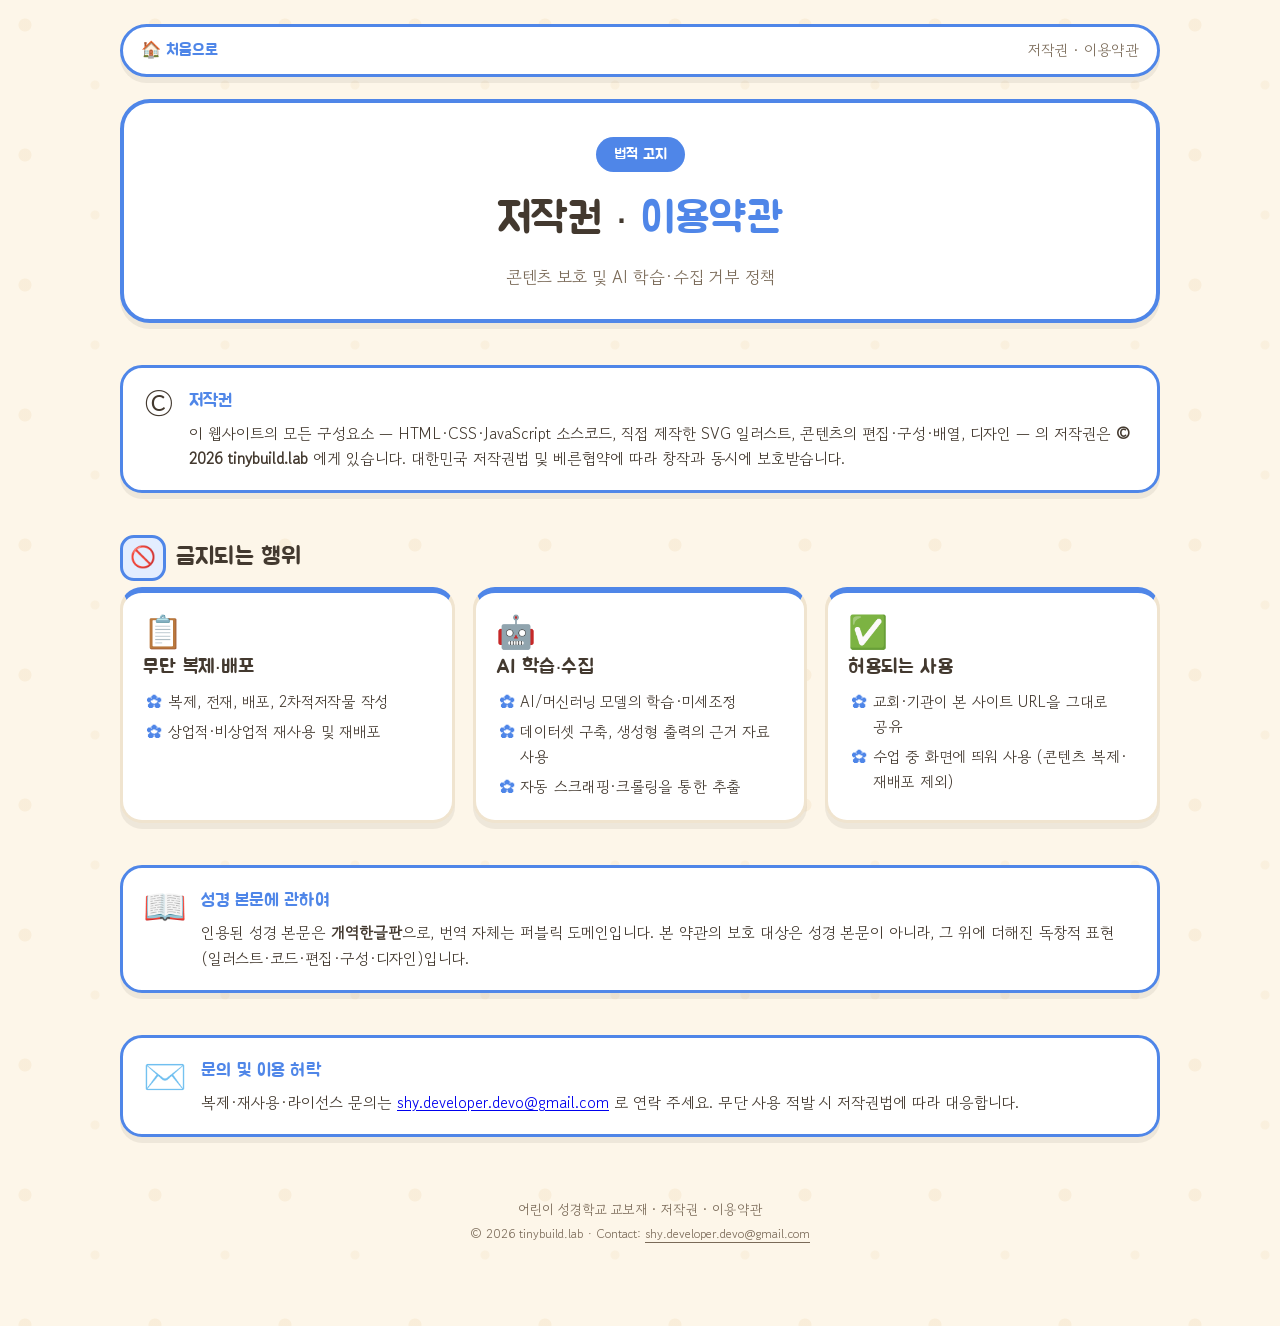
<file: terms.html>
<!DOCTYPE html>
<html lang="ko">
<head>
<meta charset="UTF-8">
<meta name="viewport" content="width=device-width, initial-scale=1.0">
<title>저작권 · 이용약관 | 한눈에 보는 성경 여행</title>
<meta name="description" content="한눈에 보는 성경 여행 어린이 성경학교 교보재의 저작권 및 이용약관, AI 학습·수집 거부 정책 안내.">
<meta name="robots" content="index, follow, noai, noimageai">
<link rel="canonical" href="https://devrnr.github.io/bible-school-web/terms.html">
<link rel="preconnect" href="https://fonts.googleapis.com">
<link href="https://fonts.googleapis.com/css2?family=Jua&family=Gowun+Dodum&display=swap" rel="stylesheet">
<link rel="stylesheet" href="assets/style.css">
</head>
<body data-theme="blue">
<div class="wrap">

  <nav class="topbar">
    <a class="home" href="index.html">처음으로</a>
    <span class="where">저작권 · 이용약관</span>
  </nav>

  <header class="page-header">
    <span class="chapter-badge">법적 고지</span>
    <h1>저작권 · <span class="hl">이용약관</span></h1>
    <p class="subtitle">콘텐츠 보호 및 AI 학습·수집 거부 정책</p>
  </header>

  <section class="section">
    <div class="point-box">
      <span class="big-ico">©️</span>
      <div>
        <h3>저작권</h3>
        <p>이 웹사이트의 모든 구성요소 — HTML·CSS·JavaScript 소스코드, 직접 제작한 SVG 일러스트,
        콘텐츠의 편집·구성·배열, 디자인 — 의 저작권은 <strong>© 2026 tinybuild.lab</strong> 에게 있습니다.
        대한민국 저작권법 및 베른협약에 따라 창작과 동시에 보호받습니다.</p>
      </div>
    </div>
  </section>

  <section class="section">
    <h2 class="section-title"><span class="emoji">🚫</span>금지되는 행위</h2>
    <div class="cards">
      <div class="card"><div class="card-icon">📋</div><h3>무단 복제·배포</h3>
        <ul><li>복제, 전재, 배포, 2차적저작물 작성</li><li>상업적·비상업적 재사용 및 재배포</li></ul></div>
      <div class="card"><div class="card-icon">🤖</div><h3>AI 학습·수집</h3>
        <ul><li>AI/머신러닝 모델의 학습·미세조정</li><li>데이터셋 구축, 생성형 출력의 근거 자료 사용</li><li>자동 스크래핑·크롤링을 통한 추출</li></ul></div>
      <div class="card"><div class="card-icon">✅</div><h3>허용되는 사용</h3>
        <ul><li>교회·기관이 본 사이트 URL을 그대로 공유</li><li>수업 중 화면에 띄워 사용 (콘텐츠 복제·재배포 제외)</li></ul></div>
    </div>
  </section>

  <section class="section">
    <div class="point-box">
      <span class="big-ico">📖</span>
      <div>
        <h3>성경 본문에 관하여</h3>
        <p>인용된 성경 본문은 <strong>개역한글판</strong>으로, 번역 자체는 퍼블릭 도메인입니다.
        본 약관의 보호 대상은 성경 본문이 아니라, 그 위에 더해진 독창적 표현
        (일러스트·코드·편집·구성·디자인)입니다.</p>
      </div>
    </div>
  </section>

  <section class="section">
    <div class="point-box">
      <span class="big-ico">✉️</span>
      <div>
        <h3>문의 및 이용 허락</h3>
        <p>복제·재사용·라이선스 문의는 <a href="mailto:shy.developer.devo@gmail.com">shy.developer.devo@gmail.com</a> 로 연락 주세요.
        무단 사용 적발 시 저작권법에 따라 대응합니다.</p>
      </div>
    </div>
  </section>

  <footer class="site-footer">
    어린이 성경학교 교보재 · 저작권 · 이용약관<br>
    <span class="copyright">© 2026 tinybuild.lab · Contact: <a href="mailto:shy.developer.devo@gmail.com">shy.developer.devo@gmail.com</a></span>
  </footer>
</div>
</body>
</html>
</file>
<file: assets/style.css>
/* ============================================
   어린이 성경학교 교보재 — 공통 스타일
   외부 이미지 없음: 모든 그림은 SVG/이모지/CSS
   ============================================ */

:root {
  --bg: #fdf6e9;
  --paper: #ffffff;
  --ink: #43392f;
  --ink-soft: #7a6a58;
  --accent: #5b8def;        /* 페이지별로 body[data-theme]가 덮어씀 */
  --accent-soft: #e3edff;
  --yellow: #ffd166;
  --line: #f0e4cf;
  --radius: 22px;
  --shadow: 0 6px 0 rgba(67, 57, 47, 0.08);
}

body[data-theme="blue"]   { --accent: #4f86e8; --accent-soft: #e3edff; }
body[data-theme="amber"]  { --accent: #e8950f; --accent-soft: #fff0d4; }
body[data-theme="pink"]   { --accent: #e0608f; --accent-soft: #ffe4ef; }
body[data-theme="purple"] { --accent: #8a63d2; --accent-soft: #efe7ff; }
body[data-theme="brown"]  { --accent: #bd6b2e; --accent-soft: #fbe8d5; }
body[data-theme="green"]  { --accent: #2da06f; --accent-soft: #ddf5e9; }
body[data-theme="red"]    { --accent: #db5a50; --accent-soft: #ffe5e1; }
body[data-theme="sky"]    { --accent: #2b9cd8; --accent-soft: #def2fd; }

* { box-sizing: border-box; }

html { scroll-behavior: smooth; }

body {
  margin: 0;
  background: var(--bg);
  color: var(--ink);
  font-family: "Gowun Dodum", "Apple SD Gothic Neo", "Malgun Gothic", sans-serif;
  font-size: 17px;
  line-height: 1.65;
  word-break: keep-all;          /* 한글은 단어 단위로 줄바꿈 */
  overflow-wrap: break-word;
  /* 은은한 물방울 무늬 배경 (CSS로만) */
  background-image:
    radial-gradient(circle at 25px 25px, rgba(232, 197, 138, 0.16) 6px, transparent 7px),
    radial-gradient(circle at 95px 85px, rgba(232, 197, 138, 0.12) 4px, transparent 5px);
  background-size: 130px 130px;
}

h1, h2, h3, .font-title {
  font-family: "Jua", "Apple SD Gothic Neo", sans-serif;
  font-weight: 400;
  letter-spacing: 0.01em;
}

.wrap {
  max-width: 1080px;
  margin: 0 auto;
  padding: 24px 20px 80px;
}

/* ---------- 상단 네비 ---------- */
.topbar {
  display: flex;
  align-items: center;
  justify-content: space-between;
  gap: 12px;
  padding: 10px 18px;
  margin-bottom: 22px;
  background: var(--paper);
  border: 3px solid var(--accent);
  border-radius: 999px;
  box-shadow: var(--shadow);
}
.topbar a {
  text-decoration: none;
  color: var(--accent);
  font-family: "Jua", sans-serif;
  font-size: 1.02rem;
}
.topbar .home::before { content: "🏠 "; }
.topbar .where { color: var(--ink-soft); font-size: 0.92rem; }

/* 교재 ↔ 슬라이드 전환 버튼 */
.view-switch { display: flex; gap: 8px; }
.view-switch a {
  font-family: "Jua", sans-serif;
  font-size: 0.88rem;
  text-decoration: none;
  background: var(--paper);
  color: var(--accent);
  border: 2px solid var(--accent);
  border-radius: 999px;
  padding: 5px 13px;
  transition: transform 0.15s ease;
}
.view-switch a:hover { transform: translateY(-2px); }
.view-switch a.active { background: var(--accent); color: #fff; }
.view-switch.fixed {
  position: fixed;
  top: 14px; right: 14px;
  z-index: 40;
}
.view-switch.fixed a { box-shadow: 0 2px 0 rgba(67, 57, 47, 0.12); }

/* ---------- 페이지 헤더 ---------- */
.page-header {
  position: relative;
  text-align: center;
  background: var(--paper);
  border: 4px solid var(--accent);
  border-radius: 30px;
  padding: 34px 22px 28px;
  margin-bottom: 34px;
  box-shadow: var(--shadow);
  overflow: hidden;
}
.page-header .chapter-badge {
  display: inline-block;
  background: var(--accent);
  color: #fff;
  font-family: "Jua", sans-serif;
  padding: 5px 18px;
  border-radius: 999px;
  font-size: 0.95rem;
  margin-bottom: 12px;
}
.page-header h1 {
  margin: 0 0 8px;
  font-size: clamp(1.9rem, 5vw, 2.7rem);
  color: var(--ink);
}
.page-header h1 .hl { color: var(--accent); }
.page-header .subtitle {
  margin: 0;
  color: var(--ink-soft);
  font-size: 1.06rem;
}
.page-header .slide-link {
  display: inline-block;
  margin-top: 14px;
  background: var(--yellow);
  color: #6b4d00;
  font-family: "Jua", sans-serif;
  text-decoration: none;
  border-radius: 999px;
  padding: 9px 22px;
  box-shadow: 0 3px 0 rgba(107, 77, 0, 0.25);
  transition: transform 0.15s ease;
}
.page-header .slide-link:hover { transform: scale(1.05); }
.page-header .hero-art { margin-top: 18px; }
.page-header .hero-art svg { max-width: 100%; height: auto; }

/* 헤더 떠다니는 장식 이모지 */
.floaty {
  position: absolute;
  font-size: 1.6rem;
  opacity: 0.85;
  animation: floaty 4.5s ease-in-out infinite;
  pointer-events: none;
}
.floaty.f2 { animation-delay: 1.2s; animation-duration: 5.2s; }
.floaty.f3 { animation-delay: 2.1s; animation-duration: 6s; }
.floaty.f4 { animation-delay: 0.6s; animation-duration: 5.6s; }
@keyframes floaty {
  0%, 100% { transform: translateY(0) rotate(-4deg); }
  50%      { transform: translateY(-14px) rotate(5deg); }
}

/* ---------- 섹션 ---------- */
.section { margin: 42px 0; }
.section-title {
  display: flex;
  align-items: center;
  gap: 10px;
  font-size: 1.5rem;
  margin: 0 0 6px;
  color: var(--ink);
}
.section-title .emoji {
  display: inline-grid;
  place-items: center;
  width: 46px;
  height: 46px;
  background: var(--accent-soft);
  border: 3px solid var(--accent);
  border-radius: 14px;
  font-size: 1.3rem;
  flex: none;
}
.section-desc { margin: 0 0 18px; color: var(--ink-soft); }

/* ---------- 카드 그리드 ---------- */
.cards {
  display: grid;
  grid-template-columns: repeat(auto-fill, minmax(290px, 1fr));
  gap: 18px;
}
.cards.wide { grid-template-columns: repeat(auto-fill, minmax(330px, 1fr)); }

.card {
  position: relative;
  background: var(--paper);
  border: 3px solid var(--line);
  border-top: 6px solid var(--accent);
  border-radius: var(--radius);
  padding: 20px 20px 16px;
  box-shadow: var(--shadow);
  transition: transform 0.25s ease, box-shadow 0.25s ease;
}
.card:hover {
  transform: translateY(-6px) rotate(-0.4deg);
  box-shadow: 0 12px 0 rgba(67, 57, 47, 0.1);
}
.card .card-num {
  position: absolute;
  top: -16px;
  left: 16px;
  width: 34px;
  height: 34px;
  display: grid;
  place-items: center;
  background: var(--accent);
  color: #fff;
  border-radius: 50%;
  font-family: "Jua", sans-serif;
  font-size: 1rem;
  box-shadow: 0 3px 0 rgba(67, 57, 47, 0.15);
}
.card .card-icon { font-size: 2rem; line-height: 1; margin-bottom: 6px; }
.card .card-art {
  margin: 6px 0 12px;
  border-radius: 14px;
  overflow: hidden;
  border: 2px solid var(--line);
  background: #fff;
}
.card .card-art svg { display: block; width: 100%; height: auto; }
.card h3 {
  margin: 0 0 2px;
  font-size: 1.25rem;
  color: var(--ink);
}
.card .card-meta {
  display: inline-block;
  background: var(--accent-soft);
  color: var(--accent);
  border-radius: 999px;
  padding: 2px 12px;
  font-size: 0.84rem;
  font-family: "Jua", sans-serif;
  margin-bottom: 8px;
}
.card .card-theme {
  font-family: "Jua", sans-serif;
  color: var(--accent);
  margin: 0 0 8px;
  font-size: 1.02rem;
}
.card ul {
  margin: 0;
  padding-left: 4px;
  list-style: none;
}
.card ul li {
  padding-left: 1.35em;
  position: relative;
  margin: 5px 0;
  font-size: 0.95rem;
}
.card ul li::before {
  content: "✿";
  position: absolute;
  left: 0;
  color: var(--accent);
}
.card .card-verse {
  margin: 12px 0 0;
  padding: 10px 12px;
  background: var(--accent-soft);
  border-radius: 12px;
  font-size: 0.9rem;
  color: var(--ink);
}
.card .card-verse strong { color: var(--accent); }

/* ---------- 흐름도 ---------- */
.flow {
  display: flex;
  flex-wrap: wrap;
  align-items: stretch;
  justify-content: center;
  gap: 8px 4px;
  padding: 22px 16px;
  background: var(--paper);
  border: 3px dashed var(--accent);
  border-radius: var(--radius);
}
.flow-step {
  display: flex;
  flex-direction: column;
  align-items: center;
  justify-content: flex-start;
  gap: 4px;
  min-width: 86px;
  padding: 12px 10px;
  background: var(--accent-soft);
  border-radius: 16px;
  text-align: center;
  transition: transform 0.2s ease;
}
.flow-step:hover { transform: scale(1.07); }
.flow-step .ico { font-size: 1.7rem; line-height: 1; }
.flow-step .label {
  font-family: "Jua", sans-serif;
  font-size: 0.95rem;
  color: var(--ink);
}
.flow-step .sub { font-size: 0.76rem; color: var(--ink-soft); line-height: 1.3; }
.flow-arrow {
  align-self: center;
  font-size: 1.4rem;
  color: var(--accent);
  animation: nudge 1.4s ease-in-out infinite;
}
@keyframes nudge {
  0%, 100% { transform: translateX(0); opacity: 0.6; }
  50%      { transform: translateX(6px); opacity: 1; }
}

/* ---------- 표 ---------- */
.table-wrap {
  overflow-x: auto;
  background: var(--paper);
  border: 3px solid var(--line);
  border-radius: var(--radius);
  box-shadow: var(--shadow);
  padding: 6px;
}
table {
  width: 100%;
  border-collapse: separate;
  border-spacing: 0;
  font-size: 0.95rem;
}
thead th {
  background: var(--accent);
  color: #fff;
  font-family: "Jua", sans-serif;
  font-weight: 400;
  padding: 12px 14px;
  text-align: left;
  white-space: nowrap;
}
thead th:first-child { border-radius: 14px 0 0 14px; }
thead th:last-child  { border-radius: 0 14px 14px 0; }
tbody td {
  padding: 11px 14px;
  border-bottom: 2px dashed var(--line);
  vertical-align: top;
}
tbody tr:last-child td { border-bottom: none; }
tbody tr:hover td:not([rowspan]) { background: var(--accent-soft); }
tbody td[rowspan]:hover { background: var(--accent-soft); }
td .chip {
  display: inline-block;
  background: var(--accent-soft);
  color: var(--accent);
  border-radius: 999px;
  padding: 1px 10px;
  font-size: 0.82rem;
  font-family: "Jua", sans-serif;
  white-space: nowrap;
}

/* ---------- 암송 구절 배너 ---------- */
.verse-banner {
  position: relative;
  background: linear-gradient(135deg, var(--accent), color-mix(in srgb, var(--accent) 65%, #ffffff));
  color: #fff;
  border-radius: var(--radius);
  padding: 30px 26px;
  text-align: center;
  overflow: hidden;
  box-shadow: var(--shadow);
}
.verse-banner .label {
  font-family: "Jua", sans-serif;
  background: rgba(255, 255, 255, 0.25);
  display: inline-block;
  border-radius: 999px;
  padding: 4px 16px;
  margin-bottom: 12px;
  font-size: 0.92rem;
}
.verse-banner blockquote {
  margin: 0 auto 6px;
  max-width: 640px;
  font-size: 1.25rem;
  font-family: "Jua", sans-serif;
  line-height: 1.6;
}
.verse-banner cite { font-style: normal; opacity: 0.9; font-size: 0.95rem; }
.verse-banner .spark {
  position: absolute;
  font-size: 1.2rem;
  animation: twinkle 2.2s ease-in-out infinite;
}
.verse-banner .spark.s2 { animation-delay: 0.7s; }
.verse-banner .spark.s3 { animation-delay: 1.4s; }
@keyframes twinkle {
  0%, 100% { opacity: 0.25; transform: scale(0.8) rotate(0deg); }
  50%      { opacity: 1; transform: scale(1.15) rotate(18deg); }
}

/* ---------- 골든벨 퀴즈 ---------- */
.quiz {
  background: var(--paper);
  border: 3px solid var(--yellow);
  border-radius: var(--radius);
  padding: 22px;
  box-shadow: var(--shadow);
}
.quiz-item { padding: 14px 0; border-bottom: 2px dashed var(--line); }
.quiz-item:last-child { border-bottom: none; }
.quiz-q {
  font-family: "Jua", sans-serif;
  font-size: 1.08rem;
  margin: 0 0 10px;
}
.quiz-q::before { content: "🔔 "; }
.quiz-toggle {
  font-family: "Jua", sans-serif;
  font-size: 0.95rem;
  border: none;
  background: var(--yellow);
  color: #6b4d00;
  border-radius: 999px;
  padding: 8px 20px;
  cursor: pointer;
  box-shadow: 0 3px 0 rgba(107, 77, 0, 0.25);
  transition: transform 0.15s ease;
}
.quiz-toggle:hover { transform: scale(1.05); }
.quiz-toggle:active { transform: translateY(2px); box-shadow: none; }
.quiz-a {
  display: none;
  margin: 12px 0 0;
  padding: 12px 16px;
  background: var(--accent-soft);
  border-left: 5px solid var(--accent);
  border-radius: 0 14px 14px 0;
}
.quiz-a.show { display: block; animation: pop 0.35s ease; }
@keyframes pop {
  0%   { transform: scale(0.85); opacity: 0; }
  70%  { transform: scale(1.04); }
  100% { transform: scale(1); opacity: 1; }
}

/* ---------- 포인트 박스 ---------- */
.point-box {
  display: flex;
  gap: 14px;
  align-items: flex-start;
  background: var(--paper);
  border: 3px solid var(--accent);
  border-radius: var(--radius);
  padding: 18px 20px;
  box-shadow: var(--shadow);
}
.point-box .big-ico { font-size: 2.2rem; line-height: 1; animation: floaty 4s ease-in-out infinite; }
.point-box h3 { margin: 0 0 4px; color: var(--accent); font-size: 1.15rem; }
.point-box p { margin: 0; font-size: 0.97rem; }

.point-grid {
  display: grid;
  grid-template-columns: repeat(auto-fit, minmax(220px, 1fr));
  gap: 14px;
}

/* ---------- 이전/다음 ---------- */
.page-nav {
  display: flex;
  justify-content: space-between;
  gap: 14px;
  margin-top: 52px;
}
.page-nav a {
  flex: 1;
  text-decoration: none;
  background: var(--paper);
  border: 3px solid var(--accent);
  color: var(--ink);
  border-radius: var(--radius);
  padding: 14px 18px;
  font-family: "Jua", sans-serif;
  box-shadow: var(--shadow);
  transition: transform 0.2s ease;
}
.page-nav a:hover { transform: translateY(-4px); }
.page-nav a.next { text-align: right; }
.page-nav a .dir { display: block; font-size: 0.82rem; color: var(--accent); }
.page-nav span.empty { flex: 1; }

/* ---------- index 전용 ---------- */
.menu-cards {
  display: grid;
  grid-template-columns: repeat(auto-fill, minmax(250px, 1fr));
  gap: 20px;
}
.menu-card {
  position: relative;
  display: block;
  text-decoration: none;
  color: var(--ink);
  background: var(--paper);
  border: 3px solid var(--mc, #4f86e8);
  border-radius: var(--radius);
  padding: 22px 20px 18px;
  box-shadow: var(--shadow);
  transition: transform 0.22s ease, box-shadow 0.22s ease;
  overflow: hidden;
}
.menu-card:hover { transform: translateY(-7px) rotate(-0.6deg); box-shadow: 0 13px 0 rgba(67,57,47,0.1); }
.menu-card .mc-num {
  position: absolute;
  top: 14px;
  right: 16px;
  font-family: "Jua", sans-serif;
  font-size: 2rem;
  color: var(--mc);
  opacity: 0.25;
}
.menu-card .mc-ico { font-size: 2.4rem; line-height: 1; display: block; margin-bottom: 8px; }
.menu-card h3 { margin: 0 0 4px; font-size: 1.3rem; color: var(--mc); }
.menu-card p { margin: 0; font-size: 0.9rem; color: var(--ink-soft); }
.menu-card .mc-go {
  display: inline-block;
  margin-top: 12px;
  font-family: "Jua", sans-serif;
  font-size: 0.88rem;
  color: var(--mc);
}
.menu-card:hover .mc-go { animation: nudge 1s ease-in-out infinite; }

/* ---------- 스크롤 등장 애니메이션 ----------
   기본은 항상 보임. JS가 준비되어 html에 .js-reveal을 붙인 뒤에만
   화면 밖 요소를 숨긴다 — JS 실패/지연 시에도 빈 화면이 되지 않음. */
.reveal { transition: opacity 0.6s ease, transform 0.6s ease; }
.js-reveal .reveal:not(.visible) { opacity: 0; transform: translateY(26px); }

/* ---------- SVG 일러스트 애니메이션 ---------- */
.anim-bob    { animation: bob 3.4s ease-in-out infinite; transform-origin: center; }
.anim-sway   { animation: sway 4s ease-in-out infinite; transform-origin: bottom center; }
.anim-spin   { animation: spin 14s linear infinite; transform-origin: center; }
.anim-blink  { animation: blink 2.6s ease-in-out infinite; }
.anim-fly    { animation: fly 7s ease-in-out infinite; }
.anim-draw   { stroke-dasharray: 600; stroke-dashoffset: 600; animation: draw 2.6s ease forwards 0.4s; }
@keyframes bob   { 0%,100% { transform: translateY(0) rotate(-1.5deg); } 50% { transform: translateY(-8px) rotate(1.5deg); } }
@keyframes sway  { 0%,100% { transform: rotate(-3deg); } 50% { transform: rotate(3deg); } }
@keyframes spin  { to { transform: rotate(360deg); } }
@keyframes blink { 0%,100% { opacity: 0.35; } 50% { opacity: 1; } }
@keyframes fly   { 0%,100% { transform: translate(0,0); } 25% { transform: translate(26px,-14px); } 50% { transform: translate(52px,0); } 75% { transform: translate(26px,-10px); } }
@keyframes draw  { to { stroke-dashoffset: 0; } }

/* ---------- 푸터 ---------- */
.site-footer {
  margin-top: 60px;
  text-align: center;
  color: var(--ink-soft);
  font-size: 0.85rem;
  line-height: 1.8;
}
.site-footer .copyright {
  font-size: 0.78rem;
}
.site-footer a {
  color: inherit;
  text-decoration: underline;
  text-underline-offset: 3px;
}

/* ---------- 모션 최소화 / 인쇄 ---------- */
@media (prefers-reduced-motion: reduce) {
  *, *::before, *::after { animation: none !important; transition: none !important; }
  .js-reveal .reveal { opacity: 1 !important; transform: none !important; }
}
@media print {
  body { background: #fff; }
  .topbar, .page-nav, .quiz-toggle { display: none; }
  .quiz-a { display: block; }
  .js-reveal .reveal { opacity: 1 !important; transform: none !important; }
  .card, .table-wrap, .flow { break-inside: avoid; }
}

@media (max-width: 560px) {
  body { font-size: 16px; }
  .page-header { padding: 26px 14px 22px; }
  .flow { padding: 16px 8px; }
  .flow-step { min-width: 74px; padding: 10px 6px; }
}
</file>
